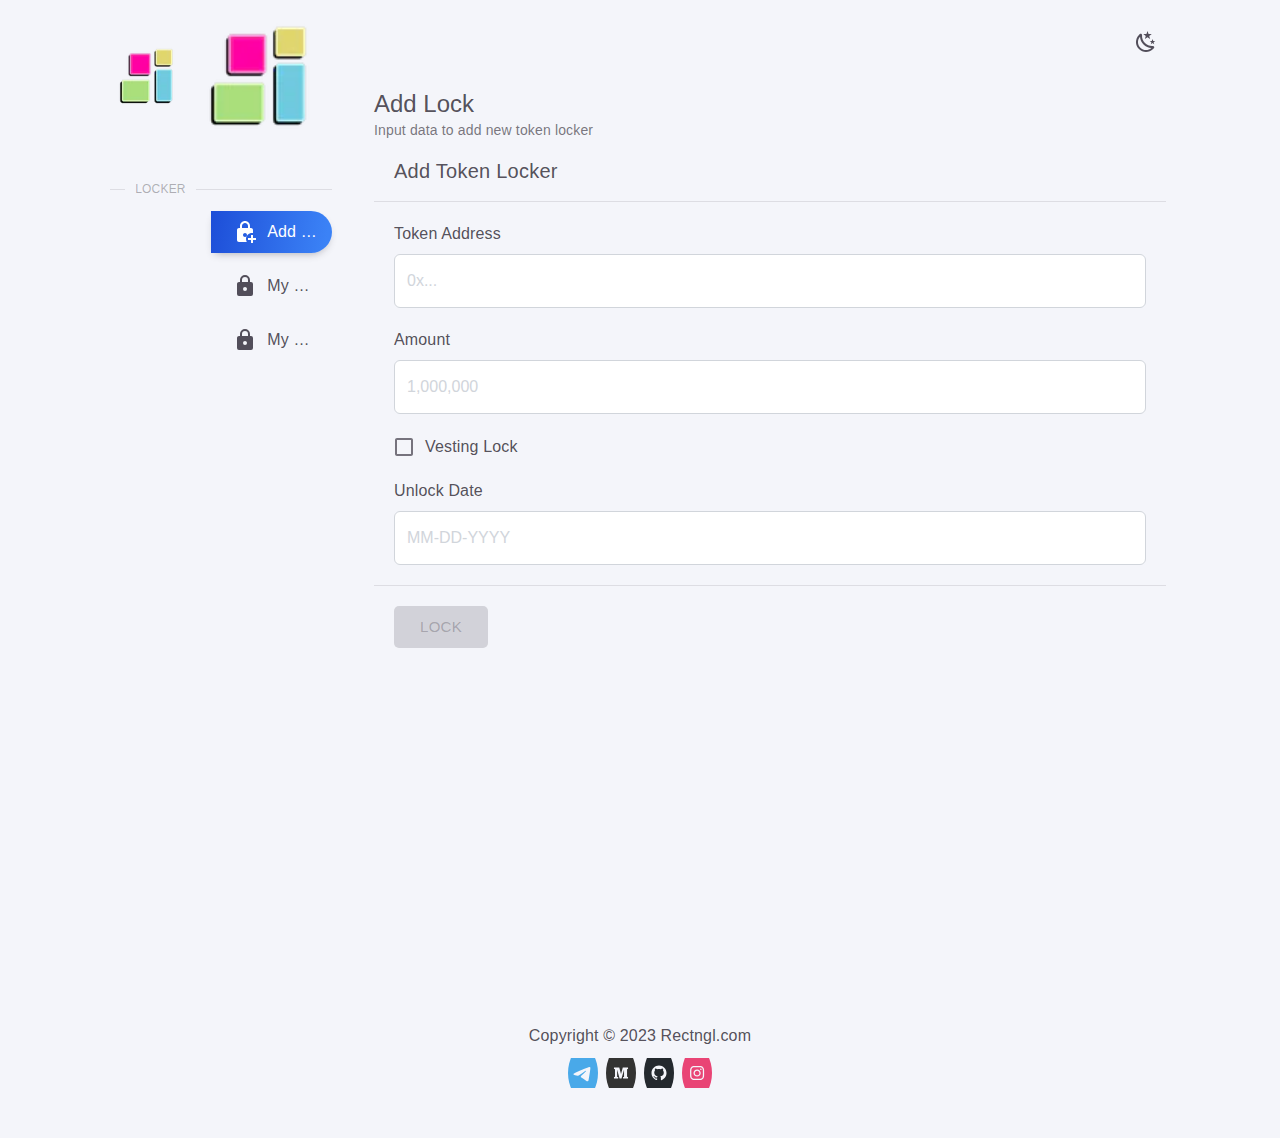
<file: index.html>
<!DOCTYPE html>
<html lang="en">

<head>
    <meta charSet="utf-8" />
    <meta name="keywords" content="The affordable and multi-chain locker liquidity solution" />
    <meta name="viewport" content="initial-scale=1, width=device-width" />
    <title>Rectngl | Dashboard - Add Lock</title>
    <meta name="robots" content="follow, index" />
    <meta content="The affordable and multi-chain locker liquidity solution" name="description" />
    <meta property="og:url" content="https://rectngl.com/dashboard/" />
    <link rel="canonical" href="https://rectngl.com/dashboard/" />
    <meta property="og:type" content="website" />
    <meta property="og:site_name" content="Dashboard - Add Lock" />
    <meta property="og:description" content="The affordable and multi-chain locker liquidity solution" />
    <meta property="og:title" content="Rectngl | Dashboard - Add Lock" />
    <meta name="image" property="og:image" content="https://rectngl.com/images/bckimg.jpg" />
    <meta name="twitter:card" content="summary_large_image" />
    <meta name="twitter:title" content="Rectngl | Dashboard - Add Lock" />
    <meta name="twitter:description" content="The affordable and multi-chain locker liquidity solution" />
    <meta name="twitter:image" content="https://rectngl.com/images/bckimg.jpg" />
    <link rel="apple-touch-icon" sizes="180x180" href="/favicon/apple-touch-icon.png" />
    <link rel="icon" type="image/png" sizes="32x32" href="/favicon/favicon-32x32.png" />
    <link rel="icon" type="image/png" sizes="16x16" href="/favicon/favicon-16x16.png" />
    <link rel="manifest" href="/favicon/site.webmanifest" />
    <link rel="mask-icon" href="/favicon/safari-pinned-tab.svg" color="#00e887" />
    <link rel="shortcut icon" href="/favicon/favicon.ico" />
    <meta name="msapplication-TileColor" content="#ffffff" />
    <meta name="msapplication-config" content="/favicon/browserconfig.xml" />
    <meta name="theme-color" content="#ffffff" />
    <meta name="next-head-count" content="26" />
    <link rel="preload" href="/fonts/inter-var-latin.woff2" as="font" type="font/woff2" crossorigin="anonymous" />
    <link rel="preload" href="/_next/static/css/8215ac2fe0c67ebb.css" as="style" />
    <link rel="stylesheet" href="/_next/static/css/8215ac2fe0c67ebb.css" data-n-g="" />
    <link rel="preload" href="/_next/static/css/30fd6dae99bf48e4.css" as="style" />
    <link rel="stylesheet" href="/_next/static/css/30fd6dae99bf48e4.css" data-n-p="" /><noscript data-n-css=""></noscript>
    <script defer="" nomodule="" src="/_next/static/chunks/polyfills-c67a75d1b6f99dc8.js"></script>
    <script src="/_next/static/chunks/webpack-d52315cf06cf307c.js" defer=""></script>
    <script src="/_next/static/chunks/framework-73b8966a3c579ab0.js" defer=""></script>
    <script src="/_next/static/chunks/main-97415fc6cc80246b.js" defer=""></script>
    <script src="/_next/static/chunks/pages/_app-23eaad8e90e7b843.js" defer=""></script>
    <script src="/_next/static/chunks/79-fabb301d0e613787.js" defer=""></script>
    <script src="/_next/static/chunks/681-d870401ecb7c9730.js" defer=""></script>
    <script src="/_next/static/chunks/198-3777fd0c9e7812b2.js" defer=""></script>
    <script src="/_next/static/chunks/497-120c131caf994e4e.js" defer=""></script>
    <script src="/_next/static/chunks/pages/dashboard-25904e5eebe1b02b.js" defer=""></script>
    <script src="/_next/static/Ey44yfsiRp0GQs-qNdhda/_buildManifest.js" defer=""></script>
    <script src="/_next/static/Ey44yfsiRp0GQs-qNdhda/_ssgManifest.js" defer=""></script>
    <style data-emotion="css-global 0"></style>
    <style data-emotion="css-global 1446tso">
        html {
            -webkit-font-smoothing: antialiased;
            -moz-osx-font-smoothing: grayscale;
            box-sizing: border-box;
            -webkit-text-size-adjust: 100%;
        }

        *,
        *::before,
        *::after {
            box-sizing: inherit;
        }

        strong,
        b {
            font-weight: 700;
        }

        body {
            margin: 0;
            color: rgba(58, 53, 65, 0.87);
            font-family: Inter, sans-serif, -apple-system, BlinkMacSystemFont, "Segoe UI", Roboto, "Helvetica Neue", Arial, sans-serif, "Apple Color Emoji", "Segoe UI Emoji", "Segoe UI Symbol";
            font-weight: 400;
            font-size: 1rem;
            line-height: 1.5;
            letter-spacing: 0.15px;
            background-color: #F4F5FA;
        }

        @media print {
            body {
                background-color: #FFF;
            }
        }

        body::backdrop {
            background-color: #F4F5FA;
        }
    </style>
    <style data-emotion="css-global anuvt4">
        .ps__rail-y {
            z-index: 1;
            right: 0 !important;
            left: auto !important;
        }

        .ps__rail-y:hover,
        .ps__rail-y:focus,
        .ps__rail-y.ps--clicking {
            background-color: #E4E5EB !important;
        }

        .ps__rail-y .ps__thumb-y {
            right: 3px !important;
            left: auto !important;
            background-color: #C2C4D1 !important;
        }

        .layout-vertical-nav .ps__rail-y .ps__thumb-y {
            width: 4px;
            background-color: #C2C4D1 !important;
        }

        .layout-vertical-nav .ps__rail-y:hover,
        .layout-vertical-nav .ps__rail-y:focus,
        .layout-vertical-nav .ps__rail-y.ps--clicking {
            background-color: transparent !important;
        }

        .layout-vertical-nav .ps__rail-y:hover .ps__thumb-y,
        .layout-vertical-nav .ps__rail-y:focus .ps__thumb-y,
        .layout-vertical-nav .ps__rail-y.ps--clicking .ps__thumb-y {
            width: 6px;
        }

        #nprogress {
            pointer-events: none;
        }

        #nprogress .bar {
            left: 0;
            top: 0;
            height: 3px;
            width: 100%;
            z-index: 2000;
            position: fixed;
            background-color: #3b82f6;
        }
    </style>
    <style data-emotion="css uinsfl agsicw 14dfcda zwaj9g 5k1n1y ku0lyd phkwyt 1t0xf0p 102l5x0 1jj11xz rykvey 1mjhz9d 1e88jm1 qe5jmm m3llm0 f4apo4 vubbuv v86rxk 1vq8avp 34b9xr 1omfavb 6h6gtn 12d2mry 10kuq41 s8crcf zyg32b oooqfj 1wxaqej f2gabn 4yvesp h2qpui 15j76c0 891gu0 11qjisw 5epnr8 xfjw6h 12evlce 1g0g456 1eabqmd 1t3csw4 1m9pwf3 11l6ixd 1hlxhdc o2td5y jt5oj2 sdi5m0 t9sz35">
        .css-uinsfl {
            height: 100%;
            display: -webkit-box;
            display: -webkit-flex;
            display: -ms-flexbox;
            display: flex;
        }

        .css-agsicw {
            -webkit-flex: 0 0 auto;
            -ms-flex: 0 0 auto;
            flex: 0 0 auto;
            overflow-x: hidden;
            -webkit-transition: width .25s ease-in-out;
            transition: width .25s ease-in-out;
            width: 260px;
        }

        .css-agsicw ul {
            list-style: none;
        }

        .css-agsicw .MuiListItem-gutters {
            padding-left: 4px;
            padding-right: 4px;
        }

        .css-agsicw .MuiDrawer-paper {
            left: unset;
            right: unset;
            overflow-x: hidden;
            -webkit-transition: width .25s ease-in-out, box-shadow .25s ease-in-out;
            transition: width .25s ease-in-out, box-shadow .25s ease-in-out;
        }

        .css-agsicw .MuiDrawer-paper {
            border-right: 0px solid;
            background-color: #F4F5FA;
        }

        .css-14dfcda {
            background-color: #FFF;
            color: rgba(58, 53, 65, 0.87);
            -webkit-transition: box-shadow 300ms cubic-bezier(0.4, 0, 0.2, 1) 0ms;
            transition: box-shadow 300ms cubic-bezier(0.4, 0, 0.2, 1) 0ms;
            box-shadow: none;
            background-image: none;
            overflow-y: auto;
            display: -webkit-box;
            display: -webkit-flex;
            display: -ms-flexbox;
            display: flex;
            -webkit-flex-direction: column;
            -ms-flex-direction: column;
            flex-direction: column;
            height: 100%;
            -webkit-flex: 1 0 auto;
            -ms-flex: 1 0 auto;
            flex: 1 0 auto;
            z-index: 1200;
            -webkit-overflow-scrolling: touch;
            position: fixed;
            top: 0;
            outline: 0;
            left: 0;
            border-right: 1px solid rgba(58, 53, 65, 0.12);
            width: 260px;
        }

        .css-zwaj9g {
            display: -webkit-box;
            display: -webkit-flex;
            display: -ms-flexbox;
            display: flex;
            -webkit-align-items: center;
            -webkit-box-align: center;
            -ms-flex-align: center;
            align-items: center;
            -webkit-box-pack: justify;
            -webkit-justify-content: space-between;
            justify-content: space-between;
            padding-right: 1.125rem;
            -webkit-transition: padding .25s ease-in-out;
            transition: padding .25s ease-in-out;
            min-height: 64px;
            padding-left: 0.75rem;
        }

        .css-5k1n1y {
            display: -webkit-box;
            display: -webkit-flex;
            display: -ms-flexbox;
            display: flex;
            -webkit-align-items: center;
            -webkit-box-align: center;
            -ms-flex-align: center;
            align-items: center;
            -webkit-text-decoration: none;
            text-decoration: none;
        }

        .css-ku0lyd {
            top: 50px;
            left: -8px;
            z-index: 2;
            height: 75px;
            display: none;
            position: absolute;
            pointer-events: none;
            width: calc(100% + 15px);
            background: linear-gradient(#F4F5FA 40%, rgba(244, 245, 250, 0.1) 95%, rgba(244, 245, 250, 0.05));
        }

        .css-ku0lyd.d-block {
            display: block;
        }

        .css-phkwyt {
            height: 100%;
            position: relative;
            overflow: hidden;
            padding-left: 0.75rem;
        }

        .css-1t0xf0p {
            height: 100%;
            display: -webkit-box;
            display: -webkit-flex;
            display: -ms-flexbox;
            display: flex;
            -webkit-flex-direction: column;
            -ms-flex-direction: column;
            flex-direction: column;
            -webkit-box-pack: justify;
            -webkit-justify-content: space-between;
            justify-content: space-between;
            padding-left: 0.5rem;
        }

        .css-102l5x0 {
            list-style: none;
            margin: 0;
            padding: 0;
            position: relative;
            padding-top: 8px;
            padding-bottom: 8px;
            -webkit-transition: padding .25s ease;
            transition: padding .25s ease;
            padding-right: 1.125rem;
        }

        .css-1jj11xz {
            box-sizing: border-box;
            line-height: 48px;
            list-style: none;
            color: rgba(58, 53, 65, 0.68);
            font-family: Inter, sans-serif, -apple-system, BlinkMacSystemFont, "Segoe UI", Roboto, "Helvetica Neue", Arial, sans-serif, "Apple Color Emoji", "Segoe UI Emoji", "Segoe UI Symbol";
            font-weight: 500;
            font-size: 0.875rem;
            padding-left: 16px;
            padding-right: 16px;
            position: -webkit-sticky;
            position: sticky;
            top: 0;
            z-index: 1;
            background-color: #FFF;
            font-weight: 600;
            text-transform: uppercase;
            color: rgba(58, 53, 65, 0.87);
            line-height: 1;
            display: -webkit-box;
            display: -webkit-flex;
            display: -ms-flexbox;
            display: flex;
            position: relative;
            margin-top: 1.75rem;
            margin-bottom: 0.5rem;
            background-color: transparent;
            -webkit-transition: padding-left .25s ease-in-out;
            transition: padding-left .25s ease-in-out;
            padding-left: 0rem;
            padding-right: 0rem;
            padding-top: 0.4375rem;
            padding-bottom: 0.4375rem;
            color: rgba(58, 53, 65, 0.38);
        }

        .css-1jj11xz .MuiDivider-root:before,
        .css-1jj11xz .MuiDivider-root:after,
        .css-1jj11xz hr {
            border-color: rgba(58, 53, 65, 0.12);
        }

        .css-rykvey {
            margin: 0;
            -webkit-flex-shrink: 0;
            -ms-flex-negative: 0;
            flex-shrink: 0;
            border-width: 0;
            border-style: solid;
            border-color: rgba(58, 53, 65, 0.12);
            border-bottom-width: thin;
            display: -webkit-box;
            display: -webkit-flex;
            display: -ms-flexbox;
            display: flex;
            white-space: nowrap;
            text-align: center;
            border: 0;
            margin: 0.5rem 0;
            margin: 0rem;
            width: 100%;
            line-height: normal;
            text-transform: uppercase;
        }

        .css-rykvey::before,
        .css-rykvey::after {
            position: relative;
            width: 100%;
            border-top: thin solid rgba(58, 53, 65, 0.12);
            top: 50%;
            content: "";
            -webkit-transform: translateY(50%);
            -moz-transform: translateY(50%);
            -ms-transform: translateY(50%);
            transform: translateY(50%);
        }

        .css-rykvey::before {
            width: 10%;
        }

        .css-rykvey::after {
            width: 90%;
        }

        .css-rykvey:before,
        .css-rykvey:after {
            top: 7px;
            -webkit-transform: none;
            -moz-transform: none;
            -ms-transform: none;
            transform: none;
        }

        .css-rykvey .MuiDivider-wrapper {
            padding-left: 0.625rem;
            padding-right: 0.625rem;
            font-size: 0.75rem;
            letter-spacing: 0.21px;
        }

        .css-1mjhz9d {
            display: inline-block;
            padding-left: calc(0.25rem * 1.2);
            padding-right: calc(0.25rem * 1.2);
        }

        .css-1e88jm1 {
            margin: 0;
            font-family: Inter, sans-serif, -apple-system, BlinkMacSystemFont, "Segoe UI", Roboto, "Helvetica Neue", Arial, sans-serif, "Apple Color Emoji", "Segoe UI Emoji", "Segoe UI Symbol";
            font-weight: 400;
            font-size: 1rem;
            line-height: 1.5;
            letter-spacing: 0.15px;
            color: rgba(58, 53, 65, 0.87);
            overflow: hidden;
            text-overflow: ellipsis;
            white-space: nowrap;
            font-size: 0.75rem;
            line-height: normal;
            letter-spacing: 0.21px;
            text-transform: uppercase;
            color: rgba(58, 53, 65, 0.38);
            font-weight: 500;
        }

        .css-qe5jmm {
            display: -webkit-box;
            display: -webkit-flex;
            display: -ms-flexbox;
            display: flex;
            -webkit-box-pack: start;
            -ms-flex-pack: start;
            -webkit-justify-content: flex-start;
            justify-content: flex-start;
            -webkit-align-items: center;
            -webkit-box-align: center;
            -ms-flex-align: center;
            align-items: center;
            position: relative;
            -webkit-text-decoration: none;
            text-decoration: none;
            width: 100%;
            box-sizing: border-box;
            text-align: left;
            margin-top: 0.375rem;
            padding-left: 0 !important;
            padding-right: 0 !important;
        }

        .css-qe5jmm.Mui-focusVisible {
            background-color: rgba(58, 53, 65, 0.12);
        }

        .css-qe5jmm.Mui-selected {
            background-color: rgba(59, 130, 246, 0.08);
        }

        .css-qe5jmm.Mui-selected.Mui-focusVisible {
            background-color: rgba(59, 130, 246, 0.2);
        }

        .css-qe5jmm.Mui-disabled {
            opacity: 0.38;
        }

        .css-m3llm0 {
            display: -webkit-inline-box;
            display: -webkit-inline-flex;
            display: -ms-inline-flexbox;
            display: inline-flex;
            -webkit-align-items: center;
            -webkit-box-align: center;
            -ms-flex-align: center;
            align-items: center;
            -webkit-box-pack: center;
            -ms-flex-pack: center;
            -webkit-justify-content: center;
            justify-content: center;
            position: relative;
            box-sizing: border-box;
            -webkit-tap-highlight-color: transparent;
            background-color: transparent;
            outline: 0;
            border: 0;
            margin: 0;
            border-radius: 0;
            padding: 0;
            cursor: pointer;
            -webkit-user-select: none;
            -moz-user-select: none;
            -ms-user-select: none;
            user-select: none;
            vertical-align: middle;
            -moz-appearance: none;
            -webkit-appearance: none;
            -webkit-text-decoration: none;
            text-decoration: none;
            color: inherit;
            display: -webkit-box;
            display: -webkit-flex;
            display: -ms-flexbox;
            display: flex;
            -webkit-box-flex: 1;
            -webkit-flex-grow: 1;
            -ms-flex-positive: 1;
            flex-grow: 1;
            -webkit-box-pack: start;
            -ms-flex-pack: start;
            -webkit-justify-content: flex-start;
            justify-content: flex-start;
            -webkit-align-items: center;
            -webkit-box-align: center;
            -ms-flex-align: center;
            align-items: center;
            position: relative;
            -webkit-text-decoration: none;
            text-decoration: none;
            min-width: 0;
            box-sizing: border-box;
            text-align: left;
            padding-top: 8px;
            padding-bottom: 8px;
            -webkit-transition: background-color 150ms cubic-bezier(0.4, 0, 0.2, 1) 0ms;
            transition: background-color 150ms cubic-bezier(0.4, 0, 0.2, 1) 0ms;
            padding-left: 16px;
            padding-right: 16px;
            width: 100%;
            border-top-right-radius: 100px;
            border-bottom-right-radius: 100px;
            color: rgba(58, 53, 65, 0.87);
            padding: 0.5625rem 0.875rem;
            -webkit-transition: opacity .25s ease-in-out;
            transition: opacity .25s ease-in-out;
            padding-left: 1.375rem;
            cursor: pointer;
        }

        .css-m3llm0::-moz-focus-inner {
            border-style: none;
        }

        .css-m3llm0.Mui-disabled {
            pointer-events: none;
            cursor: default;
        }

        @media print {
            .css-m3llm0 {
                -webkit-print-color-adjust: exact;
                color-adjust: exact;
            }
        }

        .css-m3llm0:hover {
            -webkit-text-decoration: none;
            text-decoration: none;
            background-color: rgba(58, 53, 65, 0.04);
        }

        @media (hover: none) {
            .css-m3llm0:hover {
                background-color: transparent;
            }
        }

        .css-m3llm0.Mui-selected {
            background-color: rgba(59, 130, 246, 0.08);
        }

        .css-m3llm0.Mui-selected.Mui-focusVisible {
            background-color: rgba(59, 130, 246, 0.2);
        }

        .css-m3llm0.Mui-selected:hover {
            background-color: rgba(59, 130, 246, 0.12);
        }

        @media (hover: none) {
            .css-m3llm0.Mui-selected:hover {
                background-color: rgba(59, 130, 246, 0.08);
            }
        }

        .css-m3llm0.Mui-focusVisible {
            background-color: rgba(58, 53, 65, 0.12);
        }

        .css-m3llm0.Mui-disabled {
            opacity: 0.38;
        }

        .css-m3llm0.active,
        .css-m3llm0.active:hover {
            box-shadow: 0px 4px 8px -4px rgba(58, 53, 65, 0.42);
            background-image: linear-gradient(98deg, #1d4ed8, #3b82f6 94%);
        }

        .css-m3llm0.active .MuiTypography-root,
        .css-m3llm0.active .MuiSvgIcon-root {
            color: #FFF !important;
        }

        .css-f4apo4 {
            min-width: 56px;
            color: rgba(58, 53, 65, 0.54);
            -webkit-flex-shrink: 0;
            -ms-flex-negative: 0;
            flex-shrink: 0;
            display: -webkit-inline-box;
            display: -webkit-inline-flex;
            display: -ms-inline-flexbox;
            display: inline-flex;
            min-width: 0;
            margin-right: 0.5625rem;
            color: rgba(58, 53, 65, 0.68);
            margin-right: 0.625rem;
            color: rgba(58, 53, 65, 0.87);
            -webkit-transition: margin .25s ease-in-out;
            transition: margin .25s ease-in-out;
        }

        .css-vubbuv {
            -webkit-user-select: none;
            -moz-user-select: none;
            -ms-user-select: none;
            user-select: none;
            width: 1em;
            height: 1em;
            display: inline-block;
            fill: currentColor;
            -webkit-flex-shrink: 0;
            -ms-flex-negative: 0;
            flex-shrink: 0;
            -webkit-transition: fill 200ms cubic-bezier(0.4, 0, 0.2, 1) 0ms;
            transition: fill 200ms cubic-bezier(0.4, 0, 0.2, 1) 0ms;
            font-size: 1.5rem;
        }

        .css-v86rxk {
            width: 100%;
            display: -webkit-box;
            display: -webkit-flex;
            display: -ms-flexbox;
            display: flex;
            -webkit-align-items: center;
            -webkit-box-align: center;
            -ms-flex-align: center;
            align-items: center;
            -webkit-box-pack: justify;
            -webkit-justify-content: space-between;
            justify-content: space-between;
            -webkit-transition: opacity .25s ease-in-out;
            transition: opacity .25s ease-in-out;
            overflow: hidden;
        }

        .css-1vq8avp {
            margin: 0;
            font-family: Inter, sans-serif, -apple-system, BlinkMacSystemFont, "Segoe UI", Roboto, "Helvetica Neue", Arial, sans-serif, "Apple Color Emoji", "Segoe UI Emoji", "Segoe UI Symbol";
            font-weight: 400;
            font-size: 1rem;
            line-height: 1.5;
            letter-spacing: 0.15px;
            color: rgba(58, 53, 65, 0.87);
            overflow: hidden;
            text-overflow: ellipsis;
            white-space: nowrap;
        }

        .css-34b9xr {
            -webkit-box-flex: 1;
            -webkit-flex-grow: 1;
            -ms-flex-positive: 1;
            flex-grow: 1;
            min-width: 0;
            display: -webkit-box;
            display: -webkit-flex;
            display: -ms-flexbox;
            display: flex;
            min-height: 100vh;
            -webkit-flex-direction: column;
            -ms-flex-direction: column;
            flex-direction: column;
        }

        .css-1omfavb {
            background-color: #FFF;
            color: rgba(58, 53, 65, 0.87);
            -webkit-transition: box-shadow 300ms cubic-bezier(0.4, 0, 0.2, 1) 0ms;
            transition: box-shadow 300ms cubic-bezier(0.4, 0, 0.2, 1) 0ms;
            box-shadow: none;
            background-image: none;
            display: -webkit-box;
            display: -webkit-flex;
            display: -ms-flexbox;
            display: flex;
            -webkit-flex-direction: column;
            -ms-flex-direction: column;
            flex-direction: column;
            width: 100%;
            box-sizing: border-box;
            -webkit-flex-shrink: 0;
            -ms-flex-negative: 0;
            flex-shrink: 0;
            position: static;
            background-color: #F5F5F5;
            color: rgba(0, 0, 0, 0.87);
            -webkit-transition: none;
            transition: none;
            -webkit-align-items: center;
            -webkit-box-align: center;
            -ms-flex-align: center;
            align-items: center;
            -webkit-box-pack: center;
            -ms-flex-pack: center;
            -webkit-justify-content: center;
            justify-content: center;
            padding: 0rem 1.5rem;
            background-color: transparent;
            color: rgba(58, 53, 65, 0.87);
            min-height: 64px;
        }

        @media (max-width:599.95px) {
            .css-1omfavb {
                padding-left: 1rem;
                padding-right: 1rem;
            }
        }

        .css-6h6gtn {
            position: relative;
            display: -webkit-box;
            display: -webkit-flex;
            display: -ms-flexbox;
            display: flex;
            -webkit-align-items: center;
            -webkit-box-align: center;
            -ms-flex-align: center;
            align-items: center;
            padding-left: 0.5rem;
            padding-right: 0.5rem;
            min-height: 64px;
            width: 100%;
            border-bottom-left-radius: 10px;
            border-bottom-right-radius: 10px;
            padding: 0rem !important;
            min-height: 64px !important;
            -webkit-transition: padding .25s ease-in-out, box-shadow .25s ease-in-out, backdrop-filter .25s ease-in-out, background-color .25s ease-in-out;
            transition: padding .25s ease-in-out, box-shadow .25s ease-in-out, backdrop-filter .25s ease-in-out, background-color .25s ease-in-out;
        }

        @media (min-width:600px) {
            .css-6h6gtn {
                padding-left: 0.75rem;
                padding-right: 0.75rem;
            }
        }

        @media (min-width:1440px) {
            .css-6h6gtn {
                max-width: calc(1440px - 1.5rem * 2);
            }
        }

        .css-12d2mry {
            width: 100%;
            display: -webkit-box;
            display: -webkit-flex;
            display: -ms-flexbox;
            display: flex;
            -webkit-align-items: center;
            -webkit-box-align: center;
            -ms-flex-align: center;
            align-items: center;
            -webkit-box-pack: justify;
            -webkit-justify-content: space-between;
            justify-content: space-between;
        }

        .css-10kuq41 {
            margin-right: 0.5rem;
            display: -webkit-box;
            display: -webkit-flex;
            display: -ms-flexbox;
            display: flex;
            -webkit-align-items: center;
            -webkit-box-align: center;
            -ms-flex-align: center;
            align-items: center;
        }

        .css-s8crcf {
            display: -webkit-inline-box;
            display: -webkit-inline-flex;
            display: -ms-inline-flexbox;
            display: inline-flex;
            -webkit-align-items: center;
            -webkit-box-align: center;
            -ms-flex-align: center;
            align-items: center;
            -webkit-box-pack: center;
            -ms-flex-pack: center;
            -webkit-justify-content: center;
            justify-content: center;
            position: relative;
            box-sizing: border-box;
            -webkit-tap-highlight-color: transparent;
            background-color: transparent;
            outline: 0;
            border: 0;
            margin: 0;
            border-radius: 0;
            padding: 0;
            cursor: pointer;
            -webkit-user-select: none;
            -moz-user-select: none;
            -ms-user-select: none;
            user-select: none;
            vertical-align: middle;
            -moz-appearance: none;
            -webkit-appearance: none;
            -webkit-text-decoration: none;
            text-decoration: none;
            color: inherit;
            text-align: center;
            -webkit-flex: 0 0 auto;
            -ms-flex: 0 0 auto;
            flex: 0 0 auto;
            font-size: 1.5rem;
            padding: 8px;
            border-radius: 50%;
            overflow: visible;
            color: rgba(58, 53, 65, 0.54);
            -webkit-transition: background-color 150ms cubic-bezier(0.4, 0, 0.2, 1) 0ms;
            transition: background-color 150ms cubic-bezier(0.4, 0, 0.2, 1) 0ms;
            color: inherit;
        }

        .css-s8crcf::-moz-focus-inner {
            border-style: none;
        }

        .css-s8crcf.Mui-disabled {
            pointer-events: none;
            cursor: default;
        }

        @media print {
            .css-s8crcf {
                -webkit-print-color-adjust: exact;
                color-adjust: exact;
            }
        }

        .css-s8crcf:hover {
            background-color: rgba(58, 53, 65, 0.04);
        }

        @media (hover: none) {
            .css-s8crcf:hover {
                background-color: transparent;
            }
        }

        .css-s8crcf.Mui-disabled {
            background-color: transparent;
            color: rgba(58, 53, 65, 0.3);
        }

        .css-zyg32b {
            -webkit-box-flex: 1;
            -webkit-flex-grow: 1;
            -ms-flex-positive: 1;
            flex-grow: 1;
            width: 100%;
            padding: 1.5rem;
            -webkit-transition: padding .25s ease-in-out;
            transition: padding .25s ease-in-out;
            margin-left: auto;
            margin-right: auto;
        }

        @media (max-width:599.95px) {
            .css-zyg32b {
                padding-left: 1rem;
                padding-right: 1rem;
            }
        }

        @media (min-width:1200px) {
            .css-zyg32b {
                max-width: 100%;
            }
        }

        @media (min-width:1440px) {
            .css-zyg32b {
                max-width: 1440px;
            }
        }

        .css-oooqfj .react-datepicker-popper {
            z-index: 5;
        }

        .css-oooqfj .react-datepicker-wrapper {
            width: 100%;
        }

        .css-oooqfj .react-datepicker {
            border: none;
            box-shadow: 0px 4px 5px -2px rgba(58, 53, 65, 0.2), 0px 7px 10px 1px rgba(58, 53, 65, 0.14), 0px 2px 16px 1px rgba(58, 53, 65, 0.12);
            padding: 0.5rem 0rem;
            color: rgba(58, 53, 65, 0.87);
            border-radius: 6px;
            font-family: Inter, sans-serif, -apple-system, BlinkMacSystemFont, "Segoe UI", Roboto, "Helvetica Neue", Arial, sans-serif, "Apple Color Emoji", "Segoe UI Emoji", "Segoe UI Symbol";
            background-color: #FFF;
        }

        .css-oooqfj .react-datepicker .react-datepicker__header {
            padding: 0;
            border: none;
            font-weight: normal;
            background-color: #FFF;
        }

        .css-oooqfj .react-datepicker .react-datepicker__header .react-datepicker__day-name {
            margin: 0;
        }

        .css-oooqfj .react-datepicker .react-datepicker-year-header {
            line-height: 2.1;
            margin-bottom: 0.5rem;
            color: rgba(58, 53, 65, 0.87);
        }

        .css-oooqfj .react-datepicker .react-datepicker__triangle {
            display: none;
        }

        .css-oooqfj .react-datepicker>.react-datepicker__navigation {
            top: 0.75rem;
        }

        .css-oooqfj .react-datepicker>.react-datepicker__navigation.react-datepicker__navigation--previous {
            border: none;
            background-image: url('data:image/svg+xml,%3Csvg xmlns=\'http://www.w3.org/2000/svg\' style=\'width:24px;height:24px\' viewBox=\'0 0 24 24\'%3E%3Cpath fill=\'rgba(58, 53, 65, 0.68)\' d=\'M15.41,16.58L10.83,12L15.41,7.41L14,6L8,12L14,18L15.41,16.58Z\' /%3E%3C/svg%3E');
            height: 24px;
            width: 24px;
        }

        .css-oooqfj .react-datepicker>.react-datepicker__navigation.react-datepicker__navigation--previous .react-datepicker__navigation-icon {
            display: none;
        }

        .css-oooqfj .react-datepicker>.react-datepicker__navigation.react-datepicker__navigation--next {
            border: none;
            background-image: url('data:image/svg+xml,%3Csvg xmlns=\'http://www.w3.org/2000/svg\' style=\'width:24px;height:24px\' viewBox=\'0 0 24 24\'%3E%3Cpath fill=\'rgba(58, 53, 65, 0.68)\' d=\'M8.59,16.58L13.17,12L8.59,7.41L10,6L16,12L10,18L8.59,16.58Z\' /%3E%3C/svg%3E');
            height: 24px;
            width: 24px;
        }

        .css-oooqfj .react-datepicker>.react-datepicker__navigation.react-datepicker__navigation--next .react-datepicker__navigation-icon {
            display: none;
        }

        .css-oooqfj .react-datepicker>.react-datepicker__navigation.react-datepicker__navigation--next--with-time {
            right: 122px;
        }

        .css-oooqfj .react-datepicker>.react-datepicker__navigation:focus,
        .css-oooqfj .react-datepicker>.react-datepicker__navigation:active {
            outline: 0;
        }

        .css-oooqfj .react-datepicker .react-datepicker__current-month {
            line-height: 2.1;
            font-size: 1rem;
            font-weight: normal;
            letter-spacing: 0.15px;
            margin-bottom: 0.5rem;
            color: rgba(58, 53, 65, 0.87);
        }

        .css-oooqfj .react-datepicker .react-datepicker__day-name {
            line-height: 1.5;
            width: 2.25rem;
            font-size: 0.75rem;
            letter-spacing: 0.4px;
            color: rgba(58, 53, 65, 0.68);
        }

        .css-oooqfj .react-datepicker .react-datepicker__day {
            margin: 0;
            width: 2.25rem;
            line-height: 2.75;
            height: 2.25rem;
            border-radius: 50%;
            color: rgba(58, 53, 65, 0.87);
        }

        .css-oooqfj .react-datepicker .react-datepicker__day.react-datepicker__day--selected,
        .css-oooqfj .react-datepicker .react-datepicker__day.react-datepicker__day--keyboard-selected {
            color: #FFF;
            background-color: #3b82f6 !important;
        }

        .css-oooqfj .react-datepicker .react-datepicker__day.react-datepicker__day--in-range,
        .css-oooqfj .react-datepicker .react-datepicker__day.react-datepicker__day--in-selecting-range {
            border-radius: 0;
            color: #3b82f6;
            background-color: rgba(59, 130, 246, 0.06) !important;
        }

        .css-oooqfj .react-datepicker .react-datepicker__day.react-datepicker__day--in-range:empty,
        .css-oooqfj .react-datepicker .react-datepicker__day.react-datepicker__day--in-selecting-range:empty {
            background-color: transparent !important;
        }

        .css-oooqfj .react-datepicker .react-datepicker__day.react-datepicker__day--selected.react-datepicker__day--in-selecting-range.react-datepicker__day--selecting-range-start,
        .css-oooqfj .react-datepicker .react-datepicker__day.react-datepicker__day--selected.react-datepicker__day--range-start.react-datepicker__day--in-range,
        .css-oooqfj .react-datepicker .react-datepicker__day.react-datepicker__day--range-start {
            border-top-left-radius: 50%;
            border-bottom-left-radius: 50%;
            color: #FFF;
            background-color: #3b82f6 !important;
        }

        .css-oooqfj .react-datepicker .react-datepicker__day.react-datepicker__day--range-end {
            border-top-right-radius: 50%;
            border-bottom-right-radius: 50%;
            color: #FFF;
            background-color: #3b82f6 !important;
        }

        .css-oooqfj .react-datepicker .react-datepicker__day:focus,
        .css-oooqfj .react-datepicker .react-datepicker__day:active {
            outline: 0;
        }

        .css-oooqfj .react-datepicker .react-datepicker__day.react-datepicker__day--outside-month {
            height: auto;
        }

        .css-oooqfj .react-datepicker .react-datepicker__day.react-datepicker__day--outside-month,
        .css-oooqfj .react-datepicker .react-datepicker__day.react-datepicker__day--disabled:not(.react-datepicker__day--selected) {
            color: rgba(58, 53, 65, 0.38);
        }

        .css-oooqfj .react-datepicker .react-datepicker__day.react-datepicker__day--outside-month:hover,
        .css-oooqfj .react-datepicker .react-datepicker__day.react-datepicker__day--disabled:not(.react-datepicker__day--selected):hover {
            background-color: transparent;
        }

        .css-oooqfj .react-datepicker .react-datepicker__day.react-datepicker__day--highlighted,
        .css-oooqfj .react-datepicker .react-datepicker__day.react-datepicker__day--highlighted:hover {
            color: #56CA00;
            background-color: rgba(86, 202, 0, 0.12);
        }

        .css-oooqfj .react-datepicker .react-datepicker__day.react-datepicker__day--today {
            font-weight: normal;
        }

        .css-oooqfj .react-datepicker .react-datepicker__header__dropdown .react-datepicker__month-dropdown-container:not(:last-child) {
            margin-right: 2rem;
        }

        .css-oooqfj .react-datepicker .react-datepicker__header__dropdown .react-datepicker__month-dropdown-container,
        .css-oooqfj .react-datepicker .react-datepicker__header__dropdown .react-datepicker__year-dropdown-container {
            margin-bottom: 1rem;
        }

        .css-oooqfj .react-datepicker .react-datepicker__header__dropdown .react-datepicker__month-read-view--selected-month,
        .css-oooqfj .react-datepicker .react-datepicker__header__dropdown .react-datepicker__year-read-view--selected-year {
            font-size: 0.875rem;
            margin-right: 0.25rem;
            color: rgba(58, 53, 65, 0.87);
        }

        .css-oooqfj .react-datepicker .react-datepicker__header__dropdown .react-datepicker__month-read-view:hover .react-datepicker__month-read-view--down-arrow,
        .css-oooqfj .react-datepicker .react-datepicker__header__dropdown .react-datepicker__year-read-view:hover .react-datepicker__year-read-view--down-arrow {
            border-top-color: rgba(58, 53, 65, 0.68);
            border-right-color: rgba(58, 53, 65, 0.68);
        }

        .css-oooqfj .react-datepicker .react-datepicker__header__dropdown .react-datepicker__month-read-view--down-arrow,
        .css-oooqfj .react-datepicker .react-datepicker__header__dropdown .react-datepicker__year-read-view--down-arrow {
            top: 4px;
            border-top-color: rgba(58, 53, 65, 0.38);
            border-right-color: rgba(58, 53, 65, 0.38);
        }

        .css-oooqfj .react-datepicker .react-datepicker__header__dropdown .react-datepicker__month-dropdown,
        .css-oooqfj .react-datepicker .react-datepicker__header__dropdown .react-datepicker__year-dropdown {
            padding-top: 0.375rem;
            padding-bottom: 0.375rem;
            border-color: rgba(58, 53, 65, 0.12);
            border-radius: 6px;
            background-color: #FFF;
            box-shadow: 0px 5px 5px -3px rgba(58, 53, 65, 0.2), 0px 8px 10px 1px rgba(58, 53, 65, 0.14), 0px 3px 14px 2px rgba(58, 53, 65, 0.12);
        }

        .css-oooqfj .react-datepicker .react-datepicker__header__dropdown .react-datepicker__month-option,
        .css-oooqfj .react-datepicker .react-datepicker__header__dropdown .react-datepicker__year-option {
            padding-top: 0.125rem;
            padding-bottom: 0.125rem;
        }

        .css-oooqfj .react-datepicker .react-datepicker__header__dropdown .react-datepicker__month-option:hover,
        .css-oooqfj .react-datepicker .react-datepicker__header__dropdown .react-datepicker__year-option:hover {
            background-color: rgba(58, 53, 65, 0.04);
        }

        .css-oooqfj .react-datepicker .react-datepicker__header__dropdown .react-datepicker__month-option.react-datepicker__month-option--selected_month {
            background-color: rgba(59, 130, 246, 0.08);
        }

        .css-oooqfj .react-datepicker .react-datepicker__header__dropdown .react-datepicker__month-option.react-datepicker__month-option--selected_month:hover {
            background-color: rgba(59, 130, 246, 0.12);
        }

        .css-oooqfj .react-datepicker .react-datepicker__header__dropdown .react-datepicker__month-option.react-datepicker__month-option--selected_month .react-datepicker__month-option--selected {
            display: none;
        }

        .css-oooqfj .react-datepicker .react-datepicker__header__dropdown .react-datepicker__year-option.react-datepicker__year-option--selected_year {
            background-color: rgba(59, 130, 246, 0.08);
        }

        .css-oooqfj .react-datepicker .react-datepicker__header__dropdown .react-datepicker__year-option.react-datepicker__year-option--selected_year:hover {
            background-color: rgba(59, 130, 246, 0.12);
        }

        .css-oooqfj .react-datepicker .react-datepicker__header__dropdown .react-datepicker__year-option.react-datepicker__year-option--selected_year .react-datepicker__year-option--selected {
            display: none;
        }

        .css-oooqfj .react-datepicker .react-datepicker__header__dropdown .react-datepicker__year-option .react-datepicker__navigation--years-upcoming {
            width: 9px;
            height: 9px;
            border-style: solid;
            border-width: 3px 3px 0 0;
            -webkit-transform: rotate(-45deg);
            -moz-transform: rotate(-45deg);
            -ms-transform: rotate(-45deg);
            transform: rotate(-45deg);
            border-top-color: rgba(58, 53, 65, 0.38);
            border-right-color: rgba(58, 53, 65, 0.38);
            margin: 0.6875rem auto 0rem;
        }

        .css-oooqfj .react-datepicker .react-datepicker__header__dropdown .react-datepicker__year-option:hover .react-datepicker__navigation--years-upcoming {
            border-top-color: rgba(58, 53, 65, 0.68);
            border-right-color: rgba(58, 53, 65, 0.68);
        }

        .css-oooqfj .react-datepicker .react-datepicker__header__dropdown .react-datepicker__year-option .react-datepicker__navigation--years-previous {
            width: 9px;
            height: 9px;
            border-style: solid;
            border-width: 0 0 3px 3px;
            -webkit-transform: rotate(-45deg);
            -moz-transform: rotate(-45deg);
            -ms-transform: rotate(-45deg);
            transform: rotate(-45deg);
            border-left-color: rgba(58, 53, 65, 0.38);
            border-bottom-color: rgba(58, 53, 65, 0.38);
            margin: 0rem auto 0.6875rem;
        }

        .css-oooqfj .react-datepicker .react-datepicker__header__dropdown .react-datepicker__year-option:hover .react-datepicker__navigation--years-previous {
            border-left-color: rgba(58, 53, 65, 0.68);
            border-bottom-color: rgba(58, 53, 65, 0.68);
        }

        .css-oooqfj .react-datepicker .react-datepicker__month {
            margin-top: 0.75rem;
        }

        @media (max-width:599.95px) {
            .css-oooqfj .react-datepicker .react-datepicker__month {
                margin-left: 0;
                margin-right: 0;
                margin-bottom: 0;
            }
        }

        .css-oooqfj .react-datepicker .react-datepicker__month .react-datepicker__month-text,
        .css-oooqfj .react-datepicker .react-datepicker__year .react-datepicker__month-text,
        .css-oooqfj .react-datepicker .react-datepicker__month .react-datepicker__year-text,
        .css-oooqfj .react-datepicker .react-datepicker__year .react-datepicker__year-text,
        .css-oooqfj .react-datepicker .react-datepicker__month .react-datepicker__quarter-text,
        .css-oooqfj .react-datepicker .react-datepicker__year .react-datepicker__quarter-text {
            height: 2rem;
            -webkit-align-items: center;
            -webkit-box-align: center;
            -ms-flex-align: center;
            align-items: center;
            display: -webkit-inline-box;
            display: -webkit-inline-flex;
            display: -ms-inline-flexbox;
            display: inline-flex;
            -webkit-box-pack: center;
            -ms-flex-pack: center;
            -webkit-justify-content: center;
            justify-content: center;
        }

        .css-oooqfj .react-datepicker .react-datepicker__month .react-datepicker__month-text:hover,
        .css-oooqfj .react-datepicker .react-datepicker__year .react-datepicker__month-text:hover,
        .css-oooqfj .react-datepicker .react-datepicker__month .react-datepicker__year-text:hover,
        .css-oooqfj .react-datepicker .react-datepicker__year .react-datepicker__year-text:hover,
        .css-oooqfj .react-datepicker .react-datepicker__month .react-datepicker__quarter-text:hover,
        .css-oooqfj .react-datepicker .react-datepicker__year .react-datepicker__quarter-text:hover {
            border-radius: 6px;
        }

        .css-oooqfj .react-datepicker .react-datepicker__month .react-datepicker__month-text:focus,
        .css-oooqfj .react-datepicker .react-datepicker__year .react-datepicker__month-text:focus,
        .css-oooqfj .react-datepicker .react-datepicker__month .react-datepicker__year-text:focus,
        .css-oooqfj .react-datepicker .react-datepicker__year .react-datepicker__year-text:focus,
        .css-oooqfj .react-datepicker .react-datepicker__month .react-datepicker__quarter-text:focus,
        .css-oooqfj .react-datepicker .react-datepicker__year .react-datepicker__quarter-text:focus,
        .css-oooqfj .react-datepicker .react-datepicker__month .react-datepicker__month-text:active,
        .css-oooqfj .react-datepicker .react-datepicker__year .react-datepicker__month-text:active,
        .css-oooqfj .react-datepicker .react-datepicker__month .react-datepicker__year-text:active,
        .css-oooqfj .react-datepicker .react-datepicker__year .react-datepicker__year-text:active,
        .css-oooqfj .react-datepicker .react-datepicker__month .react-datepicker__quarter-text:active,
        .css-oooqfj .react-datepicker .react-datepicker__year .react-datepicker__quarter-text:active {
            outline: 0;
        }

        .css-oooqfj .react-datepicker .react-datepicker__month .react-datepicker__quarter--selected,
        .css-oooqfj .react-datepicker .react-datepicker__year .react-datepicker__quarter--selected,
        .css-oooqfj .react-datepicker .react-datepicker__month .react-datepicker__year-text--selected,
        .css-oooqfj .react-datepicker .react-datepicker__year .react-datepicker__year-text--selected,
        .css-oooqfj .react-datepicker .react-datepicker__month .react-datepicker__month--selected,
        .css-oooqfj .react-datepicker .react-datepicker__year .react-datepicker__month--selected,
        .css-oooqfj .react-datepicker .react-datepicker__month .react-datepicker__quarter-text--keyboard-selected,
        .css-oooqfj .react-datepicker .react-datepicker__year .react-datepicker__quarter-text--keyboard-selected,
        .css-oooqfj .react-datepicker .react-datepicker__month .react-datepicker__month-text--keyboard-selected,
        .css-oooqfj .react-datepicker .react-datepicker__year .react-datepicker__month-text--keyboard-selected,
        .css-oooqfj .react-datepicker .react-datepicker__month .react-datepicker__year-text--keyboard-selected,
        .css-oooqfj .react-datepicker .react-datepicker__year .react-datepicker__year-text--keyboard-selected {
            color: #FFF;
            border-radius: 6px;
            background-color: #3b82f6 !important;
        }

        .css-oooqfj .react-datepicker .react-datepicker__month .react-datepicker__week-number,
        .css-oooqfj .react-datepicker .react-datepicker__year .react-datepicker__week-number {
            font-weight: 600;
            color: rgba(58, 53, 65, 0.87);
        }

        .css-oooqfj .react-datepicker .react-datepicker__year-wrapper {
            max-width: 205px;
            -webkit-box-pack: center;
            -ms-flex-pack: center;
            -webkit-justify-content: center;
            justify-content: center;
        }

        .css-oooqfj .react-datepicker .react-datepicker__input-time-container {
            display: -webkit-box;
            display: -webkit-flex;
            display: -ms-flexbox;
            display: flex;
            -webkit-align-items: center;
            -webkit-box-align: center;
            -ms-flex-align: center;
            align-items: center;
        }

        .css-oooqfj .react-datepicker .react-datepicker__today-button {
            border-radius: 1rem;
            margin: 0 1rem 0.3rem;
            color: #FFF;
            background-color: #3b82f6;
        }

        .css-oooqfj .react-datepicker .react-datepicker__time-container {
            border-left-color: rgba(58, 53, 65, 0.12);
        }

        .css-oooqfj .react-datepicker.react-datepicker--time-only,
        .css-oooqfj .react-datepicker .react-datepicker__time-container {
            width: 7rem;
            padding: 0.3rem 0rem;
        }

        .css-oooqfj .react-datepicker.react-datepicker--time-only .react-datepicker-time__header,
        .css-oooqfj .react-datepicker .react-datepicker__time-container .react-datepicker-time__header {
            margin-bottom: 0.75rem;
            color: rgba(58, 53, 65, 0.87);
            font-size: 0.875rem;
        }

        .css-oooqfj .react-datepicker.react-datepicker--time-only .react-datepicker__time,
        .css-oooqfj .react-datepicker .react-datepicker__time-container .react-datepicker__time {
            background: #FFF;
        }

        .css-oooqfj .react-datepicker.react-datepicker--time-only .react-datepicker__time .react-datepicker__time-box .react-datepicker__time-list-item--disabled,
        .css-oooqfj .react-datepicker .react-datepicker__time-container .react-datepicker__time .react-datepicker__time-box .react-datepicker__time-list-item--disabled {
            color: rgba(58, 53, 65, 0.38);
        }

        .css-oooqfj .react-datepicker.react-datepicker--time-only .react-datepicker__time-list-item,
        .css-oooqfj .react-datepicker .react-datepicker__time-container .react-datepicker__time-list-item {
            line-height: 1.75;
            height: auto !important;
            margin-left: 0.8rem;
            margin-right: 0.3rem;
            color: rgba(58, 53, 65, 0.87);
            border-radius: 6px;
        }

        .css-oooqfj .react-datepicker.react-datepicker--time-only .react-datepicker__time-list-item:focus,
        .css-oooqfj .react-datepicker .react-datepicker__time-container .react-datepicker__time-list-item:focus,
        .css-oooqfj .react-datepicker.react-datepicker--time-only .react-datepicker__time-list-item:active,
        .css-oooqfj .react-datepicker .react-datepicker__time-container .react-datepicker__time-list-item:active {
            outline: 0;
        }

        .css-oooqfj .react-datepicker.react-datepicker--time-only .react-datepicker__time-list-item:hover,
        .css-oooqfj .react-datepicker .react-datepicker__time-container .react-datepicker__time-list-item:hover {
            background-color: rgba(58, 53, 65, 0.04) !important;
        }

        .css-oooqfj .react-datepicker.react-datepicker--time-only .react-datepicker__time-list-item.react-datepicker__time-list-item--selected,
        .css-oooqfj .react-datepicker .react-datepicker__time-container .react-datepicker__time-list-item.react-datepicker__time-list-item--selected {
            color: #FFF !important;
            background-color: #3b82f6 !important;
        }

        .css-oooqfj .react-datepicker.react-datepicker--time-only .react-datepicker__time-box,
        .css-oooqfj .react-datepicker .react-datepicker__time-container .react-datepicker__time-box {
            width: 100%;
        }

        .css-oooqfj .react-datepicker.react-datepicker--time-only .react-datepicker__time-list::-webkit-scrollbar,
        .css-oooqfj .react-datepicker .react-datepicker__time-container .react-datepicker__time-list::-webkit-scrollbar {
            width: 8px;
        }

        .css-oooqfj .react-datepicker.react-datepicker--time-only .react-datepicker__time-list::-webkit-scrollbar-track,
        .css-oooqfj .react-datepicker .react-datepicker__time-container .react-datepicker__time-list::-webkit-scrollbar-track {
            background: #FFF;
        }

        .css-oooqfj .react-datepicker.react-datepicker--time-only .react-datepicker__time-list::-webkit-scrollbar-thumb,
        .css-oooqfj .react-datepicker .react-datepicker__time-container .react-datepicker__time-list::-webkit-scrollbar-thumb {
            background: #aaa;
            border-radius: 10px;
        }

        .css-oooqfj .react-datepicker.react-datepicker--time-only .react-datepicker__time-list::-webkit-scrollbar-thumb:hover,
        .css-oooqfj .react-datepicker .react-datepicker__time-container .react-datepicker__time-list::-webkit-scrollbar-thumb:hover {
            background: #999;
        }

        .css-oooqfj .react-datepicker.react-datepicker--time-only .react-datepicker__time-container {
            width: calc(7rem - 2px);
        }

        .css-oooqfj .react-datepicker .react-datepicker__day:hover,
        .css-oooqfj .react-datepicker .react-datepicker__month-text:hover,
        .css-oooqfj .react-datepicker .react-datepicker__quarter-text:hover,
        .css-oooqfj .react-datepicker .react-datepicker__year-text:hover {
            background-color: rgba(58, 53, 65, 0.04);
        }

        .css-oooqfj .react-datepicker__close-icon {
            padding-right: 1rem;
        }

        .css-oooqfj .react-datepicker__close-icon:after {
            width: unset;
            height: unset;
            font-size: 1.5rem;
            color: rgba(58, 53, 65, 0.87);
            background-color: transparent !important;
        }

        .css-1wxaqej {
            box-sizing: border-box;
            margin: 0;
            -webkit-flex-direction: row;
            -ms-flex-direction: row;
            flex-direction: row;
        }

        .css-f2gabn {
            margin: 0;
            font-family: Inter, sans-serif, -apple-system, BlinkMacSystemFont, "Segoe UI", Roboto, "Helvetica Neue", Arial, sans-serif, "Apple Color Emoji", "Segoe UI Emoji", "Segoe UI Symbol";
            font-weight: 500;
            font-size: 1.25rem;
            line-height: 1.334;
            letter-spacing: 0;
            color: rgba(58, 53, 65, 0.87);
        }

        @media (min-width:600px) {
            .css-f2gabn {
                font-size: 1.3118rem;
            }
        }

        @media (min-width:900px) {
            .css-f2gabn {
                font-size: 1.4993rem;
            }
        }

        @media (min-width:1200px) {
            .css-f2gabn {
                font-size: 1.4993rem;
            }
        }

        .css-4yvesp {
            margin: 0;
            font-family: Inter, sans-serif, -apple-system, BlinkMacSystemFont, "Segoe UI", Roboto, "Helvetica Neue", Arial, sans-serif, "Apple Color Emoji", "Segoe UI Emoji", "Segoe UI Symbol";
            font-weight: 400;
            font-size: 0.875rem;
            line-height: 1.5;
            letter-spacing: 0.15px;
            color: rgba(58, 53, 65, 0.68);
        }

        .css-h2qpui {
            box-sizing: border-box;
            display: -webkit-box;
            display: -webkit-flex;
            display: -ms-flexbox;
            display: flex;
            -webkit-box-flex-wrap: wrap;
            -webkit-flex-wrap: wrap;
            -ms-flex-wrap: wrap;
            flex-wrap: wrap;
            width: 100%;
            -webkit-flex-direction: row;
            -ms-flex-direction: row;
            flex-direction: row;
            margin-top: -1.5rem;
            width: calc(100% + 1.5rem);
            margin-left: -1.5rem;
        }

        .css-h2qpui>.MuiGrid-item {
            padding-top: 1.5rem;
        }

        .css-h2qpui>.MuiGrid-item {
            padding-left: 1.5rem;
        }

        .css-15j76c0 {
            box-sizing: border-box;
            margin: 0;
            -webkit-flex-direction: row;
            -ms-flex-direction: row;
            flex-direction: row;
            -webkit-flex-basis: 100%;
            -ms-flex-preferred-size: 100%;
            flex-basis: 100%;
            -webkit-box-flex: 0;
            -webkit-flex-grow: 0;
            -ms-flex-positive: 0;
            flex-grow: 0;
            max-width: 100%;
        }

        @media (min-width:600px) {
            .css-15j76c0 {
                -webkit-flex-basis: 100%;
                -ms-flex-preferred-size: 100%;
                flex-basis: 100%;
                -webkit-box-flex: 0;
                -webkit-flex-grow: 0;
                -ms-flex-positive: 0;
                flex-grow: 0;
                max-width: 100%;
            }
        }

        @media (min-width:900px) {
            .css-15j76c0 {
                -webkit-flex-basis: 100%;
                -ms-flex-preferred-size: 100%;
                flex-basis: 100%;
                -webkit-box-flex: 0;
                -webkit-flex-grow: 0;
                -ms-flex-positive: 0;
                flex-grow: 0;
                max-width: 100%;
            }
        }

        @media (min-width:1200px) {
            .css-15j76c0 {
                -webkit-flex-basis: 100%;
                -ms-flex-preferred-size: 100%;
                flex-basis: 100%;
                -webkit-box-flex: 0;
                -webkit-flex-grow: 0;
                -ms-flex-positive: 0;
                flex-grow: 0;
                max-width: 100%;
            }
        }

        @media (min-width:1536px) {
            .css-15j76c0 {
                -webkit-flex-basis: 100%;
                -ms-flex-preferred-size: 100%;
                flex-basis: 100%;
                -webkit-box-flex: 0;
                -webkit-flex-grow: 0;
                -ms-flex-positive: 0;
                flex-grow: 0;
                max-width: 100%;
            }
        }

        .css-891gu0 {
            display: -webkit-box;
            display: -webkit-flex;
            display: -ms-flexbox;
            display: flex;
            -webkit-align-items: center;
            -webkit-box-align: center;
            -ms-flex-align: center;
            align-items: center;
            padding: 16px;
            padding: 1.25rem;
        }

        .css-891gu0 .MuiCardHeader-title {
            line-height: 1;
            font-weight: 500;
            font-size: 1.25rem;
            letter-spacing: 0.0125em;
        }

        .css-891gu0 .MuiCardHeader-subheader {
            font-size: 0.875rem;
        }

        .css-891gu0+.MuiCardContent-root,
        .css-891gu0+.MuiCollapse-root .MuiCardContent-root {
            padding-top: 0;
        }

        .css-11qjisw {
            -webkit-flex: 1 1 auto;
            -ms-flex: 1 1 auto;
            flex: 1 1 auto;
        }

        .css-5epnr8 {
            margin: 0;
            font-family: Inter, sans-serif, -apple-system, BlinkMacSystemFont, "Segoe UI", Roboto, "Helvetica Neue", Arial, sans-serif, "Apple Color Emoji", "Segoe UI Emoji", "Segoe UI Symbol";
            font-weight: 500;
            font-size: 1.125rem;
            line-height: 1.6;
            letter-spacing: 0.15px;
            color: rgba(58, 53, 65, 0.87);
            display: block;
        }

        @media (min-width:600px) {
            .css-5epnr8 {
                font-size: 1.25rem;
            }
        }

        @media (min-width:900px) {
            .css-5epnr8 {
                font-size: 1.25rem;
            }
        }

        @media (min-width:1200px) {
            .css-5epnr8 {
                font-size: 1.25rem;
            }
        }

        .css-xfjw6h {
            margin: 0;
            -webkit-flex-shrink: 0;
            -ms-flex-negative: 0;
            flex-shrink: 0;
            border-width: 0;
            border-style: solid;
            border-color: rgba(58, 53, 65, 0.12);
            border-bottom-width: thin;
            margin: 0.5rem 0;
            margin: 0rem;
        }

        .css-12evlce {
            padding: 16px;
            padding: 1.25rem;
        }

        .css-12evlce:last-child {
            padding-bottom: 24px;
        }

        .css-12evlce+.MuiCardContent-root {
            padding-top: 0;
        }

        .css-12evlce:last-of-type {
            padding-bottom: 1.25rem;
        }

        .css-12evlce+.MuiCardActions-root {
            padding-top: 0;
        }

        .css-1g0g456 {
            box-sizing: border-box;
            display: -webkit-box;
            display: -webkit-flex;
            display: -ms-flexbox;
            display: flex;
            -webkit-box-flex-wrap: wrap;
            -webkit-flex-wrap: wrap;
            -ms-flex-wrap: wrap;
            flex-wrap: wrap;
            width: 100%;
            -webkit-flex-direction: row;
            -ms-flex-direction: row;
            flex-direction: row;
            margin-top: -1.25rem;
            width: calc(100% + 1.25rem);
            margin-left: -1.25rem;
        }

        .css-1g0g456>.MuiGrid-item {
            padding-top: 1.25rem;
        }

        .css-1g0g456>.MuiGrid-item {
            padding-left: 1.25rem;
        }

        .css-1eabqmd {
            display: -webkit-inline-box;
            display: -webkit-inline-flex;
            display: -ms-inline-flexbox;
            display: inline-flex;
            -webkit-align-items: center;
            -webkit-box-align: center;
            -ms-flex-align: center;
            align-items: center;
            cursor: pointer;
            vertical-align: middle;
            -webkit-tap-highlight-color: transparent;
            margin-left: -11px;
            margin-right: 16px;
        }

        .css-1eabqmd.Mui-disabled {
            cursor: default;
        }

        .css-1eabqmd .MuiFormControlLabel-label.Mui-disabled {
            color: rgba(58, 53, 65, 0.38);
        }

        .css-1eabqmd .MuiButtonBase-root {
            padding-top: 0rem;
            padding-bottom: 0rem;
        }

        .css-1t3csw4 {
            display: -webkit-inline-box;
            display: -webkit-inline-flex;
            display: -ms-inline-flexbox;
            display: inline-flex;
            -webkit-align-items: center;
            -webkit-box-align: center;
            -ms-flex-align: center;
            align-items: center;
            -webkit-box-pack: center;
            -ms-flex-pack: center;
            -webkit-justify-content: center;
            justify-content: center;
            position: relative;
            box-sizing: border-box;
            -webkit-tap-highlight-color: transparent;
            background-color: transparent;
            outline: 0;
            border: 0;
            margin: 0;
            border-radius: 0;
            padding: 0;
            cursor: pointer;
            -webkit-user-select: none;
            -moz-user-select: none;
            -ms-user-select: none;
            user-select: none;
            vertical-align: middle;
            -moz-appearance: none;
            -webkit-appearance: none;
            -webkit-text-decoration: none;
            text-decoration: none;
            color: inherit;
            padding: 9px;
            border-radius: 50%;
            color: rgba(58, 53, 65, 0.68);
        }

        .css-1t3csw4::-moz-focus-inner {
            border-style: none;
        }

        .css-1t3csw4.Mui-disabled {
            pointer-events: none;
            cursor: default;
        }

        @media print {
            .css-1t3csw4 {
                -webkit-print-color-adjust: exact;
                color-adjust: exact;
            }
        }

        .css-1t3csw4:hover {
            background-color: rgba(59, 130, 246, 0.04);
        }

        @media (hover: none) {
            .css-1t3csw4:hover {
                background-color: transparent;
            }
        }

        .css-1t3csw4.Mui-checked,
        .css-1t3csw4.MuiCheckbox-indeterminate {
            color: #3b82f6;
        }

        .css-1t3csw4.Mui-disabled {
            color: rgba(58, 53, 65, 0.3);
        }

        .css-1t3csw4.Mui-checked {
            color: rgb(59 130 246);
        }

        .css-1m9pwf3 {
            cursor: inherit;
            position: absolute;
            opacity: 0;
            width: 100%;
            height: 100%;
            top: 0;
            left: 0;
            margin: 0;
            padding: 0;
            z-index: 1;
        }

        .css-11l6ixd {
            margin: 0;
            font-family: Inter, sans-serif, -apple-system, BlinkMacSystemFont, "Segoe UI", Roboto, "Helvetica Neue", Arial, sans-serif, "Apple Color Emoji", "Segoe UI Emoji", "Segoe UI Symbol";
            font-weight: 400;
            font-size: 1rem;
            line-height: 1.5;
            letter-spacing: 0.15px;
            color: rgba(58, 53, 65, 0.87);
        }

        .css-1hlxhdc {
            display: -webkit-box;
            display: -webkit-flex;
            display: -ms-flexbox;
            display: flex;
            -webkit-align-items: center;
            -webkit-box-align: center;
            -ms-flex-align: center;
            align-items: center;
            padding: 8px;
            padding: 1.25rem;
        }

        .css-1hlxhdc>:not(:first-of-type) {
            margin-left: 8px;
        }

        .css-1hlxhdc.card-action-dense {
            padding: 0rem 0.625rem 0.625rem;
        }

        .MuiCard-root .MuiCardMedia-root+.css-1hlxhdc.card-action-dense {
            padding-top: 0.625rem;
        }

        .MuiCard-root .css-1hlxhdc.card-action-dense:first-of-type {
            padding-top: 1.25rem;
            padding-bottom: 1.25rem;
        }

        .MuiCard-root .css-1hlxhdc.card-action-dense:first-of-type+.MuiCardContent-root {
            padding-top: 0;
        }

        .MuiCard-root .css-1hlxhdc.card-action-dense:first-of-type+.MuiCardHeader-root {
            padding-top: 0;
        }

        .css-1hlxhdc .MuiButton-text {
            padding-left: 0.625rem;
            padding-right: 0.625rem;
        }

        .css-o2td5y {
            display: -webkit-inline-box;
            display: -webkit-inline-flex;
            display: -ms-inline-flexbox;
            display: inline-flex;
            -webkit-align-items: center;
            -webkit-box-align: center;
            -ms-flex-align: center;
            align-items: center;
            -webkit-box-pack: center;
            -ms-flex-pack: center;
            -webkit-justify-content: center;
            justify-content: center;
            position: relative;
            box-sizing: border-box;
            -webkit-tap-highlight-color: transparent;
            background-color: transparent;
            outline: 0;
            border: 0;
            margin: 0;
            border-radius: 0;
            padding: 0;
            cursor: pointer;
            -webkit-user-select: none;
            -moz-user-select: none;
            -ms-user-select: none;
            user-select: none;
            vertical-align: middle;
            -moz-appearance: none;
            -webkit-appearance: none;
            -webkit-text-decoration: none;
            text-decoration: none;
            color: inherit;
            font-family: Inter, sans-serif, -apple-system, BlinkMacSystemFont, "Segoe UI", Roboto, "Helvetica Neue", Arial, sans-serif, "Apple Color Emoji", "Segoe UI Emoji", "Segoe UI Symbol";
            font-weight: 500;
            font-size: 0.9375rem;
            line-height: 1.75;
            text-transform: uppercase;
            letter-spacing: 0.3px;
            color: #FFF;
            min-width: 64px;
            padding: 8px 22px;
            border-radius: 6px;
            -webkit-transition: background-color 250ms cubic-bezier(0.4, 0, 0.2, 1) 0ms, box-shadow 250ms cubic-bezier(0.4, 0, 0.2, 1) 0ms, border-color 250ms cubic-bezier(0.4, 0, 0.2, 1) 0ms, color 250ms cubic-bezier(0.4, 0, 0.2, 1) 0ms;
            transition: background-color 250ms cubic-bezier(0.4, 0, 0.2, 1) 0ms, box-shadow 250ms cubic-bezier(0.4, 0, 0.2, 1) 0ms, border-color 250ms cubic-bezier(0.4, 0, 0.2, 1) 0ms, color 250ms cubic-bezier(0.4, 0, 0.2, 1) 0ms;
            background-color: #3b82f6;
            box-shadow: 0px 3px 1px -2px rgba(58, 53, 65, 0.2), 0px 2px 2px 0px rgba(58, 53, 65, 0.14), 0px 1px 5px 0px rgba(58, 53, 65, 0.12);
            font-weight: 500;
            border-radius: 5px;
            line-height: 1.71;
            letter-spacing: 0.3px;
            padding: 0.46875rem 0.75rem;
            box-shadow: 0px 4px 8px -4px rgba(58, 53, 65, 0.42);
            padding: 0.46875rem 1.375rem;
            padding: 0.53125rem 1.375rem;
            margin-right: 0.5rem;
        }

        .css-o2td5y::-moz-focus-inner {
            border-style: none;
        }

        .css-o2td5y.Mui-disabled {
            pointer-events: none;
            cursor: default;
        }

        @media print {
            .css-o2td5y {
                -webkit-print-color-adjust: exact;
                color-adjust: exact;
            }
        }

        .css-o2td5y:hover {
            -webkit-text-decoration: none;
            text-decoration: none;
            background-color: #804BDF;
            box-shadow: 0px 6px 18px -8px rgba(58, 53, 65, 0.56);
        }

        @media (hover: none) {
            .css-o2td5y:hover {
                background-color: #3b82f6;
            }
        }

        .css-o2td5y:active {
            box-shadow: 0px 5px 5px -3px rgba(58, 53, 65, 0.2), 0px 8px 10px 1px rgba(58, 53, 65, 0.14), 0px 3px 14px 2px rgba(58, 53, 65, 0.12);
        }

        .css-o2td5y.Mui-focusVisible {
            box-shadow: 0px 2px 10px 0px rgba(58, 53, 65, 0.1);
        }

        .css-o2td5y.Mui-disabled {
            color: rgba(58, 53, 65, 0.3);
            box-shadow: none;
            background-color: rgba(58, 53, 65, 0.18);
        }

        .css-o2td5y.MuiButton-contained {
            padding: 0.53125rem 1.625rem;
        }

        .css-o2td5y.MuiButton-outlined {
            padding: 0.46875rem 1.5625rem;
        }

        .css-jt5oj2 {
            z-index: 11;
        }

        .css-jt5oj2 .react-datepicker-popper {
            z-index: 5;
        }

        .css-jt5oj2 .react-datepicker-wrapper {
            width: 100%;
        }

        .css-jt5oj2 .react-datepicker {
            border: none;
            box-shadow: 0px 4px 5px -2px rgba(58, 53, 65, 0.2), 0px 7px 10px 1px rgba(58, 53, 65, 0.14), 0px 2px 16px 1px rgba(58, 53, 65, 0.12);
            padding: 0.5rem 0rem;
            color: rgba(58, 53, 65, 0.87);
            border-radius: 6px;
            font-family: Inter, sans-serif, -apple-system, BlinkMacSystemFont, "Segoe UI", Roboto, "Helvetica Neue", Arial, sans-serif, "Apple Color Emoji", "Segoe UI Emoji", "Segoe UI Symbol";
            background-color: #FFF;
        }

        .css-jt5oj2 .react-datepicker .react-datepicker__header {
            padding: 0;
            border: none;
            font-weight: normal;
            background-color: #FFF;
        }

        .css-jt5oj2 .react-datepicker .react-datepicker__header .react-datepicker__day-name {
            margin: 0;
        }

        .css-jt5oj2 .react-datepicker .react-datepicker-year-header {
            line-height: 2.1;
            margin-bottom: 0.5rem;
            color: rgba(58, 53, 65, 0.87);
        }

        .css-jt5oj2 .react-datepicker .react-datepicker__triangle {
            display: none;
        }

        .css-jt5oj2 .react-datepicker>.react-datepicker__navigation {
            top: 0.75rem;
        }

        .css-jt5oj2 .react-datepicker>.react-datepicker__navigation.react-datepicker__navigation--previous {
            border: none;
            background-image: url('data:image/svg+xml,%3Csvg xmlns=\'http://www.w3.org/2000/svg\' style=\'width:24px;height:24px\' viewBox=\'0 0 24 24\'%3E%3Cpath fill=\'rgba(58, 53, 65, 0.68)\' d=\'M15.41,16.58L10.83,12L15.41,7.41L14,6L8,12L14,18L15.41,16.58Z\' /%3E%3C/svg%3E');
            height: 24px;
            width: 24px;
        }

        .css-jt5oj2 .react-datepicker>.react-datepicker__navigation.react-datepicker__navigation--previous .react-datepicker__navigation-icon {
            display: none;
        }

        .css-jt5oj2 .react-datepicker>.react-datepicker__navigation.react-datepicker__navigation--next {
            border: none;
            background-image: url('data:image/svg+xml,%3Csvg xmlns=\'http://www.w3.org/2000/svg\' style=\'width:24px;height:24px\' viewBox=\'0 0 24 24\'%3E%3Cpath fill=\'rgba(58, 53, 65, 0.68)\' d=\'M8.59,16.58L13.17,12L8.59,7.41L10,6L16,12L10,18L8.59,16.58Z\' /%3E%3C/svg%3E');
            height: 24px;
            width: 24px;
        }

        .css-jt5oj2 .react-datepicker>.react-datepicker__navigation.react-datepicker__navigation--next .react-datepicker__navigation-icon {
            display: none;
        }

        .css-jt5oj2 .react-datepicker>.react-datepicker__navigation.react-datepicker__navigation--next--with-time {
            right: 122px;
        }

        .css-jt5oj2 .react-datepicker>.react-datepicker__navigation:focus,
        .css-jt5oj2 .react-datepicker>.react-datepicker__navigation:active {
            outline: 0;
        }

        .css-jt5oj2 .react-datepicker .react-datepicker__current-month {
            line-height: 2.1;
            font-size: 1rem;
            font-weight: normal;
            letter-spacing: 0.15px;
            margin-bottom: 0.5rem;
            color: rgba(58, 53, 65, 0.87);
        }

        .css-jt5oj2 .react-datepicker .react-datepicker__day-name {
            line-height: 1.5;
            width: 2.25rem;
            font-size: 0.75rem;
            letter-spacing: 0.4px;
            color: rgba(58, 53, 65, 0.68);
        }

        .css-jt5oj2 .react-datepicker .react-datepicker__day {
            margin: 0;
            width: 2.25rem;
            line-height: 2.75;
            height: 2.25rem;
            border-radius: 50%;
            color: rgba(58, 53, 65, 0.87);
        }

        .css-jt5oj2 .react-datepicker .react-datepicker__day.react-datepicker__day--selected,
        .css-jt5oj2 .react-datepicker .react-datepicker__day.react-datepicker__day--keyboard-selected {
            color: #FFF;
            background-color: #3b82f6 !important;
        }

        .css-jt5oj2 .react-datepicker .react-datepicker__day.react-datepicker__day--in-range,
        .css-jt5oj2 .react-datepicker .react-datepicker__day.react-datepicker__day--in-selecting-range {
            border-radius: 0;
            color: #3b82f6;
            background-color: rgba(59, 130, 246, 0.06) !important;
        }

        .css-jt5oj2 .react-datepicker .react-datepicker__day.react-datepicker__day--in-range:empty,
        .css-jt5oj2 .react-datepicker .react-datepicker__day.react-datepicker__day--in-selecting-range:empty {
            background-color: transparent !important;
        }

        .css-jt5oj2 .react-datepicker .react-datepicker__day.react-datepicker__day--selected.react-datepicker__day--in-selecting-range.react-datepicker__day--selecting-range-start,
        .css-jt5oj2 .react-datepicker .react-datepicker__day.react-datepicker__day--selected.react-datepicker__day--range-start.react-datepicker__day--in-range,
        .css-jt5oj2 .react-datepicker .react-datepicker__day.react-datepicker__day--range-start {
            border-top-left-radius: 50%;
            border-bottom-left-radius: 50%;
            color: #FFF;
            background-color: #3b82f6 !important;
        }

        .css-jt5oj2 .react-datepicker .react-datepicker__day.react-datepicker__day--range-end {
            border-top-right-radius: 50%;
            border-bottom-right-radius: 50%;
            color: #FFF;
            background-color: #3b82f6 !important;
        }

        .css-jt5oj2 .react-datepicker .react-datepicker__day:focus,
        .css-jt5oj2 .react-datepicker .react-datepicker__day:active {
            outline: 0;
        }

        .css-jt5oj2 .react-datepicker .react-datepicker__day.react-datepicker__day--outside-month {
            height: auto;
        }

        .css-jt5oj2 .react-datepicker .react-datepicker__day.react-datepicker__day--outside-month,
        .css-jt5oj2 .react-datepicker .react-datepicker__day.react-datepicker__day--disabled:not(.react-datepicker__day--selected) {
            color: rgba(58, 53, 65, 0.38);
        }

        .css-jt5oj2 .react-datepicker .react-datepicker__day.react-datepicker__day--outside-month:hover,
        .css-jt5oj2 .react-datepicker .react-datepicker__day.react-datepicker__day--disabled:not(.react-datepicker__day--selected):hover {
            background-color: transparent;
        }

        .css-jt5oj2 .react-datepicker .react-datepicker__day.react-datepicker__day--highlighted,
        .css-jt5oj2 .react-datepicker .react-datepicker__day.react-datepicker__day--highlighted:hover {
            color: #56CA00;
            background-color: rgba(86, 202, 0, 0.12);
        }

        .css-jt5oj2 .react-datepicker .react-datepicker__day.react-datepicker__day--today {
            font-weight: normal;
        }

        .css-jt5oj2 .react-datepicker .react-datepicker__header__dropdown .react-datepicker__month-dropdown-container:not(:last-child) {
            margin-right: 2rem;
        }

        .css-jt5oj2 .react-datepicker .react-datepicker__header__dropdown .react-datepicker__month-dropdown-container,
        .css-jt5oj2 .react-datepicker .react-datepicker__header__dropdown .react-datepicker__year-dropdown-container {
            margin-bottom: 1rem;
        }

        .css-jt5oj2 .react-datepicker .react-datepicker__header__dropdown .react-datepicker__month-read-view--selected-month,
        .css-jt5oj2 .react-datepicker .react-datepicker__header__dropdown .react-datepicker__year-read-view--selected-year {
            font-size: 0.875rem;
            margin-right: 0.25rem;
            color: rgba(58, 53, 65, 0.87);
        }

        .css-jt5oj2 .react-datepicker .react-datepicker__header__dropdown .react-datepicker__month-read-view:hover .react-datepicker__month-read-view--down-arrow,
        .css-jt5oj2 .react-datepicker .react-datepicker__header__dropdown .react-datepicker__year-read-view:hover .react-datepicker__year-read-view--down-arrow {
            border-top-color: rgba(58, 53, 65, 0.68);
            border-right-color: rgba(58, 53, 65, 0.68);
        }

        .css-jt5oj2 .react-datepicker .react-datepicker__header__dropdown .react-datepicker__month-read-view--down-arrow,
        .css-jt5oj2 .react-datepicker .react-datepicker__header__dropdown .react-datepicker__year-read-view--down-arrow {
            top: 4px;
            border-top-color: rgba(58, 53, 65, 0.38);
            border-right-color: rgba(58, 53, 65, 0.38);
        }

        .css-jt5oj2 .react-datepicker .react-datepicker__header__dropdown .react-datepicker__month-dropdown,
        .css-jt5oj2 .react-datepicker .react-datepicker__header__dropdown .react-datepicker__year-dropdown {
            padding-top: 0.375rem;
            padding-bottom: 0.375rem;
            border-color: rgba(58, 53, 65, 0.12);
            border-radius: 6px;
            background-color: #FFF;
            box-shadow: 0px 5px 5px -3px rgba(58, 53, 65, 0.2), 0px 8px 10px 1px rgba(58, 53, 65, 0.14), 0px 3px 14px 2px rgba(58, 53, 65, 0.12);
        }

        .css-jt5oj2 .react-datepicker .react-datepicker__header__dropdown .react-datepicker__month-option,
        .css-jt5oj2 .react-datepicker .react-datepicker__header__dropdown .react-datepicker__year-option {
            padding-top: 0.125rem;
            padding-bottom: 0.125rem;
        }

        .css-jt5oj2 .react-datepicker .react-datepicker__header__dropdown .react-datepicker__month-option:hover,
        .css-jt5oj2 .react-datepicker .react-datepicker__header__dropdown .react-datepicker__year-option:hover {
            background-color: rgba(58, 53, 65, 0.04);
        }

        .css-jt5oj2 .react-datepicker .react-datepicker__header__dropdown .react-datepicker__month-option.react-datepicker__month-option--selected_month {
            background-color: rgba(59, 130, 246, 0.08);
        }

        .css-jt5oj2 .react-datepicker .react-datepicker__header__dropdown .react-datepicker__month-option.react-datepicker__month-option--selected_month:hover {
            background-color: rgba(59, 130, 246, 0.12);
        }

        .css-jt5oj2 .react-datepicker .react-datepicker__header__dropdown .react-datepicker__month-option.react-datepicker__month-option--selected_month .react-datepicker__month-option--selected {
            display: none;
        }

        .css-jt5oj2 .react-datepicker .react-datepicker__header__dropdown .react-datepicker__year-option.react-datepicker__year-option--selected_year {
            background-color: rgba(59, 130, 246, 0.08);
        }

        .css-jt5oj2 .react-datepicker .react-datepicker__header__dropdown .react-datepicker__year-option.react-datepicker__year-option--selected_year:hover {
            background-color: rgba(59, 130, 246, 0.12);
        }

        .css-jt5oj2 .react-datepicker .react-datepicker__header__dropdown .react-datepicker__year-option.react-datepicker__year-option--selected_year .react-datepicker__year-option--selected {
            display: none;
        }

        .css-jt5oj2 .react-datepicker .react-datepicker__header__dropdown .react-datepicker__year-option .react-datepicker__navigation--years-upcoming {
            width: 9px;
            height: 9px;
            border-style: solid;
            border-width: 3px 3px 0 0;
            -webkit-transform: rotate(-45deg);
            -moz-transform: rotate(-45deg);
            -ms-transform: rotate(-45deg);
            transform: rotate(-45deg);
            border-top-color: rgba(58, 53, 65, 0.38);
            border-right-color: rgba(58, 53, 65, 0.38);
            margin: 0.6875rem auto 0rem;
        }

        .css-jt5oj2 .react-datepicker .react-datepicker__header__dropdown .react-datepicker__year-option:hover .react-datepicker__navigation--years-upcoming {
            border-top-color: rgba(58, 53, 65, 0.68);
            border-right-color: rgba(58, 53, 65, 0.68);
        }

        .css-jt5oj2 .react-datepicker .react-datepicker__header__dropdown .react-datepicker__year-option .react-datepicker__navigation--years-previous {
            width: 9px;
            height: 9px;
            border-style: solid;
            border-width: 0 0 3px 3px;
            -webkit-transform: rotate(-45deg);
            -moz-transform: rotate(-45deg);
            -ms-transform: rotate(-45deg);
            transform: rotate(-45deg);
            border-left-color: rgba(58, 53, 65, 0.38);
            border-bottom-color: rgba(58, 53, 65, 0.38);
            margin: 0rem auto 0.6875rem;
        }

        .css-jt5oj2 .react-datepicker .react-datepicker__header__dropdown .react-datepicker__year-option:hover .react-datepicker__navigation--years-previous {
            border-left-color: rgba(58, 53, 65, 0.68);
            border-bottom-color: rgba(58, 53, 65, 0.68);
        }

        .css-jt5oj2 .react-datepicker .react-datepicker__month {
            margin-top: 0.75rem;
        }

        @media (max-width:599.95px) {
            .css-jt5oj2 .react-datepicker .react-datepicker__month {
                margin-left: 0;
                margin-right: 0;
                margin-bottom: 0;
            }
        }

        .css-jt5oj2 .react-datepicker .react-datepicker__month .react-datepicker__month-text,
        .css-jt5oj2 .react-datepicker .react-datepicker__year .react-datepicker__month-text,
        .css-jt5oj2 .react-datepicker .react-datepicker__month .react-datepicker__year-text,
        .css-jt5oj2 .react-datepicker .react-datepicker__year .react-datepicker__year-text,
        .css-jt5oj2 .react-datepicker .react-datepicker__month .react-datepicker__quarter-text,
        .css-jt5oj2 .react-datepicker .react-datepicker__year .react-datepicker__quarter-text {
            height: 2rem;
            -webkit-align-items: center;
            -webkit-box-align: center;
            -ms-flex-align: center;
            align-items: center;
            display: -webkit-inline-box;
            display: -webkit-inline-flex;
            display: -ms-inline-flexbox;
            display: inline-flex;
            -webkit-box-pack: center;
            -ms-flex-pack: center;
            -webkit-justify-content: center;
            justify-content: center;
        }

        .css-jt5oj2 .react-datepicker .react-datepicker__month .react-datepicker__month-text:hover,
        .css-jt5oj2 .react-datepicker .react-datepicker__year .react-datepicker__month-text:hover,
        .css-jt5oj2 .react-datepicker .react-datepicker__month .react-datepicker__year-text:hover,
        .css-jt5oj2 .react-datepicker .react-datepicker__year .react-datepicker__year-text:hover,
        .css-jt5oj2 .react-datepicker .react-datepicker__month .react-datepicker__quarter-text:hover,
        .css-jt5oj2 .react-datepicker .react-datepicker__year .react-datepicker__quarter-text:hover {
            border-radius: 6px;
        }

        .css-jt5oj2 .react-datepicker .react-datepicker__month .react-datepicker__month-text:focus,
        .css-jt5oj2 .react-datepicker .react-datepicker__year .react-datepicker__month-text:focus,
        .css-jt5oj2 .react-datepicker .react-datepicker__month .react-datepicker__year-text:focus,
        .css-jt5oj2 .react-datepicker .react-datepicker__year .react-datepicker__year-text:focus,
        .css-jt5oj2 .react-datepicker .react-datepicker__month .react-datepicker__quarter-text:focus,
        .css-jt5oj2 .react-datepicker .react-datepicker__year .react-datepicker__quarter-text:focus,
        .css-jt5oj2 .react-datepicker .react-datepicker__month .react-datepicker__month-text:active,
        .css-jt5oj2 .react-datepicker .react-datepicker__year .react-datepicker__month-text:active,
        .css-jt5oj2 .react-datepicker .react-datepicker__month .react-datepicker__year-text:active,
        .css-jt5oj2 .react-datepicker .react-datepicker__year .react-datepicker__year-text:active,
        .css-jt5oj2 .react-datepicker .react-datepicker__month .react-datepicker__quarter-text:active,
        .css-jt5oj2 .react-datepicker .react-datepicker__year .react-datepicker__quarter-text:active {
            outline: 0;
        }

        .css-jt5oj2 .react-datepicker .react-datepicker__month .react-datepicker__quarter--selected,
        .css-jt5oj2 .react-datepicker .react-datepicker__year .react-datepicker__quarter--selected,
        .css-jt5oj2 .react-datepicker .react-datepicker__month .react-datepicker__year-text--selected,
        .css-jt5oj2 .react-datepicker .react-datepicker__year .react-datepicker__year-text--selected,
        .css-jt5oj2 .react-datepicker .react-datepicker__month .react-datepicker__month--selected,
        .css-jt5oj2 .react-datepicker .react-datepicker__year .react-datepicker__month--selected,
        .css-jt5oj2 .react-datepicker .react-datepicker__month .react-datepicker__quarter-text--keyboard-selected,
        .css-jt5oj2 .react-datepicker .react-datepicker__year .react-datepicker__quarter-text--keyboard-selected,
        .css-jt5oj2 .react-datepicker .react-datepicker__month .react-datepicker__month-text--keyboard-selected,
        .css-jt5oj2 .react-datepicker .react-datepicker__year .react-datepicker__month-text--keyboard-selected,
        .css-jt5oj2 .react-datepicker .react-datepicker__month .react-datepicker__year-text--keyboard-selected,
        .css-jt5oj2 .react-datepicker .react-datepicker__year .react-datepicker__year-text--keyboard-selected {
            color: #FFF;
            border-radius: 6px;
            background-color: #3b82f6 !important;
        }

        .css-jt5oj2 .react-datepicker .react-datepicker__month .react-datepicker__week-number,
        .css-jt5oj2 .react-datepicker .react-datepicker__year .react-datepicker__week-number {
            font-weight: 600;
            color: rgba(58, 53, 65, 0.87);
        }

        .css-jt5oj2 .react-datepicker .react-datepicker__year-wrapper {
            max-width: 205px;
            -webkit-box-pack: center;
            -ms-flex-pack: center;
            -webkit-justify-content: center;
            justify-content: center;
        }

        .css-jt5oj2 .react-datepicker .react-datepicker__input-time-container {
            display: -webkit-box;
            display: -webkit-flex;
            display: -ms-flexbox;
            display: flex;
            -webkit-align-items: center;
            -webkit-box-align: center;
            -ms-flex-align: center;
            align-items: center;
        }

        .css-jt5oj2 .react-datepicker .react-datepicker__today-button {
            border-radius: 1rem;
            margin: 0 1rem 0.3rem;
            color: #FFF;
            background-color: #3b82f6;
        }

        .css-jt5oj2 .react-datepicker .react-datepicker__time-container {
            border-left-color: rgba(58, 53, 65, 0.12);
        }

        .css-jt5oj2 .react-datepicker.react-datepicker--time-only,
        .css-jt5oj2 .react-datepicker .react-datepicker__time-container {
            width: 7rem;
            padding: 0.3rem 0rem;
        }

        .css-jt5oj2 .react-datepicker.react-datepicker--time-only .react-datepicker-time__header,
        .css-jt5oj2 .react-datepicker .react-datepicker__time-container .react-datepicker-time__header {
            margin-bottom: 0.75rem;
            color: rgba(58, 53, 65, 0.87);
            font-size: 0.875rem;
        }

        .css-jt5oj2 .react-datepicker.react-datepicker--time-only .react-datepicker__time,
        .css-jt5oj2 .react-datepicker .react-datepicker__time-container .react-datepicker__time {
            background: #FFF;
        }

        .css-jt5oj2 .react-datepicker.react-datepicker--time-only .react-datepicker__time .react-datepicker__time-box .react-datepicker__time-list-item--disabled,
        .css-jt5oj2 .react-datepicker .react-datepicker__time-container .react-datepicker__time .react-datepicker__time-box .react-datepicker__time-list-item--disabled {
            color: rgba(58, 53, 65, 0.38);
        }

        .css-jt5oj2 .react-datepicker.react-datepicker--time-only .react-datepicker__time-list-item,
        .css-jt5oj2 .react-datepicker .react-datepicker__time-container .react-datepicker__time-list-item {
            line-height: 1.75;
            height: auto !important;
            margin-left: 0.8rem;
            margin-right: 0.3rem;
            color: rgba(58, 53, 65, 0.87);
            border-radius: 6px;
        }

        .css-jt5oj2 .react-datepicker.react-datepicker--time-only .react-datepicker__time-list-item:focus,
        .css-jt5oj2 .react-datepicker .react-datepicker__time-container .react-datepicker__time-list-item:focus,
        .css-jt5oj2 .react-datepicker.react-datepicker--time-only .react-datepicker__time-list-item:active,
        .css-jt5oj2 .react-datepicker .react-datepicker__time-container .react-datepicker__time-list-item:active {
            outline: 0;
        }

        .css-jt5oj2 .react-datepicker.react-datepicker--time-only .react-datepicker__time-list-item:hover,
        .css-jt5oj2 .react-datepicker .react-datepicker__time-container .react-datepicker__time-list-item:hover {
            background-color: rgba(58, 53, 65, 0.04) !important;
        }

        .css-jt5oj2 .react-datepicker.react-datepicker--time-only .react-datepicker__time-list-item.react-datepicker__time-list-item--selected,
        .css-jt5oj2 .react-datepicker .react-datepicker__time-container .react-datepicker__time-list-item.react-datepicker__time-list-item--selected {
            color: #FFF !important;
            background-color: #3b82f6 !important;
        }

        .css-jt5oj2 .react-datepicker.react-datepicker--time-only .react-datepicker__time-box,
        .css-jt5oj2 .react-datepicker .react-datepicker__time-container .react-datepicker__time-box {
            width: 100%;
        }

        .css-jt5oj2 .react-datepicker.react-datepicker--time-only .react-datepicker__time-list::-webkit-scrollbar,
        .css-jt5oj2 .react-datepicker .react-datepicker__time-container .react-datepicker__time-list::-webkit-scrollbar {
            width: 8px;
        }

        .css-jt5oj2 .react-datepicker.react-datepicker--time-only .react-datepicker__time-list::-webkit-scrollbar-track,
        .css-jt5oj2 .react-datepicker .react-datepicker__time-container .react-datepicker__time-list::-webkit-scrollbar-track {
            background: #FFF;
        }

        .css-jt5oj2 .react-datepicker.react-datepicker--time-only .react-datepicker__time-list::-webkit-scrollbar-thumb,
        .css-jt5oj2 .react-datepicker .react-datepicker__time-container .react-datepicker__time-list::-webkit-scrollbar-thumb {
            background: #aaa;
            border-radius: 10px;
        }

        .css-jt5oj2 .react-datepicker.react-datepicker--time-only .react-datepicker__time-list::-webkit-scrollbar-thumb:hover,
        .css-jt5oj2 .react-datepicker .react-datepicker__time-container .react-datepicker__time-list::-webkit-scrollbar-thumb:hover {
            background: #999;
        }

        .css-jt5oj2 .react-datepicker.react-datepicker--time-only .react-datepicker__time-container {
            width: calc(7rem - 2px);
        }

        .css-jt5oj2 .react-datepicker .react-datepicker__day:hover,
        .css-jt5oj2 .react-datepicker .react-datepicker__month-text:hover,
        .css-jt5oj2 .react-datepicker .react-datepicker__quarter-text:hover,
        .css-jt5oj2 .react-datepicker .react-datepicker__year-text:hover {
            background-color: rgba(58, 53, 65, 0.04);
        }

        .css-jt5oj2 .react-datepicker__close-icon {
            padding-right: 1rem;
        }

        .css-jt5oj2 .react-datepicker__close-icon:after {
            width: unset;
            height: unset;
            font-size: 1.5rem;
            color: rgba(58, 53, 65, 0.87);
            background-color: transparent !important;
        }

        .css-sdi5m0 {
            z-index: 11;
            position: fixed;
            right: 1.5rem;
            bottom: 2.5rem;
        }

        .css-t9sz35 {
            display: -webkit-inline-box;
            display: -webkit-inline-flex;
            display: -ms-inline-flexbox;
            display: inline-flex;
            -webkit-align-items: center;
            -webkit-box-align: center;
            -ms-flex-align: center;
            align-items: center;
            -webkit-box-pack: center;
            -ms-flex-pack: center;
            -webkit-justify-content: center;
            justify-content: center;
            position: relative;
            box-sizing: border-box;
            -webkit-tap-highlight-color: transparent;
            background-color: transparent;
            outline: 0;
            border: 0;
            margin: 0;
            border-radius: 0;
            padding: 0;
            cursor: pointer;
            -webkit-user-select: none;
            -moz-user-select: none;
            -ms-user-select: none;
            user-select: none;
            vertical-align: middle;
            -moz-appearance: none;
            -webkit-appearance: none;
            -webkit-text-decoration: none;
            text-decoration: none;
            color: inherit;
            font-family: Inter, sans-serif, -apple-system, BlinkMacSystemFont, "Segoe UI", Roboto, "Helvetica Neue", Arial, sans-serif, "Apple Color Emoji", "Segoe UI Emoji", "Segoe UI Symbol";
            font-weight: 500;
            font-size: 0.875rem;
            line-height: 1.75;
            text-transform: uppercase;
            letter-spacing: 0.3px;
            color: rgba(0, 0, 0, 0.87);
            min-height: 36px;
            -webkit-transition: background-color 250ms cubic-bezier(0.4, 0, 0.2, 1) 0ms, box-shadow 250ms cubic-bezier(0.4, 0, 0.2, 1) 0ms, border-color 250ms cubic-bezier(0.4, 0, 0.2, 1) 0ms;
            transition: background-color 250ms cubic-bezier(0.4, 0, 0.2, 1) 0ms, box-shadow 250ms cubic-bezier(0.4, 0, 0.2, 1) 0ms, border-color 250ms cubic-bezier(0.4, 0, 0.2, 1) 0ms;
            border-radius: 50%;
            padding: 0;
            min-width: 0;
            width: 40px;
            height: 40px;
            z-index: 1050;
            box-shadow: 0px 2px 10px 0px rgba(58, 53, 65, 0.1);
            background-color: #E0E0E0;
            color: #FFF;
            background-color: #3b82f6;
        }

        .css-t9sz35::-moz-focus-inner {
            border-style: none;
        }

        .css-t9sz35.Mui-disabled {
            pointer-events: none;
            cursor: default;
        }

        @media print {
            .css-t9sz35 {
                -webkit-print-color-adjust: exact;
                color-adjust: exact;
            }
        }

        .css-t9sz35:active {
            box-shadow: 0px 7px 8px -4px rgba(58, 53, 65, 0.2), 0px 12px 17px 2px rgba(58, 53, 65, 0.14), 0px 5px 22px 4px rgba(58, 53, 65, 0.12);
        }

        .css-t9sz35:hover {
            background-color: #D5D5D5;
            -webkit-text-decoration: none;
            text-decoration: none;
        }

        @media (hover: none) {
            .css-t9sz35:hover {
                background-color: #E0E0E0;
            }
        }

        .css-t9sz35.Mui-focusVisible {
            box-shadow: 0px 2px 10px 0px rgba(58, 53, 65, 0.1);
        }

        .css-t9sz35:hover {
            background-color: #804BDF;
        }

        @media (hover: none) {
            .css-t9sz35:hover {
                background-color: #3b82f6;
            }
        }

        .css-t9sz35.Mui-disabled {
            color: rgba(58, 53, 65, 0.3);
            box-shadow: none;
            background-color: rgba(58, 53, 65, 0.18);
        }
    </style>
</head>

<body>
    <div id="__next">
        <div class="layout">
            <div class="layout-wrapper css-uinsfl">
                <div class="MuiDrawer-root MuiDrawer-docked layout-vertical-nav css-agsicw">
                    <div class="MuiPaper-root MuiPaper-elevation MuiPaper-elevation0 MuiDrawer-paper MuiDrawer-paperAnchorLeft MuiDrawer-paperAnchorDockedLeft css-14dfcda">
                        <div class="nav-header mt-4 MuiBox-root css-zwaj9g"><a href="/"><a class="css-5k1n1y"><img alt="Logo" loading="lazy" width="80" height="50" decoding="async" data-nimg="1" style="color:transparent" srcSet="/_next/image/?url=%2Fimages%2Ficon_transparent.png&amp;w=96&amp;q=75 1x, /_next/image/?url=%2Fimages%2Ficon_transparent.png&amp;w=256&amp;q=75 2x" src="/_next/image/?url=%2Fimages%2Ficon_transparent.png&amp;w=256&amp;q=75"/><img alt="Logo" loading="lazy" width="145" height="40" decoding="async" data-nimg="1" style="color:transparent" srcSet="/_next/image/?url=%2Fimages%2Flogo.png&amp;w=256&amp;q=75 1x, /_next/image/?url=%2Fimages%2Flogo.png&amp;w=384&amp;q=75 2x" src="/_next/image/?url=%2Fimages%2Flogo.png&amp;w=384&amp;q=75"/></a></a>
                        </div>
                        <div class="MuiBox-root css-ku0lyd"></div>
                        <div class="MuiBox-root css-phkwyt">
                            <div>
                                <div class="MuiBox-root css-1t0xf0p">
                                    <ul class="MuiList-root MuiList-padding nav-items css-102l5x0">
                                        <li class="MuiListSubheader-root MuiListSubheader-gutters MuiListSubheader-sticky nav-section-title css-1jj11xz">
                                            <div class="MuiDivider-root MuiDivider-fullWidth MuiDivider-withChildren MuiDivider-textAlignLeft css-rykvey" role="separator"><span class="MuiDivider-wrapper css-1mjhz9d"><p class="MuiTypography-root MuiTypography-body1 MuiTypography-noWrap css-1e88jm1">Locker</p></span></div>
                                        </li>
                                        <li class="MuiListItem-root MuiListItem-gutters nav-link mb-3 css-qe5jmm"><a class="w-full" href="/dashboard/"><a class="MuiButtonBase-root MuiListItemButton-root MuiListItemButton-gutters MuiListItemButton-root MuiListItemButton-gutters active shadowBoxBtnSmall css-m3llm0" tabindex="0" role="button"><div class="MuiListItemIcon-root css-f4apo4"><svg class="MuiSvgIcon-root MuiSvgIcon-fontSizeMedium css-vubbuv" focusable="false" aria-hidden="true" viewBox="0 0 24 24" data-testid="LockPlusIcon"><path d="M19 13C19.34 13 19.67 13.04 20 13.09V10C20 8.9 19.11 8 18 8H17V6C17 3.24 14.76 1 12 1S7 3.24 7 6V8H6C4.9 8 4 8.89 4 10V20C4 21.11 4.89 22 6 22H13.81C13.3 21.12 13 20.1 13 19C13 15.69 15.69 13 19 13M9 6C9 4.34 10.34 3 12 3S15 4.34 15 6V8H9V6M12 17C10.9 17 10 16.11 10 15S10.9 13 12 13C13.1 13 14 13.89 14 15C14 16.11 13.11 17 12 17M23 18V20H20V23H18V20H15V18H18V15H20V18H23Z"></path></svg></div><div class="MuiBox-root css-v86rxk"><p class="MuiTypography-root MuiTypography-body1 MuiTypography-noWrap css-1vq8avp">Add Lock</p></div></a></a>
                                        </li>
                                        <li class="MuiListItem-root MuiListItem-gutters nav-link mb-3 css-qe5jmm"><a class="w-full" href="/dashboard/my-lock/"><a class="MuiButtonBase-root MuiListItemButton-root MuiListItemButton-gutters MuiListItemButton-root MuiListItemButton-gutters shadowBoxBtnSmall css-m3llm0" tabindex="0" role="button"><div class="MuiListItemIcon-root css-f4apo4"><svg class="MuiSvgIcon-root MuiSvgIcon-fontSizeMedium css-vubbuv" focusable="false" aria-hidden="true" viewBox="0 0 24 24" data-testid="LockIcon"><path d="M12,17A2,2 0 0,0 14,15C14,13.89 13.1,13 12,13A2,2 0 0,0 10,15A2,2 0 0,0 12,17M18,8A2,2 0 0,1 20,10V20A2,2 0 0,1 18,22H6A2,2 0 0,1 4,20V10C4,8.89 4.9,8 6,8H7V6A5,5 0 0,1 12,1A5,5 0 0,1 17,6V8H18M12,3A3,3 0 0,0 9,6V8H15V6A3,3 0 0,0 12,3Z"></path></svg></div><div class="MuiBox-root css-v86rxk"><p class="MuiTypography-root MuiTypography-body1 MuiTypography-noWrap css-1vq8avp">My Lock</p></div></a></a>
                                        </li>
                                        <li class="MuiListItem-root MuiListItem-gutters nav-link mb-3 css-qe5jmm"><a class="w-full" href="/dashboard/my-vesting-lock/"><a class="MuiButtonBase-root MuiListItemButton-root MuiListItemButton-gutters MuiListItemButton-root MuiListItemButton-gutters shadowBoxBtnSmall css-m3llm0" tabindex="0" role="button"><div class="MuiListItemIcon-root css-f4apo4"><svg class="MuiSvgIcon-root MuiSvgIcon-fontSizeMedium css-vubbuv" focusable="false" aria-hidden="true" viewBox="0 0 24 24" data-testid="LockIcon"><path d="M12,17A2,2 0 0,0 14,15C14,13.89 13.1,13 12,13A2,2 0 0,0 10,15A2,2 0 0,0 12,17M18,8A2,2 0 0,1 20,10V20A2,2 0 0,1 18,22H6A2,2 0 0,1 4,20V10C4,8.89 4.9,8 6,8H7V6A5,5 0 0,1 12,1A5,5 0 0,1 17,6V8H18M12,3A3,3 0 0,0 9,6V8H15V6A3,3 0 0,0 12,3Z"></path></svg></div><div class="MuiBox-root css-v86rxk"><p class="MuiTypography-root MuiTypography-body1 MuiTypography-noWrap css-1vq8avp">My Vesting Lock</p></div></a></a>
                                        </li>
                                    </ul>
                                </div>
                            </div>
                        </div>
                    </div>
                </div>
                <div class="layout-content-wrapper MuiBox-root css-34b9xr">
                    <header class="MuiPaper-root MuiPaper-elevation MuiPaper-elevation0 MuiAppBar-root MuiAppBar-colorDefault MuiAppBar-positionStatic layout-navbar css-1omfavb">
                        <div class="MuiToolbar-root MuiToolbar-gutters MuiToolbar-regular navbar-content-container css-6h6gtn">
                            <div class="mt-5 MuiBox-root css-12d2mry">
                                <div class="actions-left MuiBox-root css-10kuq41"></div>
                                <div class="flex gap-3 MuiBox-root css-0"><button class="MuiButtonBase-root MuiIconButton-root MuiIconButton-colorInherit MuiIconButton-sizeMedium xxs:!p-0 xs:!p-2 md:!p-3 css-s8crcf" tabindex="0" type="button" aria-haspopup="true"><svg class="MuiSvgIcon-root MuiSvgIcon-fontSizeMedium css-vubbuv" focusable="false" aria-hidden="true" viewBox="0 0 24 24" data-testid="WeatherNightIcon"><path d="M17.75,4.09L15.22,6.03L16.13,9.09L13.5,7.28L10.87,9.09L11.78,6.03L9.25,4.09L12.44,4L13.5,1L14.56,4L17.75,4.09M21.25,11L19.61,12.25L20.2,14.23L18.5,13.06L16.8,14.23L17.39,12.25L15.75,11L17.81,10.95L18.5,9L19.19,10.95L21.25,11M18.97,15.95C19.8,15.87 20.69,17.05 20.16,17.8C19.84,18.25 19.5,18.67 19.08,19.07C15.17,23 8.84,23 4.94,19.07C1.03,15.17 1.03,8.83 4.94,4.93C5.34,4.53 5.76,4.17 6.21,3.85C6.96,3.32 8.14,4.21 8.06,5.04C7.79,7.9 8.75,10.87 10.95,13.06C13.14,15.26 16.1,16.22 18.97,15.95M17.33,17.97C14.5,17.81 11.7,16.64 9.53,14.5C7.36,12.31 6.2,9.5 6.04,6.68C3.23,9.82 3.34,14.64 6.35,17.66C9.37,20.67 14.19,20.78 17.33,17.97Z"></path></svg></button></div>
                            </div>
                        </div>
                    </header>
                    <main class="layout-page-content css-zyg32b">
                        <div class="MuiBox-root css-oooqfj">
                            <div class="MuiGrid-root MuiGrid-item MuiGrid-grid-xs-12 !mb-6 css-1wxaqej">
                                <h5 class="MuiTypography-root MuiTypography-h5 css-f2gabn">Add Lock</h5>
                                <p class="MuiTypography-root MuiTypography-body2 css-4yvesp">Input data to add new token locker</p>
                            </div>
                            <div class="MuiGrid-root MuiGrid-container MuiGrid-spacing-xs-6 css-h2qpui">
                                <div class="MuiGrid-root MuiGrid-item MuiGrid-grid-xs-12 MuiGrid-grid-md-12 css-15j76c0">
                                    <div class="!rounded-2xl !shadowBox">
                                        <div class="MuiCardHeader-root css-891gu0">
                                            <div class="MuiCardHeader-content css-11qjisw"><span class="MuiTypography-root MuiTypography-h6 MuiCardHeader-title css-5epnr8">Add Token Locker</span></div>
                                        </div>
                                        <hr class="MuiDivider-root MuiDivider-fullWidth css-xfjw6h" />
                                        <form>
                                            <div class="MuiCardContent-root css-12evlce">
                                                <div class="MuiGrid-root MuiGrid-container MuiGrid-spacing-xs-5 css-1g0g456">
                                                    <div class="MuiGrid-root MuiGrid-item MuiGrid-grid-xs-12 css-15j76c0">
                                                        <p class="mb-2">Token Address</p><input type="text" placeholder="0x..." class="w-full rounded-md border border-gray-300 py-3.5 placeholder:text-gray-300 focus:border-2" /></div>
                                                    <div class="MuiGrid-root MuiGrid-item MuiGrid-grid-xs-12 css-15j76c0">
                                                        <p class="mb-2">Amount</p><input type="number" id="amount" max="" placeholder="1,000,000" class="w-full rounded-md border border-gray-300 py-3.5 placeholder:text-gray-300 focus:border-2" /></div>
                                                    <div class="MuiGrid-root MuiGrid-item MuiGrid-grid-xs-12 css-15j76c0"><label class="MuiFormControlLabel-root MuiFormControlLabel-labelPlacementEnd css-1eabqmd"><span class="MuiButtonBase-root MuiCheckbox-root MuiCheckbox-colorPrimary PrivateSwitchBase-root MuiCheckbox-root MuiCheckbox-colorPrimary MuiCheckbox-root MuiCheckbox-colorPrimary css-1t3csw4"><input class="PrivateSwitchBase-input css-1m9pwf3" name="form-layouts-alignment-checkbox" type="checkbox" data-indeterminate="false"/><svg class="MuiSvgIcon-root MuiSvgIcon-fontSizeMedium css-vubbuv" focusable="false" aria-hidden="true" viewBox="0 0 24 24" data-testid="CheckBoxOutlineBlankIcon"><path d="M19 5v14H5V5h14m0-2H5c-1.1 0-2 .9-2 2v14c0 1.1.9 2 2 2h14c1.1 0 2-.9 2-2V5c0-1.1-.9-2-2-2z"></path></svg></span><span class="MuiTypography-root MuiTypography-body1 MuiFormControlLabel-label css-11l6ixd">Vesting Lock</span></label></div>
                                                    <div
                                                        class="MuiGrid-root MuiGrid-item MuiGrid-grid-xs-12 css-15j76c0">
                                                        <div class="react-datepicker-wrapper">
                                                            <div class="react-datepicker__input-container "><span role="alert" aria-live="polite" class="react-datepicker__aria-live"></span>
                                                                <p class="mb-2">Unlock Date</p><input id="form-layouts-separator-date" placeholder="MM-DD-YYYY" autoComplete="off" class="w-full rounded-md border border-gray-300 py-3.5 placeholder:text-gray-300 focus:border-2"
                                                                    type="text" value="" /></div>
                                                        </div>
                                                </div>
                                            </div>
                                    </div>
                                    <hr class="MuiDivider-root MuiDivider-fullWidth css-xfjw6h" />
                                    <div class="MuiCardActions-root MuiCardActions-spacing css-1hlxhdc"><button class="MuiButtonBase-root MuiButton-root MuiButton-contained MuiButton-containedPrimary MuiButton-sizeLarge MuiButton-containedSizeLarge Mui-disabled MuiButton-root MuiButton-contained MuiButton-containedPrimary MuiButton-sizeLarge MuiButton-containedSizeLarge !shadowBoxBtnSmall !bg-blue-500 disabled:!bg-gray-400 css-o2td5y"
                                            tabindex="-1" type="submit" disabled="">Lock</button></div>
                                    </form>
                                </div>
                            </div>
                        </div>
                </div>
                </main>
                <div class="MuiBox-root css-jt5oj2">
                    <div class="MuiBox-root css-0" id="react-datepicker-portal"></div>
                </div>
            </div>
        </div>
        <div class="mui-fixed css-sdi5m0" role="presentation" style="transform:scale(0);visibility:hidden"><button class="MuiButtonBase-root MuiFab-root MuiFab-circular MuiFab-sizeSmall MuiFab-primary MuiFab-root MuiFab-circular MuiFab-sizeSmall MuiFab-primary css-t9sz35" tabindex="0" type="button" aria-label="scroll back to top"><svg class="MuiSvgIcon-root MuiSvgIcon-fontSizeMedium css-vubbuv" focusable="false" aria-hidden="true" viewBox="0 0 24 24" data-testid="ArrowUpIcon"><path d="M13,20H11V8L5.5,13.5L4.08,12.08L12,4.16L19.92,12.08L18.5,13.5L13,8V20Z"></path></svg></button></div>
    </div>
    </div>
    <script id="__NEXT_DATA__" type="application/json">
        {
            "props": {
                "pageProps": {}
            },
            "page": "/dashboard",
            "query": {},
            "buildId": "Ey44yfsiRp0GQs-qNdhda",
            "nextExport": true,
            "autoExport": true,
            "isFallback": false,
            "scriptLoader": []
        }
    </script>
</body>
<footer class="m-auto my-10 mt-[100px] pt-6 text-center">
    <div>Copyright © 2023 Rectngl.com</div>
    <div class="flex flex-row justify-center gap-2">
        <a href="https://t.me/Rectngl_official" class="social-icon" style="display:inline-block;width:30px;height:50px;position:relative;overflow:hidden;vertical-align:middle" aria-label="t.me">
            <div class="social-container" style="position:absolute;top:0;left:0;width:100%;height:100%"><svg class="social-svg" style="border-radius:50%;position:absolute;top:0;left:0;width:100%;height:100%;fill-rule:evenodd" viewBox="0 0 64 64"><g class="social-svg-background" style="-ms-transition:fill 170ms ease-in-out;-o-transition:fill 170ms ease-in-out;-moz-transition:fill 170ms ease-in-out;-webkit-transition:fill 170ms ease-in-out;transition:fill 170ms ease-in-out;fill:transparent"><circle cx="32" cy="32" r="31"></circle></g><g class="social-svg-icon" style="-ms-transition:fill 170ms ease-in-out;-o-transition:fill 170ms ease-in-out;-moz-transition:fill 170ms ease-in-out;-webkit-transition:fill 170ms ease-in-out;transition:fill 170ms ease-in-out;fill:transparent"><path d="M 11.886719 33.476562 C 15.617188 31.421875 19.78125 29.707031 23.671875 27.980469 C 30.367188 25.15625 37.085938 22.382812 43.875 19.800781 C 45.199219 19.359375 47.570312 18.929688 47.804688 20.886719 C 47.675781 23.660156 47.152344 26.414062 46.792969 29.167969 C 45.878906 35.222656 44.824219 41.261719 43.796875 47.300781 C 43.441406 49.308594 40.921875 50.351562 39.308594 49.0625 C 35.4375 46.449219 31.53125 43.855469 27.710938 41.179688 C 26.457031 39.90625 27.617188 38.078125 28.738281 37.167969 C 31.925781 34.023438 35.3125 31.351562 38.335938 28.046875 C 39.152344 26.074219 36.742188 27.734375 35.945312 28.246094 C 31.578125 31.253906 27.316406 34.449219 22.710938 37.09375 C 20.359375 38.390625 17.617188 37.28125 15.265625 36.558594 C 13.15625 35.6875 10.066406 34.808594 11.886719 33.476562 Z M 11.886719 33.476562"></path></g><g class="social-svg-mask" style="-ms-transition:fill 170ms ease-in-out;-o-transition:fill 170ms ease-in-out;-moz-transition:fill 170ms ease-in-out;-webkit-transition:fill 170ms ease-in-out;transition:fill 170ms ease-in-out;fill:#49a9e9"><path d="M0,0v64h64V0H0z M 11.886719 33.476562 C 15.617188 31.421875 19.78125 29.707031 23.671875 27.980469 C 30.367188 25.15625 37.085938 22.382812 43.875 19.800781 C 45.199219 19.359375 47.570312 18.929688 47.804688 20.886719 C 47.675781 23.660156 47.152344 26.414062 46.792969 29.167969 C 45.878906 35.222656 44.824219 41.261719 43.796875 47.300781 C 43.441406 49.308594 40.921875 50.351562 39.308594 49.0625 C 35.4375 46.449219 31.53125 43.855469 27.710938 41.179688 C 26.457031 39.90625 27.617188 38.078125 28.738281 37.167969 C 31.925781 34.023438 35.3125 31.351562 38.335938 28.046875 C 39.152344 26.074219 36.742188 27.734375 35.945312 28.246094 C 31.578125 31.253906 27.316406 34.449219 22.710938 37.09375 C 20.359375 38.390625 17.617188 37.28125 15.265625 36.558594 C 13.15625 35.6875 10.066406 34.808594 11.886719 33.476562 Z M 11.886719 33.476562"></path></g></svg></div>
        </a>
        <a href="https://medium.com/@rectngl.Locker " class="social-icon" style="display:inline-block;width:30px;height:50px;position:relative;overflow:hidden;vertical-align:middle" aria-label="medium">
            <div class="social-container" style="position:absolute;top:0;left:0;width:100%;height:100%"><svg class="social-svg" style="border-radius:50%;position:absolute;top:0;left:0;width:100%;height:100%;fill-rule:evenodd" viewBox="0 0 64 64"><g class="social-svg-background" style="-ms-transition:fill 170ms ease-in-out;-o-transition:fill 170ms ease-in-out;-moz-transition:fill 170ms ease-in-out;-webkit-transition:fill 170ms ease-in-out;transition:fill 170ms ease-in-out;fill:transparent"><circle cx="32" cy="32" r="31"></circle></g><g class="social-svg-icon" style="-ms-transition:fill 170ms ease-in-out;-o-transition:fill 170ms ease-in-out;-moz-transition:fill 170ms ease-in-out;-webkit-transition:fill 170ms ease-in-out;transition:fill 170ms ease-in-out;fill:transparent"><path d="M47,23.7h-1.2c-0.4,0-0.9,0.6-0.9,1v14.7c0,0.4,0.5,1,0.9,1H47v3.4H36.4v-3.4h2.1V24.9h-0.1 l-5.3,18.9h-4.1l-5.2-18.9h-0.1v15.5H26v3.4h-9v-3.4h1.2c0.5,0,1-0.6,1-1V24.7c0-0.4-0.5-1-1-1H17v-3.6h11.3l3.7,13.8h0.1l3.7-13.8 H47V23.7z"></path></g><g class="social-svg-mask" style="-ms-transition:fill 170ms ease-in-out;-o-transition:fill 170ms ease-in-out;-moz-transition:fill 170ms ease-in-out;-webkit-transition:fill 170ms ease-in-out;transition:fill 170ms ease-in-out;fill:#333332"><path d="M0,0v64h64V0H0z M47,23.7h-1.2c-0.4,0-0.9,0.6-0.9,1v14.7c0,0.4,0.5,1,0.9,1H47v3.4H36.4v-3.4h2.1V24.9h-0.1 l-5.3,18.9h-4.1l-5.2-18.9h-0.1v15.5H26v3.4h-9v-3.4h1.2c0.5,0,1-0.6,1-1V24.7c0-0.4-0.5-1-1-1H17v-3.6h11.3l3.7,13.8h0.1l3.7-13.8 H47V23.7z"></path></g></svg></div>
        </a>
        <a href="https://github.com/Rectnglofficial" class="social-icon" style="display:inline-block;width:30px;height:50px;position:relative;overflow:hidden;vertical-align:middle" aria-label="github">
            <div class="social-container" style="position:absolute;top:0;left:0;width:100%;height:100%"><svg class="social-svg" style="border-radius:50%;position:absolute;top:0;left:0;width:100%;height:100%;fill-rule:evenodd" viewBox="0 0 64 64"><g class="social-svg-background" style="-ms-transition:fill 170ms ease-in-out;-o-transition:fill 170ms ease-in-out;-moz-transition:fill 170ms ease-in-out;-webkit-transition:fill 170ms ease-in-out;transition:fill 170ms ease-in-out;fill:transparent"><circle cx="32" cy="32" r="31"></circle></g><g class="social-svg-icon" style="-ms-transition:fill 170ms ease-in-out;-o-transition:fill 170ms ease-in-out;-moz-transition:fill 170ms ease-in-out;-webkit-transition:fill 170ms ease-in-out;transition:fill 170ms ease-in-out;fill:transparent"><path d="M32,16c-8.8,0-16,7.2-16,16c0,7.1,4.6,13.1,10.9,15.2 c0.8,0.1,1.1-0.3,1.1-0.8c0-0.4,0-1.4,0-2.7c-4.5,1-5.4-2.1-5.4-2.1c-0.7-1.8-1.8-2.3-1.8-2.3c-1.5-1,0.1-1,0.1-1 c1.6,0.1,2.5,1.6,2.5,1.6c1.4,2.4,3.7,1.7,4.7,1.3c0.1-1,0.6-1.7,1-2.1c-3.6-0.4-7.3-1.8-7.3-7.9c0-1.7,0.6-3.2,1.6-4.3 c-0.2-0.4-0.7-2,0.2-4.2c0,0,1.3-0.4,4.4,1.6c1.3-0.4,2.6-0.5,4-0.5c1.4,0,2.7,0.2,4,0.5c3.1-2.1,4.4-1.6,4.4-1.6 c0.9,2.2,0.3,3.8,0.2,4.2c1,1.1,1.6,2.5,1.6,4.3c0,6.1-3.7,7.5-7.3,7.9c0.6,0.5,1.1,1.5,1.1,3c0,2.1,0,3.9,0,4.4 c0,0.4,0.3,0.9,1.1,0.8C43.4,45.1,48,39.1,48,32C48,23.2,40.8,16,32,16z"></path></g><g class="social-svg-mask" style="-ms-transition:fill 170ms ease-in-out;-o-transition:fill 170ms ease-in-out;-moz-transition:fill 170ms ease-in-out;-webkit-transition:fill 170ms ease-in-out;transition:fill 170ms ease-in-out;fill:#24292e"><path d="M0,0v64h64V0H0z M37.1,47.2c-0.8,0.2-1.1-0.3-1.1-0.8c0-0.5,0-2.3,0-4.4c0-1.5-0.5-2.5-1.1-3 c3.6-0.4,7.3-1.7,7.3-7.9c0-1.7-0.6-3.2-1.6-4.3c0.2-0.4,0.7-2-0.2-4.2c0,0-1.3-0.4-4.4,1.6c-1.3-0.4-2.6-0.5-4-0.5 c-1.4,0-2.7,0.2-4,0.5c-3.1-2.1-4.4-1.6-4.4-1.6c-0.9,2.2-0.3,3.8-0.2,4.2c-1,1.1-1.6,2.5-1.6,4.3c0,6.1,3.7,7.5,7.3,7.9 c-0.5,0.4-0.9,1.1-1,2.1c-0.9,0.4-3.2,1.1-4.7-1.3c0,0-0.8-1.5-2.5-1.6c0,0-1.6,0-0.1,1c0,0,1,0.5,1.8,2.3c0,0,0.9,3.1,5.4,2.1 c0,1.3,0,2.3,0,2.7c0,0.4-0.3,0.9-1.1,0.8C20.6,45.1,16,39.1,16,32c0-8.8,7.2-16,16-16c8.8,0,16,7.2,16,16 C48,39.1,43.4,45.1,37.1,47.2z"></path></g></svg></div>
        </a>
        <a href="https://instagram.com/rectnglofficial" class="social-icon" style="display:inline-block;width:30px;height:50px;position:relative;overflow:hidden;vertical-align:middle" aria-label="instagram">
            <div class="social-container" style="position:absolute;top:0;left:0;width:100%;height:100%"><svg class="social-svg" style="border-radius:50%;position:absolute;top:0;left:0;width:100%;height:100%;fill-rule:evenodd" viewBox="0 0 64 64"><g class="social-svg-background" style="-ms-transition:fill 170ms ease-in-out;-o-transition:fill 170ms ease-in-out;-moz-transition:fill 170ms ease-in-out;-webkit-transition:fill 170ms ease-in-out;transition:fill 170ms ease-in-out;fill:transparent"><circle cx="32" cy="32" r="31"></circle></g><g class="social-svg-icon" style="-ms-transition:fill 170ms ease-in-out;-o-transition:fill 170ms ease-in-out;-moz-transition:fill 170ms ease-in-out;-webkit-transition:fill 170ms ease-in-out;transition:fill 170ms ease-in-out;fill:transparent"><path d="M 39.88,25.89 C 40.86,25.89 41.65,25.10 41.65,24.12 41.65,23.14 40.86,22.35 39.88,22.35 38.90,22.35 38.11,23.14 38.11,24.12 38.11,25.10 38.90,25.89 39.88,25.89 Z M 32.00,24.42 C 27.82,24.42 24.42,27.81 24.42,32.00 24.42,36.19 27.82,39.58 32.00,39.58 36.18,39.58 39.58,36.18 39.58,32.00 39.58,27.82 36.18,24.42 32.00,24.42 Z M 32.00,36.92 C 29.28,36.92 27.08,34.72 27.08,32.00 27.08,29.28 29.28,27.08 32.00,27.08 34.72,27.08 36.92,29.28 36.92,32.00 36.92,34.72 34.72,36.92 32.00,36.92 Z M 32.00,19.90 C 35.94,19.90 36.41,19.92 37.96,19.99 39.41,20.05 40.19,20.29 40.71,20.50 41.40,20.77 41.89,21.08 42.41,21.60 42.92,22.12 43.24,22.61 43.51,23.30 43.71,23.82 43.95,24.60 44.02,26.04 44.09,27.60 44.11,28.06 44.11,32.01 44.11,35.95 44.09,36.41 44.02,37.97 43.95,39.41 43.71,40.19 43.51,40.71 43.24,41.40 42.92,41.90 42.41,42.41 41.89,42.93 41.40,43.25 40.71,43.51 40.19,43.71 39.41,43.96 37.96,44.02 36.41,44.09 35.94,44.11 32.00,44.11 28.06,44.11 27.59,44.09 26.04,44.02 24.59,43.96 23.81,43.72 23.29,43.51 22.60,43.24 22.11,42.93 21.59,42.41 21.08,41.90 20.76,41.40 20.49,40.71 20.29,40.19 20.05,39.41 19.98,37.97 19.91,36.41 19.89,35.95 19.89,32.01 19.89,28.06 19.91,27.60 19.98,26.04 20.05,24.60 20.29,23.82 20.49,23.30 20.76,22.61 21.08,22.12 21.59,21.60 22.11,21.08 22.60,20.76 23.29,20.50 23.81,20.30 24.59,20.05 26.04,19.99 27.59,19.91 28.06,19.90 32.00,19.90 Z M 32.00,17.24 C 27.99,17.24 27.49,17.26 25.91,17.33 24.34,17.40 23.27,17.65 22.33,18.01 21.36,18.39 20.54,18.90 19.72,19.72 18.90,20.54 18.39,21.37 18.01,22.33 17.65,23.27 17.40,24.34 17.33,25.92 17.26,27.49 17.24,27.99 17.24,32.00 17.24,36.01 17.26,36.51 17.33,38.09 17.40,39.66 17.65,40.73 18.01,41.67 18.39,42.65 18.90,43.47 19.72,44.29 20.54,45.11 21.37,45.61 22.33,45.99 23.27,46.36 24.34,46.61 25.92,46.68 27.49,46.75 27.99,46.77 32.01,46.77 36.02,46.77 36.52,46.75 38.09,46.68 39.66,46.61 40.74,46.36 41.68,45.99 42.65,45.62 43.47,45.11 44.29,44.29 45.11,43.47 45.62,42.64 46.00,41.67 46.36,40.74 46.61,39.66 46.68,38.09 46.75,36.51 46.77,36.01 46.77,32.00 46.77,27.99 46.75,27.49 46.68,25.91 46.61,24.34 46.36,23.27 46.00,22.33 45.62,21.35 45.11,20.53 44.29,19.71 43.47,18.89 42.65,18.39 41.68,18.01 40.74,17.64 39.67,17.39 38.09,17.32 36.51,17.26 36.01,17.24 32.00,17.24 Z"></path></g><g class="social-svg-mask" style="-ms-transition:fill 170ms ease-in-out;-o-transition:fill 170ms ease-in-out;-moz-transition:fill 170ms ease-in-out;-webkit-transition:fill 170ms ease-in-out;transition:fill 170ms ease-in-out;fill:#e94475"><path d="M0,0v64h64V0H0z M 42.03,23.99 C 42.03,24.99 41.22,25.79 40.23,25.79 39.23,25.79 38.43,24.99 38.43,23.99 38.43,22.99 39.23,22.19 40.23,22.19 41.22,22.19 42.03,22.99 42.03,23.99 Z M 24.52,31.99 C 24.52,27.74 27.97,24.29 32.22,24.29 36.47,24.29 39.92,27.75 39.92,31.99 39.92,36.24 36.47,39.70 32.22,39.70 27.97,39.70 24.52,36.25 24.52,31.99 Z M 27.22,31.99 C 27.22,34.76 29.46,36.99 32.22,36.99 34.98,36.99 37.22,34.76 37.22,31.99 37.22,29.23 34.98,27.00 32.22,27.00 29.46,27.00 27.22,29.23 27.22,31.99 Z M 38.28,19.79 C 36.70,19.72 36.22,19.70 32.22,19.70 28.22,19.70 27.74,19.71 26.17,19.79 24.69,19.85 23.90,20.11 23.37,20.31 22.67,20.58 22.17,20.90 21.65,21.43 21.13,21.96 20.80,22.46 20.53,23.16 20.33,23.68 20.08,24.48 20.01,25.94 19.94,27.52 19.92,27.99 19.92,32.01 19.92,36.01 19.94,36.48 20.01,38.06 20.08,39.52 20.33,40.32 20.53,40.84 20.80,41.54 21.13,42.05 21.65,42.57 22.17,43.10 22.67,43.41 23.37,43.69 23.90,43.90 24.69,44.15 26.17,44.21 27.74,44.28 28.22,44.30 32.22,44.30 36.22,44.30 36.70,44.28 38.28,44.21 39.75,44.15 40.54,43.89 41.07,43.69 41.77,43.42 42.27,43.10 42.80,42.57 43.32,42.05 43.64,41.54 43.91,40.84 44.12,40.32 44.36,39.52 44.43,38.06 44.50,36.48 44.52,36.01 44.52,32.01 44.52,27.99 44.50,27.52 44.43,25.94 44.36,24.48 44.12,23.68 43.91,23.16 43.64,22.46 43.32,21.96 42.80,21.43 42.27,20.90 41.77,20.59 41.07,20.31 40.54,20.10 39.75,19.85 38.28,19.79 Z M 26.03,17.09 C 27.64,17.02 28.15,17.00 32.22,17.00 36.27,17.00 36.80,17.02 38.38,17.08 38.38,17.08 38.41,17.08 38.41,17.08 40.01,17.15 41.10,17.41 42.06,17.78 43.04,18.17 43.87,18.68 44.71,19.51 45.54,20.34 46.06,21.18 46.44,22.17 46.81,23.13 47.06,24.21 47.14,25.81 47.21,27.41 47.23,27.92 47.23,31.99 47.23,36.07 47.21,36.58 47.14,38.18 47.06,39.78 46.81,40.87 46.44,41.82 46.06,42.80 45.54,43.65 44.71,44.48 43.87,45.31 43.04,45.83 42.06,46.21 41.10,46.58 40.00,46.84 38.41,46.91 36.81,46.98 36.31,47.00 32.23,47.00 28.15,47.00 27.64,46.98 26.04,46.91 24.44,46.84 23.35,46.58 22.40,46.21 21.42,45.82 20.58,45.31 19.75,44.48 18.91,43.65 18.39,42.81 18.01,41.82 17.64,40.86 17.39,39.78 17.32,38.18 17.25,36.58 17.23,36.07 17.23,31.99 17.23,27.92 17.25,27.41 17.32,25.82 17.39,24.21 17.64,23.13 18.01,22.17 18.39,21.20 18.91,20.35 19.75,19.52 20.58,18.69 21.41,18.17 22.40,17.78 23.35,17.42 24.44,17.16 26.03,17.09 Z"></path></g></svg></div>
        </a>
    </div>
</footer>

</html>
</file>
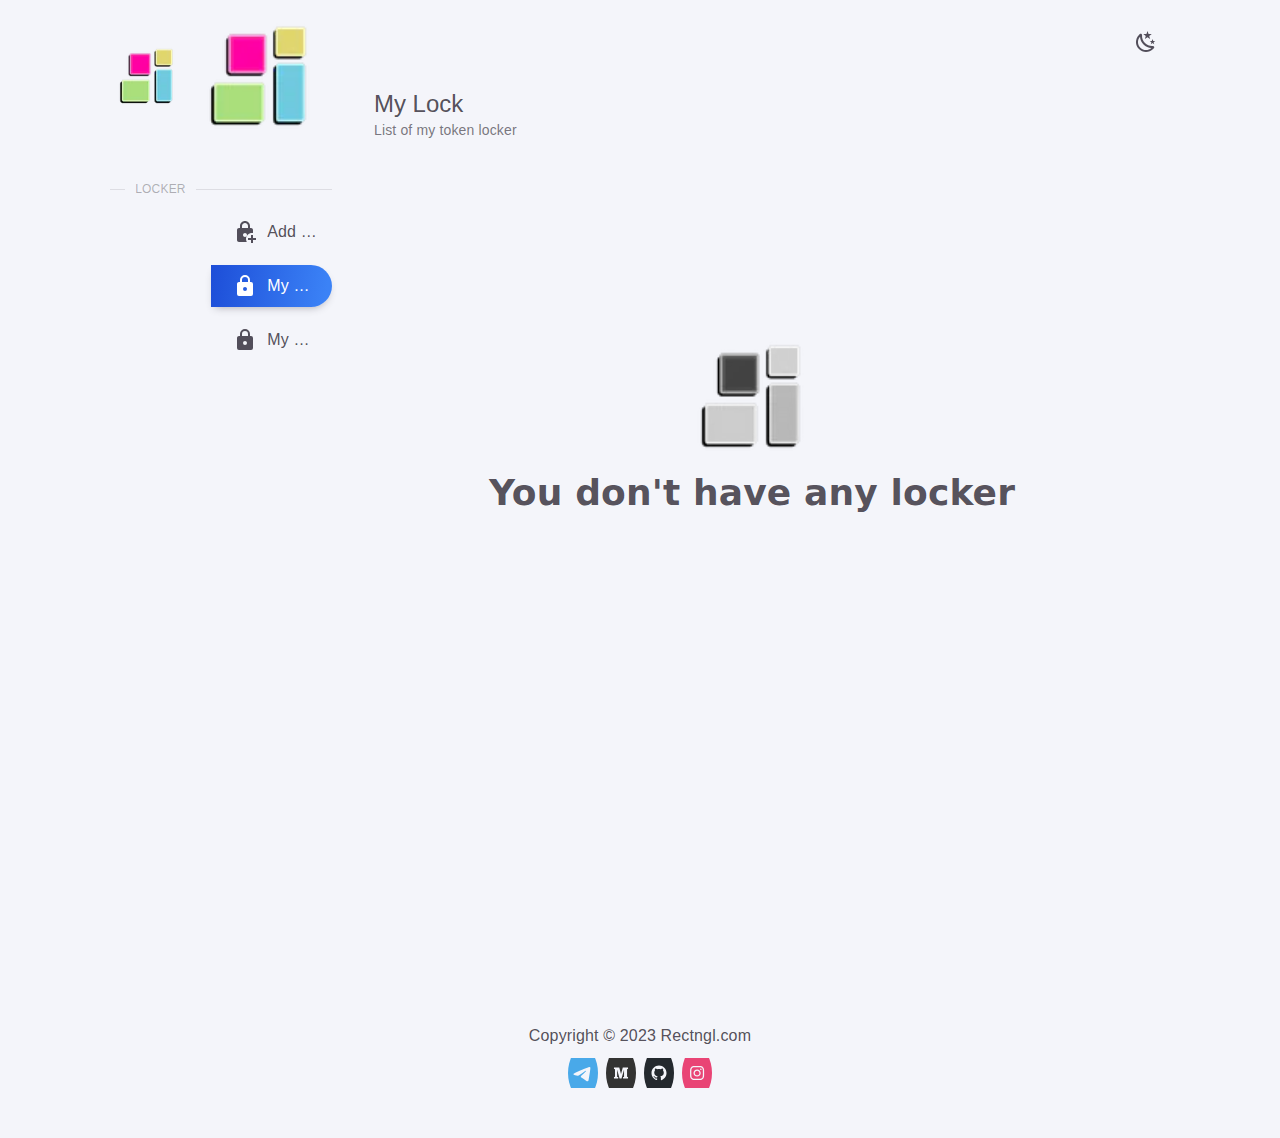
<file: dashboard/my-lock/index.html>
<!DOCTYPE html>
<html lang="en">

<head>
    <meta charSet="utf-8" />
    <meta name="keywords" content="The affordable and multi-chain locker liquidity solution" />
    <meta name="viewport" content="initial-scale=1, width=device-width" />
    <title>Rectngl | Dashboard - My Lock</title>
    <meta name="robots" content="follow, index" />
    <meta content="The affordable and multi-chain locker liquidity solution" name="description" />
    <meta property="og:url" content="https://rectngl.com/dashboard/my-lock/" />
    <link rel="canonical" href="https://rectngl.com/dashboard/my-lock/" />
    <meta property="og:type" content="website" />
    <meta property="og:site_name" content="Dashboard - My Lock" />
    <meta property="og:description" content="The affordable and multi-chain locker liquidity solution" />
    <meta property="og:title" content="Rectngl | Dashboard - My Lock" />
    <meta name="image" property="og:image" content="https://rectngl.com/images/bckimg.jpg" />
    <meta name="twitter:card" content="summary_large_image" />
    <meta name="twitter:title" content="Rectngl | Dashboard - My Lock" />
    <meta name="twitter:description" content="The affordable and multi-chain locker liquidity solution" />
    <meta name="twitter:image" content="https://rectngl.com/images/bckimg.jpg" />
    <link rel="apple-touch-icon" sizes="180x180" href="/favicon/apple-touch-icon.png" />
    <link rel="icon" type="image/png" sizes="32x32" href="/favicon/favicon-32x32.png" />
    <link rel="icon" type="image/png" sizes="16x16" href="/favicon/favicon-16x16.png" />
    <link rel="manifest" href="/favicon/site.webmanifest" />
    <link rel="mask-icon" href="/favicon/safari-pinned-tab.svg" color="#00e887" />
    <link rel="shortcut icon" href="/favicon/favicon.ico" />
    <meta name="msapplication-TileColor" content="#ffffff" />
    <meta name="msapplication-config" content="/favicon/browserconfig.xml" />
    <meta name="theme-color" content="#ffffff" />
    <meta name="next-head-count" content="26" />
    <link rel="preload" href="/fonts/inter-var-latin.woff2" as="font" type="font/woff2" crossorigin="anonymous" />
    <link rel="preload" href="/_next/static/css/8215ac2fe0c67ebb.css" as="style" />
    <link rel="stylesheet" href="/_next/static/css/8215ac2fe0c67ebb.css" data-n-g="" />
    <link rel="preload" href="/_next/static/css/30fd6dae99bf48e4.css" as="style" />
    <link rel="stylesheet" href="/_next/static/css/30fd6dae99bf48e4.css" data-n-p="" /><noscript data-n-css=""></noscript>
    <script defer="" nomodule="" src="/_next/static/chunks/polyfills-c67a75d1b6f99dc8.js"></script>
    <script src="/_next/static/chunks/webpack-d52315cf06cf307c.js" defer=""></script>
    <script src="/_next/static/chunks/framework-73b8966a3c579ab0.js" defer=""></script>
    <script src="/_next/static/chunks/main-97415fc6cc80246b.js" defer=""></script>
    <script src="/_next/static/chunks/pages/_app-23eaad8e90e7b843.js" defer=""></script>
    <script src="/_next/static/chunks/79-fabb301d0e613787.js" defer=""></script>
    <script src="/_next/static/chunks/681-d870401ecb7c9730.js" defer=""></script>
    <script src="/_next/static/chunks/198-3777fd0c9e7812b2.js" defer=""></script>
    <script src="/_next/static/chunks/pages/dashboard/my-lock-8edc29e10f9a3e02.js" defer=""></script>
    <script src="/_next/static/Ey44yfsiRp0GQs-qNdhda/_buildManifest.js" defer=""></script>
    <script src="/_next/static/Ey44yfsiRp0GQs-qNdhda/_ssgManifest.js" defer=""></script>
    <style data-emotion="css-global 0"></style>
    <style data-emotion="css-global 1446tso">
        html {
            -webkit-font-smoothing: antialiased;
            -moz-osx-font-smoothing: grayscale;
            box-sizing: border-box;
            -webkit-text-size-adjust: 100%;
        }

        *,
        *::before,
        *::after {
            box-sizing: inherit;
        }

        strong,
        b {
            font-weight: 700;
        }

        body {
            margin: 0;
            color: rgba(58, 53, 65, 0.87);
            font-family: Inter, sans-serif, -apple-system, BlinkMacSystemFont, "Segoe UI", Roboto, "Helvetica Neue", Arial, sans-serif, "Apple Color Emoji", "Segoe UI Emoji", "Segoe UI Symbol";
            font-weight: 400;
            font-size: 1rem;
            line-height: 1.5;
            letter-spacing: 0.15px;
            background-color: #F4F5FA;
        }

        @media print {
            body {
                background-color: #FFF;
            }
        }

        body::backdrop {
            background-color: #F4F5FA;
        }
    </style>
    <style data-emotion="css-global anuvt4">
        .ps__rail-y {
            z-index: 1;
            right: 0 !important;
            left: auto !important;
        }

        .ps__rail-y:hover,
        .ps__rail-y:focus,
        .ps__rail-y.ps--clicking {
            background-color: #E4E5EB !important;
        }

        .ps__rail-y .ps__thumb-y {
            right: 3px !important;
            left: auto !important;
            background-color: #C2C4D1 !important;
        }

        .layout-vertical-nav .ps__rail-y .ps__thumb-y {
            width: 4px;
            background-color: #C2C4D1 !important;
        }

        .layout-vertical-nav .ps__rail-y:hover,
        .layout-vertical-nav .ps__rail-y:focus,
        .layout-vertical-nav .ps__rail-y.ps--clicking {
            background-color: transparent !important;
        }

        .layout-vertical-nav .ps__rail-y:hover .ps__thumb-y,
        .layout-vertical-nav .ps__rail-y:focus .ps__thumb-y,
        .layout-vertical-nav .ps__rail-y.ps--clicking .ps__thumb-y {
            width: 6px;
        }

        #nprogress {
            pointer-events: none;
        }

        #nprogress .bar {
            left: 0;
            top: 0;
            height: 3px;
            width: 100%;
            z-index: 2000;
            position: fixed;
            background-color: #3b82f6;
        }
    </style>
    <style data-emotion="css uinsfl agsicw 14dfcda zwaj9g 5k1n1y ku0lyd phkwyt 1t0xf0p 102l5x0 1jj11xz rykvey 1mjhz9d 1e88jm1 qe5jmm m3llm0 f4apo4 vubbuv v86rxk 1vq8avp 34b9xr 1omfavb 6h6gtn 12d2mry 10kuq41 s8crcf zyg32b oooqfj h2qpui 15j76c0 f2gabn 4yvesp eic2kq jt5oj2 sdi5m0 t9sz35">
        .css-uinsfl {
            height: 100%;
            display: -webkit-box;
            display: -webkit-flex;
            display: -ms-flexbox;
            display: flex;
        }

        .css-agsicw {
            -webkit-flex: 0 0 auto;
            -ms-flex: 0 0 auto;
            flex: 0 0 auto;
            overflow-x: hidden;
            -webkit-transition: width .25s ease-in-out;
            transition: width .25s ease-in-out;
            width: 260px;
        }

        .css-agsicw ul {
            list-style: none;
        }

        .css-agsicw .MuiListItem-gutters {
            padding-left: 4px;
            padding-right: 4px;
        }

        .css-agsicw .MuiDrawer-paper {
            left: unset;
            right: unset;
            overflow-x: hidden;
            -webkit-transition: width .25s ease-in-out, box-shadow .25s ease-in-out;
            transition: width .25s ease-in-out, box-shadow .25s ease-in-out;
        }

        .css-agsicw .MuiDrawer-paper {
            border-right: 0px solid;
            background-color: #F4F5FA;
        }

        .css-14dfcda {
            background-color: #FFF;
            color: rgba(58, 53, 65, 0.87);
            -webkit-transition: box-shadow 300ms cubic-bezier(0.4, 0, 0.2, 1) 0ms;
            transition: box-shadow 300ms cubic-bezier(0.4, 0, 0.2, 1) 0ms;
            box-shadow: none;
            background-image: none;
            overflow-y: auto;
            display: -webkit-box;
            display: -webkit-flex;
            display: -ms-flexbox;
            display: flex;
            -webkit-flex-direction: column;
            -ms-flex-direction: column;
            flex-direction: column;
            height: 100%;
            -webkit-flex: 1 0 auto;
            -ms-flex: 1 0 auto;
            flex: 1 0 auto;
            z-index: 1200;
            -webkit-overflow-scrolling: touch;
            position: fixed;
            top: 0;
            outline: 0;
            left: 0;
            border-right: 1px solid rgba(58, 53, 65, 0.12);
            width: 260px;
        }

        .css-zwaj9g {
            display: -webkit-box;
            display: -webkit-flex;
            display: -ms-flexbox;
            display: flex;
            -webkit-align-items: center;
            -webkit-box-align: center;
            -ms-flex-align: center;
            align-items: center;
            -webkit-box-pack: justify;
            -webkit-justify-content: space-between;
            justify-content: space-between;
            padding-right: 1.125rem;
            -webkit-transition: padding .25s ease-in-out;
            transition: padding .25s ease-in-out;
            min-height: 64px;
            padding-left: 0.75rem;
        }

        .css-5k1n1y {
            display: -webkit-box;
            display: -webkit-flex;
            display: -ms-flexbox;
            display: flex;
            -webkit-align-items: center;
            -webkit-box-align: center;
            -ms-flex-align: center;
            align-items: center;
            -webkit-text-decoration: none;
            text-decoration: none;
        }

        .css-ku0lyd {
            top: 50px;
            left: -8px;
            z-index: 2;
            height: 75px;
            display: none;
            position: absolute;
            pointer-events: none;
            width: calc(100% + 15px);
            background: linear-gradient(#F4F5FA 40%, rgba(244, 245, 250, 0.1) 95%, rgba(244, 245, 250, 0.05));
        }

        .css-ku0lyd.d-block {
            display: block;
        }

        .css-phkwyt {
            height: 100%;
            position: relative;
            overflow: hidden;
            padding-left: 0.75rem;
        }

        .css-1t0xf0p {
            height: 100%;
            display: -webkit-box;
            display: -webkit-flex;
            display: -ms-flexbox;
            display: flex;
            -webkit-flex-direction: column;
            -ms-flex-direction: column;
            flex-direction: column;
            -webkit-box-pack: justify;
            -webkit-justify-content: space-between;
            justify-content: space-between;
            padding-left: 0.5rem;
        }

        .css-102l5x0 {
            list-style: none;
            margin: 0;
            padding: 0;
            position: relative;
            padding-top: 8px;
            padding-bottom: 8px;
            -webkit-transition: padding .25s ease;
            transition: padding .25s ease;
            padding-right: 1.125rem;
        }

        .css-1jj11xz {
            box-sizing: border-box;
            line-height: 48px;
            list-style: none;
            color: rgba(58, 53, 65, 0.68);
            font-family: Inter, sans-serif, -apple-system, BlinkMacSystemFont, "Segoe UI", Roboto, "Helvetica Neue", Arial, sans-serif, "Apple Color Emoji", "Segoe UI Emoji", "Segoe UI Symbol";
            font-weight: 500;
            font-size: 0.875rem;
            padding-left: 16px;
            padding-right: 16px;
            position: -webkit-sticky;
            position: sticky;
            top: 0;
            z-index: 1;
            background-color: #FFF;
            font-weight: 600;
            text-transform: uppercase;
            color: rgba(58, 53, 65, 0.87);
            line-height: 1;
            display: -webkit-box;
            display: -webkit-flex;
            display: -ms-flexbox;
            display: flex;
            position: relative;
            margin-top: 1.75rem;
            margin-bottom: 0.5rem;
            background-color: transparent;
            -webkit-transition: padding-left .25s ease-in-out;
            transition: padding-left .25s ease-in-out;
            padding-left: 0rem;
            padding-right: 0rem;
            padding-top: 0.4375rem;
            padding-bottom: 0.4375rem;
            color: rgba(58, 53, 65, 0.38);
        }

        .css-1jj11xz .MuiDivider-root:before,
        .css-1jj11xz .MuiDivider-root:after,
        .css-1jj11xz hr {
            border-color: rgba(58, 53, 65, 0.12);
        }

        .css-rykvey {
            margin: 0;
            -webkit-flex-shrink: 0;
            -ms-flex-negative: 0;
            flex-shrink: 0;
            border-width: 0;
            border-style: solid;
            border-color: rgba(58, 53, 65, 0.12);
            border-bottom-width: thin;
            display: -webkit-box;
            display: -webkit-flex;
            display: -ms-flexbox;
            display: flex;
            white-space: nowrap;
            text-align: center;
            border: 0;
            margin: 0.5rem 0;
            margin: 0rem;
            width: 100%;
            line-height: normal;
            text-transform: uppercase;
        }

        .css-rykvey::before,
        .css-rykvey::after {
            position: relative;
            width: 100%;
            border-top: thin solid rgba(58, 53, 65, 0.12);
            top: 50%;
            content: "";
            -webkit-transform: translateY(50%);
            -moz-transform: translateY(50%);
            -ms-transform: translateY(50%);
            transform: translateY(50%);
        }

        .css-rykvey::before {
            width: 10%;
        }

        .css-rykvey::after {
            width: 90%;
        }

        .css-rykvey:before,
        .css-rykvey:after {
            top: 7px;
            -webkit-transform: none;
            -moz-transform: none;
            -ms-transform: none;
            transform: none;
        }

        .css-rykvey .MuiDivider-wrapper {
            padding-left: 0.625rem;
            padding-right: 0.625rem;
            font-size: 0.75rem;
            letter-spacing: 0.21px;
        }

        .css-1mjhz9d {
            display: inline-block;
            padding-left: calc(0.25rem * 1.2);
            padding-right: calc(0.25rem * 1.2);
        }

        .css-1e88jm1 {
            margin: 0;
            font-family: Inter, sans-serif, -apple-system, BlinkMacSystemFont, "Segoe UI", Roboto, "Helvetica Neue", Arial, sans-serif, "Apple Color Emoji", "Segoe UI Emoji", "Segoe UI Symbol";
            font-weight: 400;
            font-size: 1rem;
            line-height: 1.5;
            letter-spacing: 0.15px;
            color: rgba(58, 53, 65, 0.87);
            overflow: hidden;
            text-overflow: ellipsis;
            white-space: nowrap;
            font-size: 0.75rem;
            line-height: normal;
            letter-spacing: 0.21px;
            text-transform: uppercase;
            color: rgba(58, 53, 65, 0.38);
            font-weight: 500;
        }

        .css-qe5jmm {
            display: -webkit-box;
            display: -webkit-flex;
            display: -ms-flexbox;
            display: flex;
            -webkit-box-pack: start;
            -ms-flex-pack: start;
            -webkit-justify-content: flex-start;
            justify-content: flex-start;
            -webkit-align-items: center;
            -webkit-box-align: center;
            -ms-flex-align: center;
            align-items: center;
            position: relative;
            -webkit-text-decoration: none;
            text-decoration: none;
            width: 100%;
            box-sizing: border-box;
            text-align: left;
            margin-top: 0.375rem;
            padding-left: 0 !important;
            padding-right: 0 !important;
        }

        .css-qe5jmm.Mui-focusVisible {
            background-color: rgba(58, 53, 65, 0.12);
        }

        .css-qe5jmm.Mui-selected {
            background-color: rgba(59, 130, 246, 0.08);
        }

        .css-qe5jmm.Mui-selected.Mui-focusVisible {
            background-color: rgba(59, 130, 246, 0.2);
        }

        .css-qe5jmm.Mui-disabled {
            opacity: 0.38;
        }

        .css-m3llm0 {
            display: -webkit-inline-box;
            display: -webkit-inline-flex;
            display: -ms-inline-flexbox;
            display: inline-flex;
            -webkit-align-items: center;
            -webkit-box-align: center;
            -ms-flex-align: center;
            align-items: center;
            -webkit-box-pack: center;
            -ms-flex-pack: center;
            -webkit-justify-content: center;
            justify-content: center;
            position: relative;
            box-sizing: border-box;
            -webkit-tap-highlight-color: transparent;
            background-color: transparent;
            outline: 0;
            border: 0;
            margin: 0;
            border-radius: 0;
            padding: 0;
            cursor: pointer;
            -webkit-user-select: none;
            -moz-user-select: none;
            -ms-user-select: none;
            user-select: none;
            vertical-align: middle;
            -moz-appearance: none;
            -webkit-appearance: none;
            -webkit-text-decoration: none;
            text-decoration: none;
            color: inherit;
            display: -webkit-box;
            display: -webkit-flex;
            display: -ms-flexbox;
            display: flex;
            -webkit-box-flex: 1;
            -webkit-flex-grow: 1;
            -ms-flex-positive: 1;
            flex-grow: 1;
            -webkit-box-pack: start;
            -ms-flex-pack: start;
            -webkit-justify-content: flex-start;
            justify-content: flex-start;
            -webkit-align-items: center;
            -webkit-box-align: center;
            -ms-flex-align: center;
            align-items: center;
            position: relative;
            -webkit-text-decoration: none;
            text-decoration: none;
            min-width: 0;
            box-sizing: border-box;
            text-align: left;
            padding-top: 8px;
            padding-bottom: 8px;
            -webkit-transition: background-color 150ms cubic-bezier(0.4, 0, 0.2, 1) 0ms;
            transition: background-color 150ms cubic-bezier(0.4, 0, 0.2, 1) 0ms;
            padding-left: 16px;
            padding-right: 16px;
            width: 100%;
            border-top-right-radius: 100px;
            border-bottom-right-radius: 100px;
            color: rgba(58, 53, 65, 0.87);
            padding: 0.5625rem 0.875rem;
            -webkit-transition: opacity .25s ease-in-out;
            transition: opacity .25s ease-in-out;
            padding-left: 1.375rem;
            cursor: pointer;
        }

        .css-m3llm0::-moz-focus-inner {
            border-style: none;
        }

        .css-m3llm0.Mui-disabled {
            pointer-events: none;
            cursor: default;
        }

        @media print {
            .css-m3llm0 {
                -webkit-print-color-adjust: exact;
                color-adjust: exact;
            }
        }

        .css-m3llm0:hover {
            -webkit-text-decoration: none;
            text-decoration: none;
            background-color: rgba(58, 53, 65, 0.04);
        }

        @media (hover: none) {
            .css-m3llm0:hover {
                background-color: transparent;
            }
        }

        .css-m3llm0.Mui-selected {
            background-color: rgba(59, 130, 246, 0.08);
        }

        .css-m3llm0.Mui-selected.Mui-focusVisible {
            background-color: rgba(59, 130, 246, 0.2);
        }

        .css-m3llm0.Mui-selected:hover {
            background-color: rgba(59, 130, 246, 0.12);
        }

        @media (hover: none) {
            .css-m3llm0.Mui-selected:hover {
                background-color: rgba(59, 130, 246, 0.08);
            }
        }

        .css-m3llm0.Mui-focusVisible {
            background-color: rgba(58, 53, 65, 0.12);
        }

        .css-m3llm0.Mui-disabled {
            opacity: 0.38;
        }

        .css-m3llm0.active,
        .css-m3llm0.active:hover {
            box-shadow: 0px 4px 8px -4px rgba(58, 53, 65, 0.42);
            background-image: linear-gradient(98deg, #1d4ed8, #3b82f6 94%);
        }

        .css-m3llm0.active .MuiTypography-root,
        .css-m3llm0.active .MuiSvgIcon-root {
            color: #FFF !important;
        }

        .css-f4apo4 {
            min-width: 56px;
            color: rgba(58, 53, 65, 0.54);
            -webkit-flex-shrink: 0;
            -ms-flex-negative: 0;
            flex-shrink: 0;
            display: -webkit-inline-box;
            display: -webkit-inline-flex;
            display: -ms-inline-flexbox;
            display: inline-flex;
            min-width: 0;
            margin-right: 0.5625rem;
            color: rgba(58, 53, 65, 0.68);
            margin-right: 0.625rem;
            color: rgba(58, 53, 65, 0.87);
            -webkit-transition: margin .25s ease-in-out;
            transition: margin .25s ease-in-out;
        }

        .css-vubbuv {
            -webkit-user-select: none;
            -moz-user-select: none;
            -ms-user-select: none;
            user-select: none;
            width: 1em;
            height: 1em;
            display: inline-block;
            fill: currentColor;
            -webkit-flex-shrink: 0;
            -ms-flex-negative: 0;
            flex-shrink: 0;
            -webkit-transition: fill 200ms cubic-bezier(0.4, 0, 0.2, 1) 0ms;
            transition: fill 200ms cubic-bezier(0.4, 0, 0.2, 1) 0ms;
            font-size: 1.5rem;
        }

        .css-v86rxk {
            width: 100%;
            display: -webkit-box;
            display: -webkit-flex;
            display: -ms-flexbox;
            display: flex;
            -webkit-align-items: center;
            -webkit-box-align: center;
            -ms-flex-align: center;
            align-items: center;
            -webkit-box-pack: justify;
            -webkit-justify-content: space-between;
            justify-content: space-between;
            -webkit-transition: opacity .25s ease-in-out;
            transition: opacity .25s ease-in-out;
            overflow: hidden;
        }

        .css-1vq8avp {
            margin: 0;
            font-family: Inter, sans-serif, -apple-system, BlinkMacSystemFont, "Segoe UI", Roboto, "Helvetica Neue", Arial, sans-serif, "Apple Color Emoji", "Segoe UI Emoji", "Segoe UI Symbol";
            font-weight: 400;
            font-size: 1rem;
            line-height: 1.5;
            letter-spacing: 0.15px;
            color: rgba(58, 53, 65, 0.87);
            overflow: hidden;
            text-overflow: ellipsis;
            white-space: nowrap;
        }

        .css-34b9xr {
            -webkit-box-flex: 1;
            -webkit-flex-grow: 1;
            -ms-flex-positive: 1;
            flex-grow: 1;
            min-width: 0;
            display: -webkit-box;
            display: -webkit-flex;
            display: -ms-flexbox;
            display: flex;
            min-height: 100vh;
            -webkit-flex-direction: column;
            -ms-flex-direction: column;
            flex-direction: column;
        }

        .css-1omfavb {
            background-color: #FFF;
            color: rgba(58, 53, 65, 0.87);
            -webkit-transition: box-shadow 300ms cubic-bezier(0.4, 0, 0.2, 1) 0ms;
            transition: box-shadow 300ms cubic-bezier(0.4, 0, 0.2, 1) 0ms;
            box-shadow: none;
            background-image: none;
            display: -webkit-box;
            display: -webkit-flex;
            display: -ms-flexbox;
            display: flex;
            -webkit-flex-direction: column;
            -ms-flex-direction: column;
            flex-direction: column;
            width: 100%;
            box-sizing: border-box;
            -webkit-flex-shrink: 0;
            -ms-flex-negative: 0;
            flex-shrink: 0;
            position: static;
            background-color: #F5F5F5;
            color: rgba(0, 0, 0, 0.87);
            -webkit-transition: none;
            transition: none;
            -webkit-align-items: center;
            -webkit-box-align: center;
            -ms-flex-align: center;
            align-items: center;
            -webkit-box-pack: center;
            -ms-flex-pack: center;
            -webkit-justify-content: center;
            justify-content: center;
            padding: 0rem 1.5rem;
            background-color: transparent;
            color: rgba(58, 53, 65, 0.87);
            min-height: 64px;
        }

        @media (max-width:599.95px) {
            .css-1omfavb {
                padding-left: 1rem;
                padding-right: 1rem;
            }
        }

        .css-6h6gtn {
            position: relative;
            display: -webkit-box;
            display: -webkit-flex;
            display: -ms-flexbox;
            display: flex;
            -webkit-align-items: center;
            -webkit-box-align: center;
            -ms-flex-align: center;
            align-items: center;
            padding-left: 0.5rem;
            padding-right: 0.5rem;
            min-height: 64px;
            width: 100%;
            border-bottom-left-radius: 10px;
            border-bottom-right-radius: 10px;
            padding: 0rem !important;
            min-height: 64px !important;
            -webkit-transition: padding .25s ease-in-out, box-shadow .25s ease-in-out, backdrop-filter .25s ease-in-out, background-color .25s ease-in-out;
            transition: padding .25s ease-in-out, box-shadow .25s ease-in-out, backdrop-filter .25s ease-in-out, background-color .25s ease-in-out;
        }

        @media (min-width:600px) {
            .css-6h6gtn {
                padding-left: 0.75rem;
                padding-right: 0.75rem;
            }
        }

        @media (min-width:1440px) {
            .css-6h6gtn {
                max-width: calc(1440px - 1.5rem * 2);
            }
        }

        .css-12d2mry {
            width: 100%;
            display: -webkit-box;
            display: -webkit-flex;
            display: -ms-flexbox;
            display: flex;
            -webkit-align-items: center;
            -webkit-box-align: center;
            -ms-flex-align: center;
            align-items: center;
            -webkit-box-pack: justify;
            -webkit-justify-content: space-between;
            justify-content: space-between;
        }

        .css-10kuq41 {
            margin-right: 0.5rem;
            display: -webkit-box;
            display: -webkit-flex;
            display: -ms-flexbox;
            display: flex;
            -webkit-align-items: center;
            -webkit-box-align: center;
            -ms-flex-align: center;
            align-items: center;
        }

        .css-s8crcf {
            display: -webkit-inline-box;
            display: -webkit-inline-flex;
            display: -ms-inline-flexbox;
            display: inline-flex;
            -webkit-align-items: center;
            -webkit-box-align: center;
            -ms-flex-align: center;
            align-items: center;
            -webkit-box-pack: center;
            -ms-flex-pack: center;
            -webkit-justify-content: center;
            justify-content: center;
            position: relative;
            box-sizing: border-box;
            -webkit-tap-highlight-color: transparent;
            background-color: transparent;
            outline: 0;
            border: 0;
            margin: 0;
            border-radius: 0;
            padding: 0;
            cursor: pointer;
            -webkit-user-select: none;
            -moz-user-select: none;
            -ms-user-select: none;
            user-select: none;
            vertical-align: middle;
            -moz-appearance: none;
            -webkit-appearance: none;
            -webkit-text-decoration: none;
            text-decoration: none;
            color: inherit;
            text-align: center;
            -webkit-flex: 0 0 auto;
            -ms-flex: 0 0 auto;
            flex: 0 0 auto;
            font-size: 1.5rem;
            padding: 8px;
            border-radius: 50%;
            overflow: visible;
            color: rgba(58, 53, 65, 0.54);
            -webkit-transition: background-color 150ms cubic-bezier(0.4, 0, 0.2, 1) 0ms;
            transition: background-color 150ms cubic-bezier(0.4, 0, 0.2, 1) 0ms;
            color: inherit;
        }

        .css-s8crcf::-moz-focus-inner {
            border-style: none;
        }

        .css-s8crcf.Mui-disabled {
            pointer-events: none;
            cursor: default;
        }

        @media print {
            .css-s8crcf {
                -webkit-print-color-adjust: exact;
                color-adjust: exact;
            }
        }

        .css-s8crcf:hover {
            background-color: rgba(58, 53, 65, 0.04);
        }

        @media (hover: none) {
            .css-s8crcf:hover {
                background-color: transparent;
            }
        }

        .css-s8crcf.Mui-disabled {
            background-color: transparent;
            color: rgba(58, 53, 65, 0.3);
        }

        .css-zyg32b {
            -webkit-box-flex: 1;
            -webkit-flex-grow: 1;
            -ms-flex-positive: 1;
            flex-grow: 1;
            width: 100%;
            padding: 1.5rem;
            -webkit-transition: padding .25s ease-in-out;
            transition: padding .25s ease-in-out;
            margin-left: auto;
            margin-right: auto;
        }

        @media (max-width:599.95px) {
            .css-zyg32b {
                padding-left: 1rem;
                padding-right: 1rem;
            }
        }

        @media (min-width:1200px) {
            .css-zyg32b {
                max-width: 100%;
            }
        }

        @media (min-width:1440px) {
            .css-zyg32b {
                max-width: 1440px;
            }
        }

        .css-oooqfj .react-datepicker-popper {
            z-index: 5;
        }

        .css-oooqfj .react-datepicker-wrapper {
            width: 100%;
        }

        .css-oooqfj .react-datepicker {
            border: none;
            box-shadow: 0px 4px 5px -2px rgba(58, 53, 65, 0.2), 0px 7px 10px 1px rgba(58, 53, 65, 0.14), 0px 2px 16px 1px rgba(58, 53, 65, 0.12);
            padding: 0.5rem 0rem;
            color: rgba(58, 53, 65, 0.87);
            border-radius: 6px;
            font-family: Inter, sans-serif, -apple-system, BlinkMacSystemFont, "Segoe UI", Roboto, "Helvetica Neue", Arial, sans-serif, "Apple Color Emoji", "Segoe UI Emoji", "Segoe UI Symbol";
            background-color: #FFF;
        }

        .css-oooqfj .react-datepicker .react-datepicker__header {
            padding: 0;
            border: none;
            font-weight: normal;
            background-color: #FFF;
        }

        .css-oooqfj .react-datepicker .react-datepicker__header .react-datepicker__day-name {
            margin: 0;
        }

        .css-oooqfj .react-datepicker .react-datepicker-year-header {
            line-height: 2.1;
            margin-bottom: 0.5rem;
            color: rgba(58, 53, 65, 0.87);
        }

        .css-oooqfj .react-datepicker .react-datepicker__triangle {
            display: none;
        }

        .css-oooqfj .react-datepicker>.react-datepicker__navigation {
            top: 0.75rem;
        }

        .css-oooqfj .react-datepicker>.react-datepicker__navigation.react-datepicker__navigation--previous {
            border: none;
            background-image: url('data:image/svg+xml,%3Csvg xmlns=\'http://www.w3.org/2000/svg\' style=\'width:24px;height:24px\' viewBox=\'0 0 24 24\'%3E%3Cpath fill=\'rgba(58, 53, 65, 0.68)\' d=\'M15.41,16.58L10.83,12L15.41,7.41L14,6L8,12L14,18L15.41,16.58Z\' /%3E%3C/svg%3E');
            height: 24px;
            width: 24px;
        }

        .css-oooqfj .react-datepicker>.react-datepicker__navigation.react-datepicker__navigation--previous .react-datepicker__navigation-icon {
            display: none;
        }

        .css-oooqfj .react-datepicker>.react-datepicker__navigation.react-datepicker__navigation--next {
            border: none;
            background-image: url('data:image/svg+xml,%3Csvg xmlns=\'http://www.w3.org/2000/svg\' style=\'width:24px;height:24px\' viewBox=\'0 0 24 24\'%3E%3Cpath fill=\'rgba(58, 53, 65, 0.68)\' d=\'M8.59,16.58L13.17,12L8.59,7.41L10,6L16,12L10,18L8.59,16.58Z\' /%3E%3C/svg%3E');
            height: 24px;
            width: 24px;
        }

        .css-oooqfj .react-datepicker>.react-datepicker__navigation.react-datepicker__navigation--next .react-datepicker__navigation-icon {
            display: none;
        }

        .css-oooqfj .react-datepicker>.react-datepicker__navigation.react-datepicker__navigation--next--with-time {
            right: 122px;
        }

        .css-oooqfj .react-datepicker>.react-datepicker__navigation:focus,
        .css-oooqfj .react-datepicker>.react-datepicker__navigation:active {
            outline: 0;
        }

        .css-oooqfj .react-datepicker .react-datepicker__current-month {
            line-height: 2.1;
            font-size: 1rem;
            font-weight: normal;
            letter-spacing: 0.15px;
            margin-bottom: 0.5rem;
            color: rgba(58, 53, 65, 0.87);
        }

        .css-oooqfj .react-datepicker .react-datepicker__day-name {
            line-height: 1.5;
            width: 2.25rem;
            font-size: 0.75rem;
            letter-spacing: 0.4px;
            color: rgba(58, 53, 65, 0.68);
        }

        .css-oooqfj .react-datepicker .react-datepicker__day {
            margin: 0;
            width: 2.25rem;
            line-height: 2.75;
            height: 2.25rem;
            border-radius: 50%;
            color: rgba(58, 53, 65, 0.87);
        }

        .css-oooqfj .react-datepicker .react-datepicker__day.react-datepicker__day--selected,
        .css-oooqfj .react-datepicker .react-datepicker__day.react-datepicker__day--keyboard-selected {
            color: #FFF;
            background-color: #3b82f6 !important;
        }

        .css-oooqfj .react-datepicker .react-datepicker__day.react-datepicker__day--in-range,
        .css-oooqfj .react-datepicker .react-datepicker__day.react-datepicker__day--in-selecting-range {
            border-radius: 0;
            color: #3b82f6;
            background-color: rgba(59, 130, 246, 0.06) !important;
        }

        .css-oooqfj .react-datepicker .react-datepicker__day.react-datepicker__day--in-range:empty,
        .css-oooqfj .react-datepicker .react-datepicker__day.react-datepicker__day--in-selecting-range:empty {
            background-color: transparent !important;
        }

        .css-oooqfj .react-datepicker .react-datepicker__day.react-datepicker__day--selected.react-datepicker__day--in-selecting-range.react-datepicker__day--selecting-range-start,
        .css-oooqfj .react-datepicker .react-datepicker__day.react-datepicker__day--selected.react-datepicker__day--range-start.react-datepicker__day--in-range,
        .css-oooqfj .react-datepicker .react-datepicker__day.react-datepicker__day--range-start {
            border-top-left-radius: 50%;
            border-bottom-left-radius: 50%;
            color: #FFF;
            background-color: #3b82f6 !important;
        }

        .css-oooqfj .react-datepicker .react-datepicker__day.react-datepicker__day--range-end {
            border-top-right-radius: 50%;
            border-bottom-right-radius: 50%;
            color: #FFF;
            background-color: #3b82f6 !important;
        }

        .css-oooqfj .react-datepicker .react-datepicker__day:focus,
        .css-oooqfj .react-datepicker .react-datepicker__day:active {
            outline: 0;
        }

        .css-oooqfj .react-datepicker .react-datepicker__day.react-datepicker__day--outside-month {
            height: auto;
        }

        .css-oooqfj .react-datepicker .react-datepicker__day.react-datepicker__day--outside-month,
        .css-oooqfj .react-datepicker .react-datepicker__day.react-datepicker__day--disabled:not(.react-datepicker__day--selected) {
            color: rgba(58, 53, 65, 0.38);
        }

        .css-oooqfj .react-datepicker .react-datepicker__day.react-datepicker__day--outside-month:hover,
        .css-oooqfj .react-datepicker .react-datepicker__day.react-datepicker__day--disabled:not(.react-datepicker__day--selected):hover {
            background-color: transparent;
        }

        .css-oooqfj .react-datepicker .react-datepicker__day.react-datepicker__day--highlighted,
        .css-oooqfj .react-datepicker .react-datepicker__day.react-datepicker__day--highlighted:hover {
            color: #56CA00;
            background-color: rgba(86, 202, 0, 0.12);
        }

        .css-oooqfj .react-datepicker .react-datepicker__day.react-datepicker__day--today {
            font-weight: normal;
        }

        .css-oooqfj .react-datepicker .react-datepicker__header__dropdown .react-datepicker__month-dropdown-container:not(:last-child) {
            margin-right: 2rem;
        }

        .css-oooqfj .react-datepicker .react-datepicker__header__dropdown .react-datepicker__month-dropdown-container,
        .css-oooqfj .react-datepicker .react-datepicker__header__dropdown .react-datepicker__year-dropdown-container {
            margin-bottom: 1rem;
        }

        .css-oooqfj .react-datepicker .react-datepicker__header__dropdown .react-datepicker__month-read-view--selected-month,
        .css-oooqfj .react-datepicker .react-datepicker__header__dropdown .react-datepicker__year-read-view--selected-year {
            font-size: 0.875rem;
            margin-right: 0.25rem;
            color: rgba(58, 53, 65, 0.87);
        }

        .css-oooqfj .react-datepicker .react-datepicker__header__dropdown .react-datepicker__month-read-view:hover .react-datepicker__month-read-view--down-arrow,
        .css-oooqfj .react-datepicker .react-datepicker__header__dropdown .react-datepicker__year-read-view:hover .react-datepicker__year-read-view--down-arrow {
            border-top-color: rgba(58, 53, 65, 0.68);
            border-right-color: rgba(58, 53, 65, 0.68);
        }

        .css-oooqfj .react-datepicker .react-datepicker__header__dropdown .react-datepicker__month-read-view--down-arrow,
        .css-oooqfj .react-datepicker .react-datepicker__header__dropdown .react-datepicker__year-read-view--down-arrow {
            top: 4px;
            border-top-color: rgba(58, 53, 65, 0.38);
            border-right-color: rgba(58, 53, 65, 0.38);
        }

        .css-oooqfj .react-datepicker .react-datepicker__header__dropdown .react-datepicker__month-dropdown,
        .css-oooqfj .react-datepicker .react-datepicker__header__dropdown .react-datepicker__year-dropdown {
            padding-top: 0.375rem;
            padding-bottom: 0.375rem;
            border-color: rgba(58, 53, 65, 0.12);
            border-radius: 6px;
            background-color: #FFF;
            box-shadow: 0px 5px 5px -3px rgba(58, 53, 65, 0.2), 0px 8px 10px 1px rgba(58, 53, 65, 0.14), 0px 3px 14px 2px rgba(58, 53, 65, 0.12);
        }

        .css-oooqfj .react-datepicker .react-datepicker__header__dropdown .react-datepicker__month-option,
        .css-oooqfj .react-datepicker .react-datepicker__header__dropdown .react-datepicker__year-option {
            padding-top: 0.125rem;
            padding-bottom: 0.125rem;
        }

        .css-oooqfj .react-datepicker .react-datepicker__header__dropdown .react-datepicker__month-option:hover,
        .css-oooqfj .react-datepicker .react-datepicker__header__dropdown .react-datepicker__year-option:hover {
            background-color: rgba(58, 53, 65, 0.04);
        }

        .css-oooqfj .react-datepicker .react-datepicker__header__dropdown .react-datepicker__month-option.react-datepicker__month-option--selected_month {
            background-color: rgba(59, 130, 246, 0.08);
        }

        .css-oooqfj .react-datepicker .react-datepicker__header__dropdown .react-datepicker__month-option.react-datepicker__month-option--selected_month:hover {
            background-color: rgba(59, 130, 246, 0.12);
        }

        .css-oooqfj .react-datepicker .react-datepicker__header__dropdown .react-datepicker__month-option.react-datepicker__month-option--selected_month .react-datepicker__month-option--selected {
            display: none;
        }

        .css-oooqfj .react-datepicker .react-datepicker__header__dropdown .react-datepicker__year-option.react-datepicker__year-option--selected_year {
            background-color: rgba(59, 130, 246, 0.08);
        }

        .css-oooqfj .react-datepicker .react-datepicker__header__dropdown .react-datepicker__year-option.react-datepicker__year-option--selected_year:hover {
            background-color: rgba(59, 130, 246, 0.12);
        }

        .css-oooqfj .react-datepicker .react-datepicker__header__dropdown .react-datepicker__year-option.react-datepicker__year-option--selected_year .react-datepicker__year-option--selected {
            display: none;
        }

        .css-oooqfj .react-datepicker .react-datepicker__header__dropdown .react-datepicker__year-option .react-datepicker__navigation--years-upcoming {
            width: 9px;
            height: 9px;
            border-style: solid;
            border-width: 3px 3px 0 0;
            -webkit-transform: rotate(-45deg);
            -moz-transform: rotate(-45deg);
            -ms-transform: rotate(-45deg);
            transform: rotate(-45deg);
            border-top-color: rgba(58, 53, 65, 0.38);
            border-right-color: rgba(58, 53, 65, 0.38);
            margin: 0.6875rem auto 0rem;
        }

        .css-oooqfj .react-datepicker .react-datepicker__header__dropdown .react-datepicker__year-option:hover .react-datepicker__navigation--years-upcoming {
            border-top-color: rgba(58, 53, 65, 0.68);
            border-right-color: rgba(58, 53, 65, 0.68);
        }

        .css-oooqfj .react-datepicker .react-datepicker__header__dropdown .react-datepicker__year-option .react-datepicker__navigation--years-previous {
            width: 9px;
            height: 9px;
            border-style: solid;
            border-width: 0 0 3px 3px;
            -webkit-transform: rotate(-45deg);
            -moz-transform: rotate(-45deg);
            -ms-transform: rotate(-45deg);
            transform: rotate(-45deg);
            border-left-color: rgba(58, 53, 65, 0.38);
            border-bottom-color: rgba(58, 53, 65, 0.38);
            margin: 0rem auto 0.6875rem;
        }

        .css-oooqfj .react-datepicker .react-datepicker__header__dropdown .react-datepicker__year-option:hover .react-datepicker__navigation--years-previous {
            border-left-color: rgba(58, 53, 65, 0.68);
            border-bottom-color: rgba(58, 53, 65, 0.68);
        }

        .css-oooqfj .react-datepicker .react-datepicker__month {
            margin-top: 0.75rem;
        }

        @media (max-width:599.95px) {
            .css-oooqfj .react-datepicker .react-datepicker__month {
                margin-left: 0;
                margin-right: 0;
                margin-bottom: 0;
            }
        }

        .css-oooqfj .react-datepicker .react-datepicker__month .react-datepicker__month-text,
        .css-oooqfj .react-datepicker .react-datepicker__year .react-datepicker__month-text,
        .css-oooqfj .react-datepicker .react-datepicker__month .react-datepicker__year-text,
        .css-oooqfj .react-datepicker .react-datepicker__year .react-datepicker__year-text,
        .css-oooqfj .react-datepicker .react-datepicker__month .react-datepicker__quarter-text,
        .css-oooqfj .react-datepicker .react-datepicker__year .react-datepicker__quarter-text {
            height: 2rem;
            -webkit-align-items: center;
            -webkit-box-align: center;
            -ms-flex-align: center;
            align-items: center;
            display: -webkit-inline-box;
            display: -webkit-inline-flex;
            display: -ms-inline-flexbox;
            display: inline-flex;
            -webkit-box-pack: center;
            -ms-flex-pack: center;
            -webkit-justify-content: center;
            justify-content: center;
        }

        .css-oooqfj .react-datepicker .react-datepicker__month .react-datepicker__month-text:hover,
        .css-oooqfj .react-datepicker .react-datepicker__year .react-datepicker__month-text:hover,
        .css-oooqfj .react-datepicker .react-datepicker__month .react-datepicker__year-text:hover,
        .css-oooqfj .react-datepicker .react-datepicker__year .react-datepicker__year-text:hover,
        .css-oooqfj .react-datepicker .react-datepicker__month .react-datepicker__quarter-text:hover,
        .css-oooqfj .react-datepicker .react-datepicker__year .react-datepicker__quarter-text:hover {
            border-radius: 6px;
        }

        .css-oooqfj .react-datepicker .react-datepicker__month .react-datepicker__month-text:focus,
        .css-oooqfj .react-datepicker .react-datepicker__year .react-datepicker__month-text:focus,
        .css-oooqfj .react-datepicker .react-datepicker__month .react-datepicker__year-text:focus,
        .css-oooqfj .react-datepicker .react-datepicker__year .react-datepicker__year-text:focus,
        .css-oooqfj .react-datepicker .react-datepicker__month .react-datepicker__quarter-text:focus,
        .css-oooqfj .react-datepicker .react-datepicker__year .react-datepicker__quarter-text:focus,
        .css-oooqfj .react-datepicker .react-datepicker__month .react-datepicker__month-text:active,
        .css-oooqfj .react-datepicker .react-datepicker__year .react-datepicker__month-text:active,
        .css-oooqfj .react-datepicker .react-datepicker__month .react-datepicker__year-text:active,
        .css-oooqfj .react-datepicker .react-datepicker__year .react-datepicker__year-text:active,
        .css-oooqfj .react-datepicker .react-datepicker__month .react-datepicker__quarter-text:active,
        .css-oooqfj .react-datepicker .react-datepicker__year .react-datepicker__quarter-text:active {
            outline: 0;
        }

        .css-oooqfj .react-datepicker .react-datepicker__month .react-datepicker__quarter--selected,
        .css-oooqfj .react-datepicker .react-datepicker__year .react-datepicker__quarter--selected,
        .css-oooqfj .react-datepicker .react-datepicker__month .react-datepicker__year-text--selected,
        .css-oooqfj .react-datepicker .react-datepicker__year .react-datepicker__year-text--selected,
        .css-oooqfj .react-datepicker .react-datepicker__month .react-datepicker__month--selected,
        .css-oooqfj .react-datepicker .react-datepicker__year .react-datepicker__month--selected,
        .css-oooqfj .react-datepicker .react-datepicker__month .react-datepicker__quarter-text--keyboard-selected,
        .css-oooqfj .react-datepicker .react-datepicker__year .react-datepicker__quarter-text--keyboard-selected,
        .css-oooqfj .react-datepicker .react-datepicker__month .react-datepicker__month-text--keyboard-selected,
        .css-oooqfj .react-datepicker .react-datepicker__year .react-datepicker__month-text--keyboard-selected,
        .css-oooqfj .react-datepicker .react-datepicker__month .react-datepicker__year-text--keyboard-selected,
        .css-oooqfj .react-datepicker .react-datepicker__year .react-datepicker__year-text--keyboard-selected {
            color: #FFF;
            border-radius: 6px;
            background-color: #3b82f6 !important;
        }

        .css-oooqfj .react-datepicker .react-datepicker__month .react-datepicker__week-number,
        .css-oooqfj .react-datepicker .react-datepicker__year .react-datepicker__week-number {
            font-weight: 600;
            color: rgba(58, 53, 65, 0.87);
        }

        .css-oooqfj .react-datepicker .react-datepicker__year-wrapper {
            max-width: 205px;
            -webkit-box-pack: center;
            -ms-flex-pack: center;
            -webkit-justify-content: center;
            justify-content: center;
        }

        .css-oooqfj .react-datepicker .react-datepicker__input-time-container {
            display: -webkit-box;
            display: -webkit-flex;
            display: -ms-flexbox;
            display: flex;
            -webkit-align-items: center;
            -webkit-box-align: center;
            -ms-flex-align: center;
            align-items: center;
        }

        .css-oooqfj .react-datepicker .react-datepicker__today-button {
            border-radius: 1rem;
            margin: 0 1rem 0.3rem;
            color: #FFF;
            background-color: #3b82f6;
        }

        .css-oooqfj .react-datepicker .react-datepicker__time-container {
            border-left-color: rgba(58, 53, 65, 0.12);
        }

        .css-oooqfj .react-datepicker.react-datepicker--time-only,
        .css-oooqfj .react-datepicker .react-datepicker__time-container {
            width: 7rem;
            padding: 0.3rem 0rem;
        }

        .css-oooqfj .react-datepicker.react-datepicker--time-only .react-datepicker-time__header,
        .css-oooqfj .react-datepicker .react-datepicker__time-container .react-datepicker-time__header {
            margin-bottom: 0.75rem;
            color: rgba(58, 53, 65, 0.87);
            font-size: 0.875rem;
        }

        .css-oooqfj .react-datepicker.react-datepicker--time-only .react-datepicker__time,
        .css-oooqfj .react-datepicker .react-datepicker__time-container .react-datepicker__time {
            background: #FFF;
        }

        .css-oooqfj .react-datepicker.react-datepicker--time-only .react-datepicker__time .react-datepicker__time-box .react-datepicker__time-list-item--disabled,
        .css-oooqfj .react-datepicker .react-datepicker__time-container .react-datepicker__time .react-datepicker__time-box .react-datepicker__time-list-item--disabled {
            color: rgba(58, 53, 65, 0.38);
        }

        .css-oooqfj .react-datepicker.react-datepicker--time-only .react-datepicker__time-list-item,
        .css-oooqfj .react-datepicker .react-datepicker__time-container .react-datepicker__time-list-item {
            line-height: 1.75;
            height: auto !important;
            margin-left: 0.8rem;
            margin-right: 0.3rem;
            color: rgba(58, 53, 65, 0.87);
            border-radius: 6px;
        }

        .css-oooqfj .react-datepicker.react-datepicker--time-only .react-datepicker__time-list-item:focus,
        .css-oooqfj .react-datepicker .react-datepicker__time-container .react-datepicker__time-list-item:focus,
        .css-oooqfj .react-datepicker.react-datepicker--time-only .react-datepicker__time-list-item:active,
        .css-oooqfj .react-datepicker .react-datepicker__time-container .react-datepicker__time-list-item:active {
            outline: 0;
        }

        .css-oooqfj .react-datepicker.react-datepicker--time-only .react-datepicker__time-list-item:hover,
        .css-oooqfj .react-datepicker .react-datepicker__time-container .react-datepicker__time-list-item:hover {
            background-color: rgba(58, 53, 65, 0.04) !important;
        }

        .css-oooqfj .react-datepicker.react-datepicker--time-only .react-datepicker__time-list-item.react-datepicker__time-list-item--selected,
        .css-oooqfj .react-datepicker .react-datepicker__time-container .react-datepicker__time-list-item.react-datepicker__time-list-item--selected {
            color: #FFF !important;
            background-color: #3b82f6 !important;
        }

        .css-oooqfj .react-datepicker.react-datepicker--time-only .react-datepicker__time-box,
        .css-oooqfj .react-datepicker .react-datepicker__time-container .react-datepicker__time-box {
            width: 100%;
        }

        .css-oooqfj .react-datepicker.react-datepicker--time-only .react-datepicker__time-list::-webkit-scrollbar,
        .css-oooqfj .react-datepicker .react-datepicker__time-container .react-datepicker__time-list::-webkit-scrollbar {
            width: 8px;
        }

        .css-oooqfj .react-datepicker.react-datepicker--time-only .react-datepicker__time-list::-webkit-scrollbar-track,
        .css-oooqfj .react-datepicker .react-datepicker__time-container .react-datepicker__time-list::-webkit-scrollbar-track {
            background: #FFF;
        }

        .css-oooqfj .react-datepicker.react-datepicker--time-only .react-datepicker__time-list::-webkit-scrollbar-thumb,
        .css-oooqfj .react-datepicker .react-datepicker__time-container .react-datepicker__time-list::-webkit-scrollbar-thumb {
            background: #aaa;
            border-radius: 10px;
        }

        .css-oooqfj .react-datepicker.react-datepicker--time-only .react-datepicker__time-list::-webkit-scrollbar-thumb:hover,
        .css-oooqfj .react-datepicker .react-datepicker__time-container .react-datepicker__time-list::-webkit-scrollbar-thumb:hover {
            background: #999;
        }

        .css-oooqfj .react-datepicker.react-datepicker--time-only .react-datepicker__time-container {
            width: calc(7rem - 2px);
        }

        .css-oooqfj .react-datepicker .react-datepicker__day:hover,
        .css-oooqfj .react-datepicker .react-datepicker__month-text:hover,
        .css-oooqfj .react-datepicker .react-datepicker__quarter-text:hover,
        .css-oooqfj .react-datepicker .react-datepicker__year-text:hover {
            background-color: rgba(58, 53, 65, 0.04);
        }

        .css-oooqfj .react-datepicker__close-icon {
            padding-right: 1rem;
        }

        .css-oooqfj .react-datepicker__close-icon:after {
            width: unset;
            height: unset;
            font-size: 1.5rem;
            color: rgba(58, 53, 65, 0.87);
            background-color: transparent !important;
        }

        .css-h2qpui {
            box-sizing: border-box;
            display: -webkit-box;
            display: -webkit-flex;
            display: -ms-flexbox;
            display: flex;
            -webkit-box-flex-wrap: wrap;
            -webkit-flex-wrap: wrap;
            -ms-flex-wrap: wrap;
            flex-wrap: wrap;
            width: 100%;
            -webkit-flex-direction: row;
            -ms-flex-direction: row;
            flex-direction: row;
            margin-top: -1.5rem;
            width: calc(100% + 1.5rem);
            margin-left: -1.5rem;
        }

        .css-h2qpui>.MuiGrid-item {
            padding-top: 1.5rem;
        }

        .css-h2qpui>.MuiGrid-item {
            padding-left: 1.5rem;
        }

        .css-15j76c0 {
            box-sizing: border-box;
            margin: 0;
            -webkit-flex-direction: row;
            -ms-flex-direction: row;
            flex-direction: row;
            -webkit-flex-basis: 100%;
            -ms-flex-preferred-size: 100%;
            flex-basis: 100%;
            -webkit-box-flex: 0;
            -webkit-flex-grow: 0;
            -ms-flex-positive: 0;
            flex-grow: 0;
            max-width: 100%;
        }

        @media (min-width:600px) {
            .css-15j76c0 {
                -webkit-flex-basis: 100%;
                -ms-flex-preferred-size: 100%;
                flex-basis: 100%;
                -webkit-box-flex: 0;
                -webkit-flex-grow: 0;
                -ms-flex-positive: 0;
                flex-grow: 0;
                max-width: 100%;
            }
        }

        @media (min-width:900px) {
            .css-15j76c0 {
                -webkit-flex-basis: 100%;
                -ms-flex-preferred-size: 100%;
                flex-basis: 100%;
                -webkit-box-flex: 0;
                -webkit-flex-grow: 0;
                -ms-flex-positive: 0;
                flex-grow: 0;
                max-width: 100%;
            }
        }

        @media (min-width:1200px) {
            .css-15j76c0 {
                -webkit-flex-basis: 100%;
                -ms-flex-preferred-size: 100%;
                flex-basis: 100%;
                -webkit-box-flex: 0;
                -webkit-flex-grow: 0;
                -ms-flex-positive: 0;
                flex-grow: 0;
                max-width: 100%;
            }
        }

        @media (min-width:1536px) {
            .css-15j76c0 {
                -webkit-flex-basis: 100%;
                -ms-flex-preferred-size: 100%;
                flex-basis: 100%;
                -webkit-box-flex: 0;
                -webkit-flex-grow: 0;
                -ms-flex-positive: 0;
                flex-grow: 0;
                max-width: 100%;
            }
        }

        .css-f2gabn {
            margin: 0;
            font-family: Inter, sans-serif, -apple-system, BlinkMacSystemFont, "Segoe UI", Roboto, "Helvetica Neue", Arial, sans-serif, "Apple Color Emoji", "Segoe UI Emoji", "Segoe UI Symbol";
            font-weight: 500;
            font-size: 1.25rem;
            line-height: 1.334;
            letter-spacing: 0;
            color: rgba(58, 53, 65, 0.87);
        }

        @media (min-width:600px) {
            .css-f2gabn {
                font-size: 1.3118rem;
            }
        }

        @media (min-width:900px) {
            .css-f2gabn {
                font-size: 1.4993rem;
            }
        }

        @media (min-width:1200px) {
            .css-f2gabn {
                font-size: 1.4993rem;
            }
        }

        .css-4yvesp {
            margin: 0;
            font-family: Inter, sans-serif, -apple-system, BlinkMacSystemFont, "Segoe UI", Roboto, "Helvetica Neue", Arial, sans-serif, "Apple Color Emoji", "Segoe UI Emoji", "Segoe UI Symbol";
            font-weight: 400;
            font-size: 0.875rem;
            line-height: 1.5;
            letter-spacing: 0.15px;
            color: rgba(58, 53, 65, 0.68);
        }

        .css-eic2kq {
            box-sizing: border-box;
            display: -webkit-box;
            display: -webkit-flex;
            display: -ms-flexbox;
            display: flex;
            -webkit-box-flex-wrap: wrap;
            -webkit-flex-wrap: wrap;
            -ms-flex-wrap: wrap;
            flex-wrap: wrap;
            width: 100%;
            -webkit-flex-direction: row;
            -ms-flex-direction: row;
            flex-direction: row;
            margin-top: -0.75rem;
            width: calc(100% + 0.75rem);
            margin-left: -0.75rem;
        }

        .css-eic2kq>.MuiGrid-item {
            padding-top: 0.75rem;
        }

        .css-eic2kq>.MuiGrid-item {
            padding-left: 0.75rem;
        }

        .css-jt5oj2 {
            z-index: 11;
        }

        .css-jt5oj2 .react-datepicker-popper {
            z-index: 5;
        }

        .css-jt5oj2 .react-datepicker-wrapper {
            width: 100%;
        }

        .css-jt5oj2 .react-datepicker {
            border: none;
            box-shadow: 0px 4px 5px -2px rgba(58, 53, 65, 0.2), 0px 7px 10px 1px rgba(58, 53, 65, 0.14), 0px 2px 16px 1px rgba(58, 53, 65, 0.12);
            padding: 0.5rem 0rem;
            color: rgba(58, 53, 65, 0.87);
            border-radius: 6px;
            font-family: Inter, sans-serif, -apple-system, BlinkMacSystemFont, "Segoe UI", Roboto, "Helvetica Neue", Arial, sans-serif, "Apple Color Emoji", "Segoe UI Emoji", "Segoe UI Symbol";
            background-color: #FFF;
        }

        .css-jt5oj2 .react-datepicker .react-datepicker__header {
            padding: 0;
            border: none;
            font-weight: normal;
            background-color: #FFF;
        }

        .css-jt5oj2 .react-datepicker .react-datepicker__header .react-datepicker__day-name {
            margin: 0;
        }

        .css-jt5oj2 .react-datepicker .react-datepicker-year-header {
            line-height: 2.1;
            margin-bottom: 0.5rem;
            color: rgba(58, 53, 65, 0.87);
        }

        .css-jt5oj2 .react-datepicker .react-datepicker__triangle {
            display: none;
        }

        .css-jt5oj2 .react-datepicker>.react-datepicker__navigation {
            top: 0.75rem;
        }

        .css-jt5oj2 .react-datepicker>.react-datepicker__navigation.react-datepicker__navigation--previous {
            border: none;
            background-image: url('data:image/svg+xml,%3Csvg xmlns=\'http://www.w3.org/2000/svg\' style=\'width:24px;height:24px\' viewBox=\'0 0 24 24\'%3E%3Cpath fill=\'rgba(58, 53, 65, 0.68)\' d=\'M15.41,16.58L10.83,12L15.41,7.41L14,6L8,12L14,18L15.41,16.58Z\' /%3E%3C/svg%3E');
            height: 24px;
            width: 24px;
        }

        .css-jt5oj2 .react-datepicker>.react-datepicker__navigation.react-datepicker__navigation--previous .react-datepicker__navigation-icon {
            display: none;
        }

        .css-jt5oj2 .react-datepicker>.react-datepicker__navigation.react-datepicker__navigation--next {
            border: none;
            background-image: url('data:image/svg+xml,%3Csvg xmlns=\'http://www.w3.org/2000/svg\' style=\'width:24px;height:24px\' viewBox=\'0 0 24 24\'%3E%3Cpath fill=\'rgba(58, 53, 65, 0.68)\' d=\'M8.59,16.58L13.17,12L8.59,7.41L10,6L16,12L10,18L8.59,16.58Z\' /%3E%3C/svg%3E');
            height: 24px;
            width: 24px;
        }

        .css-jt5oj2 .react-datepicker>.react-datepicker__navigation.react-datepicker__navigation--next .react-datepicker__navigation-icon {
            display: none;
        }

        .css-jt5oj2 .react-datepicker>.react-datepicker__navigation.react-datepicker__navigation--next--with-time {
            right: 122px;
        }

        .css-jt5oj2 .react-datepicker>.react-datepicker__navigation:focus,
        .css-jt5oj2 .react-datepicker>.react-datepicker__navigation:active {
            outline: 0;
        }

        .css-jt5oj2 .react-datepicker .react-datepicker__current-month {
            line-height: 2.1;
            font-size: 1rem;
            font-weight: normal;
            letter-spacing: 0.15px;
            margin-bottom: 0.5rem;
            color: rgba(58, 53, 65, 0.87);
        }

        .css-jt5oj2 .react-datepicker .react-datepicker__day-name {
            line-height: 1.5;
            width: 2.25rem;
            font-size: 0.75rem;
            letter-spacing: 0.4px;
            color: rgba(58, 53, 65, 0.68);
        }

        .css-jt5oj2 .react-datepicker .react-datepicker__day {
            margin: 0;
            width: 2.25rem;
            line-height: 2.75;
            height: 2.25rem;
            border-radius: 50%;
            color: rgba(58, 53, 65, 0.87);
        }

        .css-jt5oj2 .react-datepicker .react-datepicker__day.react-datepicker__day--selected,
        .css-jt5oj2 .react-datepicker .react-datepicker__day.react-datepicker__day--keyboard-selected {
            color: #FFF;
            background-color: #3b82f6 !important;
        }

        .css-jt5oj2 .react-datepicker .react-datepicker__day.react-datepicker__day--in-range,
        .css-jt5oj2 .react-datepicker .react-datepicker__day.react-datepicker__day--in-selecting-range {
            border-radius: 0;
            color: #3b82f6;
            background-color: rgba(59, 130, 246, 0.06) !important;
        }

        .css-jt5oj2 .react-datepicker .react-datepicker__day.react-datepicker__day--in-range:empty,
        .css-jt5oj2 .react-datepicker .react-datepicker__day.react-datepicker__day--in-selecting-range:empty {
            background-color: transparent !important;
        }

        .css-jt5oj2 .react-datepicker .react-datepicker__day.react-datepicker__day--selected.react-datepicker__day--in-selecting-range.react-datepicker__day--selecting-range-start,
        .css-jt5oj2 .react-datepicker .react-datepicker__day.react-datepicker__day--selected.react-datepicker__day--range-start.react-datepicker__day--in-range,
        .css-jt5oj2 .react-datepicker .react-datepicker__day.react-datepicker__day--range-start {
            border-top-left-radius: 50%;
            border-bottom-left-radius: 50%;
            color: #FFF;
            background-color: #3b82f6 !important;
        }

        .css-jt5oj2 .react-datepicker .react-datepicker__day.react-datepicker__day--range-end {
            border-top-right-radius: 50%;
            border-bottom-right-radius: 50%;
            color: #FFF;
            background-color: #3b82f6 !important;
        }

        .css-jt5oj2 .react-datepicker .react-datepicker__day:focus,
        .css-jt5oj2 .react-datepicker .react-datepicker__day:active {
            outline: 0;
        }

        .css-jt5oj2 .react-datepicker .react-datepicker__day.react-datepicker__day--outside-month {
            height: auto;
        }

        .css-jt5oj2 .react-datepicker .react-datepicker__day.react-datepicker__day--outside-month,
        .css-jt5oj2 .react-datepicker .react-datepicker__day.react-datepicker__day--disabled:not(.react-datepicker__day--selected) {
            color: rgba(58, 53, 65, 0.38);
        }

        .css-jt5oj2 .react-datepicker .react-datepicker__day.react-datepicker__day--outside-month:hover,
        .css-jt5oj2 .react-datepicker .react-datepicker__day.react-datepicker__day--disabled:not(.react-datepicker__day--selected):hover {
            background-color: transparent;
        }

        .css-jt5oj2 .react-datepicker .react-datepicker__day.react-datepicker__day--highlighted,
        .css-jt5oj2 .react-datepicker .react-datepicker__day.react-datepicker__day--highlighted:hover {
            color: #56CA00;
            background-color: rgba(86, 202, 0, 0.12);
        }

        .css-jt5oj2 .react-datepicker .react-datepicker__day.react-datepicker__day--today {
            font-weight: normal;
        }

        .css-jt5oj2 .react-datepicker .react-datepicker__header__dropdown .react-datepicker__month-dropdown-container:not(:last-child) {
            margin-right: 2rem;
        }

        .css-jt5oj2 .react-datepicker .react-datepicker__header__dropdown .react-datepicker__month-dropdown-container,
        .css-jt5oj2 .react-datepicker .react-datepicker__header__dropdown .react-datepicker__year-dropdown-container {
            margin-bottom: 1rem;
        }

        .css-jt5oj2 .react-datepicker .react-datepicker__header__dropdown .react-datepicker__month-read-view--selected-month,
        .css-jt5oj2 .react-datepicker .react-datepicker__header__dropdown .react-datepicker__year-read-view--selected-year {
            font-size: 0.875rem;
            margin-right: 0.25rem;
            color: rgba(58, 53, 65, 0.87);
        }

        .css-jt5oj2 .react-datepicker .react-datepicker__header__dropdown .react-datepicker__month-read-view:hover .react-datepicker__month-read-view--down-arrow,
        .css-jt5oj2 .react-datepicker .react-datepicker__header__dropdown .react-datepicker__year-read-view:hover .react-datepicker__year-read-view--down-arrow {
            border-top-color: rgba(58, 53, 65, 0.68);
            border-right-color: rgba(58, 53, 65, 0.68);
        }

        .css-jt5oj2 .react-datepicker .react-datepicker__header__dropdown .react-datepicker__month-read-view--down-arrow,
        .css-jt5oj2 .react-datepicker .react-datepicker__header__dropdown .react-datepicker__year-read-view--down-arrow {
            top: 4px;
            border-top-color: rgba(58, 53, 65, 0.38);
            border-right-color: rgba(58, 53, 65, 0.38);
        }

        .css-jt5oj2 .react-datepicker .react-datepicker__header__dropdown .react-datepicker__month-dropdown,
        .css-jt5oj2 .react-datepicker .react-datepicker__header__dropdown .react-datepicker__year-dropdown {
            padding-top: 0.375rem;
            padding-bottom: 0.375rem;
            border-color: rgba(58, 53, 65, 0.12);
            border-radius: 6px;
            background-color: #FFF;
            box-shadow: 0px 5px 5px -3px rgba(58, 53, 65, 0.2), 0px 8px 10px 1px rgba(58, 53, 65, 0.14), 0px 3px 14px 2px rgba(58, 53, 65, 0.12);
        }

        .css-jt5oj2 .react-datepicker .react-datepicker__header__dropdown .react-datepicker__month-option,
        .css-jt5oj2 .react-datepicker .react-datepicker__header__dropdown .react-datepicker__year-option {
            padding-top: 0.125rem;
            padding-bottom: 0.125rem;
        }

        .css-jt5oj2 .react-datepicker .react-datepicker__header__dropdown .react-datepicker__month-option:hover,
        .css-jt5oj2 .react-datepicker .react-datepicker__header__dropdown .react-datepicker__year-option:hover {
            background-color: rgba(58, 53, 65, 0.04);
        }

        .css-jt5oj2 .react-datepicker .react-datepicker__header__dropdown .react-datepicker__month-option.react-datepicker__month-option--selected_month {
            background-color: rgba(59, 130, 246, 0.08);
        }

        .css-jt5oj2 .react-datepicker .react-datepicker__header__dropdown .react-datepicker__month-option.react-datepicker__month-option--selected_month:hover {
            background-color: rgba(59, 130, 246, 0.12);
        }

        .css-jt5oj2 .react-datepicker .react-datepicker__header__dropdown .react-datepicker__month-option.react-datepicker__month-option--selected_month .react-datepicker__month-option--selected {
            display: none;
        }

        .css-jt5oj2 .react-datepicker .react-datepicker__header__dropdown .react-datepicker__year-option.react-datepicker__year-option--selected_year {
            background-color: rgba(59, 130, 246, 0.08);
        }

        .css-jt5oj2 .react-datepicker .react-datepicker__header__dropdown .react-datepicker__year-option.react-datepicker__year-option--selected_year:hover {
            background-color: rgba(59, 130, 246, 0.12);
        }

        .css-jt5oj2 .react-datepicker .react-datepicker__header__dropdown .react-datepicker__year-option.react-datepicker__year-option--selected_year .react-datepicker__year-option--selected {
            display: none;
        }

        .css-jt5oj2 .react-datepicker .react-datepicker__header__dropdown .react-datepicker__year-option .react-datepicker__navigation--years-upcoming {
            width: 9px;
            height: 9px;
            border-style: solid;
            border-width: 3px 3px 0 0;
            -webkit-transform: rotate(-45deg);
            -moz-transform: rotate(-45deg);
            -ms-transform: rotate(-45deg);
            transform: rotate(-45deg);
            border-top-color: rgba(58, 53, 65, 0.38);
            border-right-color: rgba(58, 53, 65, 0.38);
            margin: 0.6875rem auto 0rem;
        }

        .css-jt5oj2 .react-datepicker .react-datepicker__header__dropdown .react-datepicker__year-option:hover .react-datepicker__navigation--years-upcoming {
            border-top-color: rgba(58, 53, 65, 0.68);
            border-right-color: rgba(58, 53, 65, 0.68);
        }

        .css-jt5oj2 .react-datepicker .react-datepicker__header__dropdown .react-datepicker__year-option .react-datepicker__navigation--years-previous {
            width: 9px;
            height: 9px;
            border-style: solid;
            border-width: 0 0 3px 3px;
            -webkit-transform: rotate(-45deg);
            -moz-transform: rotate(-45deg);
            -ms-transform: rotate(-45deg);
            transform: rotate(-45deg);
            border-left-color: rgba(58, 53, 65, 0.38);
            border-bottom-color: rgba(58, 53, 65, 0.38);
            margin: 0rem auto 0.6875rem;
        }

        .css-jt5oj2 .react-datepicker .react-datepicker__header__dropdown .react-datepicker__year-option:hover .react-datepicker__navigation--years-previous {
            border-left-color: rgba(58, 53, 65, 0.68);
            border-bottom-color: rgba(58, 53, 65, 0.68);
        }

        .css-jt5oj2 .react-datepicker .react-datepicker__month {
            margin-top: 0.75rem;
        }

        @media (max-width:599.95px) {
            .css-jt5oj2 .react-datepicker .react-datepicker__month {
                margin-left: 0;
                margin-right: 0;
                margin-bottom: 0;
            }
        }

        .css-jt5oj2 .react-datepicker .react-datepicker__month .react-datepicker__month-text,
        .css-jt5oj2 .react-datepicker .react-datepicker__year .react-datepicker__month-text,
        .css-jt5oj2 .react-datepicker .react-datepicker__month .react-datepicker__year-text,
        .css-jt5oj2 .react-datepicker .react-datepicker__year .react-datepicker__year-text,
        .css-jt5oj2 .react-datepicker .react-datepicker__month .react-datepicker__quarter-text,
        .css-jt5oj2 .react-datepicker .react-datepicker__year .react-datepicker__quarter-text {
            height: 2rem;
            -webkit-align-items: center;
            -webkit-box-align: center;
            -ms-flex-align: center;
            align-items: center;
            display: -webkit-inline-box;
            display: -webkit-inline-flex;
            display: -ms-inline-flexbox;
            display: inline-flex;
            -webkit-box-pack: center;
            -ms-flex-pack: center;
            -webkit-justify-content: center;
            justify-content: center;
        }

        .css-jt5oj2 .react-datepicker .react-datepicker__month .react-datepicker__month-text:hover,
        .css-jt5oj2 .react-datepicker .react-datepicker__year .react-datepicker__month-text:hover,
        .css-jt5oj2 .react-datepicker .react-datepicker__month .react-datepicker__year-text:hover,
        .css-jt5oj2 .react-datepicker .react-datepicker__year .react-datepicker__year-text:hover,
        .css-jt5oj2 .react-datepicker .react-datepicker__month .react-datepicker__quarter-text:hover,
        .css-jt5oj2 .react-datepicker .react-datepicker__year .react-datepicker__quarter-text:hover {
            border-radius: 6px;
        }

        .css-jt5oj2 .react-datepicker .react-datepicker__month .react-datepicker__month-text:focus,
        .css-jt5oj2 .react-datepicker .react-datepicker__year .react-datepicker__month-text:focus,
        .css-jt5oj2 .react-datepicker .react-datepicker__month .react-datepicker__year-text:focus,
        .css-jt5oj2 .react-datepicker .react-datepicker__year .react-datepicker__year-text:focus,
        .css-jt5oj2 .react-datepicker .react-datepicker__month .react-datepicker__quarter-text:focus,
        .css-jt5oj2 .react-datepicker .react-datepicker__year .react-datepicker__quarter-text:focus,
        .css-jt5oj2 .react-datepicker .react-datepicker__month .react-datepicker__month-text:active,
        .css-jt5oj2 .react-datepicker .react-datepicker__year .react-datepicker__month-text:active,
        .css-jt5oj2 .react-datepicker .react-datepicker__month .react-datepicker__year-text:active,
        .css-jt5oj2 .react-datepicker .react-datepicker__year .react-datepicker__year-text:active,
        .css-jt5oj2 .react-datepicker .react-datepicker__month .react-datepicker__quarter-text:active,
        .css-jt5oj2 .react-datepicker .react-datepicker__year .react-datepicker__quarter-text:active {
            outline: 0;
        }

        .css-jt5oj2 .react-datepicker .react-datepicker__month .react-datepicker__quarter--selected,
        .css-jt5oj2 .react-datepicker .react-datepicker__year .react-datepicker__quarter--selected,
        .css-jt5oj2 .react-datepicker .react-datepicker__month .react-datepicker__year-text--selected,
        .css-jt5oj2 .react-datepicker .react-datepicker__year .react-datepicker__year-text--selected,
        .css-jt5oj2 .react-datepicker .react-datepicker__month .react-datepicker__month--selected,
        .css-jt5oj2 .react-datepicker .react-datepicker__year .react-datepicker__month--selected,
        .css-jt5oj2 .react-datepicker .react-datepicker__month .react-datepicker__quarter-text--keyboard-selected,
        .css-jt5oj2 .react-datepicker .react-datepicker__year .react-datepicker__quarter-text--keyboard-selected,
        .css-jt5oj2 .react-datepicker .react-datepicker__month .react-datepicker__month-text--keyboard-selected,
        .css-jt5oj2 .react-datepicker .react-datepicker__year .react-datepicker__month-text--keyboard-selected,
        .css-jt5oj2 .react-datepicker .react-datepicker__month .react-datepicker__year-text--keyboard-selected,
        .css-jt5oj2 .react-datepicker .react-datepicker__year .react-datepicker__year-text--keyboard-selected {
            color: #FFF;
            border-radius: 6px;
            background-color: #3b82f6 !important;
        }

        .css-jt5oj2 .react-datepicker .react-datepicker__month .react-datepicker__week-number,
        .css-jt5oj2 .react-datepicker .react-datepicker__year .react-datepicker__week-number {
            font-weight: 600;
            color: rgba(58, 53, 65, 0.87);
        }

        .css-jt5oj2 .react-datepicker .react-datepicker__year-wrapper {
            max-width: 205px;
            -webkit-box-pack: center;
            -ms-flex-pack: center;
            -webkit-justify-content: center;
            justify-content: center;
        }

        .css-jt5oj2 .react-datepicker .react-datepicker__input-time-container {
            display: -webkit-box;
            display: -webkit-flex;
            display: -ms-flexbox;
            display: flex;
            -webkit-align-items: center;
            -webkit-box-align: center;
            -ms-flex-align: center;
            align-items: center;
        }

        .css-jt5oj2 .react-datepicker .react-datepicker__today-button {
            border-radius: 1rem;
            margin: 0 1rem 0.3rem;
            color: #FFF;
            background-color: #3b82f6;
        }

        .css-jt5oj2 .react-datepicker .react-datepicker__time-container {
            border-left-color: rgba(58, 53, 65, 0.12);
        }

        .css-jt5oj2 .react-datepicker.react-datepicker--time-only,
        .css-jt5oj2 .react-datepicker .react-datepicker__time-container {
            width: 7rem;
            padding: 0.3rem 0rem;
        }

        .css-jt5oj2 .react-datepicker.react-datepicker--time-only .react-datepicker-time__header,
        .css-jt5oj2 .react-datepicker .react-datepicker__time-container .react-datepicker-time__header {
            margin-bottom: 0.75rem;
            color: rgba(58, 53, 65, 0.87);
            font-size: 0.875rem;
        }

        .css-jt5oj2 .react-datepicker.react-datepicker--time-only .react-datepicker__time,
        .css-jt5oj2 .react-datepicker .react-datepicker__time-container .react-datepicker__time {
            background: #FFF;
        }

        .css-jt5oj2 .react-datepicker.react-datepicker--time-only .react-datepicker__time .react-datepicker__time-box .react-datepicker__time-list-item--disabled,
        .css-jt5oj2 .react-datepicker .react-datepicker__time-container .react-datepicker__time .react-datepicker__time-box .react-datepicker__time-list-item--disabled {
            color: rgba(58, 53, 65, 0.38);
        }

        .css-jt5oj2 .react-datepicker.react-datepicker--time-only .react-datepicker__time-list-item,
        .css-jt5oj2 .react-datepicker .react-datepicker__time-container .react-datepicker__time-list-item {
            line-height: 1.75;
            height: auto !important;
            margin-left: 0.8rem;
            margin-right: 0.3rem;
            color: rgba(58, 53, 65, 0.87);
            border-radius: 6px;
        }

        .css-jt5oj2 .react-datepicker.react-datepicker--time-only .react-datepicker__time-list-item:focus,
        .css-jt5oj2 .react-datepicker .react-datepicker__time-container .react-datepicker__time-list-item:focus,
        .css-jt5oj2 .react-datepicker.react-datepicker--time-only .react-datepicker__time-list-item:active,
        .css-jt5oj2 .react-datepicker .react-datepicker__time-container .react-datepicker__time-list-item:active {
            outline: 0;
        }

        .css-jt5oj2 .react-datepicker.react-datepicker--time-only .react-datepicker__time-list-item:hover,
        .css-jt5oj2 .react-datepicker .react-datepicker__time-container .react-datepicker__time-list-item:hover {
            background-color: rgba(58, 53, 65, 0.04) !important;
        }

        .css-jt5oj2 .react-datepicker.react-datepicker--time-only .react-datepicker__time-list-item.react-datepicker__time-list-item--selected,
        .css-jt5oj2 .react-datepicker .react-datepicker__time-container .react-datepicker__time-list-item.react-datepicker__time-list-item--selected {
            color: #FFF !important;
            background-color: #3b82f6 !important;
        }

        .css-jt5oj2 .react-datepicker.react-datepicker--time-only .react-datepicker__time-box,
        .css-jt5oj2 .react-datepicker .react-datepicker__time-container .react-datepicker__time-box {
            width: 100%;
        }

        .css-jt5oj2 .react-datepicker.react-datepicker--time-only .react-datepicker__time-list::-webkit-scrollbar,
        .css-jt5oj2 .react-datepicker .react-datepicker__time-container .react-datepicker__time-list::-webkit-scrollbar {
            width: 8px;
        }

        .css-jt5oj2 .react-datepicker.react-datepicker--time-only .react-datepicker__time-list::-webkit-scrollbar-track,
        .css-jt5oj2 .react-datepicker .react-datepicker__time-container .react-datepicker__time-list::-webkit-scrollbar-track {
            background: #FFF;
        }

        .css-jt5oj2 .react-datepicker.react-datepicker--time-only .react-datepicker__time-list::-webkit-scrollbar-thumb,
        .css-jt5oj2 .react-datepicker .react-datepicker__time-container .react-datepicker__time-list::-webkit-scrollbar-thumb {
            background: #aaa;
            border-radius: 10px;
        }

        .css-jt5oj2 .react-datepicker.react-datepicker--time-only .react-datepicker__time-list::-webkit-scrollbar-thumb:hover,
        .css-jt5oj2 .react-datepicker .react-datepicker__time-container .react-datepicker__time-list::-webkit-scrollbar-thumb:hover {
            background: #999;
        }

        .css-jt5oj2 .react-datepicker.react-datepicker--time-only .react-datepicker__time-container {
            width: calc(7rem - 2px);
        }

        .css-jt5oj2 .react-datepicker .react-datepicker__day:hover,
        .css-jt5oj2 .react-datepicker .react-datepicker__month-text:hover,
        .css-jt5oj2 .react-datepicker .react-datepicker__quarter-text:hover,
        .css-jt5oj2 .react-datepicker .react-datepicker__year-text:hover {
            background-color: rgba(58, 53, 65, 0.04);
        }

        .css-jt5oj2 .react-datepicker__close-icon {
            padding-right: 1rem;
        }

        .css-jt5oj2 .react-datepicker__close-icon:after {
            width: unset;
            height: unset;
            font-size: 1.5rem;
            color: rgba(58, 53, 65, 0.87);
            background-color: transparent !important;
        }

        .css-sdi5m0 {
            z-index: 11;
            position: fixed;
            right: 1.5rem;
            bottom: 2.5rem;
        }

        .css-t9sz35 {
            display: -webkit-inline-box;
            display: -webkit-inline-flex;
            display: -ms-inline-flexbox;
            display: inline-flex;
            -webkit-align-items: center;
            -webkit-box-align: center;
            -ms-flex-align: center;
            align-items: center;
            -webkit-box-pack: center;
            -ms-flex-pack: center;
            -webkit-justify-content: center;
            justify-content: center;
            position: relative;
            box-sizing: border-box;
            -webkit-tap-highlight-color: transparent;
            background-color: transparent;
            outline: 0;
            border: 0;
            margin: 0;
            border-radius: 0;
            padding: 0;
            cursor: pointer;
            -webkit-user-select: none;
            -moz-user-select: none;
            -ms-user-select: none;
            user-select: none;
            vertical-align: middle;
            -moz-appearance: none;
            -webkit-appearance: none;
            -webkit-text-decoration: none;
            text-decoration: none;
            color: inherit;
            font-family: Inter, sans-serif, -apple-system, BlinkMacSystemFont, "Segoe UI", Roboto, "Helvetica Neue", Arial, sans-serif, "Apple Color Emoji", "Segoe UI Emoji", "Segoe UI Symbol";
            font-weight: 500;
            font-size: 0.875rem;
            line-height: 1.75;
            text-transform: uppercase;
            letter-spacing: 0.3px;
            color: rgba(0, 0, 0, 0.87);
            min-height: 36px;
            -webkit-transition: background-color 250ms cubic-bezier(0.4, 0, 0.2, 1) 0ms, box-shadow 250ms cubic-bezier(0.4, 0, 0.2, 1) 0ms, border-color 250ms cubic-bezier(0.4, 0, 0.2, 1) 0ms;
            transition: background-color 250ms cubic-bezier(0.4, 0, 0.2, 1) 0ms, box-shadow 250ms cubic-bezier(0.4, 0, 0.2, 1) 0ms, border-color 250ms cubic-bezier(0.4, 0, 0.2, 1) 0ms;
            border-radius: 50%;
            padding: 0;
            min-width: 0;
            width: 40px;
            height: 40px;
            z-index: 1050;
            box-shadow: 0px 2px 10px 0px rgba(58, 53, 65, 0.1);
            background-color: #E0E0E0;
            color: #FFF;
            background-color: #3b82f6;
        }

        .css-t9sz35::-moz-focus-inner {
            border-style: none;
        }

        .css-t9sz35.Mui-disabled {
            pointer-events: none;
            cursor: default;
        }

        @media print {
            .css-t9sz35 {
                -webkit-print-color-adjust: exact;
                color-adjust: exact;
            }
        }

        .css-t9sz35:active {
            box-shadow: 0px 7px 8px -4px rgba(58, 53, 65, 0.2), 0px 12px 17px 2px rgba(58, 53, 65, 0.14), 0px 5px 22px 4px rgba(58, 53, 65, 0.12);
        }

        .css-t9sz35:hover {
            background-color: #D5D5D5;
            -webkit-text-decoration: none;
            text-decoration: none;
        }

        @media (hover: none) {
            .css-t9sz35:hover {
                background-color: #E0E0E0;
            }
        }

        .css-t9sz35.Mui-focusVisible {
            box-shadow: 0px 2px 10px 0px rgba(58, 53, 65, 0.1);
        }

        .css-t9sz35:hover {
            background-color: #804BDF;
        }

        @media (hover: none) {
            .css-t9sz35:hover {
                background-color: #3b82f6;
            }
        }

        .css-t9sz35.Mui-disabled {
            color: rgba(58, 53, 65, 0.3);
            box-shadow: none;
            background-color: rgba(58, 53, 65, 0.18);
        }
    </style>
</head>

<body>
    <div id="__next">
        <div class="layout">
            <div class="layout-wrapper css-uinsfl">
                <div class="MuiDrawer-root MuiDrawer-docked layout-vertical-nav css-agsicw">
                    <div class="MuiPaper-root MuiPaper-elevation MuiPaper-elevation0 MuiDrawer-paper MuiDrawer-paperAnchorLeft MuiDrawer-paperAnchorDockedLeft css-14dfcda">
                        <div class="nav-header mt-4 MuiBox-root css-zwaj9g"><a href="/"><a class="css-5k1n1y"><img alt="Logo" loading="lazy" width="80" height="50" decoding="async" data-nimg="1" style="color:transparent" srcSet="/_next/image/?url=%2Fimages%2Ficon_transparent.png&amp;w=96&amp;q=75 1x, /_next/image/?url=%2Fimages%2Ficon_transparent.png&amp;w=256&amp;q=75 2x" src="/_next/image/?url=%2Fimages%2Ficon_transparent.png&amp;w=256&amp;q=75"/><img alt="Logo" loading="lazy" width="145" height="40" decoding="async" data-nimg="1" style="color:transparent" srcSet="/_next/image/?url=%2Fimages%2Flogo.png&amp;w=256&amp;q=75 1x, /_next/image/?url=%2Fimages%2Flogo.png&amp;w=384&amp;q=75 2x" src="/_next/image/?url=%2Fimages%2Flogo.png&amp;w=384&amp;q=75"/></a></a>
                        </div>
                        <div class="MuiBox-root css-ku0lyd"></div>
                        <div class="MuiBox-root css-phkwyt">
                            <div>
                                <div class="MuiBox-root css-1t0xf0p">
                                    <ul class="MuiList-root MuiList-padding nav-items css-102l5x0">
                                        <li class="MuiListSubheader-root MuiListSubheader-gutters MuiListSubheader-sticky nav-section-title css-1jj11xz">
                                            <div class="MuiDivider-root MuiDivider-fullWidth MuiDivider-withChildren MuiDivider-textAlignLeft css-rykvey" role="separator"><span class="MuiDivider-wrapper css-1mjhz9d"><p class="MuiTypography-root MuiTypography-body1 MuiTypography-noWrap css-1e88jm1">Locker</p></span></div>
                                        </li>
                                        <li class="MuiListItem-root MuiListItem-gutters nav-link mb-3 css-qe5jmm"><a class="w-full" href="/dashboard/"><a class="MuiButtonBase-root MuiListItemButton-root MuiListItemButton-gutters MuiListItemButton-root MuiListItemButton-gutters shadowBoxBtnSmall css-m3llm0" tabindex="0" role="button"><div class="MuiListItemIcon-root css-f4apo4"><svg class="MuiSvgIcon-root MuiSvgIcon-fontSizeMedium css-vubbuv" focusable="false" aria-hidden="true" viewBox="0 0 24 24" data-testid="LockPlusIcon"><path d="M19 13C19.34 13 19.67 13.04 20 13.09V10C20 8.9 19.11 8 18 8H17V6C17 3.24 14.76 1 12 1S7 3.24 7 6V8H6C4.9 8 4 8.89 4 10V20C4 21.11 4.89 22 6 22H13.81C13.3 21.12 13 20.1 13 19C13 15.69 15.69 13 19 13M9 6C9 4.34 10.34 3 12 3S15 4.34 15 6V8H9V6M12 17C10.9 17 10 16.11 10 15S10.9 13 12 13C13.1 13 14 13.89 14 15C14 16.11 13.11 17 12 17M23 18V20H20V23H18V20H15V18H18V15H20V18H23Z"></path></svg></div><div class="MuiBox-root css-v86rxk"><p class="MuiTypography-root MuiTypography-body1 MuiTypography-noWrap css-1vq8avp">Add Lock</p></div></a></a>
                                        </li>
                                        <li class="MuiListItem-root MuiListItem-gutters nav-link mb-3 css-qe5jmm"><a class="w-full" href="/dashboard/my-lock/"><a class="MuiButtonBase-root MuiListItemButton-root MuiListItemButton-gutters MuiListItemButton-root MuiListItemButton-gutters active shadowBoxBtnSmall css-m3llm0" tabindex="0" role="button"><div class="MuiListItemIcon-root css-f4apo4"><svg class="MuiSvgIcon-root MuiSvgIcon-fontSizeMedium css-vubbuv" focusable="false" aria-hidden="true" viewBox="0 0 24 24" data-testid="LockIcon"><path d="M12,17A2,2 0 0,0 14,15C14,13.89 13.1,13 12,13A2,2 0 0,0 10,15A2,2 0 0,0 12,17M18,8A2,2 0 0,1 20,10V20A2,2 0 0,1 18,22H6A2,2 0 0,1 4,20V10C4,8.89 4.9,8 6,8H7V6A5,5 0 0,1 12,1A5,5 0 0,1 17,6V8H18M12,3A3,3 0 0,0 9,6V8H15V6A3,3 0 0,0 12,3Z"></path></svg></div><div class="MuiBox-root css-v86rxk"><p class="MuiTypography-root MuiTypography-body1 MuiTypography-noWrap css-1vq8avp">My Lock</p></div></a></a>
                                        </li>
                                        <li class="MuiListItem-root MuiListItem-gutters nav-link mb-3 css-qe5jmm"><a class="w-full" href="/dashboard/my-vesting-lock/"><a class="MuiButtonBase-root MuiListItemButton-root MuiListItemButton-gutters MuiListItemButton-root MuiListItemButton-gutters shadowBoxBtnSmall css-m3llm0" tabindex="0" role="button"><div class="MuiListItemIcon-root css-f4apo4"><svg class="MuiSvgIcon-root MuiSvgIcon-fontSizeMedium css-vubbuv" focusable="false" aria-hidden="true" viewBox="0 0 24 24" data-testid="LockIcon"><path d="M12,17A2,2 0 0,0 14,15C14,13.89 13.1,13 12,13A2,2 0 0,0 10,15A2,2 0 0,0 12,17M18,8A2,2 0 0,1 20,10V20A2,2 0 0,1 18,22H6A2,2 0 0,1 4,20V10C4,8.89 4.9,8 6,8H7V6A5,5 0 0,1 12,1A5,5 0 0,1 17,6V8H18M12,3A3,3 0 0,0 9,6V8H15V6A3,3 0 0,0 12,3Z"></path></svg></div><div class="MuiBox-root css-v86rxk"><p class="MuiTypography-root MuiTypography-body1 MuiTypography-noWrap css-1vq8avp">My Vesting Lock</p></div></a></a>
                                        </li>
                                    </ul>
                                </div>
                            </div>
                        </div>
                    </div>
                </div>
                <div class="layout-content-wrapper MuiBox-root css-34b9xr">
                    <header class="MuiPaper-root MuiPaper-elevation MuiPaper-elevation0 MuiAppBar-root MuiAppBar-colorDefault MuiAppBar-positionStatic layout-navbar css-1omfavb">
                        <div class="MuiToolbar-root MuiToolbar-gutters MuiToolbar-regular navbar-content-container css-6h6gtn">
                            <div class="mt-5 MuiBox-root css-12d2mry">
                                <div class="actions-left MuiBox-root css-10kuq41"></div>
                                <div class="flex gap-3 MuiBox-root css-0"><button class="MuiButtonBase-root MuiIconButton-root MuiIconButton-colorInherit MuiIconButton-sizeMedium xxs:!p-0 xs:!p-2 md:!p-3 css-s8crcf" tabindex="0" type="button" aria-haspopup="true"><svg class="MuiSvgIcon-root MuiSvgIcon-fontSizeMedium css-vubbuv" focusable="false" aria-hidden="true" viewBox="0 0 24 24" data-testid="WeatherNightIcon"><path d="M17.75,4.09L15.22,6.03L16.13,9.09L13.5,7.28L10.87,9.09L11.78,6.03L9.25,4.09L12.44,4L13.5,1L14.56,4L17.75,4.09M21.25,11L19.61,12.25L20.2,14.23L18.5,13.06L16.8,14.23L17.39,12.25L15.75,11L17.81,10.95L18.5,9L19.19,10.95L21.25,11M18.97,15.95C19.8,15.87 20.69,17.05 20.16,17.8C19.84,18.25 19.5,18.67 19.08,19.07C15.17,23 8.84,23 4.94,19.07C1.03,15.17 1.03,8.83 4.94,4.93C5.34,4.53 5.76,4.17 6.21,3.85C6.96,3.32 8.14,4.21 8.06,5.04C7.79,7.9 8.75,10.87 10.95,13.06C13.14,15.26 16.1,16.22 18.97,15.95M17.33,17.97C14.5,17.81 11.7,16.64 9.53,14.5C7.36,12.31 6.2,9.5 6.04,6.68C3.23,9.82 3.34,14.64 6.35,17.66C9.37,20.67 14.19,20.78 17.33,17.97Z"></path></svg></button></div>
                            </div>
                        </div>
                    </header>
                    <main class="layout-page-content css-zyg32b">
                        <div class="MuiBox-root css-oooqfj">
                            <div class="MuiGrid-root MuiGrid-container MuiGrid-spacing-xs-6 css-h2qpui">
                                <div class="MuiGrid-root MuiGrid-item MuiGrid-grid-xs-12 !mb-6 css-15j76c0">
                                    <h5 class="MuiTypography-root MuiTypography-h5 css-f2gabn">My Lock</h5>
                                    <p class="MuiTypography-root MuiTypography-body2 css-4yvesp">List of my token locker</p>
                                </div>
                                <div class="MuiGrid-root MuiGrid-container MuiGrid-spacing-xs-3 !ml-3 css-eic2kq">
                                    <div class="relative flex h-96 w-full flex-col items-center justify-end"><img alt="Token" loading="lazy" width="150" height="150" decoding="async" data-nimg="1" class="!relative grayscale" style="color:transparent" srcSet="/_next/image/?url=%2Fimages%2Ficon_transparent.png&amp;w=256&amp;q=75 1x, /_next/image/?url=%2Fimages%2Ficon_transparent.png&amp;w=384&amp;q=75 2x"
                                            src="/_next/image/?url=%2Fimages%2Ficon_transparent.png&amp;w=384&amp;q=75" />
                                        <h1>You don&#x27;t have any locker</h1>
                                    </div>
                                </div>
                            </div>
                        </div>
                    </main>
                    <div class="MuiBox-root css-jt5oj2">
                        <div class="MuiBox-root css-0" id="react-datepicker-portal"></div>
                    </div>
                </div>
            </div>
            <div class="mui-fixed css-sdi5m0" role="presentation" style="transform:scale(0);visibility:hidden"><button class="MuiButtonBase-root MuiFab-root MuiFab-circular MuiFab-sizeSmall MuiFab-primary MuiFab-root MuiFab-circular MuiFab-sizeSmall MuiFab-primary css-t9sz35" tabindex="0" type="button" aria-label="scroll back to top"><svg class="MuiSvgIcon-root MuiSvgIcon-fontSizeMedium css-vubbuv" focusable="false" aria-hidden="true" viewBox="0 0 24 24" data-testid="ArrowUpIcon"><path d="M13,20H11V8L5.5,13.5L4.08,12.08L12,4.16L19.92,12.08L18.5,13.5L13,8V20Z"></path></svg></button></div>
        </div>
    </div>
    <script id="__NEXT_DATA__" type="application/json">
        {
            "props": {
                "pageProps": {}
            },
            "page": "/dashboard/my-lock",
            "query": {},
            "buildId": "Ey44yfsiRp0GQs-qNdhda",
            "nextExport": true,
            "autoExport": true,
            "isFallback": false,
            "scriptLoader": []
        }
    </script>
</body>
<footer class="m-auto my-10 mt-[100px] pt-6 text-center">
    <div>Copyright © 2023 Rectngl.com</div>
    <div class="flex flex-row justify-center gap-2">
        <a href="https://t.me/Rectngl_official" class="social-icon" style="display:inline-block;width:30px;height:50px;position:relative;overflow:hidden;vertical-align:middle" aria-label="t.me">
            <div class="social-container" style="position:absolute;top:0;left:0;width:100%;height:100%"><svg class="social-svg" style="border-radius:50%;position:absolute;top:0;left:0;width:100%;height:100%;fill-rule:evenodd" viewBox="0 0 64 64"><g class="social-svg-background" style="-ms-transition:fill 170ms ease-in-out;-o-transition:fill 170ms ease-in-out;-moz-transition:fill 170ms ease-in-out;-webkit-transition:fill 170ms ease-in-out;transition:fill 170ms ease-in-out;fill:transparent"><circle cx="32" cy="32" r="31"></circle></g><g class="social-svg-icon" style="-ms-transition:fill 170ms ease-in-out;-o-transition:fill 170ms ease-in-out;-moz-transition:fill 170ms ease-in-out;-webkit-transition:fill 170ms ease-in-out;transition:fill 170ms ease-in-out;fill:transparent"><path d="M 11.886719 33.476562 C 15.617188 31.421875 19.78125 29.707031 23.671875 27.980469 C 30.367188 25.15625 37.085938 22.382812 43.875 19.800781 C 45.199219 19.359375 47.570312 18.929688 47.804688 20.886719 C 47.675781 23.660156 47.152344 26.414062 46.792969 29.167969 C 45.878906 35.222656 44.824219 41.261719 43.796875 47.300781 C 43.441406 49.308594 40.921875 50.351562 39.308594 49.0625 C 35.4375 46.449219 31.53125 43.855469 27.710938 41.179688 C 26.457031 39.90625 27.617188 38.078125 28.738281 37.167969 C 31.925781 34.023438 35.3125 31.351562 38.335938 28.046875 C 39.152344 26.074219 36.742188 27.734375 35.945312 28.246094 C 31.578125 31.253906 27.316406 34.449219 22.710938 37.09375 C 20.359375 38.390625 17.617188 37.28125 15.265625 36.558594 C 13.15625 35.6875 10.066406 34.808594 11.886719 33.476562 Z M 11.886719 33.476562"></path></g><g class="social-svg-mask" style="-ms-transition:fill 170ms ease-in-out;-o-transition:fill 170ms ease-in-out;-moz-transition:fill 170ms ease-in-out;-webkit-transition:fill 170ms ease-in-out;transition:fill 170ms ease-in-out;fill:#49a9e9"><path d="M0,0v64h64V0H0z M 11.886719 33.476562 C 15.617188 31.421875 19.78125 29.707031 23.671875 27.980469 C 30.367188 25.15625 37.085938 22.382812 43.875 19.800781 C 45.199219 19.359375 47.570312 18.929688 47.804688 20.886719 C 47.675781 23.660156 47.152344 26.414062 46.792969 29.167969 C 45.878906 35.222656 44.824219 41.261719 43.796875 47.300781 C 43.441406 49.308594 40.921875 50.351562 39.308594 49.0625 C 35.4375 46.449219 31.53125 43.855469 27.710938 41.179688 C 26.457031 39.90625 27.617188 38.078125 28.738281 37.167969 C 31.925781 34.023438 35.3125 31.351562 38.335938 28.046875 C 39.152344 26.074219 36.742188 27.734375 35.945312 28.246094 C 31.578125 31.253906 27.316406 34.449219 22.710938 37.09375 C 20.359375 38.390625 17.617188 37.28125 15.265625 36.558594 C 13.15625 35.6875 10.066406 34.808594 11.886719 33.476562 Z M 11.886719 33.476562"></path></g></svg></div>
        </a>
        <a href="https://medium.com/@rectngl.Locker " class="social-icon" style="display:inline-block;width:30px;height:50px;position:relative;overflow:hidden;vertical-align:middle" aria-label="medium">
            <div class="social-container" style="position:absolute;top:0;left:0;width:100%;height:100%"><svg class="social-svg" style="border-radius:50%;position:absolute;top:0;left:0;width:100%;height:100%;fill-rule:evenodd" viewBox="0 0 64 64"><g class="social-svg-background" style="-ms-transition:fill 170ms ease-in-out;-o-transition:fill 170ms ease-in-out;-moz-transition:fill 170ms ease-in-out;-webkit-transition:fill 170ms ease-in-out;transition:fill 170ms ease-in-out;fill:transparent"><circle cx="32" cy="32" r="31"></circle></g><g class="social-svg-icon" style="-ms-transition:fill 170ms ease-in-out;-o-transition:fill 170ms ease-in-out;-moz-transition:fill 170ms ease-in-out;-webkit-transition:fill 170ms ease-in-out;transition:fill 170ms ease-in-out;fill:transparent"><path d="M47,23.7h-1.2c-0.4,0-0.9,0.6-0.9,1v14.7c0,0.4,0.5,1,0.9,1H47v3.4H36.4v-3.4h2.1V24.9h-0.1 l-5.3,18.9h-4.1l-5.2-18.9h-0.1v15.5H26v3.4h-9v-3.4h1.2c0.5,0,1-0.6,1-1V24.7c0-0.4-0.5-1-1-1H17v-3.6h11.3l3.7,13.8h0.1l3.7-13.8 H47V23.7z"></path></g><g class="social-svg-mask" style="-ms-transition:fill 170ms ease-in-out;-o-transition:fill 170ms ease-in-out;-moz-transition:fill 170ms ease-in-out;-webkit-transition:fill 170ms ease-in-out;transition:fill 170ms ease-in-out;fill:#333332"><path d="M0,0v64h64V0H0z M47,23.7h-1.2c-0.4,0-0.9,0.6-0.9,1v14.7c0,0.4,0.5,1,0.9,1H47v3.4H36.4v-3.4h2.1V24.9h-0.1 l-5.3,18.9h-4.1l-5.2-18.9h-0.1v15.5H26v3.4h-9v-3.4h1.2c0.5,0,1-0.6,1-1V24.7c0-0.4-0.5-1-1-1H17v-3.6h11.3l3.7,13.8h0.1l3.7-13.8 H47V23.7z"></path></g></svg></div>
        </a>
        <a href="https://github.com/Rectnglofficial" class="social-icon" style="display:inline-block;width:30px;height:50px;position:relative;overflow:hidden;vertical-align:middle" aria-label="github">
            <div class="social-container" style="position:absolute;top:0;left:0;width:100%;height:100%"><svg class="social-svg" style="border-radius:50%;position:absolute;top:0;left:0;width:100%;height:100%;fill-rule:evenodd" viewBox="0 0 64 64"><g class="social-svg-background" style="-ms-transition:fill 170ms ease-in-out;-o-transition:fill 170ms ease-in-out;-moz-transition:fill 170ms ease-in-out;-webkit-transition:fill 170ms ease-in-out;transition:fill 170ms ease-in-out;fill:transparent"><circle cx="32" cy="32" r="31"></circle></g><g class="social-svg-icon" style="-ms-transition:fill 170ms ease-in-out;-o-transition:fill 170ms ease-in-out;-moz-transition:fill 170ms ease-in-out;-webkit-transition:fill 170ms ease-in-out;transition:fill 170ms ease-in-out;fill:transparent"><path d="M32,16c-8.8,0-16,7.2-16,16c0,7.1,4.6,13.1,10.9,15.2 c0.8,0.1,1.1-0.3,1.1-0.8c0-0.4,0-1.4,0-2.7c-4.5,1-5.4-2.1-5.4-2.1c-0.7-1.8-1.8-2.3-1.8-2.3c-1.5-1,0.1-1,0.1-1 c1.6,0.1,2.5,1.6,2.5,1.6c1.4,2.4,3.7,1.7,4.7,1.3c0.1-1,0.6-1.7,1-2.1c-3.6-0.4-7.3-1.8-7.3-7.9c0-1.7,0.6-3.2,1.6-4.3 c-0.2-0.4-0.7-2,0.2-4.2c0,0,1.3-0.4,4.4,1.6c1.3-0.4,2.6-0.5,4-0.5c1.4,0,2.7,0.2,4,0.5c3.1-2.1,4.4-1.6,4.4-1.6 c0.9,2.2,0.3,3.8,0.2,4.2c1,1.1,1.6,2.5,1.6,4.3c0,6.1-3.7,7.5-7.3,7.9c0.6,0.5,1.1,1.5,1.1,3c0,2.1,0,3.9,0,4.4 c0,0.4,0.3,0.9,1.1,0.8C43.4,45.1,48,39.1,48,32C48,23.2,40.8,16,32,16z"></path></g><g class="social-svg-mask" style="-ms-transition:fill 170ms ease-in-out;-o-transition:fill 170ms ease-in-out;-moz-transition:fill 170ms ease-in-out;-webkit-transition:fill 170ms ease-in-out;transition:fill 170ms ease-in-out;fill:#24292e"><path d="M0,0v64h64V0H0z M37.1,47.2c-0.8,0.2-1.1-0.3-1.1-0.8c0-0.5,0-2.3,0-4.4c0-1.5-0.5-2.5-1.1-3 c3.6-0.4,7.3-1.7,7.3-7.9c0-1.7-0.6-3.2-1.6-4.3c0.2-0.4,0.7-2-0.2-4.2c0,0-1.3-0.4-4.4,1.6c-1.3-0.4-2.6-0.5-4-0.5 c-1.4,0-2.7,0.2-4,0.5c-3.1-2.1-4.4-1.6-4.4-1.6c-0.9,2.2-0.3,3.8-0.2,4.2c-1,1.1-1.6,2.5-1.6,4.3c0,6.1,3.7,7.5,7.3,7.9 c-0.5,0.4-0.9,1.1-1,2.1c-0.9,0.4-3.2,1.1-4.7-1.3c0,0-0.8-1.5-2.5-1.6c0,0-1.6,0-0.1,1c0,0,1,0.5,1.8,2.3c0,0,0.9,3.1,5.4,2.1 c0,1.3,0,2.3,0,2.7c0,0.4-0.3,0.9-1.1,0.8C20.6,45.1,16,39.1,16,32c0-8.8,7.2-16,16-16c8.8,0,16,7.2,16,16 C48,39.1,43.4,45.1,37.1,47.2z"></path></g></svg></div>
        </a>
        <a href="https://instagram.com/rectnglofficial" class="social-icon" style="display:inline-block;width:30px;height:50px;position:relative;overflow:hidden;vertical-align:middle" aria-label="instagram">
            <div class="social-container" style="position:absolute;top:0;left:0;width:100%;height:100%"><svg class="social-svg" style="border-radius:50%;position:absolute;top:0;left:0;width:100%;height:100%;fill-rule:evenodd" viewBox="0 0 64 64"><g class="social-svg-background" style="-ms-transition:fill 170ms ease-in-out;-o-transition:fill 170ms ease-in-out;-moz-transition:fill 170ms ease-in-out;-webkit-transition:fill 170ms ease-in-out;transition:fill 170ms ease-in-out;fill:transparent"><circle cx="32" cy="32" r="31"></circle></g><g class="social-svg-icon" style="-ms-transition:fill 170ms ease-in-out;-o-transition:fill 170ms ease-in-out;-moz-transition:fill 170ms ease-in-out;-webkit-transition:fill 170ms ease-in-out;transition:fill 170ms ease-in-out;fill:transparent"><path d="M 39.88,25.89 C 40.86,25.89 41.65,25.10 41.65,24.12 41.65,23.14 40.86,22.35 39.88,22.35 38.90,22.35 38.11,23.14 38.11,24.12 38.11,25.10 38.90,25.89 39.88,25.89 Z M 32.00,24.42 C 27.82,24.42 24.42,27.81 24.42,32.00 24.42,36.19 27.82,39.58 32.00,39.58 36.18,39.58 39.58,36.18 39.58,32.00 39.58,27.82 36.18,24.42 32.00,24.42 Z M 32.00,36.92 C 29.28,36.92 27.08,34.72 27.08,32.00 27.08,29.28 29.28,27.08 32.00,27.08 34.72,27.08 36.92,29.28 36.92,32.00 36.92,34.72 34.72,36.92 32.00,36.92 Z M 32.00,19.90 C 35.94,19.90 36.41,19.92 37.96,19.99 39.41,20.05 40.19,20.29 40.71,20.50 41.40,20.77 41.89,21.08 42.41,21.60 42.92,22.12 43.24,22.61 43.51,23.30 43.71,23.82 43.95,24.60 44.02,26.04 44.09,27.60 44.11,28.06 44.11,32.01 44.11,35.95 44.09,36.41 44.02,37.97 43.95,39.41 43.71,40.19 43.51,40.71 43.24,41.40 42.92,41.90 42.41,42.41 41.89,42.93 41.40,43.25 40.71,43.51 40.19,43.71 39.41,43.96 37.96,44.02 36.41,44.09 35.94,44.11 32.00,44.11 28.06,44.11 27.59,44.09 26.04,44.02 24.59,43.96 23.81,43.72 23.29,43.51 22.60,43.24 22.11,42.93 21.59,42.41 21.08,41.90 20.76,41.40 20.49,40.71 20.29,40.19 20.05,39.41 19.98,37.97 19.91,36.41 19.89,35.95 19.89,32.01 19.89,28.06 19.91,27.60 19.98,26.04 20.05,24.60 20.29,23.82 20.49,23.30 20.76,22.61 21.08,22.12 21.59,21.60 22.11,21.08 22.60,20.76 23.29,20.50 23.81,20.30 24.59,20.05 26.04,19.99 27.59,19.91 28.06,19.90 32.00,19.90 Z M 32.00,17.24 C 27.99,17.24 27.49,17.26 25.91,17.33 24.34,17.40 23.27,17.65 22.33,18.01 21.36,18.39 20.54,18.90 19.72,19.72 18.90,20.54 18.39,21.37 18.01,22.33 17.65,23.27 17.40,24.34 17.33,25.92 17.26,27.49 17.24,27.99 17.24,32.00 17.24,36.01 17.26,36.51 17.33,38.09 17.40,39.66 17.65,40.73 18.01,41.67 18.39,42.65 18.90,43.47 19.72,44.29 20.54,45.11 21.37,45.61 22.33,45.99 23.27,46.36 24.34,46.61 25.92,46.68 27.49,46.75 27.99,46.77 32.01,46.77 36.02,46.77 36.52,46.75 38.09,46.68 39.66,46.61 40.74,46.36 41.68,45.99 42.65,45.62 43.47,45.11 44.29,44.29 45.11,43.47 45.62,42.64 46.00,41.67 46.36,40.74 46.61,39.66 46.68,38.09 46.75,36.51 46.77,36.01 46.77,32.00 46.77,27.99 46.75,27.49 46.68,25.91 46.61,24.34 46.36,23.27 46.00,22.33 45.62,21.35 45.11,20.53 44.29,19.71 43.47,18.89 42.65,18.39 41.68,18.01 40.74,17.64 39.67,17.39 38.09,17.32 36.51,17.26 36.01,17.24 32.00,17.24 Z"></path></g><g class="social-svg-mask" style="-ms-transition:fill 170ms ease-in-out;-o-transition:fill 170ms ease-in-out;-moz-transition:fill 170ms ease-in-out;-webkit-transition:fill 170ms ease-in-out;transition:fill 170ms ease-in-out;fill:#e94475"><path d="M0,0v64h64V0H0z M 42.03,23.99 C 42.03,24.99 41.22,25.79 40.23,25.79 39.23,25.79 38.43,24.99 38.43,23.99 38.43,22.99 39.23,22.19 40.23,22.19 41.22,22.19 42.03,22.99 42.03,23.99 Z M 24.52,31.99 C 24.52,27.74 27.97,24.29 32.22,24.29 36.47,24.29 39.92,27.75 39.92,31.99 39.92,36.24 36.47,39.70 32.22,39.70 27.97,39.70 24.52,36.25 24.52,31.99 Z M 27.22,31.99 C 27.22,34.76 29.46,36.99 32.22,36.99 34.98,36.99 37.22,34.76 37.22,31.99 37.22,29.23 34.98,27.00 32.22,27.00 29.46,27.00 27.22,29.23 27.22,31.99 Z M 38.28,19.79 C 36.70,19.72 36.22,19.70 32.22,19.70 28.22,19.70 27.74,19.71 26.17,19.79 24.69,19.85 23.90,20.11 23.37,20.31 22.67,20.58 22.17,20.90 21.65,21.43 21.13,21.96 20.80,22.46 20.53,23.16 20.33,23.68 20.08,24.48 20.01,25.94 19.94,27.52 19.92,27.99 19.92,32.01 19.92,36.01 19.94,36.48 20.01,38.06 20.08,39.52 20.33,40.32 20.53,40.84 20.80,41.54 21.13,42.05 21.65,42.57 22.17,43.10 22.67,43.41 23.37,43.69 23.90,43.90 24.69,44.15 26.17,44.21 27.74,44.28 28.22,44.30 32.22,44.30 36.22,44.30 36.70,44.28 38.28,44.21 39.75,44.15 40.54,43.89 41.07,43.69 41.77,43.42 42.27,43.10 42.80,42.57 43.32,42.05 43.64,41.54 43.91,40.84 44.12,40.32 44.36,39.52 44.43,38.06 44.50,36.48 44.52,36.01 44.52,32.01 44.52,27.99 44.50,27.52 44.43,25.94 44.36,24.48 44.12,23.68 43.91,23.16 43.64,22.46 43.32,21.96 42.80,21.43 42.27,20.90 41.77,20.59 41.07,20.31 40.54,20.10 39.75,19.85 38.28,19.79 Z M 26.03,17.09 C 27.64,17.02 28.15,17.00 32.22,17.00 36.27,17.00 36.80,17.02 38.38,17.08 38.38,17.08 38.41,17.08 38.41,17.08 40.01,17.15 41.10,17.41 42.06,17.78 43.04,18.17 43.87,18.68 44.71,19.51 45.54,20.34 46.06,21.18 46.44,22.17 46.81,23.13 47.06,24.21 47.14,25.81 47.21,27.41 47.23,27.92 47.23,31.99 47.23,36.07 47.21,36.58 47.14,38.18 47.06,39.78 46.81,40.87 46.44,41.82 46.06,42.80 45.54,43.65 44.71,44.48 43.87,45.31 43.04,45.83 42.06,46.21 41.10,46.58 40.00,46.84 38.41,46.91 36.81,46.98 36.31,47.00 32.23,47.00 28.15,47.00 27.64,46.98 26.04,46.91 24.44,46.84 23.35,46.58 22.40,46.21 21.42,45.82 20.58,45.31 19.75,44.48 18.91,43.65 18.39,42.81 18.01,41.82 17.64,40.86 17.39,39.78 17.32,38.18 17.25,36.58 17.23,36.07 17.23,31.99 17.23,27.92 17.25,27.41 17.32,25.82 17.39,24.21 17.64,23.13 18.01,22.17 18.39,21.20 18.91,20.35 19.75,19.52 20.58,18.69 21.41,18.17 22.40,17.78 23.35,17.42 24.44,17.16 26.03,17.09 Z"></path></g></svg></div>
        </a>
    </div>
</footer>

</html>
</file>
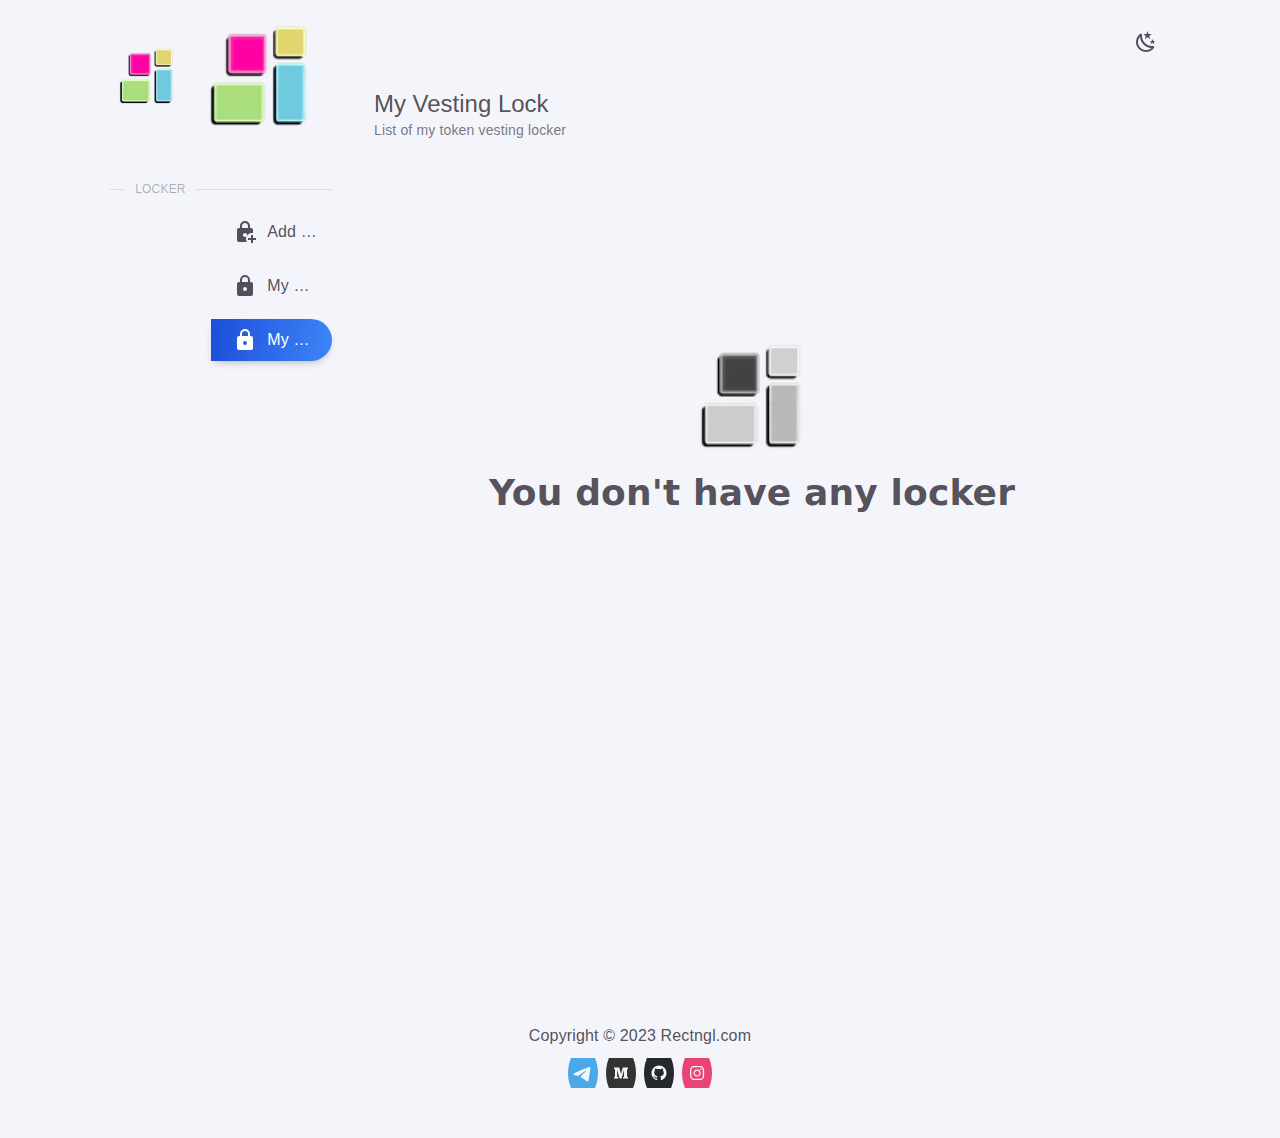
<file: dashboard/my-vesting-lock/index.html>
<!DOCTYPE html>
<html lang="en">

<head>
    <meta charSet="utf-8" />
    <meta name="keywords" content="The affordable and multi-chain locker liquidity solution" />
    <meta name="viewport" content="initial-scale=1, width=device-width" />
    <title>Rectngl | Dashboard - My Vesting Lock</title>
    <meta name="robots" content="follow, index" />
    <meta content="The affordable and multi-chain locker liquidity solution" name="description" />
    <meta property="og:url" content="https://rectngl.com/dashboard/my-vesting-lock/" />
    <link rel="canonical" href="https://rectngl.com/dashboard/my-vesting-lock/" />
    <meta property="og:type" content="website" />
    <meta property="og:site_name" content="Dashboard - My Vesting Lock" />
    <meta property="og:description" content="The affordable and multi-chain locker liquidity solution" />
    <meta property="og:title" content="Rectngl | Dashboard - My Vesting Lock" />
    <meta name="image" property="og:image" content="https://rectngl.com/images/bckimg.jpg" />
    <meta name="twitter:card" content="summary_large_image" />
    <meta name="twitter:title" content="Rectngl | Dashboard - My Vesting Lock" />
    <meta name="twitter:description" content="The affordable and multi-chain locker liquidity solution" />
    <meta name="twitter:image" content="https://rectngl.com/images/bckimg.jpg" />
    <link rel="apple-touch-icon" sizes="180x180" href="/favicon/apple-touch-icon.png" />
    <link rel="icon" type="image/png" sizes="32x32" href="/favicon/favicon-32x32.png" />
    <link rel="icon" type="image/png" sizes="16x16" href="/favicon/favicon-16x16.png" />
    <link rel="manifest" href="/favicon/site.webmanifest" />
    <link rel="mask-icon" href="/favicon/safari-pinned-tab.svg" color="#00e887" />
    <link rel="shortcut icon" href="/favicon/favicon.ico" />
    <meta name="msapplication-TileColor" content="#ffffff" />
    <meta name="msapplication-config" content="/favicon/browserconfig.xml" />
    <meta name="theme-color" content="#ffffff" />
    <meta name="next-head-count" content="26" />
    <link rel="preload" href="/fonts/inter-var-latin.woff2" as="font" type="font/woff2" crossorigin="anonymous" />
    <link rel="preload" href="/_next/static/css/8215ac2fe0c67ebb.css" as="style" />
    <link rel="stylesheet" href="/_next/static/css/8215ac2fe0c67ebb.css" data-n-g="" />
    <link rel="preload" href="/_next/static/css/30fd6dae99bf48e4.css" as="style" />
    <link rel="stylesheet" href="/_next/static/css/30fd6dae99bf48e4.css" data-n-p="" /><noscript data-n-css=""></noscript>
    <script defer="" nomodule="" src="/_next/static/chunks/polyfills-c67a75d1b6f99dc8.js"></script>
    <script src="/_next/static/chunks/webpack-d52315cf06cf307c.js" defer=""></script>
    <script src="/_next/static/chunks/framework-73b8966a3c579ab0.js" defer=""></script>
    <script src="/_next/static/chunks/main-97415fc6cc80246b.js" defer=""></script>
    <script src="/_next/static/chunks/pages/_app-23eaad8e90e7b843.js" defer=""></script>
    <script src="/_next/static/chunks/79-fabb301d0e613787.js" defer=""></script>
    <script src="/_next/static/chunks/681-d870401ecb7c9730.js" defer=""></script>
    <script src="/_next/static/chunks/pages/dashboard/my-vesting-lock-0c0fc0d23b69531f.js" defer=""></script>
    <script src="/_next/static/Ey44yfsiRp0GQs-qNdhda/_buildManifest.js" defer=""></script>
    <script src="/_next/static/Ey44yfsiRp0GQs-qNdhda/_ssgManifest.js" defer=""></script>
    <style data-emotion="css-global 0"></style>
    <style data-emotion="css-global 1446tso">
        html {
            -webkit-font-smoothing: antialiased;
            -moz-osx-font-smoothing: grayscale;
            box-sizing: border-box;
            -webkit-text-size-adjust: 100%;
        }

        *,
        *::before,
        *::after {
            box-sizing: inherit;
        }

        strong,
        b {
            font-weight: 700;
        }

        body {
            margin: 0;
            color: rgba(58, 53, 65, 0.87);
            font-family: Inter, sans-serif, -apple-system, BlinkMacSystemFont, "Segoe UI", Roboto, "Helvetica Neue", Arial, sans-serif, "Apple Color Emoji", "Segoe UI Emoji", "Segoe UI Symbol";
            font-weight: 400;
            font-size: 1rem;
            line-height: 1.5;
            letter-spacing: 0.15px;
            background-color: #F4F5FA;
        }

        @media print {
            body {
                background-color: #FFF;
            }
        }

        body::backdrop {
            background-color: #F4F5FA;
        }
    </style>
    <style data-emotion="css-global anuvt4">
        .ps__rail-y {
            z-index: 1;
            right: 0 !important;
            left: auto !important;
        }

        .ps__rail-y:hover,
        .ps__rail-y:focus,
        .ps__rail-y.ps--clicking {
            background-color: #E4E5EB !important;
        }

        .ps__rail-y .ps__thumb-y {
            right: 3px !important;
            left: auto !important;
            background-color: #C2C4D1 !important;
        }

        .layout-vertical-nav .ps__rail-y .ps__thumb-y {
            width: 4px;
            background-color: #C2C4D1 !important;
        }

        .layout-vertical-nav .ps__rail-y:hover,
        .layout-vertical-nav .ps__rail-y:focus,
        .layout-vertical-nav .ps__rail-y.ps--clicking {
            background-color: transparent !important;
        }

        .layout-vertical-nav .ps__rail-y:hover .ps__thumb-y,
        .layout-vertical-nav .ps__rail-y:focus .ps__thumb-y,
        .layout-vertical-nav .ps__rail-y.ps--clicking .ps__thumb-y {
            width: 6px;
        }

        #nprogress {
            pointer-events: none;
        }

        #nprogress .bar {
            left: 0;
            top: 0;
            height: 3px;
            width: 100%;
            z-index: 2000;
            position: fixed;
            background-color: #3b82f6;
        }
    </style>
    <style data-emotion="css uinsfl agsicw 14dfcda zwaj9g 5k1n1y ku0lyd phkwyt 1t0xf0p 102l5x0 1jj11xz rykvey 1mjhz9d 1e88jm1 qe5jmm m3llm0 f4apo4 vubbuv v86rxk 1vq8avp 34b9xr 1omfavb 6h6gtn 12d2mry 10kuq41 s8crcf zyg32b oooqfj h2qpui 15j76c0 f2gabn 4yvesp eic2kq jt5oj2 sdi5m0 t9sz35">
        .css-uinsfl {
            height: 100%;
            display: -webkit-box;
            display: -webkit-flex;
            display: -ms-flexbox;
            display: flex;
        }

        .css-agsicw {
            -webkit-flex: 0 0 auto;
            -ms-flex: 0 0 auto;
            flex: 0 0 auto;
            overflow-x: hidden;
            -webkit-transition: width .25s ease-in-out;
            transition: width .25s ease-in-out;
            width: 260px;
        }

        .css-agsicw ul {
            list-style: none;
        }

        .css-agsicw .MuiListItem-gutters {
            padding-left: 4px;
            padding-right: 4px;
        }

        .css-agsicw .MuiDrawer-paper {
            left: unset;
            right: unset;
            overflow-x: hidden;
            -webkit-transition: width .25s ease-in-out, box-shadow .25s ease-in-out;
            transition: width .25s ease-in-out, box-shadow .25s ease-in-out;
        }

        .css-agsicw .MuiDrawer-paper {
            border-right: 0px solid;
            background-color: #F4F5FA;
        }

        .css-14dfcda {
            background-color: #FFF;
            color: rgba(58, 53, 65, 0.87);
            -webkit-transition: box-shadow 300ms cubic-bezier(0.4, 0, 0.2, 1) 0ms;
            transition: box-shadow 300ms cubic-bezier(0.4, 0, 0.2, 1) 0ms;
            box-shadow: none;
            background-image: none;
            overflow-y: auto;
            display: -webkit-box;
            display: -webkit-flex;
            display: -ms-flexbox;
            display: flex;
            -webkit-flex-direction: column;
            -ms-flex-direction: column;
            flex-direction: column;
            height: 100%;
            -webkit-flex: 1 0 auto;
            -ms-flex: 1 0 auto;
            flex: 1 0 auto;
            z-index: 1200;
            -webkit-overflow-scrolling: touch;
            position: fixed;
            top: 0;
            outline: 0;
            left: 0;
            border-right: 1px solid rgba(58, 53, 65, 0.12);
            width: 260px;
        }

        .css-zwaj9g {
            display: -webkit-box;
            display: -webkit-flex;
            display: -ms-flexbox;
            display: flex;
            -webkit-align-items: center;
            -webkit-box-align: center;
            -ms-flex-align: center;
            align-items: center;
            -webkit-box-pack: justify;
            -webkit-justify-content: space-between;
            justify-content: space-between;
            padding-right: 1.125rem;
            -webkit-transition: padding .25s ease-in-out;
            transition: padding .25s ease-in-out;
            min-height: 64px;
            padding-left: 0.75rem;
        }

        .css-5k1n1y {
            display: -webkit-box;
            display: -webkit-flex;
            display: -ms-flexbox;
            display: flex;
            -webkit-align-items: center;
            -webkit-box-align: center;
            -ms-flex-align: center;
            align-items: center;
            -webkit-text-decoration: none;
            text-decoration: none;
        }

        .css-ku0lyd {
            top: 50px;
            left: -8px;
            z-index: 2;
            height: 75px;
            display: none;
            position: absolute;
            pointer-events: none;
            width: calc(100% + 15px);
            background: linear-gradient(#F4F5FA 40%, rgba(244, 245, 250, 0.1) 95%, rgba(244, 245, 250, 0.05));
        }

        .css-ku0lyd.d-block {
            display: block;
        }

        .css-phkwyt {
            height: 100%;
            position: relative;
            overflow: hidden;
            padding-left: 0.75rem;
        }

        .css-1t0xf0p {
            height: 100%;
            display: -webkit-box;
            display: -webkit-flex;
            display: -ms-flexbox;
            display: flex;
            -webkit-flex-direction: column;
            -ms-flex-direction: column;
            flex-direction: column;
            -webkit-box-pack: justify;
            -webkit-justify-content: space-between;
            justify-content: space-between;
            padding-left: 0.5rem;
        }

        .css-102l5x0 {
            list-style: none;
            margin: 0;
            padding: 0;
            position: relative;
            padding-top: 8px;
            padding-bottom: 8px;
            -webkit-transition: padding .25s ease;
            transition: padding .25s ease;
            padding-right: 1.125rem;
        }

        .css-1jj11xz {
            box-sizing: border-box;
            line-height: 48px;
            list-style: none;
            color: rgba(58, 53, 65, 0.68);
            font-family: Inter, sans-serif, -apple-system, BlinkMacSystemFont, "Segoe UI", Roboto, "Helvetica Neue", Arial, sans-serif, "Apple Color Emoji", "Segoe UI Emoji", "Segoe UI Symbol";
            font-weight: 500;
            font-size: 0.875rem;
            padding-left: 16px;
            padding-right: 16px;
            position: -webkit-sticky;
            position: sticky;
            top: 0;
            z-index: 1;
            background-color: #FFF;
            font-weight: 600;
            text-transform: uppercase;
            color: rgba(58, 53, 65, 0.87);
            line-height: 1;
            display: -webkit-box;
            display: -webkit-flex;
            display: -ms-flexbox;
            display: flex;
            position: relative;
            margin-top: 1.75rem;
            margin-bottom: 0.5rem;
            background-color: transparent;
            -webkit-transition: padding-left .25s ease-in-out;
            transition: padding-left .25s ease-in-out;
            padding-left: 0rem;
            padding-right: 0rem;
            padding-top: 0.4375rem;
            padding-bottom: 0.4375rem;
            color: rgba(58, 53, 65, 0.38);
        }

        .css-1jj11xz .MuiDivider-root:before,
        .css-1jj11xz .MuiDivider-root:after,
        .css-1jj11xz hr {
            border-color: rgba(58, 53, 65, 0.12);
        }

        .css-rykvey {
            margin: 0;
            -webkit-flex-shrink: 0;
            -ms-flex-negative: 0;
            flex-shrink: 0;
            border-width: 0;
            border-style: solid;
            border-color: rgba(58, 53, 65, 0.12);
            border-bottom-width: thin;
            display: -webkit-box;
            display: -webkit-flex;
            display: -ms-flexbox;
            display: flex;
            white-space: nowrap;
            text-align: center;
            border: 0;
            margin: 0.5rem 0;
            margin: 0rem;
            width: 100%;
            line-height: normal;
            text-transform: uppercase;
        }

        .css-rykvey::before,
        .css-rykvey::after {
            position: relative;
            width: 100%;
            border-top: thin solid rgba(58, 53, 65, 0.12);
            top: 50%;
            content: "";
            -webkit-transform: translateY(50%);
            -moz-transform: translateY(50%);
            -ms-transform: translateY(50%);
            transform: translateY(50%);
        }

        .css-rykvey::before {
            width: 10%;
        }

        .css-rykvey::after {
            width: 90%;
        }

        .css-rykvey:before,
        .css-rykvey:after {
            top: 7px;
            -webkit-transform: none;
            -moz-transform: none;
            -ms-transform: none;
            transform: none;
        }

        .css-rykvey .MuiDivider-wrapper {
            padding-left: 0.625rem;
            padding-right: 0.625rem;
            font-size: 0.75rem;
            letter-spacing: 0.21px;
        }

        .css-1mjhz9d {
            display: inline-block;
            padding-left: calc(0.25rem * 1.2);
            padding-right: calc(0.25rem * 1.2);
        }

        .css-1e88jm1 {
            margin: 0;
            font-family: Inter, sans-serif, -apple-system, BlinkMacSystemFont, "Segoe UI", Roboto, "Helvetica Neue", Arial, sans-serif, "Apple Color Emoji", "Segoe UI Emoji", "Segoe UI Symbol";
            font-weight: 400;
            font-size: 1rem;
            line-height: 1.5;
            letter-spacing: 0.15px;
            color: rgba(58, 53, 65, 0.87);
            overflow: hidden;
            text-overflow: ellipsis;
            white-space: nowrap;
            font-size: 0.75rem;
            line-height: normal;
            letter-spacing: 0.21px;
            text-transform: uppercase;
            color: rgba(58, 53, 65, 0.38);
            font-weight: 500;
        }

        .css-qe5jmm {
            display: -webkit-box;
            display: -webkit-flex;
            display: -ms-flexbox;
            display: flex;
            -webkit-box-pack: start;
            -ms-flex-pack: start;
            -webkit-justify-content: flex-start;
            justify-content: flex-start;
            -webkit-align-items: center;
            -webkit-box-align: center;
            -ms-flex-align: center;
            align-items: center;
            position: relative;
            -webkit-text-decoration: none;
            text-decoration: none;
            width: 100%;
            box-sizing: border-box;
            text-align: left;
            margin-top: 0.375rem;
            padding-left: 0 !important;
            padding-right: 0 !important;
        }

        .css-qe5jmm.Mui-focusVisible {
            background-color: rgba(58, 53, 65, 0.12);
        }

        .css-qe5jmm.Mui-selected {
            background-color: rgba(59, 130, 246, 0.08);
        }

        .css-qe5jmm.Mui-selected.Mui-focusVisible {
            background-color: rgba(59, 130, 246, 0.2);
        }

        .css-qe5jmm.Mui-disabled {
            opacity: 0.38;
        }

        .css-m3llm0 {
            display: -webkit-inline-box;
            display: -webkit-inline-flex;
            display: -ms-inline-flexbox;
            display: inline-flex;
            -webkit-align-items: center;
            -webkit-box-align: center;
            -ms-flex-align: center;
            align-items: center;
            -webkit-box-pack: center;
            -ms-flex-pack: center;
            -webkit-justify-content: center;
            justify-content: center;
            position: relative;
            box-sizing: border-box;
            -webkit-tap-highlight-color: transparent;
            background-color: transparent;
            outline: 0;
            border: 0;
            margin: 0;
            border-radius: 0;
            padding: 0;
            cursor: pointer;
            -webkit-user-select: none;
            -moz-user-select: none;
            -ms-user-select: none;
            user-select: none;
            vertical-align: middle;
            -moz-appearance: none;
            -webkit-appearance: none;
            -webkit-text-decoration: none;
            text-decoration: none;
            color: inherit;
            display: -webkit-box;
            display: -webkit-flex;
            display: -ms-flexbox;
            display: flex;
            -webkit-box-flex: 1;
            -webkit-flex-grow: 1;
            -ms-flex-positive: 1;
            flex-grow: 1;
            -webkit-box-pack: start;
            -ms-flex-pack: start;
            -webkit-justify-content: flex-start;
            justify-content: flex-start;
            -webkit-align-items: center;
            -webkit-box-align: center;
            -ms-flex-align: center;
            align-items: center;
            position: relative;
            -webkit-text-decoration: none;
            text-decoration: none;
            min-width: 0;
            box-sizing: border-box;
            text-align: left;
            padding-top: 8px;
            padding-bottom: 8px;
            -webkit-transition: background-color 150ms cubic-bezier(0.4, 0, 0.2, 1) 0ms;
            transition: background-color 150ms cubic-bezier(0.4, 0, 0.2, 1) 0ms;
            padding-left: 16px;
            padding-right: 16px;
            width: 100%;
            border-top-right-radius: 100px;
            border-bottom-right-radius: 100px;
            color: rgba(58, 53, 65, 0.87);
            padding: 0.5625rem 0.875rem;
            -webkit-transition: opacity .25s ease-in-out;
            transition: opacity .25s ease-in-out;
            padding-left: 1.375rem;
            cursor: pointer;
        }

        .css-m3llm0::-moz-focus-inner {
            border-style: none;
        }

        .css-m3llm0.Mui-disabled {
            pointer-events: none;
            cursor: default;
        }

        @media print {
            .css-m3llm0 {
                -webkit-print-color-adjust: exact;
                color-adjust: exact;
            }
        }

        .css-m3llm0:hover {
            -webkit-text-decoration: none;
            text-decoration: none;
            background-color: rgba(58, 53, 65, 0.04);
        }

        @media (hover: none) {
            .css-m3llm0:hover {
                background-color: transparent;
            }
        }

        .css-m3llm0.Mui-selected {
            background-color: rgba(59, 130, 246, 0.08);
        }

        .css-m3llm0.Mui-selected.Mui-focusVisible {
            background-color: rgba(59, 130, 246, 0.2);
        }

        .css-m3llm0.Mui-selected:hover {
            background-color: rgba(59, 130, 246, 0.12);
        }

        @media (hover: none) {
            .css-m3llm0.Mui-selected:hover {
                background-color: rgba(59, 130, 246, 0.08);
            }
        }

        .css-m3llm0.Mui-focusVisible {
            background-color: rgba(58, 53, 65, 0.12);
        }

        .css-m3llm0.Mui-disabled {
            opacity: 0.38;
        }

        .css-m3llm0.active,
        .css-m3llm0.active:hover {
            box-shadow: 0px 4px 8px -4px rgba(58, 53, 65, 0.42);
            background-image: linear-gradient(98deg, #1d4ed8, #3b82f6 94%);
        }

        .css-m3llm0.active .MuiTypography-root,
        .css-m3llm0.active .MuiSvgIcon-root {
            color: #FFF !important;
        }

        .css-f4apo4 {
            min-width: 56px;
            color: rgba(58, 53, 65, 0.54);
            -webkit-flex-shrink: 0;
            -ms-flex-negative: 0;
            flex-shrink: 0;
            display: -webkit-inline-box;
            display: -webkit-inline-flex;
            display: -ms-inline-flexbox;
            display: inline-flex;
            min-width: 0;
            margin-right: 0.5625rem;
            color: rgba(58, 53, 65, 0.68);
            margin-right: 0.625rem;
            color: rgba(58, 53, 65, 0.87);
            -webkit-transition: margin .25s ease-in-out;
            transition: margin .25s ease-in-out;
        }

        .css-vubbuv {
            -webkit-user-select: none;
            -moz-user-select: none;
            -ms-user-select: none;
            user-select: none;
            width: 1em;
            height: 1em;
            display: inline-block;
            fill: currentColor;
            -webkit-flex-shrink: 0;
            -ms-flex-negative: 0;
            flex-shrink: 0;
            -webkit-transition: fill 200ms cubic-bezier(0.4, 0, 0.2, 1) 0ms;
            transition: fill 200ms cubic-bezier(0.4, 0, 0.2, 1) 0ms;
            font-size: 1.5rem;
        }

        .css-v86rxk {
            width: 100%;
            display: -webkit-box;
            display: -webkit-flex;
            display: -ms-flexbox;
            display: flex;
            -webkit-align-items: center;
            -webkit-box-align: center;
            -ms-flex-align: center;
            align-items: center;
            -webkit-box-pack: justify;
            -webkit-justify-content: space-between;
            justify-content: space-between;
            -webkit-transition: opacity .25s ease-in-out;
            transition: opacity .25s ease-in-out;
            overflow: hidden;
        }

        .css-1vq8avp {
            margin: 0;
            font-family: Inter, sans-serif, -apple-system, BlinkMacSystemFont, "Segoe UI", Roboto, "Helvetica Neue", Arial, sans-serif, "Apple Color Emoji", "Segoe UI Emoji", "Segoe UI Symbol";
            font-weight: 400;
            font-size: 1rem;
            line-height: 1.5;
            letter-spacing: 0.15px;
            color: rgba(58, 53, 65, 0.87);
            overflow: hidden;
            text-overflow: ellipsis;
            white-space: nowrap;
        }

        .css-34b9xr {
            -webkit-box-flex: 1;
            -webkit-flex-grow: 1;
            -ms-flex-positive: 1;
            flex-grow: 1;
            min-width: 0;
            display: -webkit-box;
            display: -webkit-flex;
            display: -ms-flexbox;
            display: flex;
            min-height: 100vh;
            -webkit-flex-direction: column;
            -ms-flex-direction: column;
            flex-direction: column;
        }

        .css-1omfavb {
            background-color: #FFF;
            color: rgba(58, 53, 65, 0.87);
            -webkit-transition: box-shadow 300ms cubic-bezier(0.4, 0, 0.2, 1) 0ms;
            transition: box-shadow 300ms cubic-bezier(0.4, 0, 0.2, 1) 0ms;
            box-shadow: none;
            background-image: none;
            display: -webkit-box;
            display: -webkit-flex;
            display: -ms-flexbox;
            display: flex;
            -webkit-flex-direction: column;
            -ms-flex-direction: column;
            flex-direction: column;
            width: 100%;
            box-sizing: border-box;
            -webkit-flex-shrink: 0;
            -ms-flex-negative: 0;
            flex-shrink: 0;
            position: static;
            background-color: #F5F5F5;
            color: rgba(0, 0, 0, 0.87);
            -webkit-transition: none;
            transition: none;
            -webkit-align-items: center;
            -webkit-box-align: center;
            -ms-flex-align: center;
            align-items: center;
            -webkit-box-pack: center;
            -ms-flex-pack: center;
            -webkit-justify-content: center;
            justify-content: center;
            padding: 0rem 1.5rem;
            background-color: transparent;
            color: rgba(58, 53, 65, 0.87);
            min-height: 64px;
        }

        @media (max-width:599.95px) {
            .css-1omfavb {
                padding-left: 1rem;
                padding-right: 1rem;
            }
        }

        .css-6h6gtn {
            position: relative;
            display: -webkit-box;
            display: -webkit-flex;
            display: -ms-flexbox;
            display: flex;
            -webkit-align-items: center;
            -webkit-box-align: center;
            -ms-flex-align: center;
            align-items: center;
            padding-left: 0.5rem;
            padding-right: 0.5rem;
            min-height: 64px;
            width: 100%;
            border-bottom-left-radius: 10px;
            border-bottom-right-radius: 10px;
            padding: 0rem !important;
            min-height: 64px !important;
            -webkit-transition: padding .25s ease-in-out, box-shadow .25s ease-in-out, backdrop-filter .25s ease-in-out, background-color .25s ease-in-out;
            transition: padding .25s ease-in-out, box-shadow .25s ease-in-out, backdrop-filter .25s ease-in-out, background-color .25s ease-in-out;
        }

        @media (min-width:600px) {
            .css-6h6gtn {
                padding-left: 0.75rem;
                padding-right: 0.75rem;
            }
        }

        @media (min-width:1440px) {
            .css-6h6gtn {
                max-width: calc(1440px - 1.5rem * 2);
            }
        }

        .css-12d2mry {
            width: 100%;
            display: -webkit-box;
            display: -webkit-flex;
            display: -ms-flexbox;
            display: flex;
            -webkit-align-items: center;
            -webkit-box-align: center;
            -ms-flex-align: center;
            align-items: center;
            -webkit-box-pack: justify;
            -webkit-justify-content: space-between;
            justify-content: space-between;
        }

        .css-10kuq41 {
            margin-right: 0.5rem;
            display: -webkit-box;
            display: -webkit-flex;
            display: -ms-flexbox;
            display: flex;
            -webkit-align-items: center;
            -webkit-box-align: center;
            -ms-flex-align: center;
            align-items: center;
        }

        .css-s8crcf {
            display: -webkit-inline-box;
            display: -webkit-inline-flex;
            display: -ms-inline-flexbox;
            display: inline-flex;
            -webkit-align-items: center;
            -webkit-box-align: center;
            -ms-flex-align: center;
            align-items: center;
            -webkit-box-pack: center;
            -ms-flex-pack: center;
            -webkit-justify-content: center;
            justify-content: center;
            position: relative;
            box-sizing: border-box;
            -webkit-tap-highlight-color: transparent;
            background-color: transparent;
            outline: 0;
            border: 0;
            margin: 0;
            border-radius: 0;
            padding: 0;
            cursor: pointer;
            -webkit-user-select: none;
            -moz-user-select: none;
            -ms-user-select: none;
            user-select: none;
            vertical-align: middle;
            -moz-appearance: none;
            -webkit-appearance: none;
            -webkit-text-decoration: none;
            text-decoration: none;
            color: inherit;
            text-align: center;
            -webkit-flex: 0 0 auto;
            -ms-flex: 0 0 auto;
            flex: 0 0 auto;
            font-size: 1.5rem;
            padding: 8px;
            border-radius: 50%;
            overflow: visible;
            color: rgba(58, 53, 65, 0.54);
            -webkit-transition: background-color 150ms cubic-bezier(0.4, 0, 0.2, 1) 0ms;
            transition: background-color 150ms cubic-bezier(0.4, 0, 0.2, 1) 0ms;
            color: inherit;
        }

        .css-s8crcf::-moz-focus-inner {
            border-style: none;
        }

        .css-s8crcf.Mui-disabled {
            pointer-events: none;
            cursor: default;
        }

        @media print {
            .css-s8crcf {
                -webkit-print-color-adjust: exact;
                color-adjust: exact;
            }
        }

        .css-s8crcf:hover {
            background-color: rgba(58, 53, 65, 0.04);
        }

        @media (hover: none) {
            .css-s8crcf:hover {
                background-color: transparent;
            }
        }

        .css-s8crcf.Mui-disabled {
            background-color: transparent;
            color: rgba(58, 53, 65, 0.3);
        }

        .css-zyg32b {
            -webkit-box-flex: 1;
            -webkit-flex-grow: 1;
            -ms-flex-positive: 1;
            flex-grow: 1;
            width: 100%;
            padding: 1.5rem;
            -webkit-transition: padding .25s ease-in-out;
            transition: padding .25s ease-in-out;
            margin-left: auto;
            margin-right: auto;
        }

        @media (max-width:599.95px) {
            .css-zyg32b {
                padding-left: 1rem;
                padding-right: 1rem;
            }
        }

        @media (min-width:1200px) {
            .css-zyg32b {
                max-width: 100%;
            }
        }

        @media (min-width:1440px) {
            .css-zyg32b {
                max-width: 1440px;
            }
        }

        .css-oooqfj .react-datepicker-popper {
            z-index: 5;
        }

        .css-oooqfj .react-datepicker-wrapper {
            width: 100%;
        }

        .css-oooqfj .react-datepicker {
            border: none;
            box-shadow: 0px 4px 5px -2px rgba(58, 53, 65, 0.2), 0px 7px 10px 1px rgba(58, 53, 65, 0.14), 0px 2px 16px 1px rgba(58, 53, 65, 0.12);
            padding: 0.5rem 0rem;
            color: rgba(58, 53, 65, 0.87);
            border-radius: 6px;
            font-family: Inter, sans-serif, -apple-system, BlinkMacSystemFont, "Segoe UI", Roboto, "Helvetica Neue", Arial, sans-serif, "Apple Color Emoji", "Segoe UI Emoji", "Segoe UI Symbol";
            background-color: #FFF;
        }

        .css-oooqfj .react-datepicker .react-datepicker__header {
            padding: 0;
            border: none;
            font-weight: normal;
            background-color: #FFF;
        }

        .css-oooqfj .react-datepicker .react-datepicker__header .react-datepicker__day-name {
            margin: 0;
        }

        .css-oooqfj .react-datepicker .react-datepicker-year-header {
            line-height: 2.1;
            margin-bottom: 0.5rem;
            color: rgba(58, 53, 65, 0.87);
        }

        .css-oooqfj .react-datepicker .react-datepicker__triangle {
            display: none;
        }

        .css-oooqfj .react-datepicker>.react-datepicker__navigation {
            top: 0.75rem;
        }

        .css-oooqfj .react-datepicker>.react-datepicker__navigation.react-datepicker__navigation--previous {
            border: none;
            background-image: url('data:image/svg+xml,%3Csvg xmlns=\'http://www.w3.org/2000/svg\' style=\'width:24px;height:24px\' viewBox=\'0 0 24 24\'%3E%3Cpath fill=\'rgba(58, 53, 65, 0.68)\' d=\'M15.41,16.58L10.83,12L15.41,7.41L14,6L8,12L14,18L15.41,16.58Z\' /%3E%3C/svg%3E');
            height: 24px;
            width: 24px;
        }

        .css-oooqfj .react-datepicker>.react-datepicker__navigation.react-datepicker__navigation--previous .react-datepicker__navigation-icon {
            display: none;
        }

        .css-oooqfj .react-datepicker>.react-datepicker__navigation.react-datepicker__navigation--next {
            border: none;
            background-image: url('data:image/svg+xml,%3Csvg xmlns=\'http://www.w3.org/2000/svg\' style=\'width:24px;height:24px\' viewBox=\'0 0 24 24\'%3E%3Cpath fill=\'rgba(58, 53, 65, 0.68)\' d=\'M8.59,16.58L13.17,12L8.59,7.41L10,6L16,12L10,18L8.59,16.58Z\' /%3E%3C/svg%3E');
            height: 24px;
            width: 24px;
        }

        .css-oooqfj .react-datepicker>.react-datepicker__navigation.react-datepicker__navigation--next .react-datepicker__navigation-icon {
            display: none;
        }

        .css-oooqfj .react-datepicker>.react-datepicker__navigation.react-datepicker__navigation--next--with-time {
            right: 122px;
        }

        .css-oooqfj .react-datepicker>.react-datepicker__navigation:focus,
        .css-oooqfj .react-datepicker>.react-datepicker__navigation:active {
            outline: 0;
        }

        .css-oooqfj .react-datepicker .react-datepicker__current-month {
            line-height: 2.1;
            font-size: 1rem;
            font-weight: normal;
            letter-spacing: 0.15px;
            margin-bottom: 0.5rem;
            color: rgba(58, 53, 65, 0.87);
        }

        .css-oooqfj .react-datepicker .react-datepicker__day-name {
            line-height: 1.5;
            width: 2.25rem;
            font-size: 0.75rem;
            letter-spacing: 0.4px;
            color: rgba(58, 53, 65, 0.68);
        }

        .css-oooqfj .react-datepicker .react-datepicker__day {
            margin: 0;
            width: 2.25rem;
            line-height: 2.75;
            height: 2.25rem;
            border-radius: 50%;
            color: rgba(58, 53, 65, 0.87);
        }

        .css-oooqfj .react-datepicker .react-datepicker__day.react-datepicker__day--selected,
        .css-oooqfj .react-datepicker .react-datepicker__day.react-datepicker__day--keyboard-selected {
            color: #FFF;
            background-color: #3b82f6 !important;
        }

        .css-oooqfj .react-datepicker .react-datepicker__day.react-datepicker__day--in-range,
        .css-oooqfj .react-datepicker .react-datepicker__day.react-datepicker__day--in-selecting-range {
            border-radius: 0;
            color: #3b82f6;
            background-color: rgba(59, 130, 246, 0.06) !important;
        }

        .css-oooqfj .react-datepicker .react-datepicker__day.react-datepicker__day--in-range:empty,
        .css-oooqfj .react-datepicker .react-datepicker__day.react-datepicker__day--in-selecting-range:empty {
            background-color: transparent !important;
        }

        .css-oooqfj .react-datepicker .react-datepicker__day.react-datepicker__day--selected.react-datepicker__day--in-selecting-range.react-datepicker__day--selecting-range-start,
        .css-oooqfj .react-datepicker .react-datepicker__day.react-datepicker__day--selected.react-datepicker__day--range-start.react-datepicker__day--in-range,
        .css-oooqfj .react-datepicker .react-datepicker__day.react-datepicker__day--range-start {
            border-top-left-radius: 50%;
            border-bottom-left-radius: 50%;
            color: #FFF;
            background-color: #3b82f6 !important;
        }

        .css-oooqfj .react-datepicker .react-datepicker__day.react-datepicker__day--range-end {
            border-top-right-radius: 50%;
            border-bottom-right-radius: 50%;
            color: #FFF;
            background-color: #3b82f6 !important;
        }

        .css-oooqfj .react-datepicker .react-datepicker__day:focus,
        .css-oooqfj .react-datepicker .react-datepicker__day:active {
            outline: 0;
        }

        .css-oooqfj .react-datepicker .react-datepicker__day.react-datepicker__day--outside-month {
            height: auto;
        }

        .css-oooqfj .react-datepicker .react-datepicker__day.react-datepicker__day--outside-month,
        .css-oooqfj .react-datepicker .react-datepicker__day.react-datepicker__day--disabled:not(.react-datepicker__day--selected) {
            color: rgba(58, 53, 65, 0.38);
        }

        .css-oooqfj .react-datepicker .react-datepicker__day.react-datepicker__day--outside-month:hover,
        .css-oooqfj .react-datepicker .react-datepicker__day.react-datepicker__day--disabled:not(.react-datepicker__day--selected):hover {
            background-color: transparent;
        }

        .css-oooqfj .react-datepicker .react-datepicker__day.react-datepicker__day--highlighted,
        .css-oooqfj .react-datepicker .react-datepicker__day.react-datepicker__day--highlighted:hover {
            color: #56CA00;
            background-color: rgba(86, 202, 0, 0.12);
        }

        .css-oooqfj .react-datepicker .react-datepicker__day.react-datepicker__day--today {
            font-weight: normal;
        }

        .css-oooqfj .react-datepicker .react-datepicker__header__dropdown .react-datepicker__month-dropdown-container:not(:last-child) {
            margin-right: 2rem;
        }

        .css-oooqfj .react-datepicker .react-datepicker__header__dropdown .react-datepicker__month-dropdown-container,
        .css-oooqfj .react-datepicker .react-datepicker__header__dropdown .react-datepicker__year-dropdown-container {
            margin-bottom: 1rem;
        }

        .css-oooqfj .react-datepicker .react-datepicker__header__dropdown .react-datepicker__month-read-view--selected-month,
        .css-oooqfj .react-datepicker .react-datepicker__header__dropdown .react-datepicker__year-read-view--selected-year {
            font-size: 0.875rem;
            margin-right: 0.25rem;
            color: rgba(58, 53, 65, 0.87);
        }

        .css-oooqfj .react-datepicker .react-datepicker__header__dropdown .react-datepicker__month-read-view:hover .react-datepicker__month-read-view--down-arrow,
        .css-oooqfj .react-datepicker .react-datepicker__header__dropdown .react-datepicker__year-read-view:hover .react-datepicker__year-read-view--down-arrow {
            border-top-color: rgba(58, 53, 65, 0.68);
            border-right-color: rgba(58, 53, 65, 0.68);
        }

        .css-oooqfj .react-datepicker .react-datepicker__header__dropdown .react-datepicker__month-read-view--down-arrow,
        .css-oooqfj .react-datepicker .react-datepicker__header__dropdown .react-datepicker__year-read-view--down-arrow {
            top: 4px;
            border-top-color: rgba(58, 53, 65, 0.38);
            border-right-color: rgba(58, 53, 65, 0.38);
        }

        .css-oooqfj .react-datepicker .react-datepicker__header__dropdown .react-datepicker__month-dropdown,
        .css-oooqfj .react-datepicker .react-datepicker__header__dropdown .react-datepicker__year-dropdown {
            padding-top: 0.375rem;
            padding-bottom: 0.375rem;
            border-color: rgba(58, 53, 65, 0.12);
            border-radius: 6px;
            background-color: #FFF;
            box-shadow: 0px 5px 5px -3px rgba(58, 53, 65, 0.2), 0px 8px 10px 1px rgba(58, 53, 65, 0.14), 0px 3px 14px 2px rgba(58, 53, 65, 0.12);
        }

        .css-oooqfj .react-datepicker .react-datepicker__header__dropdown .react-datepicker__month-option,
        .css-oooqfj .react-datepicker .react-datepicker__header__dropdown .react-datepicker__year-option {
            padding-top: 0.125rem;
            padding-bottom: 0.125rem;
        }

        .css-oooqfj .react-datepicker .react-datepicker__header__dropdown .react-datepicker__month-option:hover,
        .css-oooqfj .react-datepicker .react-datepicker__header__dropdown .react-datepicker__year-option:hover {
            background-color: rgba(58, 53, 65, 0.04);
        }

        .css-oooqfj .react-datepicker .react-datepicker__header__dropdown .react-datepicker__month-option.react-datepicker__month-option--selected_month {
            background-color: rgba(59, 130, 246, 0.08);
        }

        .css-oooqfj .react-datepicker .react-datepicker__header__dropdown .react-datepicker__month-option.react-datepicker__month-option--selected_month:hover {
            background-color: rgba(59, 130, 246, 0.12);
        }

        .css-oooqfj .react-datepicker .react-datepicker__header__dropdown .react-datepicker__month-option.react-datepicker__month-option--selected_month .react-datepicker__month-option--selected {
            display: none;
        }

        .css-oooqfj .react-datepicker .react-datepicker__header__dropdown .react-datepicker__year-option.react-datepicker__year-option--selected_year {
            background-color: rgba(59, 130, 246, 0.08);
        }

        .css-oooqfj .react-datepicker .react-datepicker__header__dropdown .react-datepicker__year-option.react-datepicker__year-option--selected_year:hover {
            background-color: rgba(59, 130, 246, 0.12);
        }

        .css-oooqfj .react-datepicker .react-datepicker__header__dropdown .react-datepicker__year-option.react-datepicker__year-option--selected_year .react-datepicker__year-option--selected {
            display: none;
        }

        .css-oooqfj .react-datepicker .react-datepicker__header__dropdown .react-datepicker__year-option .react-datepicker__navigation--years-upcoming {
            width: 9px;
            height: 9px;
            border-style: solid;
            border-width: 3px 3px 0 0;
            -webkit-transform: rotate(-45deg);
            -moz-transform: rotate(-45deg);
            -ms-transform: rotate(-45deg);
            transform: rotate(-45deg);
            border-top-color: rgba(58, 53, 65, 0.38);
            border-right-color: rgba(58, 53, 65, 0.38);
            margin: 0.6875rem auto 0rem;
        }

        .css-oooqfj .react-datepicker .react-datepicker__header__dropdown .react-datepicker__year-option:hover .react-datepicker__navigation--years-upcoming {
            border-top-color: rgba(58, 53, 65, 0.68);
            border-right-color: rgba(58, 53, 65, 0.68);
        }

        .css-oooqfj .react-datepicker .react-datepicker__header__dropdown .react-datepicker__year-option .react-datepicker__navigation--years-previous {
            width: 9px;
            height: 9px;
            border-style: solid;
            border-width: 0 0 3px 3px;
            -webkit-transform: rotate(-45deg);
            -moz-transform: rotate(-45deg);
            -ms-transform: rotate(-45deg);
            transform: rotate(-45deg);
            border-left-color: rgba(58, 53, 65, 0.38);
            border-bottom-color: rgba(58, 53, 65, 0.38);
            margin: 0rem auto 0.6875rem;
        }

        .css-oooqfj .react-datepicker .react-datepicker__header__dropdown .react-datepicker__year-option:hover .react-datepicker__navigation--years-previous {
            border-left-color: rgba(58, 53, 65, 0.68);
            border-bottom-color: rgba(58, 53, 65, 0.68);
        }

        .css-oooqfj .react-datepicker .react-datepicker__month {
            margin-top: 0.75rem;
        }

        @media (max-width:599.95px) {
            .css-oooqfj .react-datepicker .react-datepicker__month {
                margin-left: 0;
                margin-right: 0;
                margin-bottom: 0;
            }
        }

        .css-oooqfj .react-datepicker .react-datepicker__month .react-datepicker__month-text,
        .css-oooqfj .react-datepicker .react-datepicker__year .react-datepicker__month-text,
        .css-oooqfj .react-datepicker .react-datepicker__month .react-datepicker__year-text,
        .css-oooqfj .react-datepicker .react-datepicker__year .react-datepicker__year-text,
        .css-oooqfj .react-datepicker .react-datepicker__month .react-datepicker__quarter-text,
        .css-oooqfj .react-datepicker .react-datepicker__year .react-datepicker__quarter-text {
            height: 2rem;
            -webkit-align-items: center;
            -webkit-box-align: center;
            -ms-flex-align: center;
            align-items: center;
            display: -webkit-inline-box;
            display: -webkit-inline-flex;
            display: -ms-inline-flexbox;
            display: inline-flex;
            -webkit-box-pack: center;
            -ms-flex-pack: center;
            -webkit-justify-content: center;
            justify-content: center;
        }

        .css-oooqfj .react-datepicker .react-datepicker__month .react-datepicker__month-text:hover,
        .css-oooqfj .react-datepicker .react-datepicker__year .react-datepicker__month-text:hover,
        .css-oooqfj .react-datepicker .react-datepicker__month .react-datepicker__year-text:hover,
        .css-oooqfj .react-datepicker .react-datepicker__year .react-datepicker__year-text:hover,
        .css-oooqfj .react-datepicker .react-datepicker__month .react-datepicker__quarter-text:hover,
        .css-oooqfj .react-datepicker .react-datepicker__year .react-datepicker__quarter-text:hover {
            border-radius: 6px;
        }

        .css-oooqfj .react-datepicker .react-datepicker__month .react-datepicker__month-text:focus,
        .css-oooqfj .react-datepicker .react-datepicker__year .react-datepicker__month-text:focus,
        .css-oooqfj .react-datepicker .react-datepicker__month .react-datepicker__year-text:focus,
        .css-oooqfj .react-datepicker .react-datepicker__year .react-datepicker__year-text:focus,
        .css-oooqfj .react-datepicker .react-datepicker__month .react-datepicker__quarter-text:focus,
        .css-oooqfj .react-datepicker .react-datepicker__year .react-datepicker__quarter-text:focus,
        .css-oooqfj .react-datepicker .react-datepicker__month .react-datepicker__month-text:active,
        .css-oooqfj .react-datepicker .react-datepicker__year .react-datepicker__month-text:active,
        .css-oooqfj .react-datepicker .react-datepicker__month .react-datepicker__year-text:active,
        .css-oooqfj .react-datepicker .react-datepicker__year .react-datepicker__year-text:active,
        .css-oooqfj .react-datepicker .react-datepicker__month .react-datepicker__quarter-text:active,
        .css-oooqfj .react-datepicker .react-datepicker__year .react-datepicker__quarter-text:active {
            outline: 0;
        }

        .css-oooqfj .react-datepicker .react-datepicker__month .react-datepicker__quarter--selected,
        .css-oooqfj .react-datepicker .react-datepicker__year .react-datepicker__quarter--selected,
        .css-oooqfj .react-datepicker .react-datepicker__month .react-datepicker__year-text--selected,
        .css-oooqfj .react-datepicker .react-datepicker__year .react-datepicker__year-text--selected,
        .css-oooqfj .react-datepicker .react-datepicker__month .react-datepicker__month--selected,
        .css-oooqfj .react-datepicker .react-datepicker__year .react-datepicker__month--selected,
        .css-oooqfj .react-datepicker .react-datepicker__month .react-datepicker__quarter-text--keyboard-selected,
        .css-oooqfj .react-datepicker .react-datepicker__year .react-datepicker__quarter-text--keyboard-selected,
        .css-oooqfj .react-datepicker .react-datepicker__month .react-datepicker__month-text--keyboard-selected,
        .css-oooqfj .react-datepicker .react-datepicker__year .react-datepicker__month-text--keyboard-selected,
        .css-oooqfj .react-datepicker .react-datepicker__month .react-datepicker__year-text--keyboard-selected,
        .css-oooqfj .react-datepicker .react-datepicker__year .react-datepicker__year-text--keyboard-selected {
            color: #FFF;
            border-radius: 6px;
            background-color: #3b82f6 !important;
        }

        .css-oooqfj .react-datepicker .react-datepicker__month .react-datepicker__week-number,
        .css-oooqfj .react-datepicker .react-datepicker__year .react-datepicker__week-number {
            font-weight: 600;
            color: rgba(58, 53, 65, 0.87);
        }

        .css-oooqfj .react-datepicker .react-datepicker__year-wrapper {
            max-width: 205px;
            -webkit-box-pack: center;
            -ms-flex-pack: center;
            -webkit-justify-content: center;
            justify-content: center;
        }

        .css-oooqfj .react-datepicker .react-datepicker__input-time-container {
            display: -webkit-box;
            display: -webkit-flex;
            display: -ms-flexbox;
            display: flex;
            -webkit-align-items: center;
            -webkit-box-align: center;
            -ms-flex-align: center;
            align-items: center;
        }

        .css-oooqfj .react-datepicker .react-datepicker__today-button {
            border-radius: 1rem;
            margin: 0 1rem 0.3rem;
            color: #FFF;
            background-color: #3b82f6;
        }

        .css-oooqfj .react-datepicker .react-datepicker__time-container {
            border-left-color: rgba(58, 53, 65, 0.12);
        }

        .css-oooqfj .react-datepicker.react-datepicker--time-only,
        .css-oooqfj .react-datepicker .react-datepicker__time-container {
            width: 7rem;
            padding: 0.3rem 0rem;
        }

        .css-oooqfj .react-datepicker.react-datepicker--time-only .react-datepicker-time__header,
        .css-oooqfj .react-datepicker .react-datepicker__time-container .react-datepicker-time__header {
            margin-bottom: 0.75rem;
            color: rgba(58, 53, 65, 0.87);
            font-size: 0.875rem;
        }

        .css-oooqfj .react-datepicker.react-datepicker--time-only .react-datepicker__time,
        .css-oooqfj .react-datepicker .react-datepicker__time-container .react-datepicker__time {
            background: #FFF;
        }

        .css-oooqfj .react-datepicker.react-datepicker--time-only .react-datepicker__time .react-datepicker__time-box .react-datepicker__time-list-item--disabled,
        .css-oooqfj .react-datepicker .react-datepicker__time-container .react-datepicker__time .react-datepicker__time-box .react-datepicker__time-list-item--disabled {
            color: rgba(58, 53, 65, 0.38);
        }

        .css-oooqfj .react-datepicker.react-datepicker--time-only .react-datepicker__time-list-item,
        .css-oooqfj .react-datepicker .react-datepicker__time-container .react-datepicker__time-list-item {
            line-height: 1.75;
            height: auto !important;
            margin-left: 0.8rem;
            margin-right: 0.3rem;
            color: rgba(58, 53, 65, 0.87);
            border-radius: 6px;
        }

        .css-oooqfj .react-datepicker.react-datepicker--time-only .react-datepicker__time-list-item:focus,
        .css-oooqfj .react-datepicker .react-datepicker__time-container .react-datepicker__time-list-item:focus,
        .css-oooqfj .react-datepicker.react-datepicker--time-only .react-datepicker__time-list-item:active,
        .css-oooqfj .react-datepicker .react-datepicker__time-container .react-datepicker__time-list-item:active {
            outline: 0;
        }

        .css-oooqfj .react-datepicker.react-datepicker--time-only .react-datepicker__time-list-item:hover,
        .css-oooqfj .react-datepicker .react-datepicker__time-container .react-datepicker__time-list-item:hover {
            background-color: rgba(58, 53, 65, 0.04) !important;
        }

        .css-oooqfj .react-datepicker.react-datepicker--time-only .react-datepicker__time-list-item.react-datepicker__time-list-item--selected,
        .css-oooqfj .react-datepicker .react-datepicker__time-container .react-datepicker__time-list-item.react-datepicker__time-list-item--selected {
            color: #FFF !important;
            background-color: #3b82f6 !important;
        }

        .css-oooqfj .react-datepicker.react-datepicker--time-only .react-datepicker__time-box,
        .css-oooqfj .react-datepicker .react-datepicker__time-container .react-datepicker__time-box {
            width: 100%;
        }

        .css-oooqfj .react-datepicker.react-datepicker--time-only .react-datepicker__time-list::-webkit-scrollbar,
        .css-oooqfj .react-datepicker .react-datepicker__time-container .react-datepicker__time-list::-webkit-scrollbar {
            width: 8px;
        }

        .css-oooqfj .react-datepicker.react-datepicker--time-only .react-datepicker__time-list::-webkit-scrollbar-track,
        .css-oooqfj .react-datepicker .react-datepicker__time-container .react-datepicker__time-list::-webkit-scrollbar-track {
            background: #FFF;
        }

        .css-oooqfj .react-datepicker.react-datepicker--time-only .react-datepicker__time-list::-webkit-scrollbar-thumb,
        .css-oooqfj .react-datepicker .react-datepicker__time-container .react-datepicker__time-list::-webkit-scrollbar-thumb {
            background: #aaa;
            border-radius: 10px;
        }

        .css-oooqfj .react-datepicker.react-datepicker--time-only .react-datepicker__time-list::-webkit-scrollbar-thumb:hover,
        .css-oooqfj .react-datepicker .react-datepicker__time-container .react-datepicker__time-list::-webkit-scrollbar-thumb:hover {
            background: #999;
        }

        .css-oooqfj .react-datepicker.react-datepicker--time-only .react-datepicker__time-container {
            width: calc(7rem - 2px);
        }

        .css-oooqfj .react-datepicker .react-datepicker__day:hover,
        .css-oooqfj .react-datepicker .react-datepicker__month-text:hover,
        .css-oooqfj .react-datepicker .react-datepicker__quarter-text:hover,
        .css-oooqfj .react-datepicker .react-datepicker__year-text:hover {
            background-color: rgba(58, 53, 65, 0.04);
        }

        .css-oooqfj .react-datepicker__close-icon {
            padding-right: 1rem;
        }

        .css-oooqfj .react-datepicker__close-icon:after {
            width: unset;
            height: unset;
            font-size: 1.5rem;
            color: rgba(58, 53, 65, 0.87);
            background-color: transparent !important;
        }

        .css-h2qpui {
            box-sizing: border-box;
            display: -webkit-box;
            display: -webkit-flex;
            display: -ms-flexbox;
            display: flex;
            -webkit-box-flex-wrap: wrap;
            -webkit-flex-wrap: wrap;
            -ms-flex-wrap: wrap;
            flex-wrap: wrap;
            width: 100%;
            -webkit-flex-direction: row;
            -ms-flex-direction: row;
            flex-direction: row;
            margin-top: -1.5rem;
            width: calc(100% + 1.5rem);
            margin-left: -1.5rem;
        }

        .css-h2qpui>.MuiGrid-item {
            padding-top: 1.5rem;
        }

        .css-h2qpui>.MuiGrid-item {
            padding-left: 1.5rem;
        }

        .css-15j76c0 {
            box-sizing: border-box;
            margin: 0;
            -webkit-flex-direction: row;
            -ms-flex-direction: row;
            flex-direction: row;
            -webkit-flex-basis: 100%;
            -ms-flex-preferred-size: 100%;
            flex-basis: 100%;
            -webkit-box-flex: 0;
            -webkit-flex-grow: 0;
            -ms-flex-positive: 0;
            flex-grow: 0;
            max-width: 100%;
        }

        @media (min-width:600px) {
            .css-15j76c0 {
                -webkit-flex-basis: 100%;
                -ms-flex-preferred-size: 100%;
                flex-basis: 100%;
                -webkit-box-flex: 0;
                -webkit-flex-grow: 0;
                -ms-flex-positive: 0;
                flex-grow: 0;
                max-width: 100%;
            }
        }

        @media (min-width:900px) {
            .css-15j76c0 {
                -webkit-flex-basis: 100%;
                -ms-flex-preferred-size: 100%;
                flex-basis: 100%;
                -webkit-box-flex: 0;
                -webkit-flex-grow: 0;
                -ms-flex-positive: 0;
                flex-grow: 0;
                max-width: 100%;
            }
        }

        @media (min-width:1200px) {
            .css-15j76c0 {
                -webkit-flex-basis: 100%;
                -ms-flex-preferred-size: 100%;
                flex-basis: 100%;
                -webkit-box-flex: 0;
                -webkit-flex-grow: 0;
                -ms-flex-positive: 0;
                flex-grow: 0;
                max-width: 100%;
            }
        }

        @media (min-width:1536px) {
            .css-15j76c0 {
                -webkit-flex-basis: 100%;
                -ms-flex-preferred-size: 100%;
                flex-basis: 100%;
                -webkit-box-flex: 0;
                -webkit-flex-grow: 0;
                -ms-flex-positive: 0;
                flex-grow: 0;
                max-width: 100%;
            }
        }

        .css-f2gabn {
            margin: 0;
            font-family: Inter, sans-serif, -apple-system, BlinkMacSystemFont, "Segoe UI", Roboto, "Helvetica Neue", Arial, sans-serif, "Apple Color Emoji", "Segoe UI Emoji", "Segoe UI Symbol";
            font-weight: 500;
            font-size: 1.25rem;
            line-height: 1.334;
            letter-spacing: 0;
            color: rgba(58, 53, 65, 0.87);
        }

        @media (min-width:600px) {
            .css-f2gabn {
                font-size: 1.3118rem;
            }
        }

        @media (min-width:900px) {
            .css-f2gabn {
                font-size: 1.4993rem;
            }
        }

        @media (min-width:1200px) {
            .css-f2gabn {
                font-size: 1.4993rem;
            }
        }

        .css-4yvesp {
            margin: 0;
            font-family: Inter, sans-serif, -apple-system, BlinkMacSystemFont, "Segoe UI", Roboto, "Helvetica Neue", Arial, sans-serif, "Apple Color Emoji", "Segoe UI Emoji", "Segoe UI Symbol";
            font-weight: 400;
            font-size: 0.875rem;
            line-height: 1.5;
            letter-spacing: 0.15px;
            color: rgba(58, 53, 65, 0.68);
        }

        .css-eic2kq {
            box-sizing: border-box;
            display: -webkit-box;
            display: -webkit-flex;
            display: -ms-flexbox;
            display: flex;
            -webkit-box-flex-wrap: wrap;
            -webkit-flex-wrap: wrap;
            -ms-flex-wrap: wrap;
            flex-wrap: wrap;
            width: 100%;
            -webkit-flex-direction: row;
            -ms-flex-direction: row;
            flex-direction: row;
            margin-top: -0.75rem;
            width: calc(100% + 0.75rem);
            margin-left: -0.75rem;
        }

        .css-eic2kq>.MuiGrid-item {
            padding-top: 0.75rem;
        }

        .css-eic2kq>.MuiGrid-item {
            padding-left: 0.75rem;
        }

        .css-jt5oj2 {
            z-index: 11;
        }

        .css-jt5oj2 .react-datepicker-popper {
            z-index: 5;
        }

        .css-jt5oj2 .react-datepicker-wrapper {
            width: 100%;
        }

        .css-jt5oj2 .react-datepicker {
            border: none;
            box-shadow: 0px 4px 5px -2px rgba(58, 53, 65, 0.2), 0px 7px 10px 1px rgba(58, 53, 65, 0.14), 0px 2px 16px 1px rgba(58, 53, 65, 0.12);
            padding: 0.5rem 0rem;
            color: rgba(58, 53, 65, 0.87);
            border-radius: 6px;
            font-family: Inter, sans-serif, -apple-system, BlinkMacSystemFont, "Segoe UI", Roboto, "Helvetica Neue", Arial, sans-serif, "Apple Color Emoji", "Segoe UI Emoji", "Segoe UI Symbol";
            background-color: #FFF;
        }

        .css-jt5oj2 .react-datepicker .react-datepicker__header {
            padding: 0;
            border: none;
            font-weight: normal;
            background-color: #FFF;
        }

        .css-jt5oj2 .react-datepicker .react-datepicker__header .react-datepicker__day-name {
            margin: 0;
        }

        .css-jt5oj2 .react-datepicker .react-datepicker-year-header {
            line-height: 2.1;
            margin-bottom: 0.5rem;
            color: rgba(58, 53, 65, 0.87);
        }

        .css-jt5oj2 .react-datepicker .react-datepicker__triangle {
            display: none;
        }

        .css-jt5oj2 .react-datepicker>.react-datepicker__navigation {
            top: 0.75rem;
        }

        .css-jt5oj2 .react-datepicker>.react-datepicker__navigation.react-datepicker__navigation--previous {
            border: none;
            background-image: url('data:image/svg+xml,%3Csvg xmlns=\'http://www.w3.org/2000/svg\' style=\'width:24px;height:24px\' viewBox=\'0 0 24 24\'%3E%3Cpath fill=\'rgba(58, 53, 65, 0.68)\' d=\'M15.41,16.58L10.83,12L15.41,7.41L14,6L8,12L14,18L15.41,16.58Z\' /%3E%3C/svg%3E');
            height: 24px;
            width: 24px;
        }

        .css-jt5oj2 .react-datepicker>.react-datepicker__navigation.react-datepicker__navigation--previous .react-datepicker__navigation-icon {
            display: none;
        }

        .css-jt5oj2 .react-datepicker>.react-datepicker__navigation.react-datepicker__navigation--next {
            border: none;
            background-image: url('data:image/svg+xml,%3Csvg xmlns=\'http://www.w3.org/2000/svg\' style=\'width:24px;height:24px\' viewBox=\'0 0 24 24\'%3E%3Cpath fill=\'rgba(58, 53, 65, 0.68)\' d=\'M8.59,16.58L13.17,12L8.59,7.41L10,6L16,12L10,18L8.59,16.58Z\' /%3E%3C/svg%3E');
            height: 24px;
            width: 24px;
        }

        .css-jt5oj2 .react-datepicker>.react-datepicker__navigation.react-datepicker__navigation--next .react-datepicker__navigation-icon {
            display: none;
        }

        .css-jt5oj2 .react-datepicker>.react-datepicker__navigation.react-datepicker__navigation--next--with-time {
            right: 122px;
        }

        .css-jt5oj2 .react-datepicker>.react-datepicker__navigation:focus,
        .css-jt5oj2 .react-datepicker>.react-datepicker__navigation:active {
            outline: 0;
        }

        .css-jt5oj2 .react-datepicker .react-datepicker__current-month {
            line-height: 2.1;
            font-size: 1rem;
            font-weight: normal;
            letter-spacing: 0.15px;
            margin-bottom: 0.5rem;
            color: rgba(58, 53, 65, 0.87);
        }

        .css-jt5oj2 .react-datepicker .react-datepicker__day-name {
            line-height: 1.5;
            width: 2.25rem;
            font-size: 0.75rem;
            letter-spacing: 0.4px;
            color: rgba(58, 53, 65, 0.68);
        }

        .css-jt5oj2 .react-datepicker .react-datepicker__day {
            margin: 0;
            width: 2.25rem;
            line-height: 2.75;
            height: 2.25rem;
            border-radius: 50%;
            color: rgba(58, 53, 65, 0.87);
        }

        .css-jt5oj2 .react-datepicker .react-datepicker__day.react-datepicker__day--selected,
        .css-jt5oj2 .react-datepicker .react-datepicker__day.react-datepicker__day--keyboard-selected {
            color: #FFF;
            background-color: #3b82f6 !important;
        }

        .css-jt5oj2 .react-datepicker .react-datepicker__day.react-datepicker__day--in-range,
        .css-jt5oj2 .react-datepicker .react-datepicker__day.react-datepicker__day--in-selecting-range {
            border-radius: 0;
            color: #3b82f6;
            background-color: rgba(59, 130, 246, 0.06) !important;
        }

        .css-jt5oj2 .react-datepicker .react-datepicker__day.react-datepicker__day--in-range:empty,
        .css-jt5oj2 .react-datepicker .react-datepicker__day.react-datepicker__day--in-selecting-range:empty {
            background-color: transparent !important;
        }

        .css-jt5oj2 .react-datepicker .react-datepicker__day.react-datepicker__day--selected.react-datepicker__day--in-selecting-range.react-datepicker__day--selecting-range-start,
        .css-jt5oj2 .react-datepicker .react-datepicker__day.react-datepicker__day--selected.react-datepicker__day--range-start.react-datepicker__day--in-range,
        .css-jt5oj2 .react-datepicker .react-datepicker__day.react-datepicker__day--range-start {
            border-top-left-radius: 50%;
            border-bottom-left-radius: 50%;
            color: #FFF;
            background-color: #3b82f6 !important;
        }

        .css-jt5oj2 .react-datepicker .react-datepicker__day.react-datepicker__day--range-end {
            border-top-right-radius: 50%;
            border-bottom-right-radius: 50%;
            color: #FFF;
            background-color: #3b82f6 !important;
        }

        .css-jt5oj2 .react-datepicker .react-datepicker__day:focus,
        .css-jt5oj2 .react-datepicker .react-datepicker__day:active {
            outline: 0;
        }

        .css-jt5oj2 .react-datepicker .react-datepicker__day.react-datepicker__day--outside-month {
            height: auto;
        }

        .css-jt5oj2 .react-datepicker .react-datepicker__day.react-datepicker__day--outside-month,
        .css-jt5oj2 .react-datepicker .react-datepicker__day.react-datepicker__day--disabled:not(.react-datepicker__day--selected) {
            color: rgba(58, 53, 65, 0.38);
        }

        .css-jt5oj2 .react-datepicker .react-datepicker__day.react-datepicker__day--outside-month:hover,
        .css-jt5oj2 .react-datepicker .react-datepicker__day.react-datepicker__day--disabled:not(.react-datepicker__day--selected):hover {
            background-color: transparent;
        }

        .css-jt5oj2 .react-datepicker .react-datepicker__day.react-datepicker__day--highlighted,
        .css-jt5oj2 .react-datepicker .react-datepicker__day.react-datepicker__day--highlighted:hover {
            color: #56CA00;
            background-color: rgba(86, 202, 0, 0.12);
        }

        .css-jt5oj2 .react-datepicker .react-datepicker__day.react-datepicker__day--today {
            font-weight: normal;
        }

        .css-jt5oj2 .react-datepicker .react-datepicker__header__dropdown .react-datepicker__month-dropdown-container:not(:last-child) {
            margin-right: 2rem;
        }

        .css-jt5oj2 .react-datepicker .react-datepicker__header__dropdown .react-datepicker__month-dropdown-container,
        .css-jt5oj2 .react-datepicker .react-datepicker__header__dropdown .react-datepicker__year-dropdown-container {
            margin-bottom: 1rem;
        }

        .css-jt5oj2 .react-datepicker .react-datepicker__header__dropdown .react-datepicker__month-read-view--selected-month,
        .css-jt5oj2 .react-datepicker .react-datepicker__header__dropdown .react-datepicker__year-read-view--selected-year {
            font-size: 0.875rem;
            margin-right: 0.25rem;
            color: rgba(58, 53, 65, 0.87);
        }

        .css-jt5oj2 .react-datepicker .react-datepicker__header__dropdown .react-datepicker__month-read-view:hover .react-datepicker__month-read-view--down-arrow,
        .css-jt5oj2 .react-datepicker .react-datepicker__header__dropdown .react-datepicker__year-read-view:hover .react-datepicker__year-read-view--down-arrow {
            border-top-color: rgba(58, 53, 65, 0.68);
            border-right-color: rgba(58, 53, 65, 0.68);
        }

        .css-jt5oj2 .react-datepicker .react-datepicker__header__dropdown .react-datepicker__month-read-view--down-arrow,
        .css-jt5oj2 .react-datepicker .react-datepicker__header__dropdown .react-datepicker__year-read-view--down-arrow {
            top: 4px;
            border-top-color: rgba(58, 53, 65, 0.38);
            border-right-color: rgba(58, 53, 65, 0.38);
        }

        .css-jt5oj2 .react-datepicker .react-datepicker__header__dropdown .react-datepicker__month-dropdown,
        .css-jt5oj2 .react-datepicker .react-datepicker__header__dropdown .react-datepicker__year-dropdown {
            padding-top: 0.375rem;
            padding-bottom: 0.375rem;
            border-color: rgba(58, 53, 65, 0.12);
            border-radius: 6px;
            background-color: #FFF;
            box-shadow: 0px 5px 5px -3px rgba(58, 53, 65, 0.2), 0px 8px 10px 1px rgba(58, 53, 65, 0.14), 0px 3px 14px 2px rgba(58, 53, 65, 0.12);
        }

        .css-jt5oj2 .react-datepicker .react-datepicker__header__dropdown .react-datepicker__month-option,
        .css-jt5oj2 .react-datepicker .react-datepicker__header__dropdown .react-datepicker__year-option {
            padding-top: 0.125rem;
            padding-bottom: 0.125rem;
        }

        .css-jt5oj2 .react-datepicker .react-datepicker__header__dropdown .react-datepicker__month-option:hover,
        .css-jt5oj2 .react-datepicker .react-datepicker__header__dropdown .react-datepicker__year-option:hover {
            background-color: rgba(58, 53, 65, 0.04);
        }

        .css-jt5oj2 .react-datepicker .react-datepicker__header__dropdown .react-datepicker__month-option.react-datepicker__month-option--selected_month {
            background-color: rgba(59, 130, 246, 0.08);
        }

        .css-jt5oj2 .react-datepicker .react-datepicker__header__dropdown .react-datepicker__month-option.react-datepicker__month-option--selected_month:hover {
            background-color: rgba(59, 130, 246, 0.12);
        }

        .css-jt5oj2 .react-datepicker .react-datepicker__header__dropdown .react-datepicker__month-option.react-datepicker__month-option--selected_month .react-datepicker__month-option--selected {
            display: none;
        }

        .css-jt5oj2 .react-datepicker .react-datepicker__header__dropdown .react-datepicker__year-option.react-datepicker__year-option--selected_year {
            background-color: rgba(59, 130, 246, 0.08);
        }

        .css-jt5oj2 .react-datepicker .react-datepicker__header__dropdown .react-datepicker__year-option.react-datepicker__year-option--selected_year:hover {
            background-color: rgba(59, 130, 246, 0.12);
        }

        .css-jt5oj2 .react-datepicker .react-datepicker__header__dropdown .react-datepicker__year-option.react-datepicker__year-option--selected_year .react-datepicker__year-option--selected {
            display: none;
        }

        .css-jt5oj2 .react-datepicker .react-datepicker__header__dropdown .react-datepicker__year-option .react-datepicker__navigation--years-upcoming {
            width: 9px;
            height: 9px;
            border-style: solid;
            border-width: 3px 3px 0 0;
            -webkit-transform: rotate(-45deg);
            -moz-transform: rotate(-45deg);
            -ms-transform: rotate(-45deg);
            transform: rotate(-45deg);
            border-top-color: rgba(58, 53, 65, 0.38);
            border-right-color: rgba(58, 53, 65, 0.38);
            margin: 0.6875rem auto 0rem;
        }

        .css-jt5oj2 .react-datepicker .react-datepicker__header__dropdown .react-datepicker__year-option:hover .react-datepicker__navigation--years-upcoming {
            border-top-color: rgba(58, 53, 65, 0.68);
            border-right-color: rgba(58, 53, 65, 0.68);
        }

        .css-jt5oj2 .react-datepicker .react-datepicker__header__dropdown .react-datepicker__year-option .react-datepicker__navigation--years-previous {
            width: 9px;
            height: 9px;
            border-style: solid;
            border-width: 0 0 3px 3px;
            -webkit-transform: rotate(-45deg);
            -moz-transform: rotate(-45deg);
            -ms-transform: rotate(-45deg);
            transform: rotate(-45deg);
            border-left-color: rgba(58, 53, 65, 0.38);
            border-bottom-color: rgba(58, 53, 65, 0.38);
            margin: 0rem auto 0.6875rem;
        }

        .css-jt5oj2 .react-datepicker .react-datepicker__header__dropdown .react-datepicker__year-option:hover .react-datepicker__navigation--years-previous {
            border-left-color: rgba(58, 53, 65, 0.68);
            border-bottom-color: rgba(58, 53, 65, 0.68);
        }

        .css-jt5oj2 .react-datepicker .react-datepicker__month {
            margin-top: 0.75rem;
        }

        @media (max-width:599.95px) {
            .css-jt5oj2 .react-datepicker .react-datepicker__month {
                margin-left: 0;
                margin-right: 0;
                margin-bottom: 0;
            }
        }

        .css-jt5oj2 .react-datepicker .react-datepicker__month .react-datepicker__month-text,
        .css-jt5oj2 .react-datepicker .react-datepicker__year .react-datepicker__month-text,
        .css-jt5oj2 .react-datepicker .react-datepicker__month .react-datepicker__year-text,
        .css-jt5oj2 .react-datepicker .react-datepicker__year .react-datepicker__year-text,
        .css-jt5oj2 .react-datepicker .react-datepicker__month .react-datepicker__quarter-text,
        .css-jt5oj2 .react-datepicker .react-datepicker__year .react-datepicker__quarter-text {
            height: 2rem;
            -webkit-align-items: center;
            -webkit-box-align: center;
            -ms-flex-align: center;
            align-items: center;
            display: -webkit-inline-box;
            display: -webkit-inline-flex;
            display: -ms-inline-flexbox;
            display: inline-flex;
            -webkit-box-pack: center;
            -ms-flex-pack: center;
            -webkit-justify-content: center;
            justify-content: center;
        }

        .css-jt5oj2 .react-datepicker .react-datepicker__month .react-datepicker__month-text:hover,
        .css-jt5oj2 .react-datepicker .react-datepicker__year .react-datepicker__month-text:hover,
        .css-jt5oj2 .react-datepicker .react-datepicker__month .react-datepicker__year-text:hover,
        .css-jt5oj2 .react-datepicker .react-datepicker__year .react-datepicker__year-text:hover,
        .css-jt5oj2 .react-datepicker .react-datepicker__month .react-datepicker__quarter-text:hover,
        .css-jt5oj2 .react-datepicker .react-datepicker__year .react-datepicker__quarter-text:hover {
            border-radius: 6px;
        }

        .css-jt5oj2 .react-datepicker .react-datepicker__month .react-datepicker__month-text:focus,
        .css-jt5oj2 .react-datepicker .react-datepicker__year .react-datepicker__month-text:focus,
        .css-jt5oj2 .react-datepicker .react-datepicker__month .react-datepicker__year-text:focus,
        .css-jt5oj2 .react-datepicker .react-datepicker__year .react-datepicker__year-text:focus,
        .css-jt5oj2 .react-datepicker .react-datepicker__month .react-datepicker__quarter-text:focus,
        .css-jt5oj2 .react-datepicker .react-datepicker__year .react-datepicker__quarter-text:focus,
        .css-jt5oj2 .react-datepicker .react-datepicker__month .react-datepicker__month-text:active,
        .css-jt5oj2 .react-datepicker .react-datepicker__year .react-datepicker__month-text:active,
        .css-jt5oj2 .react-datepicker .react-datepicker__month .react-datepicker__year-text:active,
        .css-jt5oj2 .react-datepicker .react-datepicker__year .react-datepicker__year-text:active,
        .css-jt5oj2 .react-datepicker .react-datepicker__month .react-datepicker__quarter-text:active,
        .css-jt5oj2 .react-datepicker .react-datepicker__year .react-datepicker__quarter-text:active {
            outline: 0;
        }

        .css-jt5oj2 .react-datepicker .react-datepicker__month .react-datepicker__quarter--selected,
        .css-jt5oj2 .react-datepicker .react-datepicker__year .react-datepicker__quarter--selected,
        .css-jt5oj2 .react-datepicker .react-datepicker__month .react-datepicker__year-text--selected,
        .css-jt5oj2 .react-datepicker .react-datepicker__year .react-datepicker__year-text--selected,
        .css-jt5oj2 .react-datepicker .react-datepicker__month .react-datepicker__month--selected,
        .css-jt5oj2 .react-datepicker .react-datepicker__year .react-datepicker__month--selected,
        .css-jt5oj2 .react-datepicker .react-datepicker__month .react-datepicker__quarter-text--keyboard-selected,
        .css-jt5oj2 .react-datepicker .react-datepicker__year .react-datepicker__quarter-text--keyboard-selected,
        .css-jt5oj2 .react-datepicker .react-datepicker__month .react-datepicker__month-text--keyboard-selected,
        .css-jt5oj2 .react-datepicker .react-datepicker__year .react-datepicker__month-text--keyboard-selected,
        .css-jt5oj2 .react-datepicker .react-datepicker__month .react-datepicker__year-text--keyboard-selected,
        .css-jt5oj2 .react-datepicker .react-datepicker__year .react-datepicker__year-text--keyboard-selected {
            color: #FFF;
            border-radius: 6px;
            background-color: #3b82f6 !important;
        }

        .css-jt5oj2 .react-datepicker .react-datepicker__month .react-datepicker__week-number,
        .css-jt5oj2 .react-datepicker .react-datepicker__year .react-datepicker__week-number {
            font-weight: 600;
            color: rgba(58, 53, 65, 0.87);
        }

        .css-jt5oj2 .react-datepicker .react-datepicker__year-wrapper {
            max-width: 205px;
            -webkit-box-pack: center;
            -ms-flex-pack: center;
            -webkit-justify-content: center;
            justify-content: center;
        }

        .css-jt5oj2 .react-datepicker .react-datepicker__input-time-container {
            display: -webkit-box;
            display: -webkit-flex;
            display: -ms-flexbox;
            display: flex;
            -webkit-align-items: center;
            -webkit-box-align: center;
            -ms-flex-align: center;
            align-items: center;
        }

        .css-jt5oj2 .react-datepicker .react-datepicker__today-button {
            border-radius: 1rem;
            margin: 0 1rem 0.3rem;
            color: #FFF;
            background-color: #3b82f6;
        }

        .css-jt5oj2 .react-datepicker .react-datepicker__time-container {
            border-left-color: rgba(58, 53, 65, 0.12);
        }

        .css-jt5oj2 .react-datepicker.react-datepicker--time-only,
        .css-jt5oj2 .react-datepicker .react-datepicker__time-container {
            width: 7rem;
            padding: 0.3rem 0rem;
        }

        .css-jt5oj2 .react-datepicker.react-datepicker--time-only .react-datepicker-time__header,
        .css-jt5oj2 .react-datepicker .react-datepicker__time-container .react-datepicker-time__header {
            margin-bottom: 0.75rem;
            color: rgba(58, 53, 65, 0.87);
            font-size: 0.875rem;
        }

        .css-jt5oj2 .react-datepicker.react-datepicker--time-only .react-datepicker__time,
        .css-jt5oj2 .react-datepicker .react-datepicker__time-container .react-datepicker__time {
            background: #FFF;
        }

        .css-jt5oj2 .react-datepicker.react-datepicker--time-only .react-datepicker__time .react-datepicker__time-box .react-datepicker__time-list-item--disabled,
        .css-jt5oj2 .react-datepicker .react-datepicker__time-container .react-datepicker__time .react-datepicker__time-box .react-datepicker__time-list-item--disabled {
            color: rgba(58, 53, 65, 0.38);
        }

        .css-jt5oj2 .react-datepicker.react-datepicker--time-only .react-datepicker__time-list-item,
        .css-jt5oj2 .react-datepicker .react-datepicker__time-container .react-datepicker__time-list-item {
            line-height: 1.75;
            height: auto !important;
            margin-left: 0.8rem;
            margin-right: 0.3rem;
            color: rgba(58, 53, 65, 0.87);
            border-radius: 6px;
        }

        .css-jt5oj2 .react-datepicker.react-datepicker--time-only .react-datepicker__time-list-item:focus,
        .css-jt5oj2 .react-datepicker .react-datepicker__time-container .react-datepicker__time-list-item:focus,
        .css-jt5oj2 .react-datepicker.react-datepicker--time-only .react-datepicker__time-list-item:active,
        .css-jt5oj2 .react-datepicker .react-datepicker__time-container .react-datepicker__time-list-item:active {
            outline: 0;
        }

        .css-jt5oj2 .react-datepicker.react-datepicker--time-only .react-datepicker__time-list-item:hover,
        .css-jt5oj2 .react-datepicker .react-datepicker__time-container .react-datepicker__time-list-item:hover {
            background-color: rgba(58, 53, 65, 0.04) !important;
        }

        .css-jt5oj2 .react-datepicker.react-datepicker--time-only .react-datepicker__time-list-item.react-datepicker__time-list-item--selected,
        .css-jt5oj2 .react-datepicker .react-datepicker__time-container .react-datepicker__time-list-item.react-datepicker__time-list-item--selected {
            color: #FFF !important;
            background-color: #3b82f6 !important;
        }

        .css-jt5oj2 .react-datepicker.react-datepicker--time-only .react-datepicker__time-box,
        .css-jt5oj2 .react-datepicker .react-datepicker__time-container .react-datepicker__time-box {
            width: 100%;
        }

        .css-jt5oj2 .react-datepicker.react-datepicker--time-only .react-datepicker__time-list::-webkit-scrollbar,
        .css-jt5oj2 .react-datepicker .react-datepicker__time-container .react-datepicker__time-list::-webkit-scrollbar {
            width: 8px;
        }

        .css-jt5oj2 .react-datepicker.react-datepicker--time-only .react-datepicker__time-list::-webkit-scrollbar-track,
        .css-jt5oj2 .react-datepicker .react-datepicker__time-container .react-datepicker__time-list::-webkit-scrollbar-track {
            background: #FFF;
        }

        .css-jt5oj2 .react-datepicker.react-datepicker--time-only .react-datepicker__time-list::-webkit-scrollbar-thumb,
        .css-jt5oj2 .react-datepicker .react-datepicker__time-container .react-datepicker__time-list::-webkit-scrollbar-thumb {
            background: #aaa;
            border-radius: 10px;
        }

        .css-jt5oj2 .react-datepicker.react-datepicker--time-only .react-datepicker__time-list::-webkit-scrollbar-thumb:hover,
        .css-jt5oj2 .react-datepicker .react-datepicker__time-container .react-datepicker__time-list::-webkit-scrollbar-thumb:hover {
            background: #999;
        }

        .css-jt5oj2 .react-datepicker.react-datepicker--time-only .react-datepicker__time-container {
            width: calc(7rem - 2px);
        }

        .css-jt5oj2 .react-datepicker .react-datepicker__day:hover,
        .css-jt5oj2 .react-datepicker .react-datepicker__month-text:hover,
        .css-jt5oj2 .react-datepicker .react-datepicker__quarter-text:hover,
        .css-jt5oj2 .react-datepicker .react-datepicker__year-text:hover {
            background-color: rgba(58, 53, 65, 0.04);
        }

        .css-jt5oj2 .react-datepicker__close-icon {
            padding-right: 1rem;
        }

        .css-jt5oj2 .react-datepicker__close-icon:after {
            width: unset;
            height: unset;
            font-size: 1.5rem;
            color: rgba(58, 53, 65, 0.87);
            background-color: transparent !important;
        }

        .css-sdi5m0 {
            z-index: 11;
            position: fixed;
            right: 1.5rem;
            bottom: 2.5rem;
        }

        .css-t9sz35 {
            display: -webkit-inline-box;
            display: -webkit-inline-flex;
            display: -ms-inline-flexbox;
            display: inline-flex;
            -webkit-align-items: center;
            -webkit-box-align: center;
            -ms-flex-align: center;
            align-items: center;
            -webkit-box-pack: center;
            -ms-flex-pack: center;
            -webkit-justify-content: center;
            justify-content: center;
            position: relative;
            box-sizing: border-box;
            -webkit-tap-highlight-color: transparent;
            background-color: transparent;
            outline: 0;
            border: 0;
            margin: 0;
            border-radius: 0;
            padding: 0;
            cursor: pointer;
            -webkit-user-select: none;
            -moz-user-select: none;
            -ms-user-select: none;
            user-select: none;
            vertical-align: middle;
            -moz-appearance: none;
            -webkit-appearance: none;
            -webkit-text-decoration: none;
            text-decoration: none;
            color: inherit;
            font-family: Inter, sans-serif, -apple-system, BlinkMacSystemFont, "Segoe UI", Roboto, "Helvetica Neue", Arial, sans-serif, "Apple Color Emoji", "Segoe UI Emoji", "Segoe UI Symbol";
            font-weight: 500;
            font-size: 0.875rem;
            line-height: 1.75;
            text-transform: uppercase;
            letter-spacing: 0.3px;
            color: rgba(0, 0, 0, 0.87);
            min-height: 36px;
            -webkit-transition: background-color 250ms cubic-bezier(0.4, 0, 0.2, 1) 0ms, box-shadow 250ms cubic-bezier(0.4, 0, 0.2, 1) 0ms, border-color 250ms cubic-bezier(0.4, 0, 0.2, 1) 0ms;
            transition: background-color 250ms cubic-bezier(0.4, 0, 0.2, 1) 0ms, box-shadow 250ms cubic-bezier(0.4, 0, 0.2, 1) 0ms, border-color 250ms cubic-bezier(0.4, 0, 0.2, 1) 0ms;
            border-radius: 50%;
            padding: 0;
            min-width: 0;
            width: 40px;
            height: 40px;
            z-index: 1050;
            box-shadow: 0px 2px 10px 0px rgba(58, 53, 65, 0.1);
            background-color: #E0E0E0;
            color: #FFF;
            background-color: #3b82f6;
        }

        .css-t9sz35::-moz-focus-inner {
            border-style: none;
        }

        .css-t9sz35.Mui-disabled {
            pointer-events: none;
            cursor: default;
        }

        @media print {
            .css-t9sz35 {
                -webkit-print-color-adjust: exact;
                color-adjust: exact;
            }
        }

        .css-t9sz35:active {
            box-shadow: 0px 7px 8px -4px rgba(58, 53, 65, 0.2), 0px 12px 17px 2px rgba(58, 53, 65, 0.14), 0px 5px 22px 4px rgba(58, 53, 65, 0.12);
        }

        .css-t9sz35:hover {
            background-color: #D5D5D5;
            -webkit-text-decoration: none;
            text-decoration: none;
        }

        @media (hover: none) {
            .css-t9sz35:hover {
                background-color: #E0E0E0;
            }
        }

        .css-t9sz35.Mui-focusVisible {
            box-shadow: 0px 2px 10px 0px rgba(58, 53, 65, 0.1);
        }

        .css-t9sz35:hover {
            background-color: #804BDF;
        }

        @media (hover: none) {
            .css-t9sz35:hover {
                background-color: #3b82f6;
            }
        }

        .css-t9sz35.Mui-disabled {
            color: rgba(58, 53, 65, 0.3);
            box-shadow: none;
            background-color: rgba(58, 53, 65, 0.18);
        }
    </style>
</head>

<body>
    <div id="__next">
        <div class="layout">
            <div class="layout-wrapper css-uinsfl">
                <div class="MuiDrawer-root MuiDrawer-docked layout-vertical-nav css-agsicw">
                    <div class="MuiPaper-root MuiPaper-elevation MuiPaper-elevation0 MuiDrawer-paper MuiDrawer-paperAnchorLeft MuiDrawer-paperAnchorDockedLeft css-14dfcda">
                        <div class="nav-header mt-4 MuiBox-root css-zwaj9g"><a href="/"><a class="css-5k1n1y"><img alt="Logo" loading="lazy" width="80" height="50" decoding="async" data-nimg="1" style="color:transparent" srcSet="/_next/image/?url=%2Fimages%2Ficon_transparent.png&amp;w=96&amp;q=75 1x, /_next/image/?url=%2Fimages%2Ficon_transparent.png&amp;w=256&amp;q=75 2x" src="/_next/image/?url=%2Fimages%2Ficon_transparent.png&amp;w=256&amp;q=75"/><img alt="Logo" loading="lazy" width="145" height="40" decoding="async" data-nimg="1" style="color:transparent" srcSet="/_next/image/?url=%2Fimages%2Flogo.png&amp;w=256&amp;q=75 1x, /_next/image/?url=%2Fimages%2Flogo.png&amp;w=384&amp;q=75 2x" src="/_next/image/?url=%2Fimages%2Flogo.png&amp;w=384&amp;q=75"/></a></a>
                        </div>
                        <div class="MuiBox-root css-ku0lyd"></div>
                        <div class="MuiBox-root css-phkwyt">
                            <div>
                                <div class="MuiBox-root css-1t0xf0p">
                                    <ul class="MuiList-root MuiList-padding nav-items css-102l5x0">
                                        <li class="MuiListSubheader-root MuiListSubheader-gutters MuiListSubheader-sticky nav-section-title css-1jj11xz">
                                            <div class="MuiDivider-root MuiDivider-fullWidth MuiDivider-withChildren MuiDivider-textAlignLeft css-rykvey" role="separator"><span class="MuiDivider-wrapper css-1mjhz9d"><p class="MuiTypography-root MuiTypography-body1 MuiTypography-noWrap css-1e88jm1">Locker</p></span></div>
                                        </li>
                                        <li class="MuiListItem-root MuiListItem-gutters nav-link mb-3 css-qe5jmm"><a class="w-full" href="/dashboard/"><a class="MuiButtonBase-root MuiListItemButton-root MuiListItemButton-gutters MuiListItemButton-root MuiListItemButton-gutters shadowBoxBtnSmall css-m3llm0" tabindex="0" role="button"><div class="MuiListItemIcon-root css-f4apo4"><svg class="MuiSvgIcon-root MuiSvgIcon-fontSizeMedium css-vubbuv" focusable="false" aria-hidden="true" viewBox="0 0 24 24" data-testid="LockPlusIcon"><path d="M19 13C19.34 13 19.67 13.04 20 13.09V10C20 8.9 19.11 8 18 8H17V6C17 3.24 14.76 1 12 1S7 3.24 7 6V8H6C4.9 8 4 8.89 4 10V20C4 21.11 4.89 22 6 22H13.81C13.3 21.12 13 20.1 13 19C13 15.69 15.69 13 19 13M9 6C9 4.34 10.34 3 12 3S15 4.34 15 6V8H9V6M12 17C10.9 17 10 16.11 10 15S10.9 13 12 13C13.1 13 14 13.89 14 15C14 16.11 13.11 17 12 17M23 18V20H20V23H18V20H15V18H18V15H20V18H23Z"></path></svg></div><div class="MuiBox-root css-v86rxk"><p class="MuiTypography-root MuiTypography-body1 MuiTypography-noWrap css-1vq8avp">Add Lock</p></div></a></a>
                                        </li>
                                        <li class="MuiListItem-root MuiListItem-gutters nav-link mb-3 css-qe5jmm"><a class="w-full" href="/dashboard/my-lock/"><a class="MuiButtonBase-root MuiListItemButton-root MuiListItemButton-gutters MuiListItemButton-root MuiListItemButton-gutters shadowBoxBtnSmall css-m3llm0" tabindex="0" role="button"><div class="MuiListItemIcon-root css-f4apo4"><svg class="MuiSvgIcon-root MuiSvgIcon-fontSizeMedium css-vubbuv" focusable="false" aria-hidden="true" viewBox="0 0 24 24" data-testid="LockIcon"><path d="M12,17A2,2 0 0,0 14,15C14,13.89 13.1,13 12,13A2,2 0 0,0 10,15A2,2 0 0,0 12,17M18,8A2,2 0 0,1 20,10V20A2,2 0 0,1 18,22H6A2,2 0 0,1 4,20V10C4,8.89 4.9,8 6,8H7V6A5,5 0 0,1 12,1A5,5 0 0,1 17,6V8H18M12,3A3,3 0 0,0 9,6V8H15V6A3,3 0 0,0 12,3Z"></path></svg></div><div class="MuiBox-root css-v86rxk"><p class="MuiTypography-root MuiTypography-body1 MuiTypography-noWrap css-1vq8avp">My Lock</p></div></a></a>
                                        </li>
                                        <li class="MuiListItem-root MuiListItem-gutters nav-link mb-3 css-qe5jmm"><a class="w-full" href="/dashboard/my-vesting-lock/"><a class="MuiButtonBase-root MuiListItemButton-root MuiListItemButton-gutters MuiListItemButton-root MuiListItemButton-gutters active shadowBoxBtnSmall css-m3llm0" tabindex="0" role="button"><div class="MuiListItemIcon-root css-f4apo4"><svg class="MuiSvgIcon-root MuiSvgIcon-fontSizeMedium css-vubbuv" focusable="false" aria-hidden="true" viewBox="0 0 24 24" data-testid="LockIcon"><path d="M12,17A2,2 0 0,0 14,15C14,13.89 13.1,13 12,13A2,2 0 0,0 10,15A2,2 0 0,0 12,17M18,8A2,2 0 0,1 20,10V20A2,2 0 0,1 18,22H6A2,2 0 0,1 4,20V10C4,8.89 4.9,8 6,8H7V6A5,5 0 0,1 12,1A5,5 0 0,1 17,6V8H18M12,3A3,3 0 0,0 9,6V8H15V6A3,3 0 0,0 12,3Z"></path></svg></div><div class="MuiBox-root css-v86rxk"><p class="MuiTypography-root MuiTypography-body1 MuiTypography-noWrap css-1vq8avp">My Vesting Lock</p></div></a></a>
                                        </li>
                                    </ul>
                                </div>
                            </div>
                        </div>
                    </div>
                </div>
                <div class="layout-content-wrapper MuiBox-root css-34b9xr">
                    <header class="MuiPaper-root MuiPaper-elevation MuiPaper-elevation0 MuiAppBar-root MuiAppBar-colorDefault MuiAppBar-positionStatic layout-navbar css-1omfavb">
                        <div class="MuiToolbar-root MuiToolbar-gutters MuiToolbar-regular navbar-content-container css-6h6gtn">
                            <div class="mt-5 MuiBox-root css-12d2mry">
                                <div class="actions-left MuiBox-root css-10kuq41"></div>
                                <div class="flex gap-3 MuiBox-root css-0"><button class="MuiButtonBase-root MuiIconButton-root MuiIconButton-colorInherit MuiIconButton-sizeMedium xxs:!p-0 xs:!p-2 md:!p-3 css-s8crcf" tabindex="0" type="button" aria-haspopup="true"><svg class="MuiSvgIcon-root MuiSvgIcon-fontSizeMedium css-vubbuv" focusable="false" aria-hidden="true" viewBox="0 0 24 24" data-testid="WeatherNightIcon"><path d="M17.75,4.09L15.22,6.03L16.13,9.09L13.5,7.28L10.87,9.09L11.78,6.03L9.25,4.09L12.44,4L13.5,1L14.56,4L17.75,4.09M21.25,11L19.61,12.25L20.2,14.23L18.5,13.06L16.8,14.23L17.39,12.25L15.75,11L17.81,10.95L18.5,9L19.19,10.95L21.25,11M18.97,15.95C19.8,15.87 20.69,17.05 20.16,17.8C19.84,18.25 19.5,18.67 19.08,19.07C15.17,23 8.84,23 4.94,19.07C1.03,15.17 1.03,8.83 4.94,4.93C5.34,4.53 5.76,4.17 6.21,3.85C6.96,3.32 8.14,4.21 8.06,5.04C7.79,7.9 8.75,10.87 10.95,13.06C13.14,15.26 16.1,16.22 18.97,15.95M17.33,17.97C14.5,17.81 11.7,16.64 9.53,14.5C7.36,12.31 6.2,9.5 6.04,6.68C3.23,9.82 3.34,14.64 6.35,17.66C9.37,20.67 14.19,20.78 17.33,17.97Z"></path></svg></button></div>
                            </div>
                        </div>
                    </header>
                    <main class="layout-page-content css-zyg32b">
                        <div class="MuiBox-root css-oooqfj">
                            <div class="MuiGrid-root MuiGrid-container MuiGrid-spacing-xs-6 css-h2qpui">
                                <div class="MuiGrid-root MuiGrid-item MuiGrid-grid-xs-12 !mb-6 css-15j76c0">
                                    <h5 class="MuiTypography-root MuiTypography-h5 css-f2gabn">My Vesting Lock</h5>
                                    <p class="MuiTypography-root MuiTypography-body2 css-4yvesp">List of my token vesting locker</p>
                                </div>
                                <div class="MuiGrid-root MuiGrid-container MuiGrid-spacing-xs-3 !ml-3 css-eic2kq">
                                    <div class="relative flex h-96 w-full flex-col items-center justify-end"><img alt="Token" loading="lazy" width="150" height="150" decoding="async" data-nimg="1" class="!relative grayscale" style="color:transparent" srcSet="/_next/image/?url=%2Fimages%2Ficon_transparent.png&amp;w=256&amp;q=75 1x, /_next/image/?url=%2Fimages%2Ficon_transparent.png&amp;w=384&amp;q=75 2x"
                                            src="/_next/image/?url=%2Fimages%2Ficon_transparent.png&amp;w=384&amp;q=75" />
                                        <h1>You don&#x27;t have any locker</h1>
                                    </div>
                                </div>
                            </div>
                        </div>
                    </main>
                    <div class="MuiBox-root css-jt5oj2">
                        <div class="MuiBox-root css-0" id="react-datepicker-portal"></div>
                    </div>
                </div>
            </div>
            <div class="mui-fixed css-sdi5m0" role="presentation" style="transform:scale(0);visibility:hidden"><button class="MuiButtonBase-root MuiFab-root MuiFab-circular MuiFab-sizeSmall MuiFab-primary MuiFab-root MuiFab-circular MuiFab-sizeSmall MuiFab-primary css-t9sz35" tabindex="0" type="button" aria-label="scroll back to top"><svg class="MuiSvgIcon-root MuiSvgIcon-fontSizeMedium css-vubbuv" focusable="false" aria-hidden="true" viewBox="0 0 24 24" data-testid="ArrowUpIcon"><path d="M13,20H11V8L5.5,13.5L4.08,12.08L12,4.16L19.92,12.08L18.5,13.5L13,8V20Z"></path></svg></button></div>
        </div>
    </div>
    <script id="__NEXT_DATA__" type="application/json">
        {
            "props": {
                "pageProps": {}
            },
            "page": "/dashboard/my-vesting-lock",
            "query": {},
            "buildId": "Ey44yfsiRp0GQs-qNdhda",
            "nextExport": true,
            "autoExport": true,
            "isFallback": false,
            "scriptLoader": []
        }
    </script>
</body>
<footer class="m-auto my-10 mt-[100px] pt-6 text-center">
    <div>Copyright © 2023 Rectngl.com</div>
    <div class="flex flex-row justify-center gap-2">
        <a href="https://t.me/Rectngl_official" class="social-icon" style="display:inline-block;width:30px;height:50px;position:relative;overflow:hidden;vertical-align:middle" aria-label="t.me">
            <div class="social-container" style="position:absolute;top:0;left:0;width:100%;height:100%"><svg class="social-svg" style="border-radius:50%;position:absolute;top:0;left:0;width:100%;height:100%;fill-rule:evenodd" viewBox="0 0 64 64"><g class="social-svg-background" style="-ms-transition:fill 170ms ease-in-out;-o-transition:fill 170ms ease-in-out;-moz-transition:fill 170ms ease-in-out;-webkit-transition:fill 170ms ease-in-out;transition:fill 170ms ease-in-out;fill:transparent"><circle cx="32" cy="32" r="31"></circle></g><g class="social-svg-icon" style="-ms-transition:fill 170ms ease-in-out;-o-transition:fill 170ms ease-in-out;-moz-transition:fill 170ms ease-in-out;-webkit-transition:fill 170ms ease-in-out;transition:fill 170ms ease-in-out;fill:transparent"><path d="M 11.886719 33.476562 C 15.617188 31.421875 19.78125 29.707031 23.671875 27.980469 C 30.367188 25.15625 37.085938 22.382812 43.875 19.800781 C 45.199219 19.359375 47.570312 18.929688 47.804688 20.886719 C 47.675781 23.660156 47.152344 26.414062 46.792969 29.167969 C 45.878906 35.222656 44.824219 41.261719 43.796875 47.300781 C 43.441406 49.308594 40.921875 50.351562 39.308594 49.0625 C 35.4375 46.449219 31.53125 43.855469 27.710938 41.179688 C 26.457031 39.90625 27.617188 38.078125 28.738281 37.167969 C 31.925781 34.023438 35.3125 31.351562 38.335938 28.046875 C 39.152344 26.074219 36.742188 27.734375 35.945312 28.246094 C 31.578125 31.253906 27.316406 34.449219 22.710938 37.09375 C 20.359375 38.390625 17.617188 37.28125 15.265625 36.558594 C 13.15625 35.6875 10.066406 34.808594 11.886719 33.476562 Z M 11.886719 33.476562"></path></g><g class="social-svg-mask" style="-ms-transition:fill 170ms ease-in-out;-o-transition:fill 170ms ease-in-out;-moz-transition:fill 170ms ease-in-out;-webkit-transition:fill 170ms ease-in-out;transition:fill 170ms ease-in-out;fill:#49a9e9"><path d="M0,0v64h64V0H0z M 11.886719 33.476562 C 15.617188 31.421875 19.78125 29.707031 23.671875 27.980469 C 30.367188 25.15625 37.085938 22.382812 43.875 19.800781 C 45.199219 19.359375 47.570312 18.929688 47.804688 20.886719 C 47.675781 23.660156 47.152344 26.414062 46.792969 29.167969 C 45.878906 35.222656 44.824219 41.261719 43.796875 47.300781 C 43.441406 49.308594 40.921875 50.351562 39.308594 49.0625 C 35.4375 46.449219 31.53125 43.855469 27.710938 41.179688 C 26.457031 39.90625 27.617188 38.078125 28.738281 37.167969 C 31.925781 34.023438 35.3125 31.351562 38.335938 28.046875 C 39.152344 26.074219 36.742188 27.734375 35.945312 28.246094 C 31.578125 31.253906 27.316406 34.449219 22.710938 37.09375 C 20.359375 38.390625 17.617188 37.28125 15.265625 36.558594 C 13.15625 35.6875 10.066406 34.808594 11.886719 33.476562 Z M 11.886719 33.476562"></path></g></svg></div>
        </a>
        <a href="https://medium.com/@rectngl.Locker " class="social-icon" style="display:inline-block;width:30px;height:50px;position:relative;overflow:hidden;vertical-align:middle" aria-label="medium">
            <div class="social-container" style="position:absolute;top:0;left:0;width:100%;height:100%"><svg class="social-svg" style="border-radius:50%;position:absolute;top:0;left:0;width:100%;height:100%;fill-rule:evenodd" viewBox="0 0 64 64"><g class="social-svg-background" style="-ms-transition:fill 170ms ease-in-out;-o-transition:fill 170ms ease-in-out;-moz-transition:fill 170ms ease-in-out;-webkit-transition:fill 170ms ease-in-out;transition:fill 170ms ease-in-out;fill:transparent"><circle cx="32" cy="32" r="31"></circle></g><g class="social-svg-icon" style="-ms-transition:fill 170ms ease-in-out;-o-transition:fill 170ms ease-in-out;-moz-transition:fill 170ms ease-in-out;-webkit-transition:fill 170ms ease-in-out;transition:fill 170ms ease-in-out;fill:transparent"><path d="M47,23.7h-1.2c-0.4,0-0.9,0.6-0.9,1v14.7c0,0.4,0.5,1,0.9,1H47v3.4H36.4v-3.4h2.1V24.9h-0.1 l-5.3,18.9h-4.1l-5.2-18.9h-0.1v15.5H26v3.4h-9v-3.4h1.2c0.5,0,1-0.6,1-1V24.7c0-0.4-0.5-1-1-1H17v-3.6h11.3l3.7,13.8h0.1l3.7-13.8 H47V23.7z"></path></g><g class="social-svg-mask" style="-ms-transition:fill 170ms ease-in-out;-o-transition:fill 170ms ease-in-out;-moz-transition:fill 170ms ease-in-out;-webkit-transition:fill 170ms ease-in-out;transition:fill 170ms ease-in-out;fill:#333332"><path d="M0,0v64h64V0H0z M47,23.7h-1.2c-0.4,0-0.9,0.6-0.9,1v14.7c0,0.4,0.5,1,0.9,1H47v3.4H36.4v-3.4h2.1V24.9h-0.1 l-5.3,18.9h-4.1l-5.2-18.9h-0.1v15.5H26v3.4h-9v-3.4h1.2c0.5,0,1-0.6,1-1V24.7c0-0.4-0.5-1-1-1H17v-3.6h11.3l3.7,13.8h0.1l3.7-13.8 H47V23.7z"></path></g></svg></div>
        </a>
        <a href="https://github.com/Rectnglofficial" class="social-icon" style="display:inline-block;width:30px;height:50px;position:relative;overflow:hidden;vertical-align:middle" aria-label="github">
            <div class="social-container" style="position:absolute;top:0;left:0;width:100%;height:100%"><svg class="social-svg" style="border-radius:50%;position:absolute;top:0;left:0;width:100%;height:100%;fill-rule:evenodd" viewBox="0 0 64 64"><g class="social-svg-background" style="-ms-transition:fill 170ms ease-in-out;-o-transition:fill 170ms ease-in-out;-moz-transition:fill 170ms ease-in-out;-webkit-transition:fill 170ms ease-in-out;transition:fill 170ms ease-in-out;fill:transparent"><circle cx="32" cy="32" r="31"></circle></g><g class="social-svg-icon" style="-ms-transition:fill 170ms ease-in-out;-o-transition:fill 170ms ease-in-out;-moz-transition:fill 170ms ease-in-out;-webkit-transition:fill 170ms ease-in-out;transition:fill 170ms ease-in-out;fill:transparent"><path d="M32,16c-8.8,0-16,7.2-16,16c0,7.1,4.6,13.1,10.9,15.2 c0.8,0.1,1.1-0.3,1.1-0.8c0-0.4,0-1.4,0-2.7c-4.5,1-5.4-2.1-5.4-2.1c-0.7-1.8-1.8-2.3-1.8-2.3c-1.5-1,0.1-1,0.1-1 c1.6,0.1,2.5,1.6,2.5,1.6c1.4,2.4,3.7,1.7,4.7,1.3c0.1-1,0.6-1.7,1-2.1c-3.6-0.4-7.3-1.8-7.3-7.9c0-1.7,0.6-3.2,1.6-4.3 c-0.2-0.4-0.7-2,0.2-4.2c0,0,1.3-0.4,4.4,1.6c1.3-0.4,2.6-0.5,4-0.5c1.4,0,2.7,0.2,4,0.5c3.1-2.1,4.4-1.6,4.4-1.6 c0.9,2.2,0.3,3.8,0.2,4.2c1,1.1,1.6,2.5,1.6,4.3c0,6.1-3.7,7.5-7.3,7.9c0.6,0.5,1.1,1.5,1.1,3c0,2.1,0,3.9,0,4.4 c0,0.4,0.3,0.9,1.1,0.8C43.4,45.1,48,39.1,48,32C48,23.2,40.8,16,32,16z"></path></g><g class="social-svg-mask" style="-ms-transition:fill 170ms ease-in-out;-o-transition:fill 170ms ease-in-out;-moz-transition:fill 170ms ease-in-out;-webkit-transition:fill 170ms ease-in-out;transition:fill 170ms ease-in-out;fill:#24292e"><path d="M0,0v64h64V0H0z M37.1,47.2c-0.8,0.2-1.1-0.3-1.1-0.8c0-0.5,0-2.3,0-4.4c0-1.5-0.5-2.5-1.1-3 c3.6-0.4,7.3-1.7,7.3-7.9c0-1.7-0.6-3.2-1.6-4.3c0.2-0.4,0.7-2-0.2-4.2c0,0-1.3-0.4-4.4,1.6c-1.3-0.4-2.6-0.5-4-0.5 c-1.4,0-2.7,0.2-4,0.5c-3.1-2.1-4.4-1.6-4.4-1.6c-0.9,2.2-0.3,3.8-0.2,4.2c-1,1.1-1.6,2.5-1.6,4.3c0,6.1,3.7,7.5,7.3,7.9 c-0.5,0.4-0.9,1.1-1,2.1c-0.9,0.4-3.2,1.1-4.7-1.3c0,0-0.8-1.5-2.5-1.6c0,0-1.6,0-0.1,1c0,0,1,0.5,1.8,2.3c0,0,0.9,3.1,5.4,2.1 c0,1.3,0,2.3,0,2.7c0,0.4-0.3,0.9-1.1,0.8C20.6,45.1,16,39.1,16,32c0-8.8,7.2-16,16-16c8.8,0,16,7.2,16,16 C48,39.1,43.4,45.1,37.1,47.2z"></path></g></svg></div>
        </a>
        <a href="https://instagram.com/rectnglofficial" class="social-icon" style="display:inline-block;width:30px;height:50px;position:relative;overflow:hidden;vertical-align:middle" aria-label="instagram">
            <div class="social-container" style="position:absolute;top:0;left:0;width:100%;height:100%"><svg class="social-svg" style="border-radius:50%;position:absolute;top:0;left:0;width:100%;height:100%;fill-rule:evenodd" viewBox="0 0 64 64"><g class="social-svg-background" style="-ms-transition:fill 170ms ease-in-out;-o-transition:fill 170ms ease-in-out;-moz-transition:fill 170ms ease-in-out;-webkit-transition:fill 170ms ease-in-out;transition:fill 170ms ease-in-out;fill:transparent"><circle cx="32" cy="32" r="31"></circle></g><g class="social-svg-icon" style="-ms-transition:fill 170ms ease-in-out;-o-transition:fill 170ms ease-in-out;-moz-transition:fill 170ms ease-in-out;-webkit-transition:fill 170ms ease-in-out;transition:fill 170ms ease-in-out;fill:transparent"><path d="M 39.88,25.89 C 40.86,25.89 41.65,25.10 41.65,24.12 41.65,23.14 40.86,22.35 39.88,22.35 38.90,22.35 38.11,23.14 38.11,24.12 38.11,25.10 38.90,25.89 39.88,25.89 Z M 32.00,24.42 C 27.82,24.42 24.42,27.81 24.42,32.00 24.42,36.19 27.82,39.58 32.00,39.58 36.18,39.58 39.58,36.18 39.58,32.00 39.58,27.82 36.18,24.42 32.00,24.42 Z M 32.00,36.92 C 29.28,36.92 27.08,34.72 27.08,32.00 27.08,29.28 29.28,27.08 32.00,27.08 34.72,27.08 36.92,29.28 36.92,32.00 36.92,34.72 34.72,36.92 32.00,36.92 Z M 32.00,19.90 C 35.94,19.90 36.41,19.92 37.96,19.99 39.41,20.05 40.19,20.29 40.71,20.50 41.40,20.77 41.89,21.08 42.41,21.60 42.92,22.12 43.24,22.61 43.51,23.30 43.71,23.82 43.95,24.60 44.02,26.04 44.09,27.60 44.11,28.06 44.11,32.01 44.11,35.95 44.09,36.41 44.02,37.97 43.95,39.41 43.71,40.19 43.51,40.71 43.24,41.40 42.92,41.90 42.41,42.41 41.89,42.93 41.40,43.25 40.71,43.51 40.19,43.71 39.41,43.96 37.96,44.02 36.41,44.09 35.94,44.11 32.00,44.11 28.06,44.11 27.59,44.09 26.04,44.02 24.59,43.96 23.81,43.72 23.29,43.51 22.60,43.24 22.11,42.93 21.59,42.41 21.08,41.90 20.76,41.40 20.49,40.71 20.29,40.19 20.05,39.41 19.98,37.97 19.91,36.41 19.89,35.95 19.89,32.01 19.89,28.06 19.91,27.60 19.98,26.04 20.05,24.60 20.29,23.82 20.49,23.30 20.76,22.61 21.08,22.12 21.59,21.60 22.11,21.08 22.60,20.76 23.29,20.50 23.81,20.30 24.59,20.05 26.04,19.99 27.59,19.91 28.06,19.90 32.00,19.90 Z M 32.00,17.24 C 27.99,17.24 27.49,17.26 25.91,17.33 24.34,17.40 23.27,17.65 22.33,18.01 21.36,18.39 20.54,18.90 19.72,19.72 18.90,20.54 18.39,21.37 18.01,22.33 17.65,23.27 17.40,24.34 17.33,25.92 17.26,27.49 17.24,27.99 17.24,32.00 17.24,36.01 17.26,36.51 17.33,38.09 17.40,39.66 17.65,40.73 18.01,41.67 18.39,42.65 18.90,43.47 19.72,44.29 20.54,45.11 21.37,45.61 22.33,45.99 23.27,46.36 24.34,46.61 25.92,46.68 27.49,46.75 27.99,46.77 32.01,46.77 36.02,46.77 36.52,46.75 38.09,46.68 39.66,46.61 40.74,46.36 41.68,45.99 42.65,45.62 43.47,45.11 44.29,44.29 45.11,43.47 45.62,42.64 46.00,41.67 46.36,40.74 46.61,39.66 46.68,38.09 46.75,36.51 46.77,36.01 46.77,32.00 46.77,27.99 46.75,27.49 46.68,25.91 46.61,24.34 46.36,23.27 46.00,22.33 45.62,21.35 45.11,20.53 44.29,19.71 43.47,18.89 42.65,18.39 41.68,18.01 40.74,17.64 39.67,17.39 38.09,17.32 36.51,17.26 36.01,17.24 32.00,17.24 Z"></path></g><g class="social-svg-mask" style="-ms-transition:fill 170ms ease-in-out;-o-transition:fill 170ms ease-in-out;-moz-transition:fill 170ms ease-in-out;-webkit-transition:fill 170ms ease-in-out;transition:fill 170ms ease-in-out;fill:#e94475"><path d="M0,0v64h64V0H0z M 42.03,23.99 C 42.03,24.99 41.22,25.79 40.23,25.79 39.23,25.79 38.43,24.99 38.43,23.99 38.43,22.99 39.23,22.19 40.23,22.19 41.22,22.19 42.03,22.99 42.03,23.99 Z M 24.52,31.99 C 24.52,27.74 27.97,24.29 32.22,24.29 36.47,24.29 39.92,27.75 39.92,31.99 39.92,36.24 36.47,39.70 32.22,39.70 27.97,39.70 24.52,36.25 24.52,31.99 Z M 27.22,31.99 C 27.22,34.76 29.46,36.99 32.22,36.99 34.98,36.99 37.22,34.76 37.22,31.99 37.22,29.23 34.98,27.00 32.22,27.00 29.46,27.00 27.22,29.23 27.22,31.99 Z M 38.28,19.79 C 36.70,19.72 36.22,19.70 32.22,19.70 28.22,19.70 27.74,19.71 26.17,19.79 24.69,19.85 23.90,20.11 23.37,20.31 22.67,20.58 22.17,20.90 21.65,21.43 21.13,21.96 20.80,22.46 20.53,23.16 20.33,23.68 20.08,24.48 20.01,25.94 19.94,27.52 19.92,27.99 19.92,32.01 19.92,36.01 19.94,36.48 20.01,38.06 20.08,39.52 20.33,40.32 20.53,40.84 20.80,41.54 21.13,42.05 21.65,42.57 22.17,43.10 22.67,43.41 23.37,43.69 23.90,43.90 24.69,44.15 26.17,44.21 27.74,44.28 28.22,44.30 32.22,44.30 36.22,44.30 36.70,44.28 38.28,44.21 39.75,44.15 40.54,43.89 41.07,43.69 41.77,43.42 42.27,43.10 42.80,42.57 43.32,42.05 43.64,41.54 43.91,40.84 44.12,40.32 44.36,39.52 44.43,38.06 44.50,36.48 44.52,36.01 44.52,32.01 44.52,27.99 44.50,27.52 44.43,25.94 44.36,24.48 44.12,23.68 43.91,23.16 43.64,22.46 43.32,21.96 42.80,21.43 42.27,20.90 41.77,20.59 41.07,20.31 40.54,20.10 39.75,19.85 38.28,19.79 Z M 26.03,17.09 C 27.64,17.02 28.15,17.00 32.22,17.00 36.27,17.00 36.80,17.02 38.38,17.08 38.38,17.08 38.41,17.08 38.41,17.08 40.01,17.15 41.10,17.41 42.06,17.78 43.04,18.17 43.87,18.68 44.71,19.51 45.54,20.34 46.06,21.18 46.44,22.17 46.81,23.13 47.06,24.21 47.14,25.81 47.21,27.41 47.23,27.92 47.23,31.99 47.23,36.07 47.21,36.58 47.14,38.18 47.06,39.78 46.81,40.87 46.44,41.82 46.06,42.80 45.54,43.65 44.71,44.48 43.87,45.31 43.04,45.83 42.06,46.21 41.10,46.58 40.00,46.84 38.41,46.91 36.81,46.98 36.31,47.00 32.23,47.00 28.15,47.00 27.64,46.98 26.04,46.91 24.44,46.84 23.35,46.58 22.40,46.21 21.42,45.82 20.58,45.31 19.75,44.48 18.91,43.65 18.39,42.81 18.01,41.82 17.64,40.86 17.39,39.78 17.32,38.18 17.25,36.58 17.23,36.07 17.23,31.99 17.23,27.92 17.25,27.41 17.32,25.82 17.39,24.21 17.64,23.13 18.01,22.17 18.39,21.20 18.91,20.35 19.75,19.52 20.58,18.69 21.41,18.17 22.40,17.78 23.35,17.42 24.44,17.16 26.03,17.09 Z"></path></g></svg></div>
        </a>
    </div>
</footer>

</html>
</file>
<file: _next/static/css/8215ac2fe0c67ebb.css>
.ps {
    overflow: hidden !important;
    overflow-anchor: none;
    -ms-overflow-style: none;
    touch-action: auto;
    -ms-touch-action: auto
}

.ps__rail-x {
    height: 15px;
    bottom: 0
}

.ps__rail-x,
.ps__rail-y {
    display: none;
    opacity: 0;
    transition: background-color .2s linear, opacity .2s linear;
    -webkit-transition: background-color .2s linear, opacity .2s linear;
    position: absolute
}

.ps__rail-y {
    width: 15px;
    right: 0
}

.ps--active-x>.ps__rail-x,
.ps--active-y>.ps__rail-y {
    display: block;
    background-color: transparent
}

.ps--focus>.ps__rail-x,
.ps--focus>.ps__rail-y,
.ps--scrolling-x>.ps__rail-x,
.ps--scrolling-y>.ps__rail-y,
.ps:hover>.ps__rail-x,
.ps:hover>.ps__rail-y {
    opacity: .6
}

.ps .ps__rail-x.ps--clicking,
.ps .ps__rail-x:focus,
.ps .ps__rail-x:hover,
.ps .ps__rail-y.ps--clicking,
.ps .ps__rail-y:focus,
.ps .ps__rail-y:hover {
    background-color: #eee;
    opacity: .9
}

.ps__thumb-x {
    transition: background-color .2s linear, height .2s ease-in-out;
    -webkit-transition: background-color .2s linear, height .2s ease-in-out;
    height: 6px;
    bottom: 2px
}

.ps__thumb-x,
.ps__thumb-y {
    background-color: #aaa;
    border-radius: 6px;
    position: absolute
}

.ps__thumb-y {
    transition: background-color .2s linear, width .2s ease-in-out;
    -webkit-transition: background-color .2s linear, width .2s ease-in-out;
    width: 6px;
    right: 2px
}

.ps__rail-x.ps--clicking .ps__thumb-x,
.ps__rail-x:focus>.ps__thumb-x,
.ps__rail-x:hover>.ps__thumb-x {
    background-color: #999;
    height: 11px
}

.ps__rail-y.ps--clicking .ps__thumb-y,
.ps__rail-y:focus>.ps__thumb-y,
.ps__rail-y:hover>.ps__thumb-y {
    background-color: #999;
    width: 11px
}

@supports (-ms-overflow-style:none) {
    .ps {
        overflow: auto !important
    }
}

@media (-ms-high-contrast:none),
screen and (-ms-high-contrast:active) {
    .ps {
        overflow: auto !important
    }
}

.scrollbar-container {
    position: relative;
    height: 100%
}

/*
! tailwindcss v3.2.7 | MIT License | https://tailwindcss.com
*/

*,
:after,
:before {
    box-sizing: border-box;
    border: 0 solid #e5e7eb
}

:after,
:before {
    --tw-content: ""
}

html {
    line-height: 1.5;
    -webkit-text-size-adjust: 100%;
    -moz-tab-size: 4;
    -o-tab-size: 4;
    tab-size: 4;
    font-family: ui-sans-serif, system-ui, -apple-system, BlinkMacSystemFont, Segoe UI, Roboto, Helvetica Neue, Arial, Noto Sans, sans-serif, Apple Color Emoji, Segoe UI Emoji, Segoe UI Symbol, Noto Color Emoji;
    font-feature-settings: normal
}

body {
    margin: 0;
    line-height: inherit
}

hr {
    height: 0;
    color: inherit;
    border-top-width: 1px
}

abbr:where([title]) {
    -webkit-text-decoration: underline dotted;
    text-decoration: underline dotted
}

h1,
h2,
h3,
h4,
h5,
h6 {
    font-size: inherit;
    font-weight: inherit
}

a {
    color: inherit;
    text-decoration: inherit
}

b,
strong {
    font-weight: bolder
}

code,
kbd,
pre,
samp {
    font-family: ui-monospace, SFMono-Regular, Menlo, Monaco, Consolas, Liberation Mono, Courier New, monospace;
    font-size: 1em
}

small {
    font-size: 80%
}

sub,
sup {
    font-size: 75%;
    line-height: 0;
    position: relative;
    vertical-align: baseline
}

sub {
    bottom: -.25em
}

sup {
    top: -.5em
}

table {
    text-indent: 0;
    border-color: inherit;
    border-collapse: collapse
}

button,
input,
optgroup,
select,
textarea {
    font-family: inherit;
    font-size: 100%;
    font-weight: inherit;
    line-height: inherit;
    color: inherit;
    margin: 0;
    padding: 0
}

button,
select {
    text-transform: none
}

[type=button],
[type=reset],
[type=submit],
button {
    -webkit-appearance: button;
    background-color: transparent;
    background-image: none
}

:-moz-focusring {
    outline: auto
}

:-moz-ui-invalid {
    box-shadow: none
}

progress {
    vertical-align: baseline
}

::-webkit-inner-spin-button,
::-webkit-outer-spin-button {
    height: auto
}

[type=search] {
    -webkit-appearance: textfield;
    outline-offset: -2px
}

::-webkit-search-decoration {
    -webkit-appearance: none
}

::-webkit-file-upload-button {
    -webkit-appearance: button;
    font: inherit
}

summary {
    display: list-item
}

blockquote,
dd,
dl,
figure,
h1,
h2,
h3,
h4,
h5,
h6,
hr,
p,
pre {
    margin: 0
}

fieldset {
    margin: 0
}

fieldset,
legend {
    padding: 0
}

menu,
ol,
ul {
    list-style: none;
    margin: 0;
    padding: 0
}

textarea {
    resize: vertical
}

input::-moz-placeholder,
textarea::-moz-placeholder {
    color: #9ca3af
}

input::placeholder,
textarea::placeholder {
    color: #9ca3af
}

[role=button],
button {
    cursor: pointer
}

:disabled {
    cursor: default
}

audio,
canvas,
embed,
iframe,
img,
object,
svg,
video {
    display: block;
    vertical-align: middle
}

img,
video {
    max-width: 100%;
    height: auto
}

[hidden] {
    display: none
}

[multiple],
[type=date],
[type=datetime-local],
[type=email],
[type=month],
[type=number],
[type=password],
[type=search],
[type=tel],
[type=text],
[type=time],
[type=url],
[type=week],
select,
textarea {
    -webkit-appearance: none;
    -moz-appearance: none;
    appearance: none;
    background-color: #fff;
    border-color: #6b7280;
    border-width: 1px;
    border-radius: 0;
    padding: .5rem .75rem;
    font-size: 1rem;
    line-height: 1.5rem;
    --tw-shadow: 0 0 #0000
}

[multiple]:focus,
[type=date]:focus,
[type=datetime-local]:focus,
[type=email]:focus,
[type=month]:focus,
[type=number]:focus,
[type=password]:focus,
[type=search]:focus,
[type=tel]:focus,
[type=text]:focus,
[type=time]:focus,
[type=url]:focus,
[type=week]:focus,
select:focus,
textarea:focus {
    outline: 2px solid transparent;
    outline-offset: 2px;
    --tw-ring-inset: var(--tw-empty, /*!*/
    /*!*/
    );
    --tw-ring-offset-width: 0px;
    --tw-ring-offset-color: #fff;
    --tw-ring-color: #2563eb;
    --tw-ring-offset-shadow: var(--tw-ring-inset) 0 0 0 var(--tw-ring-offset-width) var(--tw-ring-offset-color);
    --tw-ring-shadow: var(--tw-ring-inset) 0 0 0 calc(1px + var(--tw-ring-offset-width)) var(--tw-ring-color);
    box-shadow: var(--tw-ring-offset-shadow), var(--tw-ring-shadow), var(--tw-shadow);
    border-color: #2563eb
}

input::-moz-placeholder,
textarea::-moz-placeholder {
    color: #6b7280;
    opacity: 1
}

input::placeholder,
textarea::placeholder {
    color: #6b7280;
    opacity: 1
}

::-webkit-datetime-edit-fields-wrapper {
    padding: 0
}

::-webkit-date-and-time-value {
    min-height: 1.5em
}

::-webkit-datetime-edit,
::-webkit-datetime-edit-day-field,
::-webkit-datetime-edit-hour-field,
::-webkit-datetime-edit-meridiem-field,
::-webkit-datetime-edit-millisecond-field,
::-webkit-datetime-edit-minute-field,
::-webkit-datetime-edit-month-field,
::-webkit-datetime-edit-second-field,
::-webkit-datetime-edit-year-field {
    padding-top: 0;
    padding-bottom: 0
}

select {
    background-image: url("data:image/svg+xml,%3csvg xmlns='http://www.w3.org/2000/svg' fill='none' viewBox='0 0 20 20'%3e%3cpath stroke='%236b7280' stroke-linecap='round' stroke-linejoin='round' stroke-width='1.5' d='M6 8l4 4 4-4'/%3e%3c/svg%3e");
    background-position: right .5rem center;
    background-repeat: no-repeat;
    background-size: 1.5em 1.5em;
    padding-right: 2.5rem;
    -webkit-print-color-adjust: exact;
    print-color-adjust: exact
}

[multiple] {
    background-image: none;
    background-position: 0 0;
    background-repeat: unset;
    background-size: initial;
    padding-right: .75rem;
    -webkit-print-color-adjust: unset;
    print-color-adjust: unset
}

[type=checkbox],
[type=radio] {
    -webkit-appearance: none;
    -moz-appearance: none;
    appearance: none;
    padding: 0;
    -webkit-print-color-adjust: exact;
    print-color-adjust: exact;
    display: inline-block;
    vertical-align: middle;
    background-origin: border-box;
    -webkit-user-select: none;
    -moz-user-select: none;
    user-select: none;
    flex-shrink: 0;
    height: 1rem;
    width: 1rem;
    color: #2563eb;
    background-color: #fff;
    border-color: #6b7280;
    border-width: 1px;
    --tw-shadow: 0 0 #0000
}

[type=checkbox] {
    border-radius: 0
}

[type=radio] {
    border-radius: 100%
}

[type=checkbox]:focus,
[type=radio]:focus {
    outline: 2px solid transparent;
    outline-offset: 2px;
    --tw-ring-inset: var(--tw-empty, /*!*/
    /*!*/
    );
    --tw-ring-offset-width: 2px;
    --tw-ring-offset-color: #fff;
    --tw-ring-color: #2563eb;
    --tw-ring-offset-shadow: var(--tw-ring-inset) 0 0 0 var(--tw-ring-offset-width) var(--tw-ring-offset-color);
    --tw-ring-shadow: var(--tw-ring-inset) 0 0 0 calc(2px + var(--tw-ring-offset-width)) var(--tw-ring-color);
    box-shadow: var(--tw-ring-offset-shadow), var(--tw-ring-shadow), var(--tw-shadow)
}

[type=checkbox]:checked,
[type=radio]:checked {
    border-color: transparent;
    background-color: currentColor;
    background-size: 100% 100%;
    background-position: 50%;
    background-repeat: no-repeat
}

[type=checkbox]:checked {
    background-image: url("data:image/svg+xml,%3csvg viewBox='0 0 16 16' fill='white' xmlns='http://www.w3.org/2000/svg'%3e%3cpath d='M12.207 4.793a1 1 0 010 1.414l-5 5a1 1 0 01-1.414 0l-2-2a1 1 0 011.414-1.414L6.5 9.086l4.293-4.293a1 1 0 011.414 0z'/%3e%3c/svg%3e")
}

[type=radio]:checked {
    background-image: url("data:image/svg+xml,%3csvg viewBox='0 0 16 16' fill='white' xmlns='http://www.w3.org/2000/svg'%3e%3ccircle cx='8' cy='8' r='3'/%3e%3c/svg%3e")
}

[type=checkbox]:checked:focus,
[type=checkbox]:checked:hover,
[type=radio]:checked:focus,
[type=radio]:checked:hover {
    border-color: transparent;
    background-color: currentColor
}

[type=checkbox]:indeterminate {
    background-image: url("data:image/svg+xml,%3csvg xmlns='http://www.w3.org/2000/svg' fill='none' viewBox='0 0 16 16'%3e%3cpath stroke='white' stroke-linecap='round' stroke-linejoin='round' stroke-width='2' d='M4 8h8'/%3e%3c/svg%3e");
    border-color: transparent;
    background-color: currentColor;
    background-size: 100% 100%;
    background-position: 50%;
    background-repeat: no-repeat
}

[type=checkbox]:indeterminate:focus,
[type=checkbox]:indeterminate:hover {
    border-color: transparent;
    background-color: currentColor
}

[type=file] {
    background: unset;
    border-color: inherit;
    border-width: 0;
    border-radius: 0;
    padding: 0;
    font-size: unset;
    line-height: inherit
}

[type=file]:focus {
    outline: 1px solid ButtonText;
    outline: 1px auto -webkit-focus-ring-color
}

@font-face {
    font-family: Inter;
    font-style: normal;
    font-weight: 100 900;
    font-display: optional;
    src: url(/fonts/inter-var-latin.woff2) format("woff2");
    unicode-range: U+00??, U+0131, U+0152-0153, U+02bb-02bc, U+02c6, U+02da, U+02dc, U+2000-206f, U+2074, U+20ac, U+2122, U+2191, U+2193, U+2212, U+2215, U+feff, U+fffd
}

body,
html {
    min-height: 100%
}

#__next {
    height: 100%
}

code {
    font-family: Inter, sans-serif, -apple-system, BlinkMacSystemFont, Segoe UI, Roboto, Oxygen, Ubuntu, Cantarell, Fira Sans, Droid Sans, Helvetica Neue;
    padding: .1rem .4rem;
    font-size: 90%;
    color: #d400ff;
    border-radius: .1335rem
}

code:not([class*=language-]):after,
code:not([class*=language-]):before {
    content: "`"
}

code[class*=language-] {
    padding: 0
}

.cursor-newtab {
    cursor: url(/images/new-tab.png) 10 10, pointer
}

.h1,
h1 {
    font-family: Inter, ui-sans-serif, system-ui, -apple-system, BlinkMacSystemFont, Segoe UI, Roboto, Helvetica Neue, Arial, Noto Sans, sans-serif, Apple Color Emoji, Segoe UI Emoji, Segoe UI Symbol, Noto Color Emoji;
    font-size: 1.5rem;
    line-height: 2rem;
    font-weight: 700
}

@media (min-width:768px) {
    .h1,
    h1 {
        font-size: 2.25rem;
        line-height: 2.5rem
    }
}

.h2,
h2 {
    font-family: Inter, ui-sans-serif, system-ui, -apple-system, BlinkMacSystemFont, Segoe UI, Roboto, Helvetica Neue, Arial, Noto Sans, sans-serif, Apple Color Emoji, Segoe UI Emoji, Segoe UI Symbol, Noto Color Emoji;
    font-size: 1.25rem;
    line-height: 1.75rem;
    font-weight: 700
}

@media (min-width:768px) {
    .h2,
    h2 {
        font-size: 1.875rem;
        line-height: 2.25rem
    }
}

.h3,
h3 {
    font-family: Inter, ui-sans-serif, system-ui, -apple-system, BlinkMacSystemFont, Segoe UI, Roboto, Helvetica Neue, Arial, Noto Sans, sans-serif, Apple Color Emoji, Segoe UI Emoji, Segoe UI Symbol, Noto Color Emoji;
    font-size: 1.125rem;
    line-height: 1.75rem;
    font-weight: 700
}

@media (min-width:768px) {
    .h3,
    h3 {
        font-size: 1.5rem;
        line-height: 2rem
    }
}

.h4,
h4 {
    font-family: Inter, ui-sans-serif, system-ui, -apple-system, BlinkMacSystemFont, Segoe UI, Roboto, Helvetica Neue, Arial, Noto Sans, sans-serif, Apple Color Emoji, Segoe UI Emoji, Segoe UI Symbol, Noto Color Emoji;
    font-size: 1rem;
    line-height: 1.5rem;
    font-weight: 700
}

@media (min-width:768px) {
    .h4,
    h4 {
        font-size: 1.125rem;
        line-height: 1.75rem
    }
}

.p,
body {
    font-family: Inter, ui-sans-serif, system-ui, -apple-system, BlinkMacSystemFont, Segoe UI, Roboto, Helvetica Neue, Arial, Noto Sans, sans-serif, Apple Color Emoji, Segoe UI Emoji, Segoe UI Symbol, Noto Color Emoji;
    font-size: .875rem;
    line-height: 1.25rem
}

@media (min-width:768px) {
    .p,
    body {
        font-size: 1rem;
        line-height: 1.5rem
    }
}

.layout {
    max-width: 68.75rem;
    margin-left: auto;
    margin-right: auto;
    width: 91.666667%
}

.bg-dark a.custom-link {
    --tw-border-opacity: 1;
    border-color: rgb(229 231 235/var(--tw-border-opacity))
}

.bg-dark a.custom-link:hover {
    border-color: rgba(229, 231, 235, 0)
}

*,
:after,
:before {
    --tw-border-spacing-x: 0;
    --tw-border-spacing-y: 0;
    --tw-translate-x: 0;
    --tw-translate-y: 0;
    --tw-rotate: 0;
    --tw-skew-x: 0;
    --tw-skew-y: 0;
    --tw-scale-x: 1;
    --tw-scale-y: 1;
    --tw-pan-x: ;
    --tw-pan-y: ;
    --tw-pinch-zoom: ;
    --tw-scroll-snap-strictness: proximity;
    --tw-ordinal: ;
    --tw-slashed-zero: ;
    --tw-numeric-figure: ;
    --tw-numeric-spacing: ;
    --tw-numeric-fraction: ;
    --tw-ring-inset: ;
    --tw-ring-offset-width: 0px;
    --tw-ring-offset-color: #fff;
    --tw-ring-color: rgba(59, 130, 246, .5);
    --tw-ring-offset-shadow: 0 0 #0000;
    --tw-ring-shadow: 0 0 #0000;
    --tw-shadow: 0 0 #0000;
    --tw-shadow-colored: 0 0 #0000;
    --tw-blur: ;
    --tw-brightness: ;
    --tw-contrast: ;
    --tw-grayscale: ;
    --tw-hue-rotate: ;
    --tw-invert: ;
    --tw-saturate: ;
    --tw-sepia: ;
    --tw-drop-shadow: ;
    --tw-backdrop-blur: ;
    --tw-backdrop-brightness: ;
    --tw-backdrop-contrast: ;
    --tw-backdrop-grayscale: ;
    --tw-backdrop-hue-rotate: ;
    --tw-backdrop-invert: ;
    --tw-backdrop-opacity: ;
    --tw-backdrop-saturate: ;
    --tw-backdrop-sepia:
}

::backdrop {
    --tw-border-spacing-x: 0;
    --tw-border-spacing-y: 0;
    --tw-translate-x: 0;
    --tw-translate-y: 0;
    --tw-rotate: 0;
    --tw-skew-x: 0;
    --tw-skew-y: 0;
    --tw-scale-x: 1;
    --tw-scale-y: 1;
    --tw-pan-x: ;
    --tw-pan-y: ;
    --tw-pinch-zoom: ;
    --tw-scroll-snap-strictness: proximity;
    --tw-ordinal: ;
    --tw-slashed-zero: ;
    --tw-numeric-figure: ;
    --tw-numeric-spacing: ;
    --tw-numeric-fraction: ;
    --tw-ring-inset: ;
    --tw-ring-offset-width: 0px;
    --tw-ring-offset-color: #fff;
    --tw-ring-color: rgba(59, 130, 246, .5);
    --tw-ring-offset-shadow: 0 0 #0000;
    --tw-ring-shadow: 0 0 #0000;
    --tw-shadow: 0 0 #0000;
    --tw-shadow-colored: 0 0 #0000;
    --tw-blur: ;
    --tw-brightness: ;
    --tw-contrast: ;
    --tw-grayscale: ;
    --tw-hue-rotate: ;
    --tw-invert: ;
    --tw-saturate: ;
    --tw-sepia: ;
    --tw-drop-shadow: ;
    --tw-backdrop-blur: ;
    --tw-backdrop-brightness: ;
    --tw-backdrop-contrast: ;
    --tw-backdrop-grayscale: ;
    --tw-backdrop-hue-rotate: ;
    --tw-backdrop-invert: ;
    --tw-backdrop-opacity: ;
    --tw-backdrop-saturate: ;
    --tw-backdrop-sepia:
}

.container {
    width: 100%
}

@media (min-width:300px) {
    .container {
        max-width: 300px
    }
}

@media (min-width:359px) {
    .container {
        max-width: 359px
    }
}

@media (min-width:576px) {
    .container {
        max-width: 576px
    }
}

@media (min-width:768px) {
    .container {
        max-width: 768px
    }
}

@media (min-width:1200px) {
    .container {
        max-width: 1200px
    }
}

@media (min-width:1440px) {
    .container {
        max-width: 1440px
    }
}

@media (min-width:1920px) {
    .container {
        max-width: 1920px
    }
}

.invisible {
    visibility: hidden
}

.\ !collapse {
    visibility: collapse !important
}

.collapse {
    visibility: collapse
}

.\ !static {
    position: static !important
}

.static {
    position: static
}

.fixed {
    position: fixed
}

.\ !absolute {
    position: absolute !important
}

.absolute {
    position: absolute
}

.\ !relative {
    position: relative !important
}

.relative {
    position: relative
}

.sticky {
    position: sticky
}

.left-1\/2 {
    left: 50%
}

.top-0 {
    top: 0
}

.top-1\/2 {
    top: 50%
}

.z-10 {
    z-index: 10
}

.z-50 {
    z-index: 50
}

.\ !-m-px {
    margin: -1px !important
}

.\ !m-0 {
    margin: 0 !important
}

.m-8 {
    margin: 2rem
}

.m-auto {
    margin: auto
}

.\ !mx-auto {
    margin-left: auto !important;
    margin-right: auto !important
}

.mx-6 {
    margin-left: 1.5rem;
    margin-right: 1.5rem
}

.my-10 {
    margin-top: 2.5rem;
    margin-bottom: 2.5rem
}

.my-2 {
    margin-top: .5rem;
    margin-bottom: .5rem
}

.\ !mb-3 {
    margin-bottom: .75rem !important
}

.\ !mb-6 {
    margin-bottom: 1.5rem !important
}

.\ !ml-3 {
    margin-left: .75rem !important
}

.\ !mt-1 {
    margin-top: .25rem !important
}

.\ !mt-4 {
    margin-top: 1rem !important
}

.-mt-20 {
    margin-top: -5rem
}

.mb-10 {
    margin-bottom: 2.5rem
}

.mb-2 {
    margin-bottom: .5rem
}

.mb-3 {
    margin-bottom: .75rem
}

.mb-32 {
    margin-bottom: 8rem
}

.mb-5 {
    margin-bottom: 1.25rem
}

.mb-8 {
    margin-bottom: 2rem
}

.ml-1 {
    margin-left: .25rem
}

.ml-1\.5 {
    margin-left: .375rem
}

.mr-0 {
    margin-right: 0
}

.mr-1 {
    margin-right: .25rem
}

.mr-1\.5 {
    margin-right: .375rem
}

.mt-10 {
    margin-top: 2.5rem
}

.mt-2 {
    margin-top: .5rem
}

.mt-3 {
    margin-top: .75rem
}

.mt-32 {
    margin-top: 8rem
}

.mt-4 {
    margin-top: 1rem
}

.mt-5 {
    margin-top: 1.25rem
}

.mt-8 {
    margin-top: 2rem
}

.mt-\[100px\] {
    margin-top: 100px
}

.block {
    display: block
}

.inline-block {
    display: inline-block
}

.flex {
    display: flex
}

.inline-flex {
    display: inline-flex
}

.table {
    display: table
}

.grid {
    display: grid
}

.\ !hidden {
    display: none !important
}

.hidden {
    display: none
}

.\ !aspect-square {
    aspect-ratio: 1/1 !important
}

.aspect-\[1\/1\.5\] {
    aspect-ratio: 1/1.5
}

.aspect-\[16\/9\] {
    aspect-ratio: 16/9
}

.\ !h-auto {
    height: auto !important
}

.\ !h-px {
    height: 1px !important
}

.h-10 {
    height: 2.5rem
}

.h-72 {
    height: 18rem
}

.h-8 {
    height: 2rem
}

.h-96 {
    height: 24rem
}

.h-\[500px\] {
    height: 500px
}

.h-\[80px\] {
    height: 80px
}

.h-full {
    height: 100%
}

.max-h-\[40px\] {
    max-height: 40px
}

.min-h-\[28px\] {
    min-height: 28px
}

.min-h-screen {
    min-height: 100vh
}

.\ !w-24 {
    width: 6rem !important
}

.\ !w-\[20\%\] {
    width: 20% !important
}

.\ !w-auto {
    width: auto !important
}

.\ !w-full {
    width: 100% !important
}

.\ !w-px {
    width: 1px !important
}

.w-1\/2 {
    width: 50%
}

.w-10 {
    width: 2.5rem
}

.w-32 {
    width: 8rem
}

.w-5\/6 {
    width: 83.333333%
}

.w-72 {
    width: 18rem
}

.w-8 {
    width: 2rem
}

.w-full {
    width: 100%
}

.min-w-\[140px\] {
    min-width: 140px
}

.min-w-\[28px\] {
    min-width: 28px
}

.max-w-\[116px\] {
    max-width: 116px
}

.max-w-xs {
    max-width: 20rem
}

.origin-left {
    transform-origin: left
}

.-translate-x-1\/2 {
    --tw-translate-x: -50%
}

.-translate-x-1\/2,
.-translate-y-1\/2 {
    transform: translate(var(--tw-translate-x), var(--tw-translate-y)) rotate(var(--tw-rotate)) skewX(var(--tw-skew-x)) skewY(var(--tw-skew-y)) scaleX(var(--tw-scale-x)) scaleY(var(--tw-scale-y))
}

.-translate-y-1\/2 {
    --tw-translate-y: -50%
}

.-translate-y-8 {
    --tw-translate-y: -2rem
}

.-translate-y-8,
.translate-x-12 {
    transform: translate(var(--tw-translate-x), var(--tw-translate-y)) rotate(var(--tw-rotate)) skewX(var(--tw-skew-x)) skewY(var(--tw-skew-y)) scaleX(var(--tw-scale-x)) scaleY(var(--tw-scale-y))
}

.translate-x-12 {
    --tw-translate-x: 3rem
}

.translate-y-\[20px\] {
    --tw-translate-y: 20px
}

.rotate-180,
.translate-y-\[20px\] {
    transform: translate(var(--tw-translate-x), var(--tw-translate-y)) rotate(var(--tw-rotate)) skewX(var(--tw-skew-x)) skewY(var(--tw-skew-y)) scaleX(var(--tw-scale-x)) scaleY(var(--tw-scale-y))
}

.rotate-180 {
    --tw-rotate: 180deg
}

.-skew-x-12 {
    --tw-skew-x: -12deg
}

.-skew-x-12,
.-skew-y-6 {
    transform: translate(var(--tw-translate-x), var(--tw-translate-y)) rotate(var(--tw-rotate)) skewX(var(--tw-skew-x)) skewY(var(--tw-skew-y)) scaleX(var(--tw-scale-x)) scaleY(var(--tw-scale-y))
}

.-skew-y-6 {
    --tw-skew-y: -6deg
}

.transform {
    transform: translate(var(--tw-translate-x), var(--tw-translate-y)) rotate(var(--tw-rotate)) skewX(var(--tw-skew-x)) skewY(var(--tw-skew-y)) scaleX(var(--tw-scale-x)) scaleY(var(--tw-scale-y))
}

@keyframes flicker {
    0%,
    19.999%,
    22%,
    62.999%,
    64%,
    64.999%,
    70%,
    to {
        opacity: .99;
        filter: drop-shadow(0 0 1px rgba(252, 211, 77)) drop-shadow(0 0 15px rgba(245, 158, 11)) drop-shadow(0 0 1px rgba(252, 211, 77))
    }
    20%,
    21.999%,
    63%,
    63.999%,
    65%,
    69.999% {
        opacity: .4;
        filter: none
    }
}

.animate-flicker {
    animation: flicker 3s linear infinite
}

.animate-pulse {
    animation: pulse 2s cubic-bezier(.4, 0, .6, 1) infinite
}

@keyframes shimmer {
    0% {
        background-position: -700px 0
    }
    to {
        background-position: 700px 0
    }
}

.animate-shimmer {
    animation: shimmer 1.3s linear infinite
}

@keyframes spin {
    to {
        transform: rotate(1turn)
    }
}

.animate-spin {
    animation: spin 1s linear infinite
}

.cursor-pointer {
    cursor: pointer
}

.flex-row {
    flex-direction: row
}

.flex-row-reverse {
    flex-direction: row-reverse
}

.flex-col {
    flex-direction: column
}

.flex-wrap {
    flex-wrap: wrap
}

.content-center {
    align-content: center
}

.items-center {
    align-items: center
}

.justify-end {
    justify-content: flex-end
}

.justify-center {
    justify-content: center
}

.justify-between {
    justify-content: space-between
}

.gap-1 {
    gap: .25rem
}

.gap-12 {
    gap: 3rem
}

.gap-2 {
    gap: .5rem
}

.gap-3 {
    gap: .75rem
}

.gap-36 {
    gap: 9rem
}

.gap-4 {
    gap: 1rem
}

.gap-5 {
    gap: 1.25rem
}

.gap-8 {
    gap: 2rem
}

.gap-\[0\.25em\] {
    gap: .25em
}

.space-x-2>:not([hidden])~:not([hidden]) {
    --tw-space-x-reverse: 0;
    margin-right: calc(.5rem * var(--tw-space-x-reverse));
    margin-left: calc(.5rem * calc(1 - var(--tw-space-x-reverse)))
}

.space-x-4>:not([hidden])~:not([hidden]) {
    --tw-space-x-reverse: 0;
    margin-right: calc(1rem * var(--tw-space-x-reverse));
    margin-left: calc(1rem * calc(1 - var(--tw-space-x-reverse)))
}

.space-y-2>:not([hidden])~:not([hidden]) {
    --tw-space-y-reverse: 0;
    margin-top: calc(.5rem * calc(1 - var(--tw-space-y-reverse)));
    margin-bottom: calc(.5rem * var(--tw-space-y-reverse))
}

.space-y-6>:not([hidden])~:not([hidden]) {
    --tw-space-y-reverse: 0;
    margin-top: calc(1.5rem * calc(1 - var(--tw-space-y-reverse)));
    margin-bottom: calc(1.5rem * var(--tw-space-y-reverse))
}

.overflow-auto {
    overflow: auto
}

.\ !overflow-hidden {
    overflow: hidden !important
}

.overflow-hidden {
    overflow: hidden
}

.\ !whitespace-nowrap {
    white-space: nowrap !important
}

.whitespace-nowrap {
    white-space: nowrap
}

.break-all {
    word-break: break-all
}

.\ !rounded-2xl {
    border-radius: 1rem !important
}

.\ !rounded-full {
    border-radius: 9999px !important
}

.\ !rounded-xl {
    border-radius: .75rem !important
}

.rounded {
    border-radius: .25rem
}

.rounded-2xl {
    border-radius: 1rem
}

.rounded-\[10px\] {
    border-radius: 10px
}

.rounded-\[50px\] {
    border-radius: 50px
}

.rounded-\[60px\] {
    border-radius: 60px
}

.rounded-full {
    border-radius: 9999px
}

.rounded-md {
    border-radius: .375rem
}

.\ !border-0 {
    border-width: 0 !important
}

.border {
    border-width: 1px
}

.border-2 {
    border-width: 2px
}

.border-4 {
    border-width: 4px
}

.border-b {
    border-bottom-width: 1px
}

.border-solid {
    border-style: solid
}

.border-dotted {
    border-style: dotted
}

.border-current {
    border-color: currentColor
}

.border-dark {
    --tw-border-opacity: 1;
    border-color: rgb(34 34 34/var(--tw-border-opacity))
}

.border-gray-300 {
    --tw-border-opacity: 1;
    border-color: rgb(209 213 219/var(--tw-border-opacity))
}

.border-gray-500 {
    --tw-border-opacity: 1;
    border-color: rgb(107 114 128/var(--tw-border-opacity))
}

.border-gray-600 {
    --tw-border-opacity: 1;
    border-color: rgb(75 85 99/var(--tw-border-opacity))
}

.border-primary-500 {
    --tw-border-opacity: 1;
    border-color: rgb(var(--tw-color-primary-500)/var(--tw-border-opacity))
}

.border-primary-600 {
    --tw-border-opacity: 1;
    border-color: rgb(var(--tw-color-primary-600)/var(--tw-border-opacity))
}

.border-r-transparent {
    border-right-color: transparent
}

.\ !bg-blue-500 {
    --tw-bg-opacity: 1 !important;
    background-color: rgb(59 130 246/var(--tw-bg-opacity)) !important
}

.\ !bg-gray-400 {
    background-color: rgb(156 163 175/var(--tw-bg-opacity)) !important
}

.\ !bg-gray-400,
.\ !bg-white {
    --tw-bg-opacity: 1 !important
}

.\ !bg-white {
    background-color: rgb(255 255 255/var(--tw-bg-opacity)) !important
}

.bg-\[\#f6f7f8\] {
    --tw-bg-opacity: 1;
    background-color: rgb(246 247 248/var(--tw-bg-opacity))
}

.bg-\[\#fefefe\] {
    --tw-bg-opacity: 1;
    background-color: rgb(254 254 254/var(--tw-bg-opacity))
}

.bg-blue-500 {
    --tw-bg-opacity: 1;
    background-color: rgb(59 130 246/var(--tw-bg-opacity))
}

.bg-dark {
    --tw-bg-opacity: 1;
    background-color: rgb(34 34 34/var(--tw-bg-opacity))
}

.bg-gray-900 {
    --tw-bg-opacity: 1;
    background-color: rgb(17 24 39/var(--tw-bg-opacity))
}

.bg-neutral-800 {
    --tw-bg-opacity: 1;
    background-color: rgb(38 38 38/var(--tw-bg-opacity))
}

.bg-primary-100 {
    --tw-bg-opacity: 1;
    background-color: rgb(var(--tw-color-primary-100)/var(--tw-bg-opacity))
}

.bg-primary-200 {
    --tw-bg-opacity: 1;
    background-color: rgb(var(--tw-color-primary-200)/var(--tw-bg-opacity))
}

.bg-primary-300 {
    --tw-bg-opacity: 1;
    background-color: rgb(var(--tw-color-primary-300)/var(--tw-bg-opacity))
}

.bg-primary-400 {
    --tw-bg-opacity: 1;
    background-color: rgb(var(--tw-color-primary-400)/var(--tw-bg-opacity))
}

.bg-primary-50 {
    --tw-bg-opacity: 1;
    background-color: rgb(var(--tw-color-primary-50)/var(--tw-bg-opacity))
}

.bg-primary-500 {
    --tw-bg-opacity: 1;
    background-color: rgb(var(--tw-color-primary-500)/var(--tw-bg-opacity))
}

.bg-primary-600 {
    --tw-bg-opacity: 1;
    background-color: rgb(var(--tw-color-primary-600)/var(--tw-bg-opacity))
}

.bg-primary-700 {
    --tw-bg-opacity: 1;
    background-color: rgb(var(--tw-color-primary-700)/var(--tw-bg-opacity))
}

.bg-primary-800 {
    --tw-bg-opacity: 1;
    background-color: rgb(var(--tw-color-primary-800)/var(--tw-bg-opacity))
}

.bg-primary-900 {
    --tw-bg-opacity: 1;
    background-color: rgb(var(--tw-color-primary-900)/var(--tw-bg-opacity))
}

.bg-sky-400 {
    --tw-bg-opacity: 1;
    background-color: rgb(56 189 248/var(--tw-bg-opacity))
}

.bg-transparent {
    background-color: transparent
}

.bg-white {
    --tw-bg-opacity: 1;
    background-color: rgb(255 255 255/var(--tw-bg-opacity))
}

.bg-zinc-700 {
    --tw-bg-opacity: 1;
    background-color: rgb(63 63 70/var(--tw-bg-opacity))
}

.object-cover {
    -o-object-fit: cover;
    object-fit: cover
}

.\ !p-0 {
    padding: 0 !important
}

.p-1 {
    padding: .25rem
}

.p-1\.5 {
    padding: .375rem
}

.p-10 {
    padding: 2.5rem
}

.p-4 {
    padding: 1rem
}

.p-5 {
    padding: 1.25rem
}

.\ !px-\[10px\] {
    padding-left: 10px !important;
    padding-right: 10px !important
}

.px-10 {
    padding-left: 2.5rem;
    padding-right: 2.5rem
}

.px-2 {
    padding-left: .5rem;
    padding-right: .5rem
}

.px-3 {
    padding-left: .75rem;
    padding-right: .75rem
}

.px-7 {
    padding-left: 1.75rem;
    padding-right: 1.75rem
}

.py-1 {
    padding-top: .25rem;
    padding-bottom: .25rem
}

.py-1\.5 {
    padding-top: .375rem;
    padding-bottom: .375rem
}

.py-2 {
    padding-top: .5rem;
    padding-bottom: .5rem
}

.py-20 {
    padding-top: 5rem;
    padding-bottom: 5rem
}

.py-3 {
    padding-top: .75rem;
    padding-bottom: .75rem
}

.py-3\.5 {
    padding-top: .875rem;
    padding-bottom: .875rem
}

.py-6 {
    padding-top: 1.5rem;
    padding-bottom: 1.5rem
}

.py-\[70px\] {
    padding-top: 70px;
    padding-bottom: 70px
}

.pt-6 {
    padding-top: 1.5rem
}

.text-center {
    text-align: center
}

.text-right {
    text-align: right
}

.text-start {
    text-align: start
}

.align-\[-0\.125em\] {
    vertical-align: -.125em
}

.text-3xl {
    font-size: 1.875rem;
    line-height: 2.25rem
}

.text-4xl {
    font-size: 2.25rem;
    line-height: 2.5rem
}

.text-5xl {
    font-size: 3rem;
    line-height: 1
}

.text-lg {
    font-size: 1.125rem;
    line-height: 1.75rem
}

.text-sm {
    font-size: .875rem;
    line-height: 1.25rem
}

.text-xs {
    font-size: .75rem;
    line-height: 1rem
}

.font-bold {
    font-weight: 700
}

.font-light {
    font-weight: 300
}

.font-medium {
    font-weight: 500
}

.font-semibold {
    font-weight: 600
}

.uppercase {
    text-transform: uppercase
}

.\ !capitalize {
    text-transform: capitalize !important
}

.capitalize {
    text-transform: capitalize
}

.\ !text-black {
    color: rgb(0 0 0/var(--tw-text-opacity)) !important
}

.\ !text-black,
.\ !text-white {
    --tw-text-opacity: 1 !important
}

.\ !text-white {
    color: rgb(255 255 255/var(--tw-text-opacity)) !important
}

.text-\[\#8bec98\] {
    --tw-text-opacity: 1;
    color: rgb(139 236 152/var(--tw-text-opacity))
}

.text-\[\#F5F3F8\] {
    --tw-text-opacity: 1;
    color: rgb(245 243 248/var(--tw-text-opacity))
}

.text-black {
    --tw-text-opacity: 1;
    color: rgb(0 0 0/var(--tw-text-opacity))
}

.text-gray-300 {
    --tw-text-opacity: 1;
    color: rgb(209 213 219/var(--tw-text-opacity))
}

.text-gray-600 {
    --tw-text-opacity: 1;
    color: rgb(75 85 99/var(--tw-text-opacity))
}

.text-gray-700 {
    --tw-text-opacity: 1;
    color: rgb(55 65 81/var(--tw-text-opacity))
}

.text-primary-500 {
    --tw-text-opacity: 1;
    color: rgb(var(--tw-color-primary-500)/var(--tw-text-opacity))
}

.text-red-400 {
    --tw-text-opacity: 1;
    color: rgb(248 113 113/var(--tw-text-opacity))
}

.text-red-500 {
    --tw-text-opacity: 1;
    color: rgb(239 68 68/var(--tw-text-opacity))
}

.text-transparent {
    color: transparent
}

.text-white {
    --tw-text-opacity: 1;
    color: rgb(255 255 255/var(--tw-text-opacity))
}

.underline {
    text-decoration-line: underline
}

.overline {
    text-decoration-line: overline
}

.opacity-0 {
    opacity: 0
}

.shadow-none {
    --tw-shadow: 0 0 #0000;
    --tw-shadow-colored: 0 0 #0000
}

.shadow-none,
.shadow-sm {
    box-shadow: var(--tw-ring-offset-shadow, 0 0 #0000), var(--tw-ring-shadow, 0 0 #0000), var(--tw-shadow)
}

.shadow-sm {
    --tw-shadow: 0 1px 2px 0 rgba(0, 0, 0, .05);
    --tw-shadow-colored: 0 1px 2px 0 var(--tw-shadow-color)
}

.outline {
    outline-style: solid
}

.ring-\[3px\] {
    --tw-ring-offset-shadow: var(--tw-ring-inset) 0 0 0 var(--tw-ring-offset-width) var(--tw-ring-offset-color);
    --tw-ring-shadow: var(--tw-ring-inset) 0 0 0 calc(3px + var(--tw-ring-offset-width)) var(--tw-ring-color);
    box-shadow: var(--tw-ring-offset-shadow), var(--tw-ring-shadow), var(--tw-shadow, 0 0 #0000)
}

.ring-black {
    --tw-ring-opacity: 1;
    --tw-ring-color: rgb(0 0 0/var(--tw-ring-opacity))
}

.blur {
    --tw-blur: blur(8px)
}

.blur,
.drop-shadow-lg {
    filter: var(--tw-blur) var(--tw-brightness) var(--tw-contrast) var(--tw-grayscale) var(--tw-hue-rotate) var(--tw-invert) var(--tw-saturate) var(--tw-sepia) var(--tw-drop-shadow)
}

.drop-shadow-lg {
    --tw-drop-shadow: drop-shadow(0 10px 8px rgba(0, 0, 0, .04)) drop-shadow(0 4px 3px rgba(0, 0, 0, .1))
}

.drop-shadow-md {
    --tw-drop-shadow: drop-shadow(0 4px 3px rgba(0, 0, 0, .07)) drop-shadow(0 2px 2px rgba(0, 0, 0, .06))
}

.drop-shadow-md,
.grayscale {
    filter: var(--tw-blur) var(--tw-brightness) var(--tw-contrast) var(--tw-grayscale) var(--tw-hue-rotate) var(--tw-invert) var(--tw-saturate) var(--tw-sepia) var(--tw-drop-shadow)
}

.grayscale {
    --tw-grayscale: grayscale(100%)
}

.filter {
    filter: var(--tw-blur) var(--tw-brightness) var(--tw-contrast) var(--tw-grayscale) var(--tw-hue-rotate) var(--tw-invert) var(--tw-saturate) var(--tw-sepia) var(--tw-drop-shadow)
}

.backdrop-filter {
    -webkit-backdrop-filter: var(--tw-backdrop-blur) var(--tw-backdrop-brightness) var(--tw-backdrop-contrast) var(--tw-backdrop-grayscale) var(--tw-backdrop-hue-rotate) var(--tw-backdrop-invert) var(--tw-backdrop-opacity) var(--tw-backdrop-saturate) var(--tw-backdrop-sepia);
    backdrop-filter: var(--tw-backdrop-blur) var(--tw-backdrop-brightness) var(--tw-backdrop-contrast) var(--tw-backdrop-grayscale) var(--tw-backdrop-hue-rotate) var(--tw-backdrop-invert) var(--tw-backdrop-opacity) var(--tw-backdrop-saturate) var(--tw-backdrop-sepia)
}

.transition {
    transition-property: color, background-color, border-color, text-decoration-color, fill, stroke, opacity, box-shadow, transform, filter, -webkit-backdrop-filter;
    transition-property: color, background-color, border-color, text-decoration-color, fill, stroke, opacity, box-shadow, transform, filter, backdrop-filter;
    transition-property: color, background-color, border-color, text-decoration-color, fill, stroke, opacity, box-shadow, transform, filter, backdrop-filter, -webkit-backdrop-filter;
    transition-timing-function: cubic-bezier(.4, 0, .2, 1);
    transition-duration: .15s
}

.transition-all {
    transition-property: all;
    transition-timing-function: cubic-bezier(.4, 0, .2, 1);
    transition-duration: .15s
}

.transition-colors {
    transition-property: color, background-color, border-color, text-decoration-color, fill, stroke;
    transition-timing-function: cubic-bezier(.4, 0, .2, 1);
    transition-duration: .15s
}

.transition-none {
    transition-property: none
}

.transition-transform {
    transition-property: transform;
    transition-timing-function: cubic-bezier(.4, 0, .2, 1);
    transition-duration: .15s
}

.duration-100 {
    transition-duration: .1s
}

.duration-200 {
    transition-duration: .2s
}

.duration-300 {
    transition-duration: .3s
}

.duration-75 {
    transition-duration: 75ms
}

.ease-in-out {
    transition-timing-function: cubic-bezier(.4, 0, .2, 1)
}

.animated-underline {
    background-image: linear-gradient(#33333300, #33333300), linear-gradient(to right, var(--color-primary-400), var(--color-primary-500));
    background-size: 100% 2px, 0 2px;
    background-position: 100% 100%, 0 100%;
    background-repeat: no-repeat
}

@media (prefers-reduced-motion:no-preference) {
    .animated-underline {
        transition: .3s ease;
        transition-property: background-size, color, background-color, border-color
    }
}

.animated-underline:focus-visible,
.animated-underline:hover {
    background-size: 0 2px, 100% 2px
}

.title {
    font-size: 3rem;
    line-height: 1
}

.titleSecondary {
    font-size: 2.25rem;
    line-height: 2.5rem
}

.subtitle {
    font-size: 1.25rem;
    line-height: 1.75rem;
    font-weight: 500;
    --tw-text-opacity: 1;
    color: rgb(156 163 175/var(--tw-text-opacity))
}

body,
html {
    font-size: 13px
}

@media (min-width:768px) {
    body,
    html {
        font-size: 16px
    }
}

@media (min-width:1440px) {
    body,
    html {
        font-size: 16px
    }
}

body,
html {
    -webkit-tap-highlight-color: transparent
}

input:focus {
    --tw-ring-offset-shadow: var(--tw-ring-inset) 0 0 0 var(--tw-ring-offset-width) var(--tw-ring-offset-color) !important;
    --tw-ring-shadow: var(--tw-ring-inset) 0 0 0 calc(0px + var(--tw-ring-offset-width)) var(--tw-ring-color) !important;
    box-shadow: var(--tw-ring-offset-shadow), var(--tw-ring-shadow), var(--tw-shadow, 0 0 #0000) !important
}

.\ !shadowBoxBtnSmall,
.shadowBoxBtnSmall {
    margin: auto !important;
    display: flex !important;
    width: 100% !important;
    cursor: pointer !important;
    -webkit-user-select: none !important;
    -moz-user-select: none !important;
    user-select: none !important;
    flex-direction: row !important;
    justify-content: center !important;
    border-radius: .375rem !important;
    padding-top: .75rem !important;
    padding-bottom: .75rem !important;
    text-align: center !important;
    --tw-text-opacity: 1;
    color: rgb(255 255 255/var(--tw-text-opacity));
    --tw-shadow: 4px 4px 0px 0px #000 !important;
    --tw-shadow-colored: 4px 4px 0px 0px var(--tw-shadow-color) !important;
    box-shadow: var(--tw-ring-offset-shadow, 0 0 #0000), var(--tw-ring-shadow, 0 0 #0000), var(--tw-shadow) !important;
    --tw-ring-offset-shadow: var(--tw-ring-inset) 0 0 0 var(--tw-ring-offset-width) var(--tw-ring-offset-color) !important;
    --tw-ring-shadow: var(--tw-ring-inset) 0 0 0 calc(2px + var(--tw-ring-offset-width)) var(--tw-ring-color) !important;
    box-shadow: var(--tw-ring-offset-shadow), var(--tw-ring-shadow), var(--tw-shadow, 0 0 #0000) !important;
    --tw-ring-opacity: 1 !important;
    --tw-ring-color: rgb(0 0 0/var(--tw-ring-opacity)) !important;
    transition-property: all !important;
    transition-timing-function: cubic-bezier(.4, 0, .2, 1) !important;
    transition-duration: .15s !important
}

.\ !shadowBoxBtnSmall:hover,
.shadowBoxBtnSmall:hover {
    --tw-scale-x: 101% !important;
    --tw-scale-y: 101% !important;
    transform: translate(var(--tw-translate-x), var(--tw-translate-y)) rotate(var(--tw-rotate)) skewX(var(--tw-skew-x)) skewY(var(--tw-skew-y)) scaleX(var(--tw-scale-x)) scaleY(var(--tw-scale-y)) !important;
    --tw-shadow: 4px 4px 1px 2px #000 !important;
    --tw-shadow-colored: 4px 4px 1px 2px var(--tw-shadow-color) !important;
    box-shadow: var(--tw-ring-offset-shadow, 0 0 #0000), var(--tw-ring-shadow, 0 0 #0000), var(--tw-shadow) !important
}

.\ !shadowBoxBtnSmall:active,
.shadowBoxBtnSmall:active {
    --tw-scale-x: 100% !important;
    --tw-scale-y: 100% !important;
    transform: translate(var(--tw-translate-x), var(--tw-translate-y)) rotate(var(--tw-rotate)) skewX(var(--tw-skew-x)) skewY(var(--tw-skew-y)) scaleX(var(--tw-scale-x)) scaleY(var(--tw-scale-y)) !important;
    --tw-shadow: 2px 2px 0px 0px #000 !important;
    --tw-shadow-colored: 2px 2px 0px 0px var(--tw-shadow-color) !important;
    box-shadow: var(--tw-ring-offset-shadow, 0 0 #0000), var(--tw-ring-shadow, 0 0 #0000), var(--tw-shadow) !important
}

.\ !shadowBox,
.shadowBox {
    display: flex;
    width: 100%;
    flex-direction: column;
    --tw-shadow: 6px 6px 0px 0px #000;
    --tw-shadow-colored: 6px 6px 0px 0px var(--tw-shadow-color);
    box-shadow: var(--tw-ring-offset-shadow, 0 0 #0000), var(--tw-ring-shadow, 0 0 #0000), var(--tw-shadow);
    --tw-ring-offset-shadow: var(--tw-ring-inset) 0 0 0 var(--tw-ring-offset-width) var(--tw-ring-offset-color);
    --tw-ring-shadow: var(--tw-ring-inset) 0 0 0 calc(2px + var(--tw-ring-offset-width)) var(--tw-ring-color);
    box-shadow: var(--tw-ring-offset-shadow), var(--tw-ring-shadow), var(--tw-shadow, 0 0 #0000);
    --tw-ring-opacity: 1;
    --tw-ring-color: rgb(0 0 0/var(--tw-ring-opacity));
    transition-property: all;
    transition-timing-function: cubic-bezier(.4, 0, .2, 1);
    transition-duration: .15s
}

.glass {
    background-color: hsla(0, 0%, 100%, .15);
    -webkit-backdrop-filter: blur(15px);
    backdrop-filter: blur(15px)
}

.\ !\[clip\:rect\(0\2c 0\2c 0\2c 0\)\] {
    clip: rect(0, 0, 0, 0) !important
}

:root {
    /* !STARTERCONF Customize these variable, copy and paste from /styles/colors.css for list of colors */
    --tw-color-primary-50: 240 249 255;
    --tw-color-primary-100: 224 242 254;
    --tw-color-primary-200: 186 230 253;
    --tw-color-primary-300: 125 211 252;
    --tw-color-primary-400: 56 189 248;
    --tw-color-primary-500: 14 165 233;
    --tw-color-primary-600: 2 132 199;
    --tw-color-primary-700: 3 105 161;
    --tw-color-primary-800: 7 89 133;
    --tw-color-primary-900: 12 74 110;
    --color-primary-50: rgb(var(--tw-color-primary-50));
    --color-primary-100: rgb(var(--tw-color-primary-100));
    --color-primary-200: rgb(var(--tw-color-primary-200));
    --color-primary-300: rgb(var(--tw-color-primary-300));
    --color-primary-400: rgb(var(--tw-color-primary-400));
    --color-primary-500: rgb(var(--tw-color-primary-500));
    --color-primary-600: rgb(var(--tw-color-primary-600));
    --color-primary-700: rgb(var(--tw-color-primary-700));
    --color-primary-800: rgb(var(--tw-color-primary-800));
    --color-primary-900: rgb(var(--tw-color-primary-900))
}

.placeholder\:text-gray-300::-moz-placeholder {
    --tw-text-opacity: 1;
    color: rgb(209 213 219/var(--tw-text-opacity))
}

.placeholder\:text-gray-300::placeholder {
    --tw-text-opacity: 1;
    color: rgb(209 213 219/var(--tw-text-opacity))
}

@keyframes pulse {
    50% {
        opacity: .5
    }
}

.hover\:animate-pulse:hover {
    animation: pulse 2s cubic-bezier(.4, 0, .6, 1) infinite
}

.hover\:border-black\/0:hover {
    border-color: transparent
}

.hover\:\ !bg-blue-500:hover {
    --tw-bg-opacity: 1 !important;
    background-color: rgb(59 130 246/var(--tw-bg-opacity)) !important
}

.hover\:bg-gray-100:hover {
    --tw-bg-opacity: 1;
    background-color: rgb(243 244 246/var(--tw-bg-opacity))
}

.hover\:bg-gray-800:hover {
    --tw-bg-opacity: 1;
    background-color: rgb(31 41 55/var(--tw-bg-opacity))
}

.hover\:bg-gray-900:hover {
    --tw-bg-opacity: 1;
    background-color: rgb(17 24 39/var(--tw-bg-opacity))
}

.hover\:bg-primary-50:hover {
    --tw-bg-opacity: 1;
    background-color: rgb(var(--tw-color-primary-50)/var(--tw-bg-opacity))
}

.hover\:bg-primary-600:hover {
    --tw-bg-opacity: 1;
    background-color: rgb(var(--tw-color-primary-600)/var(--tw-bg-opacity))
}

.hover\:text-dark:hover {
    --tw-text-opacity: 1;
    color: rgb(34 34 34/var(--tw-text-opacity))
}

.hover\:text-gray-600:hover {
    --tw-text-opacity: 1;
    color: rgb(75 85 99/var(--tw-text-opacity))
}

.hover\:text-primary-600:hover {
    --tw-text-opacity: 1;
    color: rgb(var(--tw-color-primary-600)/var(--tw-text-opacity))
}

.hover\:text-transparent:hover {
    color: transparent
}

.hover\:text-white:hover {
    --tw-text-opacity: 1;
    color: rgb(255 255 255/var(--tw-text-opacity))
}

.hover\:drop-shadow-none:hover {
    --tw-drop-shadow: drop-shadow(0 0 #0000);
    filter: var(--tw-blur) var(--tw-brightness) var(--tw-contrast) var(--tw-grayscale) var(--tw-hue-rotate) var(--tw-invert) var(--tw-saturate) var(--tw-sepia) var(--tw-drop-shadow)
}

.focus\:border-2:focus {
    border-width: 2px
}

.focus\:border-primary-400:focus {
    --tw-border-opacity: 1;
    border-color: rgb(var(--tw-color-primary-400)/var(--tw-border-opacity))
}

.focus\:outline-none:focus {
    outline: 2px solid transparent;
    outline-offset: 2px
}

.focus\:ring:focus {
    --tw-ring-offset-shadow: var(--tw-ring-inset) 0 0 0 var(--tw-ring-offset-width) var(--tw-ring-offset-color);
    --tw-ring-shadow: var(--tw-ring-inset) 0 0 0 calc(3px + var(--tw-ring-offset-width)) var(--tw-ring-color);
    box-shadow: var(--tw-ring-offset-shadow), var(--tw-ring-shadow), var(--tw-shadow, 0 0 #0000)
}

.focus\:ring-primary-400:focus {
    --tw-ring-opacity: 1;
    --tw-ring-color: rgb(var(--tw-color-primary-400)/var(--tw-ring-opacity))
}

.focus-visible\:rounded:focus-visible {
    border-radius: .25rem
}

.focus-visible\:ring:focus-visible {
    --tw-ring-offset-shadow: var(--tw-ring-inset) 0 0 0 var(--tw-ring-offset-width) var(--tw-ring-offset-color);
    --tw-ring-shadow: var(--tw-ring-inset) 0 0 0 calc(3px + var(--tw-ring-offset-width)) var(--tw-ring-color);
    box-shadow: var(--tw-ring-offset-shadow), var(--tw-ring-shadow), var(--tw-shadow, 0 0 #0000)
}

.focus-visible\:ring-primary-500:focus-visible {
    --tw-ring-opacity: 1;
    --tw-ring-color: rgb(var(--tw-color-primary-500)/var(--tw-ring-opacity))
}

.focus-visible\:ring-offset-2:focus-visible {
    --tw-ring-offset-width: 2px
}

.active\:bg-gray-700:active {
    --tw-bg-opacity: 1;
    background-color: rgb(55 65 81/var(--tw-bg-opacity))
}

.active\:bg-gray-800:active {
    --tw-bg-opacity: 1;
    background-color: rgb(31 41 55/var(--tw-bg-opacity))
}

.active\:bg-primary-100:active {
    --tw-bg-opacity: 1;
    background-color: rgb(var(--tw-color-primary-100)/var(--tw-bg-opacity))
}

.active\:bg-primary-700:active {
    --tw-bg-opacity: 1;
    background-color: rgb(var(--tw-color-primary-700)/var(--tw-bg-opacity))
}

.active\:bg-white\/80:active {
    background-color: hsla(0, 0%, 100%, .8)
}

.active\:text-gray-800:active {
    --tw-text-opacity: 1;
    color: rgb(31 41 55/var(--tw-text-opacity))
}

.active\:text-primary-700:active {
    --tw-text-opacity: 1;
    color: rgb(var(--tw-color-primary-700)/var(--tw-text-opacity))
}

.disabled\:cursor-not-allowed:disabled {
    cursor: not-allowed
}

.disabled\:cursor-wait:disabled {
    cursor: wait
}

.disabled\:\ !bg-gray-400:disabled {
    --tw-bg-opacity: 1 !important;
    background-color: rgb(156 163 175/var(--tw-bg-opacity)) !important
}

.disabled\:bg-gray-200:disabled {
    --tw-bg-opacity: 1;
    background-color: rgb(229 231 235/var(--tw-bg-opacity))
}

.disabled\:bg-gray-700:disabled {
    --tw-bg-opacity: 1;
    background-color: rgb(55 65 81/var(--tw-bg-opacity))
}

.disabled\:bg-gray-800:disabled {
    --tw-bg-opacity: 1;
    background-color: rgb(31 41 55/var(--tw-bg-opacity))
}

.disabled\:bg-primary-100:disabled {
    --tw-bg-opacity: 1;
    background-color: rgb(var(--tw-color-primary-100)/var(--tw-bg-opacity))
}

.disabled\:bg-primary-700:disabled {
    --tw-bg-opacity: 1;
    background-color: rgb(var(--tw-color-primary-700)/var(--tw-bg-opacity))
}

.disabled\:\ !text-white:disabled {
    --tw-text-opacity: 1 !important;
    color: rgb(255 255 255/var(--tw-text-opacity)) !important
}

.disabled\:text-gray-300:disabled {
    --tw-text-opacity: 1;
    color: rgb(209 213 219/var(--tw-text-opacity))
}

.disabled\:text-primary-200:disabled {
    --tw-text-opacity: 1;
    color: rgb(var(--tw-color-primary-200)/var(--tw-text-opacity))
}

.disabled\:brightness-105:disabled {
    --tw-brightness: brightness(1.05);
    filter: var(--tw-blur) var(--tw-brightness) var(--tw-contrast) var(--tw-grayscale) var(--tw-hue-rotate) var(--tw-invert) var(--tw-saturate) var(--tw-sepia) var(--tw-drop-shadow)
}

.disabled\:hover\:underline:hover:disabled {
    text-decoration-line: underline
}

.group:hover .group-hover\:translate-x-0 {
    --tw-translate-x: 0px;
    transform: translate(var(--tw-translate-x), var(--tw-translate-y)) rotate(var(--tw-rotate)) skewX(var(--tw-skew-x)) skewY(var(--tw-skew-y)) scaleX(var(--tw-scale-x)) scaleY(var(--tw-scale-y))
}

.group:hover .group-hover\:opacity-100 {
    opacity: 1
}

@media (prefers-reduced-motion:no-preference) {
    .motion-safe\:-translate-x-1 {
        --tw-translate-x: -0.25rem;
        transform: translate(var(--tw-translate-x), var(--tw-translate-y)) rotate(var(--tw-rotate)) skewX(var(--tw-skew-x)) skewY(var(--tw-skew-y)) scaleX(var(--tw-scale-x)) scaleY(var(--tw-scale-y))
    }
}

@media (prefers-reduced-motion:reduce) {
    @keyframes spin {
        to {
            transform: rotate(1turn)
        }
    }
    .motion-reduce\:animate-\[spin_1\.5s_linear_infinite\] {
        animation: spin 1.5s linear infinite
    }
}

@media (min-width:300px) {
    .xxs\:hidden {
        display: none
    }
    .xxs\:\ !p-0 {
        padding: 0 !important
    }
    .xxs\:\ !px-\[20px\] {
        padding-left: 20px !important;
        padding-right: 20px !important
    }
    .xxs\:\ !py-\[7px\] {
        padding-top: 7px !important;
        padding-bottom: 7px !important
    }
    .xxs\:\ !text-sm {
        font-size: .875rem !important;
        line-height: 1.25rem !important
    }
}

@media (min-width:359px) {
    .xs\:\ !p-2 {
        padding: .5rem !important
    }
}

@media (min-width:576px) {
    .sm\:block {
        display: block
    }
    .sm\:w-\[440px\] {
        width: 440px
    }
}

@media (min-width:768px) {
    .md\:ml-10 {
        margin-left: 2.5rem
    }
    .md\:mr-10 {
        margin-right: 2.5rem
    }
    .md\:mt-0 {
        margin-top: 0
    }
    .md\:max-h-\[69px\] {
        max-height: 69px
    }
    .md\:min-h-\[34px\] {
        min-height: 34px
    }
    .md\:w-1\/2 {
        width: 50%
    }
    .md\:w-2\/3 {
        width: 66.666667%
    }
    .md\:w-3\/4 {
        width: 75%
    }
    .md\:w-40 {
        width: 10rem
    }
    .md\:min-w-\[34px\] {
        min-width: 34px
    }
    .md\:max-w-\[216px\] {
        max-width: 216px
    }
    .md\:flex-row {
        flex-direction: row
    }
    .md\:gap-10 {
        gap: 2.5rem
    }
    .md\:\ !p-3 {
        padding: .75rem !important
    }
    .md\:p-2 {
        padding: .5rem
    }
    .md\:\ !py-\[12px\] {
        padding-top: 12px !important;
        padding-bottom: 12px !important
    }
    .md\:px-12 {
        padding-left: 3rem;
        padding-right: 3rem
    }
    .md\:text-6xl {
        font-size: 3.75rem;
        line-height: 1
    }
    .md\:text-base {
        font-size: 1rem;
        line-height: 1.5rem
    }
    .md\:text-lg {
        font-size: 1.125rem;
        line-height: 1.75rem
    }
    .md\:text-sm {
        font-size: .875rem;
        line-height: 1.25rem
    }
    .md\:text-xl {
        font-size: 1.25rem;
        line-height: 1.75rem
    }
}

.rose {
    --tw-color-primary-50: 255 241 242;
    --tw-color-primary-100: 255 228 230;
    --tw-color-primary-200: 254 205 211;
    --tw-color-primary-300: 253 164 175;
    --tw-color-primary-400: 251 113 133;
    --tw-color-primary-500: 244 63 94;
    --tw-color-primary-600: 225 29 72;
    --tw-color-primary-700: 190 18 60;
    --tw-color-primary-800: 159 18 57;
    --tw-color-primary-900: 136 19 55;
    --color-primary-50: rgb(var(--tw-color-primary-50));
    --color-primary-100: rgb(var(--tw-color-primary-100));
    --color-primary-200: rgb(var(--tw-color-primary-200));
    --color-primary-300: rgb(var(--tw-color-primary-300));
    --color-primary-400: rgb(var(--tw-color-primary-400));
    --color-primary-500: rgb(var(--tw-color-primary-500));
    --color-primary-600: rgb(var(--tw-color-primary-600));
    --color-primary-700: rgb(var(--tw-color-primary-700));
    --color-primary-800: rgb(var(--tw-color-primary-800));
    --color-primary-900: rgb(var(--tw-color-primary-900))
}

.pink {
    --tw-color-primary-50: 253 242 248;
    --tw-color-primary-100: 252 231 243;
    --tw-color-primary-200: 251 207 232;
    --tw-color-primary-300: 249 168 212;
    --tw-color-primary-400: 244 114 182;
    --tw-color-primary-500: 236 72 153;
    --tw-color-primary-600: 219 39 119;
    --tw-color-primary-700: 190 24 93;
    --tw-color-primary-800: 157 23 77;
    --tw-color-primary-900: 131 24 67;
    --color-primary-50: rgb(var(--tw-color-primary-50));
    --color-primary-100: rgb(var(--tw-color-primary-100));
    --color-primary-200: rgb(var(--tw-color-primary-200));
    --color-primary-300: rgb(var(--tw-color-primary-300));
    --color-primary-400: rgb(var(--tw-color-primary-400));
    --color-primary-500: rgb(var(--tw-color-primary-500));
    --color-primary-600: rgb(var(--tw-color-primary-600));
    --color-primary-700: rgb(var(--tw-color-primary-700));
    --color-primary-800: rgb(var(--tw-color-primary-800));
    --color-primary-900: rgb(var(--tw-color-primary-900))
}

.fuchsia {
    --tw-color-primary-50: 253 244 255;
    --tw-color-primary-100: 250 232 255;
    --tw-color-primary-200: 245 208 254;
    --tw-color-primary-300: 240 171 252;
    --tw-color-primary-400: 232 121 249;
    --tw-color-primary-500: 217 70 239;
    --tw-color-primary-600: 192 38 211;
    --tw-color-primary-700: 162 28 175;
    --tw-color-primary-800: 134 25 143;
    --tw-color-primary-900: 112 26 117;
    --color-primary-50: rgb(var(--tw-color-primary-50));
    --color-primary-100: rgb(var(--tw-color-primary-100));
    --color-primary-200: rgb(var(--tw-color-primary-200));
    --color-primary-300: rgb(var(--tw-color-primary-300));
    --color-primary-400: rgb(var(--tw-color-primary-400));
    --color-primary-500: rgb(var(--tw-color-primary-500));
    --color-primary-600: rgb(var(--tw-color-primary-600));
    --color-primary-700: rgb(var(--tw-color-primary-700));
    --color-primary-800: rgb(var(--tw-color-primary-800));
    --color-primary-900: rgb(var(--tw-color-primary-900))
}

.purple {
    --tw-color-primary-50: 250 245 255;
    --tw-color-primary-100: 243 232 255;
    --tw-color-primary-200: 233 213 255;
    --tw-color-primary-300: 216 180 254;
    --tw-color-primary-400: 192 132 252;
    --tw-color-primary-500: 168 85 247;
    --tw-color-primary-600: 147 51 234;
    --tw-color-primary-700: 126 34 206;
    --tw-color-primary-800: 107 33 168;
    --tw-color-primary-900: 88 28 135;
    --color-primary-50: rgb(var(--tw-color-primary-50));
    --color-primary-100: rgb(var(--tw-color-primary-100));
    --color-primary-200: rgb(var(--tw-color-primary-200));
    --color-primary-300: rgb(var(--tw-color-primary-300));
    --color-primary-400: rgb(var(--tw-color-primary-400));
    --color-primary-500: rgb(var(--tw-color-primary-500));
    --color-primary-600: rgb(var(--tw-color-primary-600));
    --color-primary-700: rgb(var(--tw-color-primary-700));
    --color-primary-800: rgb(var(--tw-color-primary-800));
    --color-primary-900: rgb(var(--tw-color-primary-900))
}

.violet {
    --tw-color-primary-50: 245 243 255;
    --tw-color-primary-100: 237 233 254;
    --tw-color-primary-200: 221 214 254;
    --tw-color-primary-300: 196 181 253;
    --tw-color-primary-400: 167 139 250;
    --tw-color-primary-500: 139 92 246;
    --tw-color-primary-600: 124 58 237;
    --tw-color-primary-700: 109 40 217;
    --tw-color-primary-800: 91 33 182;
    --tw-color-primary-900: 76 29 149;
    --color-primary-50: rgb(var(--tw-color-primary-50));
    --color-primary-100: rgb(var(--tw-color-primary-100));
    --color-primary-200: rgb(var(--tw-color-primary-200));
    --color-primary-300: rgb(var(--tw-color-primary-300));
    --color-primary-400: rgb(var(--tw-color-primary-400));
    --color-primary-500: rgb(var(--tw-color-primary-500));
    --color-primary-600: rgb(var(--tw-color-primary-600));
    --color-primary-700: rgb(var(--tw-color-primary-700));
    --color-primary-800: rgb(var(--tw-color-primary-800));
    --color-primary-900: rgb(var(--tw-color-primary-900))
}

.indigo {
    --tw-color-primary-50: 238 242 255;
    --tw-color-primary-100: 224 231 255;
    --tw-color-primary-200: 199 210 254;
    --tw-color-primary-300: 165 180 252;
    --tw-color-primary-400: 129 140 248;
    --tw-color-primary-500: 99 102 241;
    --tw-color-primary-600: 79 70 229;
    --tw-color-primary-700: 67 56 202;
    --tw-color-primary-800: 55 48 163;
    --tw-color-primary-900: 49 46 129;
    --color-primary-50: rgb(var(--tw-color-primary-50));
    --color-primary-100: rgb(var(--tw-color-primary-100));
    --color-primary-200: rgb(var(--tw-color-primary-200));
    --color-primary-300: rgb(var(--tw-color-primary-300));
    --color-primary-400: rgb(var(--tw-color-primary-400));
    --color-primary-500: rgb(var(--tw-color-primary-500));
    --color-primary-600: rgb(var(--tw-color-primary-600));
    --color-primary-700: rgb(var(--tw-color-primary-700));
    --color-primary-800: rgb(var(--tw-color-primary-800));
    --color-primary-900: rgb(var(--tw-color-primary-900))
}

.blue {
    --tw-color-primary-50: 239 246 255;
    --tw-color-primary-100: 219 234 254;
    --tw-color-primary-200: 191 219 254;
    --tw-color-primary-300: 147 197 253;
    --tw-color-primary-400: 96 165 250;
    --tw-color-primary-500: 59 130 246;
    --tw-color-primary-600: 37 99 235;
    --tw-color-primary-700: 29 78 216;
    --tw-color-primary-800: 30 64 175;
    --tw-color-primary-900: 30 58 138;
    --color-primary-50: rgb(var(--tw-color-primary-50));
    --color-primary-100: rgb(var(--tw-color-primary-100));
    --color-primary-200: rgb(var(--tw-color-primary-200));
    --color-primary-300: rgb(var(--tw-color-primary-300));
    --color-primary-400: rgb(var(--tw-color-primary-400));
    --color-primary-500: rgb(var(--tw-color-primary-500));
    --color-primary-600: rgb(var(--tw-color-primary-600));
    --color-primary-700: rgb(var(--tw-color-primary-700));
    --color-primary-800: rgb(var(--tw-color-primary-800));
    --color-primary-900: rgb(var(--tw-color-primary-900))
}

.sky {
    --tw-color-primary-50: 240 249 255;
    --tw-color-primary-100: 224 242 254;
    --tw-color-primary-200: 186 230 253;
    --tw-color-primary-300: 125 211 252;
    --tw-color-primary-400: 56 189 248;
    --tw-color-primary-500: 14 165 233;
    --tw-color-primary-600: 2 132 199;
    --tw-color-primary-700: 3 105 161;
    --tw-color-primary-800: 7 89 133;
    --tw-color-primary-900: 12 74 110;
    --color-primary-50: rgb(var(--tw-color-primary-50));
    --color-primary-100: rgb(var(--tw-color-primary-100));
    --color-primary-200: rgb(var(--tw-color-primary-200));
    --color-primary-300: rgb(var(--tw-color-primary-300));
    --color-primary-400: rgb(var(--tw-color-primary-400));
    --color-primary-500: rgb(var(--tw-color-primary-500));
    --color-primary-600: rgb(var(--tw-color-primary-600));
    --color-primary-700: rgb(var(--tw-color-primary-700));
    --color-primary-800: rgb(var(--tw-color-primary-800));
    --color-primary-900: rgb(var(--tw-color-primary-900))
}

.cyan {
    --tw-color-primary-50: 236 254 255;
    --tw-color-primary-100: 207 250 254;
    --tw-color-primary-200: 165 243 252;
    --tw-color-primary-300: 103 232 249;
    --tw-color-primary-400: 34 211 238;
    --tw-color-primary-500: 6 182 212;
    --tw-color-primary-600: 8 145 178;
    --tw-color-primary-700: 14 116 144;
    --tw-color-primary-800: 21 94 117;
    --tw-color-primary-900: 22 78 99;
    --color-primary-50: rgb(var(--tw-color-primary-50));
    --color-primary-100: rgb(var(--tw-color-primary-100));
    --color-primary-200: rgb(var(--tw-color-primary-200));
    --color-primary-300: rgb(var(--tw-color-primary-300));
    --color-primary-400: rgb(var(--tw-color-primary-400));
    --color-primary-500: rgb(var(--tw-color-primary-500));
    --color-primary-600: rgb(var(--tw-color-primary-600));
    --color-primary-700: rgb(var(--tw-color-primary-700));
    --color-primary-800: rgb(var(--tw-color-primary-800));
    --color-primary-900: rgb(var(--tw-color-primary-900))
}

.teal {
    --tw-color-primary-50: 240 253 250;
    --tw-color-primary-100: 204 251 241;
    --tw-color-primary-200: 153 246 228;
    --tw-color-primary-300: 94 234 212;
    --tw-color-primary-400: 45 212 191;
    --tw-color-primary-500: 20 184 166;
    --tw-color-primary-600: 13 148 136;
    --tw-color-primary-700: 15 118 110;
    --tw-color-primary-800: 17 94 89;
    --tw-color-primary-900: 19 78 74;
    --color-primary-50: rgb(var(--tw-color-primary-50));
    --color-primary-100: rgb(var(--tw-color-primary-100));
    --color-primary-200: rgb(var(--tw-color-primary-200));
    --color-primary-300: rgb(var(--tw-color-primary-300));
    --color-primary-400: rgb(var(--tw-color-primary-400));
    --color-primary-500: rgb(var(--tw-color-primary-500));
    --color-primary-600: rgb(var(--tw-color-primary-600));
    --color-primary-700: rgb(var(--tw-color-primary-700));
    --color-primary-800: rgb(var(--tw-color-primary-800));
    --color-primary-900: rgb(var(--tw-color-primary-900))
}

.emerald {
    --tw-color-primary-50: 236 253 245;
    --tw-color-primary-100: 209 250 229;
    --tw-color-primary-200: 167 243 208;
    --tw-color-primary-300: 110 231 183;
    --tw-color-primary-400: 52 211 153;
    --tw-color-primary-500: 16 185 129;
    --tw-color-primary-600: 5 150 105;
    --tw-color-primary-700: 4 120 87;
    --tw-color-primary-800: 6 95 70;
    --tw-color-primary-900: 6 78 59;
    --color-primary-50: rgb(var(--tw-color-primary-50));
    --color-primary-100: rgb(var(--tw-color-primary-100));
    --color-primary-200: rgb(var(--tw-color-primary-200));
    --color-primary-300: rgb(var(--tw-color-primary-300));
    --color-primary-400: rgb(var(--tw-color-primary-400));
    --color-primary-500: rgb(var(--tw-color-primary-500));
    --color-primary-600: rgb(var(--tw-color-primary-600));
    --color-primary-700: rgb(var(--tw-color-primary-700));
    --color-primary-800: rgb(var(--tw-color-primary-800));
    --color-primary-900: rgb(var(--tw-color-primary-900))
}

.green {
    --tw-color-primary-50: 240 253 244;
    --tw-color-primary-100: 220 252 231;
    --tw-color-primary-200: 187 247 208;
    --tw-color-primary-300: 134 239 172;
    --tw-color-primary-400: 74 222 128;
    --tw-color-primary-500: 34 197 94;
    --tw-color-primary-600: 22 163 74;
    --tw-color-primary-700: 21 128 61;
    --tw-color-primary-800: 22 101 52;
    --tw-color-primary-900: 20 83 45;
    --color-primary-50: rgb(var(--tw-color-primary-50));
    --color-primary-100: rgb(var(--tw-color-primary-100));
    --color-primary-200: rgb(var(--tw-color-primary-200));
    --color-primary-300: rgb(var(--tw-color-primary-300));
    --color-primary-400: rgb(var(--tw-color-primary-400));
    --color-primary-500: rgb(var(--tw-color-primary-500));
    --color-primary-600: rgb(var(--tw-color-primary-600));
    --color-primary-700: rgb(var(--tw-color-primary-700));
    --color-primary-800: rgb(var(--tw-color-primary-800));
    --color-primary-900: rgb(var(--tw-color-primary-900))
}

.lime {
    --tw-color-primary-50: 247 254 231;
    --tw-color-primary-100: 236 252 203;
    --tw-color-primary-200: 217 249 157;
    --tw-color-primary-300: 190 242 100;
    --tw-color-primary-400: 163 230 53;
    --tw-color-primary-500: 132 204 22;
    --tw-color-primary-600: 101 163 13;
    --tw-color-primary-700: 77 124 15;
    --tw-color-primary-800: 63 98 18;
    --tw-color-primary-900: 54 83 20;
    --color-primary-50: rgb(var(--tw-color-primary-50));
    --color-primary-100: rgb(var(--tw-color-primary-100));
    --color-primary-200: rgb(var(--tw-color-primary-200));
    --color-primary-300: rgb(var(--tw-color-primary-300));
    --color-primary-400: rgb(var(--tw-color-primary-400));
    --color-primary-500: rgb(var(--tw-color-primary-500));
    --color-primary-600: rgb(var(--tw-color-primary-600));
    --color-primary-700: rgb(var(--tw-color-primary-700));
    --color-primary-800: rgb(var(--tw-color-primary-800));
    --color-primary-900: rgb(var(--tw-color-primary-900))
}

.yellow {
    --tw-color-primary-50: 254 252 232;
    --tw-color-primary-100: 254 249 195;
    --tw-color-primary-200: 254 240 138;
    --tw-color-primary-300: 253 224 71;
    --tw-color-primary-400: 250 204 21;
    --tw-color-primary-500: 234 179 8;
    --tw-color-primary-600: 202 138 4;
    --tw-color-primary-700: 161 98 7;
    --tw-color-primary-800: 133 77 14;
    --tw-color-primary-900: 113 63 18;
    --color-primary-50: rgb(var(--tw-color-primary-50));
    --color-primary-100: rgb(var(--tw-color-primary-100));
    --color-primary-200: rgb(var(--tw-color-primary-200));
    --color-primary-300: rgb(var(--tw-color-primary-300));
    --color-primary-400: rgb(var(--tw-color-primary-400));
    --color-primary-500: rgb(var(--tw-color-primary-500));
    --color-primary-600: rgb(var(--tw-color-primary-600));
    --color-primary-700: rgb(var(--tw-color-primary-700));
    --color-primary-800: rgb(var(--tw-color-primary-800));
    --color-primary-900: rgb(var(--tw-color-primary-900))
}

.amber {
    --tw-color-primary-50: 255 251 235;
    --tw-color-primary-100: 254 243 199;
    --tw-color-primary-200: 253 230 138;
    --tw-color-primary-300: 252 211 77;
    --tw-color-primary-400: 251 191 36;
    --tw-color-primary-500: 245 158 11;
    --tw-color-primary-600: 217 119 6;
    --tw-color-primary-700: 180 83 9;
    --tw-color-primary-800: 146 64 14;
    --tw-color-primary-900: 120 53 15;
    --color-primary-50: rgb(var(--tw-color-primary-50));
    --color-primary-100: rgb(var(--tw-color-primary-100));
    --color-primary-200: rgb(var(--tw-color-primary-200));
    --color-primary-300: rgb(var(--tw-color-primary-300));
    --color-primary-400: rgb(var(--tw-color-primary-400));
    --color-primary-500: rgb(var(--tw-color-primary-500));
    --color-primary-600: rgb(var(--tw-color-primary-600));
    --color-primary-700: rgb(var(--tw-color-primary-700));
    --color-primary-800: rgb(var(--tw-color-primary-800));
    --color-primary-900: rgb(var(--tw-color-primary-900))
}

.orange {
    --tw-color-primary-50: 255 247 237;
    --tw-color-primary-100: 255 237 213;
    --tw-color-primary-200: 254 215 170;
    --tw-color-primary-300: 253 186 116;
    --tw-color-primary-400: 251 146 60;
    --tw-color-primary-500: 249 115 22;
    --tw-color-primary-600: 234 88 12;
    --tw-color-primary-700: 194 65 12;
    --tw-color-primary-800: 154 52 18;
    --tw-color-primary-900: 124 45 18;
    --color-primary-50: rgb(var(--tw-color-primary-50));
    --color-primary-100: rgb(var(--tw-color-primary-100));
    --color-primary-200: rgb(var(--tw-color-primary-200));
    --color-primary-300: rgb(var(--tw-color-primary-300));
    --color-primary-400: rgb(var(--tw-color-primary-400));
    --color-primary-500: rgb(var(--tw-color-primary-500));
    --color-primary-600: rgb(var(--tw-color-primary-600));
    --color-primary-700: rgb(var(--tw-color-primary-700));
    --color-primary-800: rgb(var(--tw-color-primary-800));
    --color-primary-900: rgb(var(--tw-color-primary-900))
}

.red {
    --tw-color-primary-50: 254 242 242;
    --tw-color-primary-100: 254 226 226;
    --tw-color-primary-200: 254 202 202;
    --tw-color-primary-300: 252 165 165;
    --tw-color-primary-400: 248 113 113;
    --tw-color-primary-500: 239 68 68;
    --tw-color-primary-600: 220 38 38;
    --tw-color-primary-700: 185 28 28;
    --tw-color-primary-800: 153 27 27;
    --tw-color-primary-900: 127 29 29;
    --color-primary-50: rgb(var(--tw-color-primary-50));
    --color-primary-100: rgb(var(--tw-color-primary-100));
    --color-primary-200: rgb(var(--tw-color-primary-200));
    --color-primary-300: rgb(var(--tw-color-primary-300));
    --color-primary-400: rgb(var(--tw-color-primary-400));
    --color-primary-500: rgb(var(--tw-color-primary-500));
    --color-primary-600: rgb(var(--tw-color-primary-600));
    --color-primary-700: rgb(var(--tw-color-primary-700));
    --color-primary-800: rgb(var(--tw-color-primary-800));
    --color-primary-900: rgb(var(--tw-color-primary-900))
}

.stone {
    --tw-color-primary-50: 250 250 249;
    --tw-color-primary-100: 245 245 244;
    --tw-color-primary-200: 231 229 228;
    --tw-color-primary-300: 214 211 209;
    --tw-color-primary-400: 168 162 158;
    --tw-color-primary-500: 120 113 108;
    --tw-color-primary-600: 87 83 78;
    --tw-color-primary-700: 68 64 60;
    --tw-color-primary-800: 41 37 36;
    --tw-color-primary-900: 28 25 23;
    --color-primary-50: rgb(var(--tw-color-primary-50));
    --color-primary-100: rgb(var(--tw-color-primary-100));
    --color-primary-200: rgb(var(--tw-color-primary-200));
    --color-primary-300: rgb(var(--tw-color-primary-300));
    --color-primary-400: rgb(var(--tw-color-primary-400));
    --color-primary-500: rgb(var(--tw-color-primary-500));
    --color-primary-600: rgb(var(--tw-color-primary-600));
    --color-primary-700: rgb(var(--tw-color-primary-700));
    --color-primary-800: rgb(var(--tw-color-primary-800));
    --color-primary-900: rgb(var(--tw-color-primary-900))
}

.neutral {
    --tw-color-primary-50: 250 250 250;
    --tw-color-primary-100: 245 245 245;
    --tw-color-primary-200: 229 229 229;
    --tw-color-primary-300: 212 212 212;
    --tw-color-primary-400: 163 163 163;
    --tw-color-primary-500: 115 115 115;
    --tw-color-primary-600: 82 82 82;
    --tw-color-primary-700: 64 64 64;
    --tw-color-primary-800: 38 38 38;
    --tw-color-primary-900: 23 23 23;
    --color-primary-50: rgb(var(--tw-color-primary-50));
    --color-primary-100: rgb(var(--tw-color-primary-100));
    --color-primary-200: rgb(var(--tw-color-primary-200));
    --color-primary-300: rgb(var(--tw-color-primary-300));
    --color-primary-400: rgb(var(--tw-color-primary-400));
    --color-primary-500: rgb(var(--tw-color-primary-500));
    --color-primary-600: rgb(var(--tw-color-primary-600));
    --color-primary-700: rgb(var(--tw-color-primary-700));
    --color-primary-800: rgb(var(--tw-color-primary-800));
    --color-primary-900: rgb(var(--tw-color-primary-900))
}

.zinc {
    --tw-color-primary-50: 250 250 250;
    --tw-color-primary-100: 244 244 245;
    --tw-color-primary-200: 228 228 231;
    --tw-color-primary-300: 212 212 216;
    --tw-color-primary-400: 161 161 170;
    --tw-color-primary-500: 113 113 122;
    --tw-color-primary-600: 82 82 91;
    --tw-color-primary-700: 63 63 70;
    --tw-color-primary-800: 39 39 42;
    --tw-color-primary-900: 24 24 27;
    --color-primary-50: rgb(var(--tw-color-primary-50));
    --color-primary-100: rgb(var(--tw-color-primary-100));
    --color-primary-200: rgb(var(--tw-color-primary-200));
    --color-primary-300: rgb(var(--tw-color-primary-300));
    --color-primary-400: rgb(var(--tw-color-primary-400));
    --color-primary-500: rgb(var(--tw-color-primary-500));
    --color-primary-600: rgb(var(--tw-color-primary-600));
    --color-primary-700: rgb(var(--tw-color-primary-700));
    --color-primary-800: rgb(var(--tw-color-primary-800));
    --color-primary-900: rgb(var(--tw-color-primary-900))
}

.gray {
    --tw-color-primary-50: 249 250 251;
    --tw-color-primary-100: 243 244 246;
    --tw-color-primary-200: 229 231 235;
    --tw-color-primary-300: 209 213 219;
    --tw-color-primary-400: 156 163 175;
    --tw-color-primary-500: 107 114 128;
    --tw-color-primary-600: 75 85 99;
    --tw-color-primary-700: 55 65 81;
    --tw-color-primary-800: 31 41 55;
    --tw-color-primary-900: 17 24 39;
    --color-primary-50: rgb(var(--tw-color-primary-50));
    --color-primary-100: rgb(var(--tw-color-primary-100));
    --color-primary-200: rgb(var(--tw-color-primary-200));
    --color-primary-300: rgb(var(--tw-color-primary-300));
    --color-primary-400: rgb(var(--tw-color-primary-400));
    --color-primary-500: rgb(var(--tw-color-primary-500));
    --color-primary-600: rgb(var(--tw-color-primary-600));
    --color-primary-700: rgb(var(--tw-color-primary-700));
    --color-primary-800: rgb(var(--tw-color-primary-800));
    --color-primary-900: rgb(var(--tw-color-primary-900))
}

.slate {
    --tw-color-primary-50: 248 250 252;
    --tw-color-primary-100: 241 245 249;
    --tw-color-primary-200: 226 232 240;
    --tw-color-primary-300: 203 213 225;
    --tw-color-primary-400: 148 163 184;
    --tw-color-primary-500: 100 116 139;
    --tw-color-primary-600: 71 85 105;
    --tw-color-primary-700: 51 65 85;
    --tw-color-primary-800: 30 41 59;
    --tw-color-primary-900: 15 23 42;
    --color-primary-50: rgb(var(--tw-color-primary-50));
    --color-primary-100: rgb(var(--tw-color-primary-100));
    --color-primary-200: rgb(var(--tw-color-primary-200));
    --color-primary-300: rgb(var(--tw-color-primary-300));
    --color-primary-400: rgb(var(--tw-color-primary-400));
    --color-primary-500: rgb(var(--tw-color-primary-500));
    --color-primary-600: rgb(var(--tw-color-primary-600));
    --color-primary-700: rgb(var(--tw-color-primary-700));
    --color-primary-800: rgb(var(--tw-color-primary-800));
    --color-primary-900: rgb(var(--tw-color-primary-900))
}
</file>
<file: _next/static/css/30fd6dae99bf48e4.css>
@charset "UTF-8";
.react-datepicker__month-read-view--down-arrow,
.react-datepicker__month-year-read-view--down-arrow,
.react-datepicker__navigation-icon:before,
.react-datepicker__year-read-view--down-arrow {
    border-color: #ccc;
    border-style: solid;
    border-width: 3px 3px 0 0;
    content: "";
    display: block;
    height: 9px;
    position: absolute;
    top: 6px;
    width: 9px
}

.react-datepicker-popper[data-placement^=bottom] .react-datepicker__triangle,
.react-datepicker-popper[data-placement^=top] .react-datepicker__triangle {
    margin-left: -4px;
    position: absolute;
    width: 0
}

.react-datepicker-popper[data-placement^=bottom] .react-datepicker__triangle:after,
.react-datepicker-popper[data-placement^=bottom] .react-datepicker__triangle:before,
.react-datepicker-popper[data-placement^=top] .react-datepicker__triangle:after,
.react-datepicker-popper[data-placement^=top] .react-datepicker__triangle:before {
    box-sizing: content-box;
    position: absolute;
    height: 0;
    width: 1px;
    content: "";
    z-index: -1;
    border: 8px solid transparent;
    left: -8px
}

.react-datepicker-popper[data-placement^=bottom] .react-datepicker__triangle:before,
.react-datepicker-popper[data-placement^=top] .react-datepicker__triangle:before {
    border-bottom-color: #aeaeae
}

.react-datepicker-popper[data-placement^=bottom] .react-datepicker__triangle {
    top: 0;
    margin-top: -8px
}

.react-datepicker-popper[data-placement^=bottom] .react-datepicker__triangle:after,
.react-datepicker-popper[data-placement^=bottom] .react-datepicker__triangle:before {
    border-top: none;
    border-bottom-color: #f0f0f0
}

.react-datepicker-popper[data-placement^=bottom] .react-datepicker__triangle:after {
    top: 0
}

.react-datepicker-popper[data-placement^=bottom] .react-datepicker__triangle:before {
    top: -1px;
    border-bottom-color: #aeaeae
}

.react-datepicker-popper[data-placement^=top] .react-datepicker__triangle {
    bottom: 0;
    margin-bottom: -8px
}

.react-datepicker-popper[data-placement^=top] .react-datepicker__triangle:after,
.react-datepicker-popper[data-placement^=top] .react-datepicker__triangle:before {
    border-bottom: none;
    border-top-color: #fff
}

.react-datepicker-popper[data-placement^=top] .react-datepicker__triangle:after {
    bottom: 0
}

.react-datepicker-popper[data-placement^=top] .react-datepicker__triangle:before {
    bottom: -1px;
    border-top-color: #aeaeae
}

.react-datepicker-wrapper {
    display: inline-block;
    padding: 0;
    border: 0;
    width: 100%
}

.react-datepicker {
    font-family: Helvetica Neue, helvetica, arial, sans-serif;
    font-size: .8rem;
    background-color: #fff;
    color: #000;
    border: 1px solid #aeaeae;
    border-radius: .3rem;
    display: inline-block;
    position: relative
}

.react-datepicker--time-only .react-datepicker__triangle {
    left: 35px
}

.react-datepicker--time-only .react-datepicker__time-container {
    border-left: 0
}

.react-datepicker--time-only .react-datepicker__time,
.react-datepicker--time-only .react-datepicker__time-box {
    border-bottom-left-radius: .3rem;
    border-bottom-right-radius: .3rem
}

.react-datepicker__triangle {
    position: absolute;
    left: 50px
}

.react-datepicker-popper {
    z-index: 1
}

.react-datepicker-popper[data-placement^=bottom] {
    padding-top: 10px
}

.react-datepicker-popper[data-placement=bottom-end] .react-datepicker__triangle,
.react-datepicker-popper[data-placement=top-end] .react-datepicker__triangle {
    left: auto;
    right: 50px
}

.react-datepicker-popper[data-placement^=top] {
    padding-bottom: 10px
}

.react-datepicker-popper[data-placement^=right] {
    padding-left: 8px
}

.react-datepicker-popper[data-placement^=right] .react-datepicker__triangle {
    left: auto;
    right: 42px
}

.react-datepicker-popper[data-placement^=left] {
    padding-right: 8px
}

.react-datepicker-popper[data-placement^=left] .react-datepicker__triangle {
    left: 42px;
    right: auto
}

.react-datepicker__header {
    text-align: center;
    background-color: #f0f0f0;
    border-bottom: 1px solid #aeaeae;
    border-top-left-radius: .3rem;
    padding: 8px 0;
    position: relative
}

.react-datepicker__header--time {
    padding-bottom: 8px;
    padding-left: 5px;
    padding-right: 5px
}

.react-datepicker__header--time:not(.react-datepicker__header--time--only) {
    border-top-left-radius: 0
}

.react-datepicker__header:not(.react-datepicker__header--has-time-select) {
    border-top-right-radius: .3rem
}

.react-datepicker__month-dropdown-container--scroll,
.react-datepicker__month-dropdown-container--select,
.react-datepicker__month-year-dropdown-container--scroll,
.react-datepicker__month-year-dropdown-container--select,
.react-datepicker__year-dropdown-container--scroll,
.react-datepicker__year-dropdown-container--select {
    display: inline-block;
    margin: 0 15px
}

.react-datepicker-time__header,
.react-datepicker-year-header,
.react-datepicker__current-month {
    margin-top: 0;
    color: #000;
    font-weight: 700;
    font-size: .944rem
}

.react-datepicker-time__header {
    text-overflow: ellipsis;
    white-space: nowrap;
    overflow: hidden
}

.react-datepicker__navigation {
    align-items: center;
    background: none;
    display: flex;
    justify-content: center;
    text-align: center;
    cursor: pointer;
    position: absolute;
    top: 2px;
    padding: 0;
    border: none;
    z-index: 1;
    height: 32px;
    width: 32px;
    text-indent: -999em;
    overflow: hidden
}

.react-datepicker__navigation--previous {
    left: 2px
}

.react-datepicker__navigation--next {
    right: 2px
}

.react-datepicker__navigation--next--with-time:not(.react-datepicker__navigation--next--with-today-button) {
    right: 85px
}

.react-datepicker__navigation--years {
    position: relative;
    top: 0;
    display: block;
    margin-left: auto;
    margin-right: auto
}

.react-datepicker__navigation--years-previous {
    top: 4px
}

.react-datepicker__navigation--years-upcoming {
    top: -4px
}

.react-datepicker__navigation:hover :before {
    border-color: #a6a6a6
}

.react-datepicker__navigation-icon {
    position: relative;
    top: -1px;
    font-size: 20px;
    width: 0
}

.react-datepicker__navigation-icon--next {
    left: -2px
}

.react-datepicker__navigation-icon--next:before {
    transform: rotate(45deg);
    left: -7px
}

.react-datepicker__navigation-icon--previous {
    right: -2px
}

.react-datepicker__navigation-icon--previous:before {
    transform: rotate(225deg);
    right: -7px
}

.react-datepicker__month-container {
    float: left
}

.react-datepicker__year {
    margin: .4rem;
    text-align: center
}

.react-datepicker__year-wrapper {
    display: flex;
    flex-wrap: wrap;
    max-width: 180px
}

.react-datepicker__year .react-datepicker__year-text {
    display: inline-block;
    width: 4rem;
    margin: 2px
}

.react-datepicker__month {
    margin: .4rem;
    text-align: center
}

.react-datepicker__month .react-datepicker__month-text,
.react-datepicker__month .react-datepicker__quarter-text {
    display: inline-block;
    width: 4rem;
    margin: 2px
}

.react-datepicker__input-time-container {
    clear: both;
    width: 100%;
    float: left;
    margin: 5px 0 10px 15px;
    text-align: left
}

.react-datepicker__input-time-container .react-datepicker-time__caption,
.react-datepicker__input-time-container .react-datepicker-time__input-container {
    display: inline-block
}

.react-datepicker__input-time-container .react-datepicker-time__input-container .react-datepicker-time__input {
    display: inline-block;
    margin-left: 10px
}

.react-datepicker__input-time-container .react-datepicker-time__input-container .react-datepicker-time__input input {
    width: auto
}

.react-datepicker__input-time-container .react-datepicker-time__input-container .react-datepicker-time__input input[type=time]::-webkit-inner-spin-button,
.react-datepicker__input-time-container .react-datepicker-time__input-container .react-datepicker-time__input input[type=time]::-webkit-outer-spin-button {
    -webkit-appearance: none;
    margin: 0
}

.react-datepicker__input-time-container .react-datepicker-time__input-container .react-datepicker-time__input input[type=time] {
    -moz-appearance: textfield
}

.react-datepicker__input-time-container .react-datepicker-time__input-container .react-datepicker-time__delimiter {
    margin-left: 5px;
    display: inline-block
}

.react-datepicker__time-container {
    float: right;
    border-left: 1px solid #aeaeae;
    width: 85px
}

.react-datepicker__time-container--with-today-button {
    display: inline;
    border: 1px solid #aeaeae;
    border-radius: .3rem;
    position: absolute;
    right: -87px;
    top: 0
}

.react-datepicker__time-container .react-datepicker__time {
    position: relative;
    background: #fff;
    border-bottom-right-radius: .3rem
}

.react-datepicker__time-container .react-datepicker__time .react-datepicker__time-box {
    width: 85px;
    overflow-x: hidden;
    margin: 0 auto;
    text-align: center;
    border-bottom-right-radius: .3rem
}

.react-datepicker__time-container .react-datepicker__time .react-datepicker__time-box ul.react-datepicker__time-list {
    list-style: none;
    margin: 0;
    height: calc(195px + (1.7rem / 2));
    overflow-y: scroll;
    padding-right: 0;
    padding-left: 0;
    width: 100%;
    box-sizing: content-box
}

.react-datepicker__time-container .react-datepicker__time .react-datepicker__time-box ul.react-datepicker__time-list li.react-datepicker__time-list-item {
    height: 30px;
    padding: 5px 10px;
    white-space: nowrap
}

.react-datepicker__time-container .react-datepicker__time .react-datepicker__time-box ul.react-datepicker__time-list li.react-datepicker__time-list-item:hover {
    cursor: pointer;
    background-color: #f0f0f0
}

.react-datepicker__time-container .react-datepicker__time .react-datepicker__time-box ul.react-datepicker__time-list li.react-datepicker__time-list-item--selected {
    background-color: #216ba5;
    color: #fff;
    font-weight: 700
}

.react-datepicker__time-container .react-datepicker__time .react-datepicker__time-box ul.react-datepicker__time-list li.react-datepicker__time-list-item--selected:hover {
    background-color: #216ba5
}

.react-datepicker__time-container .react-datepicker__time .react-datepicker__time-box ul.react-datepicker__time-list li.react-datepicker__time-list-item--disabled {
    color: #ccc
}

.react-datepicker__time-container .react-datepicker__time .react-datepicker__time-box ul.react-datepicker__time-list li.react-datepicker__time-list-item--disabled:hover {
    cursor: default;
    background-color: transparent
}

.react-datepicker__week-number {
    color: #ccc;
    display: inline-block;
    width: 1.7rem;
    line-height: 1.7rem;
    text-align: center;
    margin: .166rem
}

.react-datepicker__week-number.react-datepicker__week-number--clickable {
    cursor: pointer
}

.react-datepicker__week-number.react-datepicker__week-number--clickable:hover {
    border-radius: .3rem;
    background-color: #f0f0f0
}

.react-datepicker__day-names,
.react-datepicker__week {
    white-space: nowrap
}

.react-datepicker__day-names {
    margin-bottom: -8px
}

.react-datepicker__day,
.react-datepicker__day-name,
.react-datepicker__time-name {
    color: #000;
    display: inline-block;
    width: 1.7rem;
    line-height: 1.7rem;
    text-align: center;
    margin: .166rem
}

.react-datepicker__month--in-range,
.react-datepicker__month--in-selecting-range,
.react-datepicker__month--selected,
.react-datepicker__quarter--in-range,
.react-datepicker__quarter--in-selecting-range,
.react-datepicker__quarter--selected {
    border-radius: .3rem;
    background-color: #216ba5;
    color: #fff
}

.react-datepicker__month--in-range:hover,
.react-datepicker__month--in-selecting-range:hover,
.react-datepicker__month--selected:hover,
.react-datepicker__quarter--in-range:hover,
.react-datepicker__quarter--in-selecting-range:hover,
.react-datepicker__quarter--selected:hover {
    background-color: #1d5d90
}

.react-datepicker__month--disabled,
.react-datepicker__quarter--disabled {
    color: #ccc;
    pointer-events: none
}

.react-datepicker__month--disabled:hover,
.react-datepicker__quarter--disabled:hover {
    cursor: default;
    background-color: transparent
}

.react-datepicker__day,
.react-datepicker__month-text,
.react-datepicker__quarter-text,
.react-datepicker__year-text {
    cursor: pointer
}

.react-datepicker__day:hover,
.react-datepicker__month-text:hover,
.react-datepicker__quarter-text:hover,
.react-datepicker__year-text:hover {
    border-radius: .3rem;
    background-color: #f0f0f0
}

.react-datepicker__day--today,
.react-datepicker__month-text--today,
.react-datepicker__quarter-text--today,
.react-datepicker__year-text--today {
    font-weight: 700
}

.react-datepicker__day--highlighted,
.react-datepicker__month-text--highlighted,
.react-datepicker__quarter-text--highlighted,
.react-datepicker__year-text--highlighted {
    border-radius: .3rem;
    background-color: #3dcc4a;
    color: #fff
}

.react-datepicker__day--highlighted:hover,
.react-datepicker__month-text--highlighted:hover,
.react-datepicker__quarter-text--highlighted:hover,
.react-datepicker__year-text--highlighted:hover {
    background-color: #32be3f
}

.react-datepicker__day--highlighted-custom-1,
.react-datepicker__month-text--highlighted-custom-1,
.react-datepicker__quarter-text--highlighted-custom-1,
.react-datepicker__year-text--highlighted-custom-1 {
    color: #f0f
}

.react-datepicker__day--highlighted-custom-2,
.react-datepicker__month-text--highlighted-custom-2,
.react-datepicker__quarter-text--highlighted-custom-2,
.react-datepicker__year-text--highlighted-custom-2 {
    color: green
}

.react-datepicker__day--in-range,
.react-datepicker__day--in-selecting-range,
.react-datepicker__day--selected,
.react-datepicker__month-text--in-range,
.react-datepicker__month-text--in-selecting-range,
.react-datepicker__month-text--selected,
.react-datepicker__quarter-text--in-range,
.react-datepicker__quarter-text--in-selecting-range,
.react-datepicker__quarter-text--selected,
.react-datepicker__year-text--in-range,
.react-datepicker__year-text--in-selecting-range,
.react-datepicker__year-text--selected {
    border-radius: .3rem;
    background-color: #216ba5;
    color: #fff
}

.react-datepicker__day--in-range:hover,
.react-datepicker__day--in-selecting-range:hover,
.react-datepicker__day--selected:hover,
.react-datepicker__month-text--in-range:hover,
.react-datepicker__month-text--in-selecting-range:hover,
.react-datepicker__month-text--selected:hover,
.react-datepicker__quarter-text--in-range:hover,
.react-datepicker__quarter-text--in-selecting-range:hover,
.react-datepicker__quarter-text--selected:hover,
.react-datepicker__year-text--in-range:hover,
.react-datepicker__year-text--in-selecting-range:hover,
.react-datepicker__year-text--selected:hover {
    background-color: #1d5d90
}

.react-datepicker__day--keyboard-selected,
.react-datepicker__month-text--keyboard-selected,
.react-datepicker__quarter-text--keyboard-selected,
.react-datepicker__year-text--keyboard-selected {
    border-radius: .3rem;
    background-color: #bad9f1;
    color: #000
}

.react-datepicker__day--keyboard-selected:hover,
.react-datepicker__month-text--keyboard-selected:hover,
.react-datepicker__quarter-text--keyboard-selected:hover,
.react-datepicker__year-text--keyboard-selected:hover {
    background-color: #1d5d90
}

.react-datepicker__day--in-selecting-range:not(.react-datepicker__day--in-range, .react-datepicker__month-text--in-range, .react-datepicker__quarter-text--in-range, .react-datepicker__year-text--in-range),
.react-datepicker__month-text--in-selecting-range:not(.react-datepicker__day--in-range, .react-datepicker__month-text--in-range, .react-datepicker__quarter-text--in-range, .react-datepicker__year-text--in-range),
.react-datepicker__quarter-text--in-selecting-range:not(.react-datepicker__day--in-range, .react-datepicker__month-text--in-range, .react-datepicker__quarter-text--in-range, .react-datepicker__year-text--in-range),
.react-datepicker__year-text--in-selecting-range:not(.react-datepicker__day--in-range, .react-datepicker__month-text--in-range, .react-datepicker__quarter-text--in-range, .react-datepicker__year-text--in-range) {
    background-color: rgba(33, 107, 165, .5)
}

.react-datepicker__month--selecting-range .react-datepicker__day--in-range:not(.react-datepicker__day--in-selecting-range, .react-datepicker__month-text--in-selecting-range, .react-datepicker__quarter-text--in-selecting-range, .react-datepicker__year-text--in-selecting-range),
.react-datepicker__month--selecting-range .react-datepicker__month-text--in-range:not(.react-datepicker__day--in-selecting-range, .react-datepicker__month-text--in-selecting-range, .react-datepicker__quarter-text--in-selecting-range, .react-datepicker__year-text--in-selecting-range),
.react-datepicker__month--selecting-range .react-datepicker__quarter-text--in-range:not(.react-datepicker__day--in-selecting-range, .react-datepicker__month-text--in-selecting-range, .react-datepicker__quarter-text--in-selecting-range, .react-datepicker__year-text--in-selecting-range),
.react-datepicker__month--selecting-range .react-datepicker__year-text--in-range:not(.react-datepicker__day--in-selecting-range, .react-datepicker__month-text--in-selecting-range, .react-datepicker__quarter-text--in-selecting-range, .react-datepicker__year-text--in-selecting-range) {
    background-color: #f0f0f0;
    color: #000
}

.react-datepicker__day--disabled,
.react-datepicker__month-text--disabled,
.react-datepicker__quarter-text--disabled,
.react-datepicker__year-text--disabled {
    cursor: default;
    color: #ccc
}

.react-datepicker__day--disabled:hover,
.react-datepicker__month-text--disabled:hover,
.react-datepicker__quarter-text--disabled:hover,
.react-datepicker__year-text--disabled:hover {
    background-color: transparent
}

.react-datepicker__month-text.react-datepicker__month--in-range:hover,
.react-datepicker__month-text.react-datepicker__month--selected:hover,
.react-datepicker__month-text.react-datepicker__quarter--in-range:hover,
.react-datepicker__month-text.react-datepicker__quarter--selected:hover,
.react-datepicker__quarter-text.react-datepicker__month--in-range:hover,
.react-datepicker__quarter-text.react-datepicker__month--selected:hover,
.react-datepicker__quarter-text.react-datepicker__quarter--in-range:hover,
.react-datepicker__quarter-text.react-datepicker__quarter--selected:hover {
    background-color: #216ba5
}

.react-datepicker__month-text:hover,
.react-datepicker__quarter-text:hover {
    background-color: #f0f0f0
}

.react-datepicker__input-container {
    position: relative;
    display: inline-block;
    width: 100%
}

.react-datepicker__input-container .react-datepicker__calendar-icon {
    position: absolute;
    padding: .5rem
}

.react-datepicker__view-calendar-icon input {
    padding: 6px 10px 5px 25px
}

.react-datepicker__month-read-view,
.react-datepicker__month-year-read-view,
.react-datepicker__year-read-view {
    border: 1px solid transparent;
    border-radius: .3rem;
    position: relative
}

.react-datepicker__month-read-view:hover,
.react-datepicker__month-year-read-view:hover,
.react-datepicker__year-read-view:hover {
    cursor: pointer
}

.react-datepicker__month-read-view:hover .react-datepicker__month-read-view--down-arrow,
.react-datepicker__month-read-view:hover .react-datepicker__year-read-view--down-arrow,
.react-datepicker__month-year-read-view:hover .react-datepicker__month-read-view--down-arrow,
.react-datepicker__month-year-read-view:hover .react-datepicker__year-read-view--down-arrow,
.react-datepicker__year-read-view:hover .react-datepicker__month-read-view--down-arrow,
.react-datepicker__year-read-view:hover .react-datepicker__year-read-view--down-arrow {
    border-top-color: #b3b3b3
}

.react-datepicker__month-read-view--down-arrow,
.react-datepicker__month-year-read-view--down-arrow,
.react-datepicker__year-read-view--down-arrow {
    transform: rotate(135deg);
    right: -16px;
    top: 0
}

.react-datepicker__month-dropdown,
.react-datepicker__month-year-dropdown,
.react-datepicker__year-dropdown {
    background-color: #f0f0f0;
    position: absolute;
    width: 50%;
    left: 25%;
    top: 30px;
    z-index: 1;
    text-align: center;
    border-radius: .3rem;
    border: 1px solid #aeaeae
}

.react-datepicker__month-dropdown:hover,
.react-datepicker__month-year-dropdown:hover,
.react-datepicker__year-dropdown:hover {
    cursor: pointer
}

.react-datepicker__month-dropdown--scrollable,
.react-datepicker__month-year-dropdown--scrollable,
.react-datepicker__year-dropdown--scrollable {
    height: 150px;
    overflow-y: scroll
}

.react-datepicker__month-option,
.react-datepicker__month-year-option,
.react-datepicker__year-option {
    line-height: 20px;
    width: 100%;
    display: block;
    margin-left: auto;
    margin-right: auto
}

.react-datepicker__month-option:first-of-type,
.react-datepicker__month-year-option:first-of-type,
.react-datepicker__year-option:first-of-type {
    border-top-left-radius: .3rem;
    border-top-right-radius: .3rem
}

.react-datepicker__month-option:last-of-type,
.react-datepicker__month-year-option:last-of-type,
.react-datepicker__year-option:last-of-type {
    -webkit-user-select: none;
    -moz-user-select: none;
    user-select: none;
    border-bottom-left-radius: .3rem;
    border-bottom-right-radius: .3rem
}

.react-datepicker__month-option:hover,
.react-datepicker__month-year-option:hover,
.react-datepicker__year-option:hover {
    background-color: #ccc
}

.react-datepicker__month-option:hover .react-datepicker__navigation--years-upcoming,
.react-datepicker__month-year-option:hover .react-datepicker__navigation--years-upcoming,
.react-datepicker__year-option:hover .react-datepicker__navigation--years-upcoming {
    border-bottom-color: #b3b3b3
}

.react-datepicker__month-option:hover .react-datepicker__navigation--years-previous,
.react-datepicker__month-year-option:hover .react-datepicker__navigation--years-previous,
.react-datepicker__year-option:hover .react-datepicker__navigation--years-previous {
    border-top-color: #b3b3b3
}

.react-datepicker__month-option--selected,
.react-datepicker__month-year-option--selected,
.react-datepicker__year-option--selected {
    position: absolute;
    left: 15px
}

.react-datepicker__close-icon {
    cursor: pointer;
    background-color: transparent;
    border: 0;
    outline: 0;
    padding: 0 6px 0 0;
    position: absolute;
    top: 0;
    right: 0;
    height: 100%;
    display: table-cell;
    vertical-align: middle
}

.react-datepicker__close-icon:after {
    cursor: pointer;
    background-color: #216ba5;
    color: #fff;
    border-radius: 50%;
    height: 16px;
    width: 16px;
    padding: 2px;
    font-size: 12px;
    line-height: 1;
    text-align: center;
    display: table-cell;
    vertical-align: middle;
    content: "×"
}

.react-datepicker__today-button {
    background: #f0f0f0;
    border-top: 1px solid #aeaeae;
    cursor: pointer;
    text-align: center;
    font-weight: 700;
    padding: 5px 0;
    clear: left
}

.react-datepicker__portal {
    position: fixed;
    width: 100vw;
    height: 100vh;
    background-color: rgba(0, 0, 0, .8);
    left: 0;
    top: 0;
    justify-content: center;
    align-items: center;
    display: flex;
    z-index: 2147483647
}

.react-datepicker__portal .react-datepicker__day,
.react-datepicker__portal .react-datepicker__day-name,
.react-datepicker__portal .react-datepicker__time-name {
    width: 3rem;
    line-height: 3rem
}

@media (max-height:550px),
(max-width:400px) {
    .react-datepicker__portal .react-datepicker__day,
    .react-datepicker__portal .react-datepicker__day-name,
    .react-datepicker__portal .react-datepicker__time-name {
        width: 2rem;
        line-height: 2rem
    }
}

.react-datepicker__portal .react-datepicker-time__header,
.react-datepicker__portal .react-datepicker__current-month {
    font-size: 1.44rem
}

.react-datepicker__children-container {
    width: 13.8rem;
    margin: .4rem;
    padding-right: .2rem;
    padding-left: .2rem;
    height: auto
}

.react-datepicker__aria-live {
    position: absolute;
    -webkit-clip-path: circle(0);
    clip-path: circle(0);
    border: 0;
    height: 1px;
    margin: -1px;
    overflow: hidden;
    padding: 0;
    width: 1px;
    white-space: nowrap
}

.react-datepicker__calendar-icon {
    width: 1em;
    height: 1em;
    vertical-align: -.125em
}
</file>
